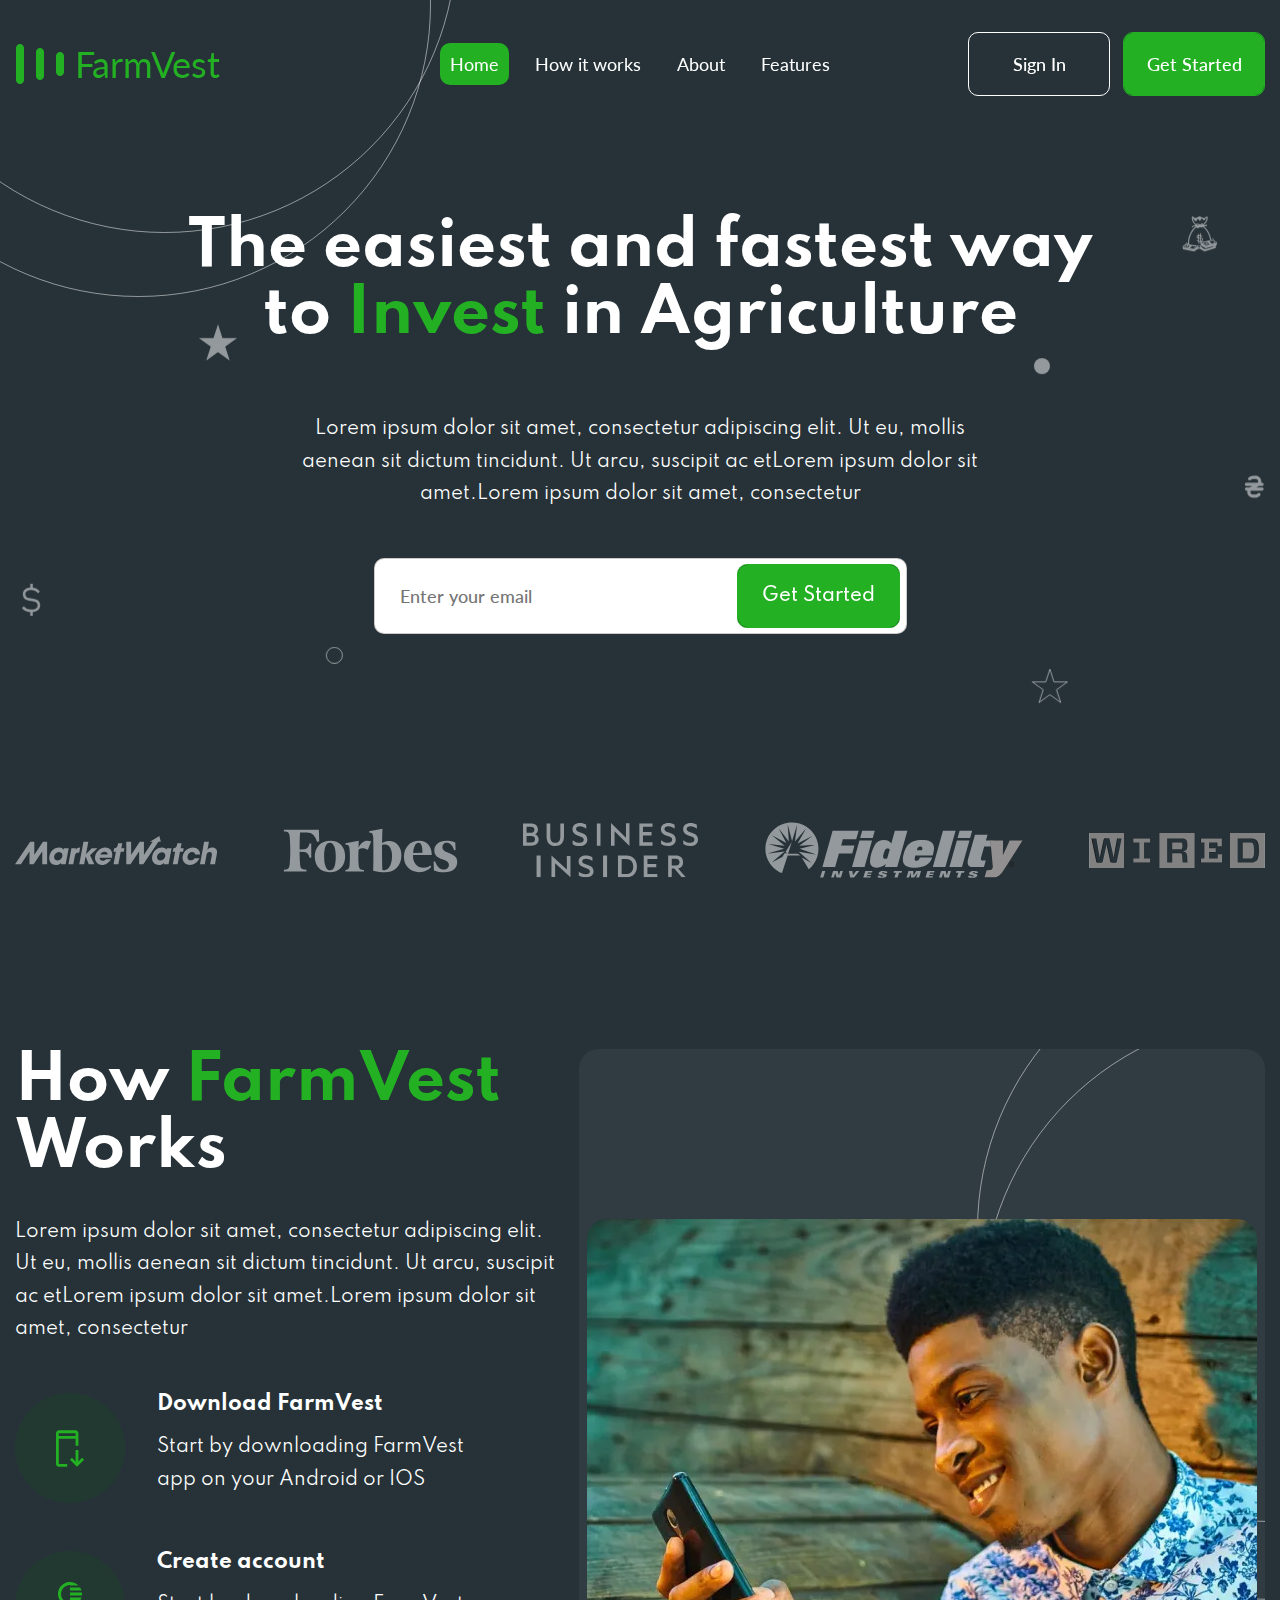
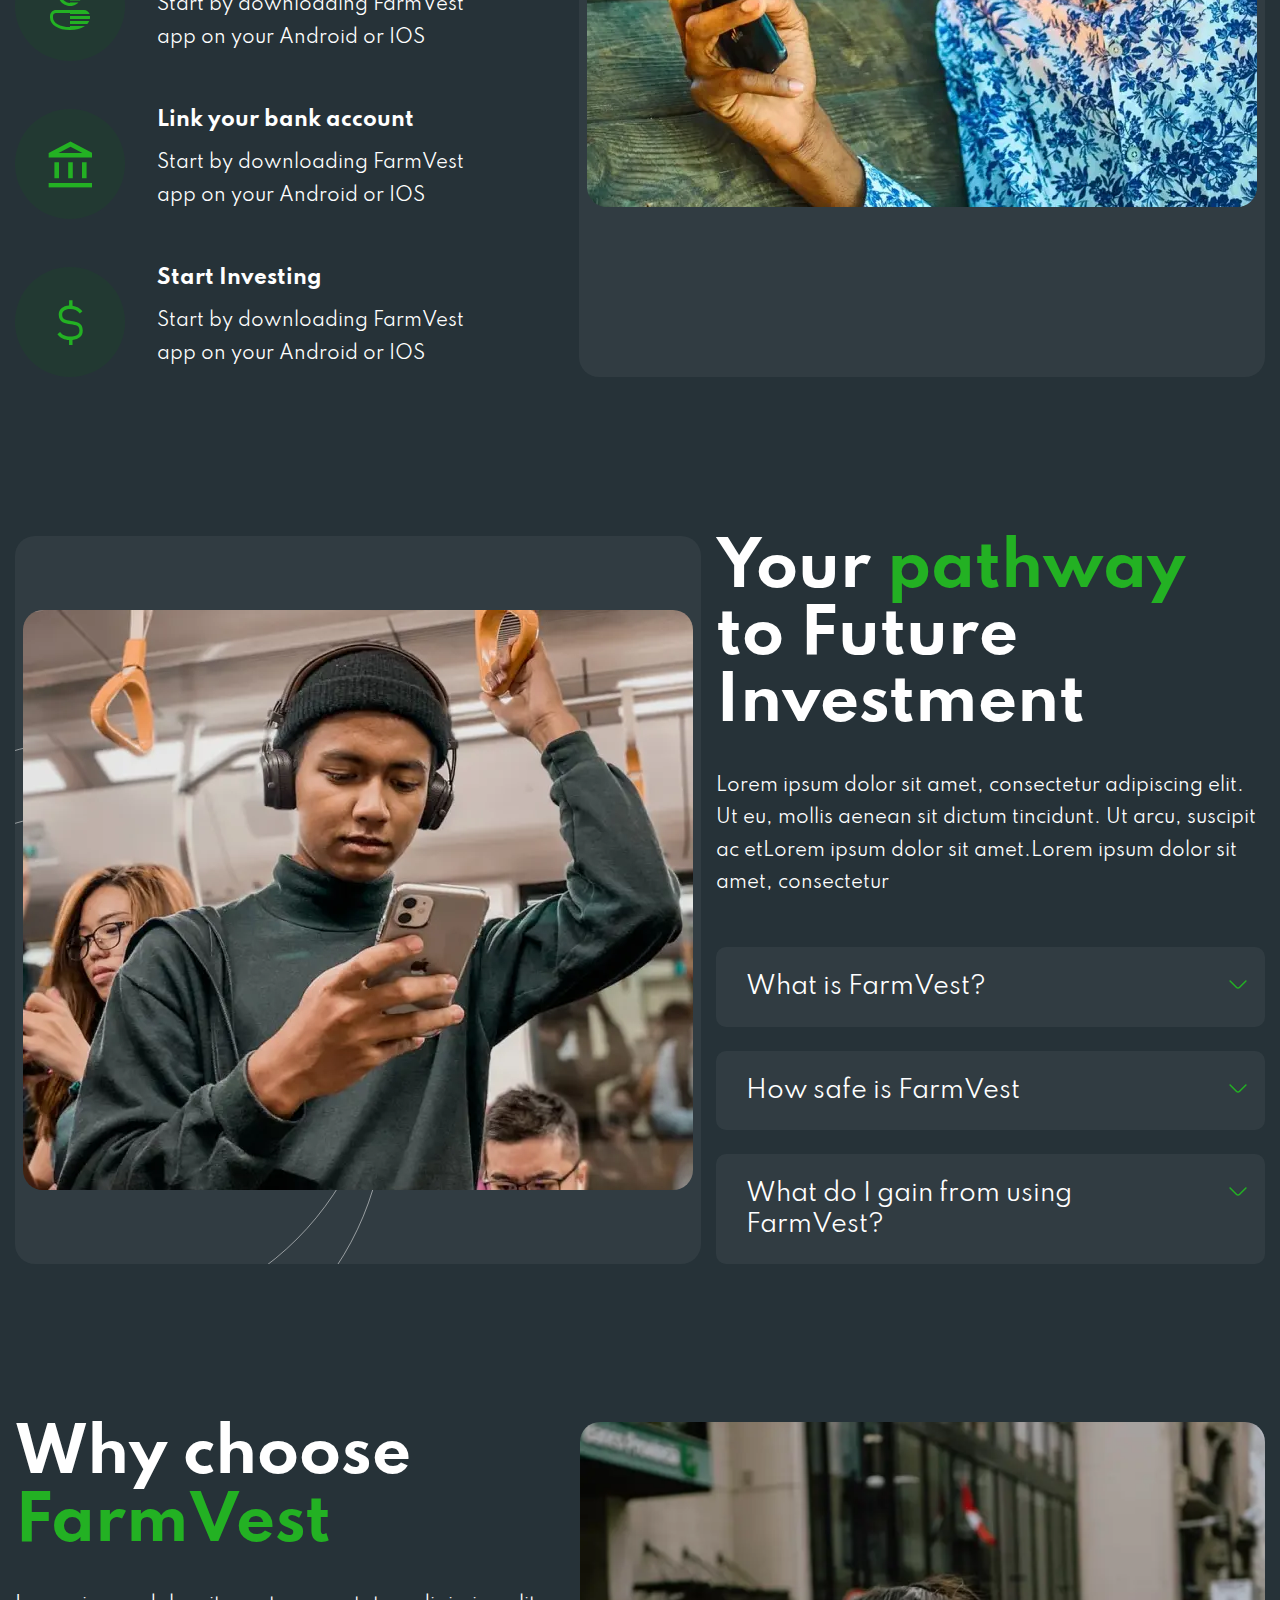
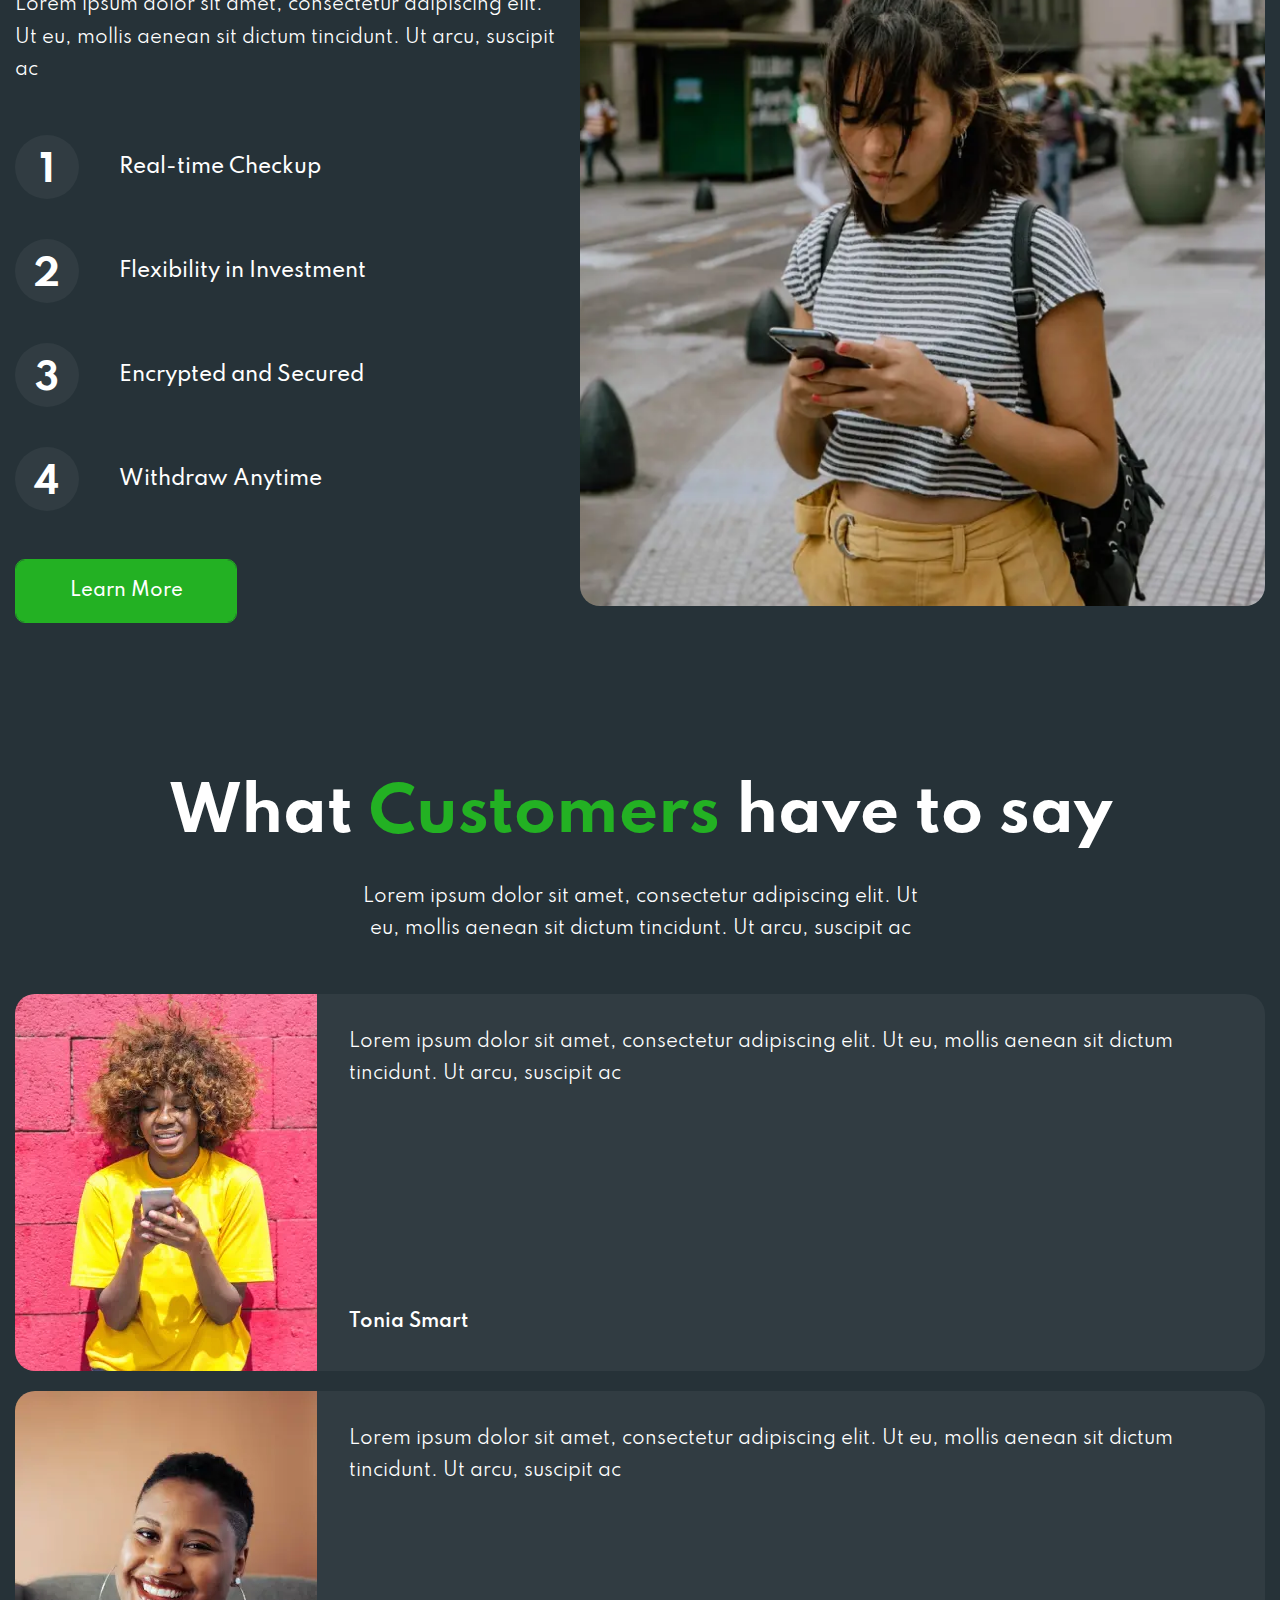
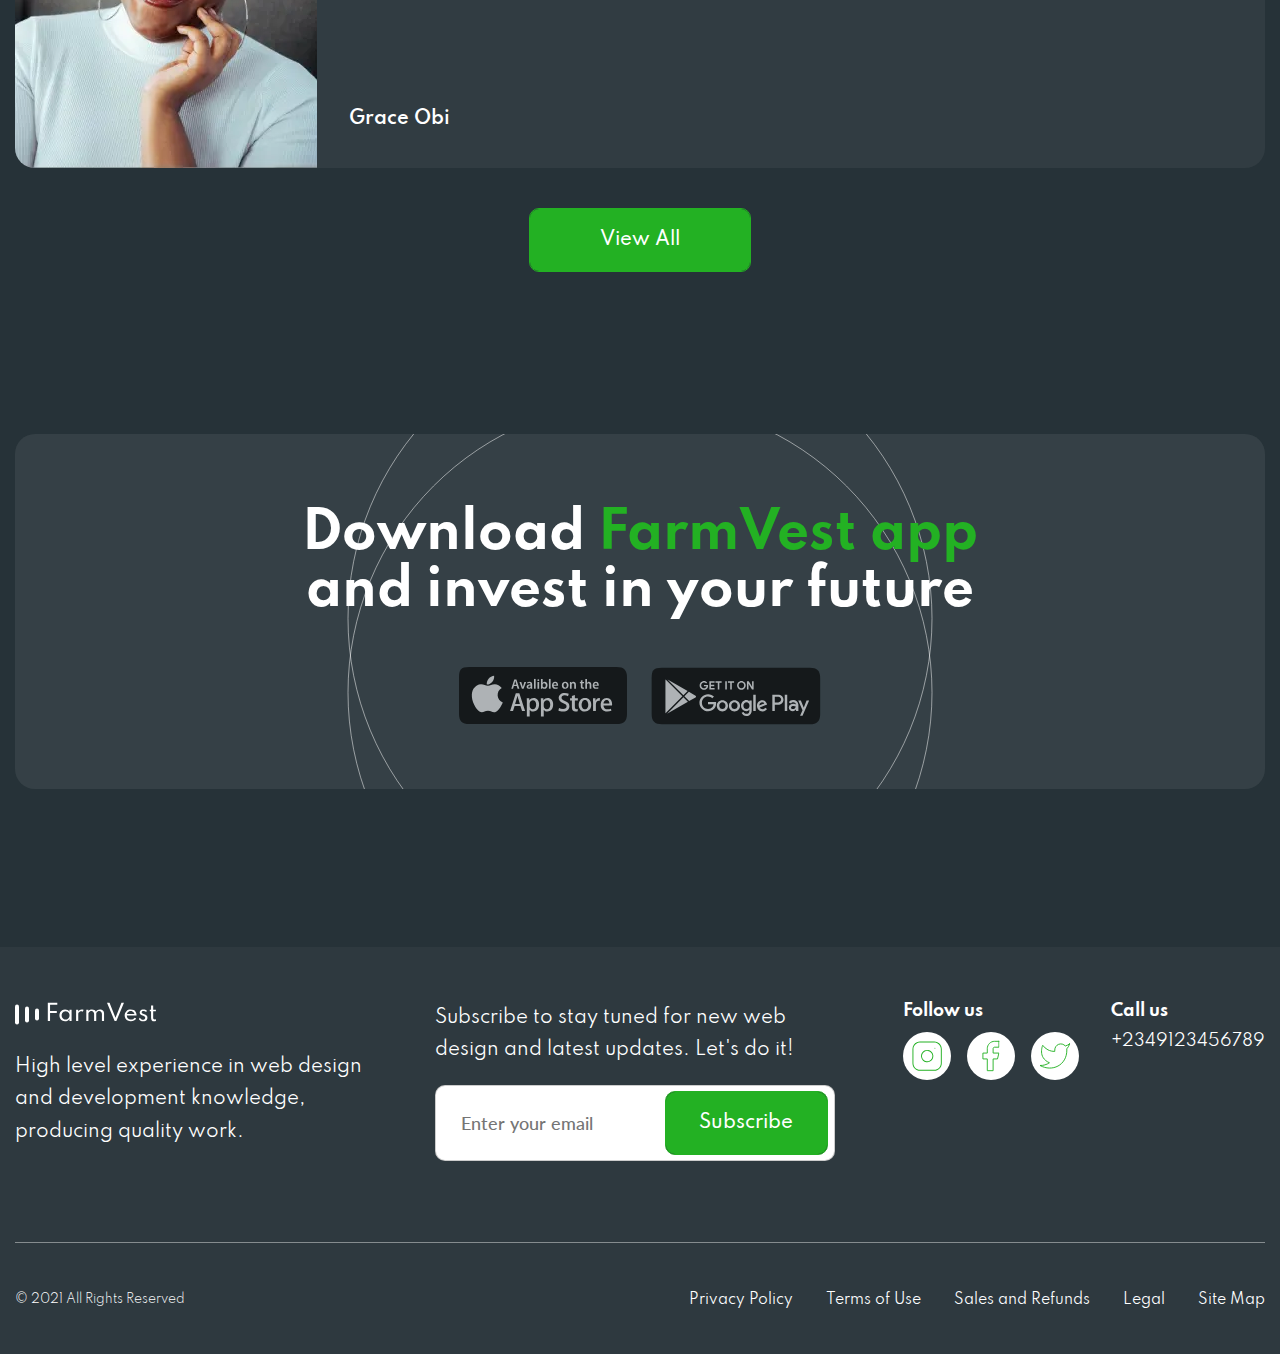
<file: farmvest/index.html>
<!DOCTYPE html>
<html lang="en">

<head>
	<title>FarmVest</title>
	<meta charset="UTF-8">
	<meta name="format-detection" content="telephone=no">
	<!-- <style>body{opacity: 0;}</style> -->
	<link rel="stylesheet" href="css/style.min.css?_v=20230412172122">
	<link rel="shortcut icon" href="favicon.ico">
	<!-- <meta name="robots" content="noindex, nofollow"> -->
	<meta name="viewport" content="width=device-width, initial-scale=1.0">
</head>

<body>
	<div class="wrapper">
		<header class="header">
			<div class="header__container">
				<a href="#" class="header__logo">
					<svg class="header__logo-icon">
						<use xlink:href="img/icons/icons.svg#logo-schema"></use>
					</svg>
					<span class="header__logo-text">FarmVest</span>
				</a>
				<div class="header__menu menu">
					<nav class="menu__body">
						<ul class="menu__list">
							<li class="menu__item"><a href="#" data-goto=".page__top" data-goto-header class="menu__link active">Home</a></li>
							<li class="menu__item"><a href="#" data-goto=".page__how-works" data-goto-header class="menu__link">How
									it works</a></li>
							<li class="menu__item"><a href="#" data-goto=".page__pathway" data-goto-header class="menu__link">About</a></li>
							<li class="menu__item"><a href="#" data-goto=".page__why-choose" data-goto-header class="menu__link">Features</a></li>
						</ul>
					</nav>
				</div>
				<div class="header__buttons">
					<button type="button" class="header__button button button--transparent"><span>Sign In</span></button>
					<button type="button" class="header__button button button--solid"><span>Get Started</span></button>
					<button type="button" class="header__button-icon">
						<svg class="header__icon">
							<use xlink:href="img/icons/icons.svg#login"></use>
						</svg>
					</button>
					<button type="button" class="header__button-icon">
						<svg class="header__icon">
							<use xlink:href="img/icons/icons.svg#user"></use>
						</svg>
					</button>
					<button type="button" class="menu__icon icon-menu"><span></span></button>
				</div>
			</div>
		</header>
		<main class="page">
			<div class="page__container">
				<div class="page__inner">
					<section class="page__top top" data-watch="navigator" data-watch-threshold="0.5">
						<h1 class="top__title title">The easiest and fastest way to <span>Invest</span> in Agriculture</h1>
						<p class="top__text text">Lorem ipsum dolor sit amet, consectetur adipiscing elit. Ut eu, mollis
							aenean
							sit
							dictum tincidunt. Ut arcu, suscipit ac etLorem ipsum dolor sit amet.Lorem ipsum dolor sit amet,
							consectetur</p>
						<form action="#" class="top__form">
							<input autocomplete="off" type="email" name="form[]" data-error="Error" placeholder="Enter your email" class="top__input input">
							<button type="submit" class="top__button button button--solid button--form"><span>Get
									Started</span></button>
						</form>
						<div class="top__decor" data-prlx-mouse>
							<div class="top__decor--big-circles"></div>
							<svg class="top__decor--dollar">
								<use xlink:href="img/icons/icons.svg#dollar"></use>
							</svg>
							<svg class="top__decor--star">
								<use xlink:href="img/icons/icons.svg#star"></use>
							</svg>
							<svg class="top__decor--circle-transparent">
								<use xlink:href="img/icons/icons.svg#circle-transparent"></use>
							</svg>
							<svg class="top__decor--circle">
								<use xlink:href="img/icons/icons.svg#circle"></use>
							</svg>
							<svg class="top__decor--star-transparent">
								<use xlink:href="img/icons/icons.svg#star-transparent"></use>
							</svg>
							<svg class="top__decor--money-bag">
								<use xlink:href="img/icons/icons.svg#money-bag"></use>
							</svg>
							<svg class="top__decor--hryvnia">
								<use xlink:href="img/icons/icons.svg#hryvnia"></use>
							</svg>
						</div>
					</section>
					<section class="page__partners partners">
						<h2 hidden class="partners__title">Partners</h2>
						<div class="partners__items">
							<div class="partners__item">
								<img src="img/partner-1-marketwatch.svg" alt="Marketwatch">
							</div>
							<div class="partners__item">
								<img src="img/partner-2-forbes.svg" alt="Forbes">
							</div>
							<div class="partners__item">
								<img src="img/partner-3-business-insider.svg" alt="Business Insider">
							</div>
							<div class="partners__item">
								<img src="img/partner-4-fidelity-management.svg" alt="Fidelity Management">
							</div>
							<div class="partners__item">
								<img src="img/partner-5-wired.svg" alt="Wired">
							</div>
						</div>
					</section>
					<section class="page__how-works how-works" data-watch="navigator" data-watch-threshold="0.5">
						<div class="how-works__content">
							<h2 class="how-works__title title">How <span>FarmVest</span> Works</h2>
							<p class="how-works__text text">Lorem ipsum dolor sit amet, consectetur adipiscing elit. Ut eu,
								mollis
								aenean
								sit dictum tincidunt. Ut arcu, suscipit ac etLorem ipsum dolor sit amet.Lorem ipsum dolor sit
								amet,
								consectetur </p>
							<div class="how-works__items">
								<div class="how-works__icon-bg">
									<svg class="how-works__icon how-works__icon-download">
										<use xlink:href="img/icons/icons.svg#download"></use>
									</svg>
								</div>
								<div class="how-works__item">
									<h3 class="how-works__subtitle">Download FarmVest</h3>
									<p class="how-works__description text">Start by downloading FarmVest app
										on your Android or IOS</p>
								</div>
								<div class="how-works__icon-bg">
									<svg class="how-works__icon  how-works__icon-user">
										<use xlink:href="img/icons/icons.svg#user"></use>
									</svg>
								</div>
								<div class="how-works__item">
									<h3 class="how-works__subtitle">Create account</h3>
									<p class="how-works__description text">Start by downloading FarmVest app
										on your Android or IOS</p>
								</div>
								<div class="how-works__icon-bg">
									<svg class="how-works__icon  how-works__icon-bank">
										<use xlink:href="img/icons/icons.svg#bank"></use>
									</svg>
								</div>
								<div class="how-works__item">
									<h3 class="how-works__subtitle">Link your bank account</h3>
									<p class="how-works__description text">Start by downloading FarmVest app
										on your Android or IOS</p>
								</div>
								<div class="how-works__icon-bg">
									<svg class="how-works__icon  how-works__icon-dollar">
										<use xlink:href="img/icons/icons.svg#dollar"></use>
									</svg>
								</div>
								<div class="how-works__item">
									<h3 class="how-works__subtitle">Start Investing</h3>
									<p class="how-works__description text">Start by downloading FarmVest app
										on your Android or IOS</p>
								</div>
							</div>
						</div>
						<div class="how-works__image section-image" data-prlx-parent>
							<picture><source srcset="img/person-1.webp" type="image/webp"><img src="img/person-1.jpg" alt="Person" data-prlx></picture>
						</div>
					</section>
					<section class="page__pathway pathway" data-watch="navigator" data-watch-threshold="0.5">
						<div class="pathway__content">
							<h2 class="pathway__title title">Your <span>pathway</span> to Future Investment</h2>
							<p class="pathway__text text">Lorem ipsum dolor sit amet, consectetur adipiscing elit. Ut eu,
								mollis aenean sit dictum tincidunt. Ut arcu, suscipit ac etLorem ipsum dolor sit amet.Lorem
								ipsum dolor sit
								amet, consectetur
							</p>
							<div data-spollers class="pathway__spollers spollers">
								<div class="spollers__item">
									<button type="button" data-spoller class="spollers__title">What is FarmVest?
									</button>
									<p class="spollers__body text">Lorem ipsum dolor sit amet consectetur adipisicing elit.
										Itaque
										necessitatibus repellat sapiente magni, porro illo autem animi a nulla nihil eos suscipit
										id, assumenda ad officia sunt! Perferendis, tempore doloremque.
									</p>
									<svg class="spollers__icon">
										<use xlink:href="img/icons/icons.svg#arrow-down"></use>
									</svg>
								</div>
								<div class="spollers__item">
									<button type="button" data-spoller class="spollers__title">How safe is FarmVest
									</button>
									<p class="spollers__body text">Lorem ipsum dolor sit amet consectetur adipisicing elit.
										Itaque
										necessitatibus repellat sapiente magni, porro illo autem animi a nulla nihil eos suscipit
										id, assumenda ad officia sunt! Perferendis, tempore doloremque.
									</p>
									<svg class="spollers__icon">
										<use xlink:href="img/icons/icons.svg#arrow-down"></use>
									</svg>
								</div>
								<div class="spollers__item">
									<button type="button" data-spoller class="spollers__title">What do I gain from using
										FarmVest?
									</button>
									<p class="spollers__body text">Lorem ipsum dolor sit amet consectetur adipisicing elit.
										Itaque
										necessitatibus repellat sapiente magni, porro illo autem animi a nulla nihil eos suscipit
										id, assumenda ad officia sunt! Perferendis, tempore doloremque.
									</p>
									<svg class="spollers__icon">
										<use xlink:href="img/icons/icons.svg#arrow-down"></use>
									</svg>
								</div>
							</div>
						</div>
						<div class="pathway__image section-image" data-prlx-parent>
							<picture><source srcset="img/person-2.webp" type="image/webp"><img src="img/person-2.jpg" alt="Person" data-prlx></picture>
						</div>
					</section>
					<section class="page__why-choose why-choose" data-watch="navigator" data-watch-threshold="0.5">
						<div class="why-choose__content">
							<h2 class="why-choose__title title">Why choose <span>FarmVest</span></h2>
							<p class="why-choose__text text">Lorem ipsum dolor sit amet, consectetur adipiscing elit. Ut eu,
								mollis aenean sit dictum tincidunt. Ut arcu, suscipit ac</p>
							<ol class="why-choose__list">
								<li class="why-choose__item">Real-time Checkup</li>
								<li class="why-choose__item">Flexibility in Investment</li>
								<li class="why-choose__item">Encrypted and Secured</li>
								<li class="why-choose__item">Withdraw Anytime</li>
							</ol>
							<button type="button" class="why-choose__button button button--solid"><span>Learn
									More</span></button>
						</div>
						<div class="why-choose__image">
							<picture><source srcset="img/person-3.webp" type="image/webp"><img src="img/person-3.jpg" alt="Person"></picture>
						</div>
					</section>
					<section class="page__reviews reviews">
						<h2 class="reviews__title title">What <span>Customers</span> have to say</h2>
						<p class="reviews__text text">
							Lorem ipsum dolor sit amet, consectetur adipiscing elit. Ut eu, mollis aenean sit dictum tincidunt.
							Ut arcu, suscipit ac
						</p>
						<div class="reviews__cards">
							<div class="reviews__card">
								<div class="reviews__image">
									<picture><source srcset="img/person-4.webp" type="image/webp"><img src="img/person-4.jpg" alt="Person"></picture>
								</div>
								<div class="reviews__content">
									<p class="reviews__testimonial text">
										Lorem ipsum dolor sit amet, consectetur adipiscing elit. Ut eu, mollis aenean sit dictum
										tincidunt. Ut arcu, suscipit ac
									</p>
									<span class="reviews__user-name">Tonia Smart</span>
								</div>
							</div>
							<div class="reviews__card">
								<div class="reviews__image">
									<picture><source srcset="img/person-5.webp" type="image/webp"><img src="img/person-5.jpg" alt="Person"></picture>
								</div>
								<div class="reviews__content">
									<p class="reviews__testimonial text">
										Lorem ipsum dolor sit amet, consectetur adipiscing elit. Ut eu, mollis aenean sit dictum
										tincidunt. Ut arcu, suscipit ac
									</p>
									<span class="reviews__user-name">Grace Obi</span>
								</div>
							</div>
						</div>
						<a href="#" class="reviews__button button button--solid"><span>View All</span></a>
					</section>
					<section class="page__download download">
						<h2 class="download__title title">Download <span>FarmVest app</span> and invest in your future</h2>
						<div class="download__apps">
							<a href="" class="download__app">
								<img src="img/app-store.svg" alt="App Store">
							</a>
							<a href="" class="download__app">
								<img src="img/google-play.svg" alt="Google Play">
							</a>
						</div>
					</section>
				</div>
			</div>
		</main>
		<footer class="footer">
			<div class="footer__container">
				<div class="footer__content">
					<a href="#" class="footer__logo">
						<img src="img/sitelogo.svg" alt="Logo">
					</a>
					<p class="footer__text text">High level experience in web design and development knowledge, producing quality
						work.</p>
					<p class="footer__cta text"><span>Subscribe to stay tuned for new web design and latest updates. Let's do
							it!</span></p>
					<form action="#" class="footer__form top__form">
						<input autocomplete="off" type="email" name="form[]" data-error="Error" placeholder="Enter your email" class="top__input input">
						<button type="submit" class="top__button button button--solid button--form"><span>Subscribe</span></button>
					</form>
					<span class="footer__contacts-label footer__contacts-label-soc">Follow us</span>
					<div class="footer__socials">
						<a href="#" class="footer__social-bg">
							<svg class="footer__social footer__social-instagram">
								<use xlink:href="img/icons/icons.svg#instagram"></use>
							</svg>
						</a>
						<a href="#" class="footer__social-bg">
							<svg class="footer__social footer__social-facebook">
								<use xlink:href="img/icons/icons.svg#facebook"></use>
							</svg>
						</a>
						<a href="#" class="footer__social-bg">
							<svg class="footer__social footer__social-twitter">
								<use xlink:href="img/icons/icons.svg#twitter"></use>
							</svg>
						</a>
					</div>
					<span class="footer__contacts-label footer__contacts-label-tel">Call us</span>
					<a class="footer__contacts-tel" href="tel:+2349123456789">+2349123456789</a>
				</div>
				<div class="footer__bottom">
					<span class="footer__copyright">© 2021 All Rights Reserved</span>
					<ul class="footer__menu">
						<li class="footer__menu-item"><a href="#" class="footer__menu-link">Privacy Policy</a></li>
						<li class="footer__menu-item"><a href="#" class="footer__menu-link">Terms of Use</a></li>
						<li class="footer__menu-item"><a href="#" class="footer__menu-link">Sales and Refunds</a></li>
						<li class="footer__menu-item"><a href="#" class="footer__menu-link">Legal</a></li>
						<li class="footer__menu-item"><a href="#" class="footer__menu-link">Site Map</a></li>
					</ul>
				</div>
			</div>
		</footer>
	</div>
	<script src="js/app.min.js?_v=20230412172122"></script>
</body>

</html>
</file>
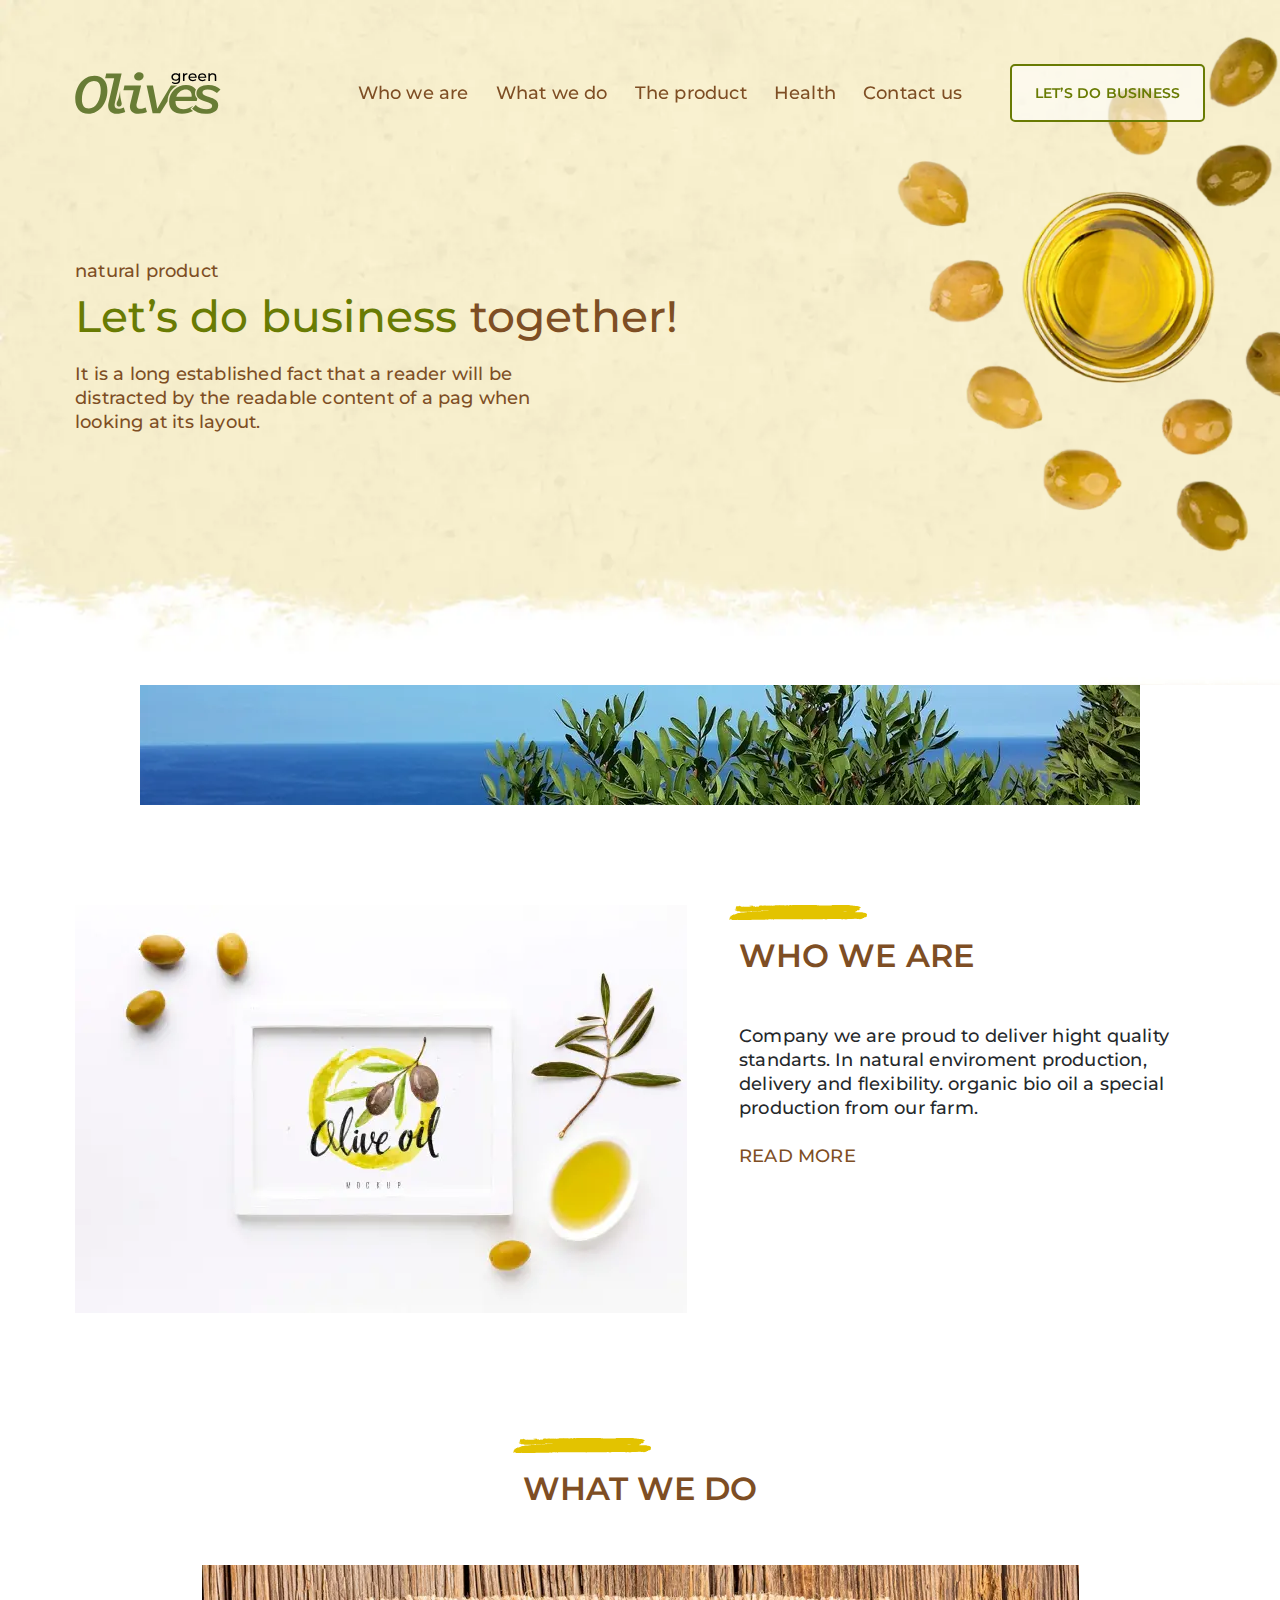
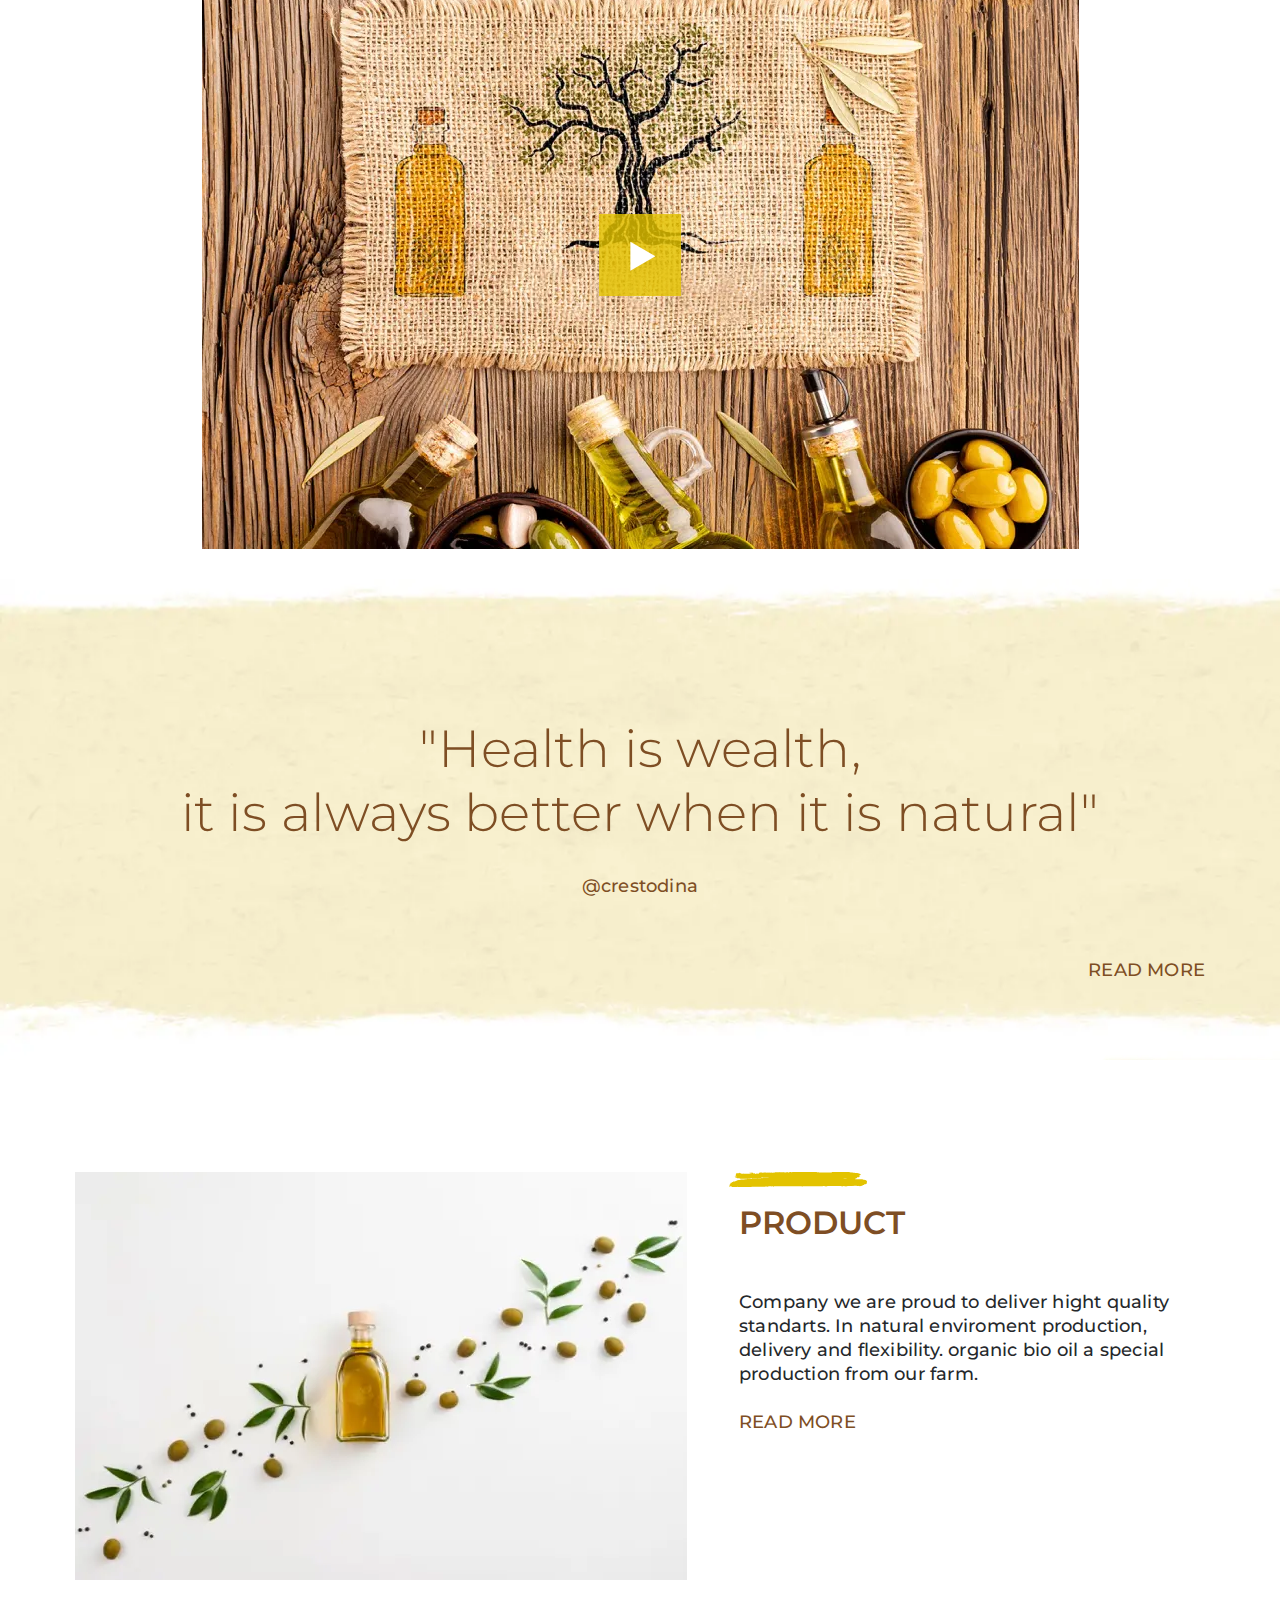
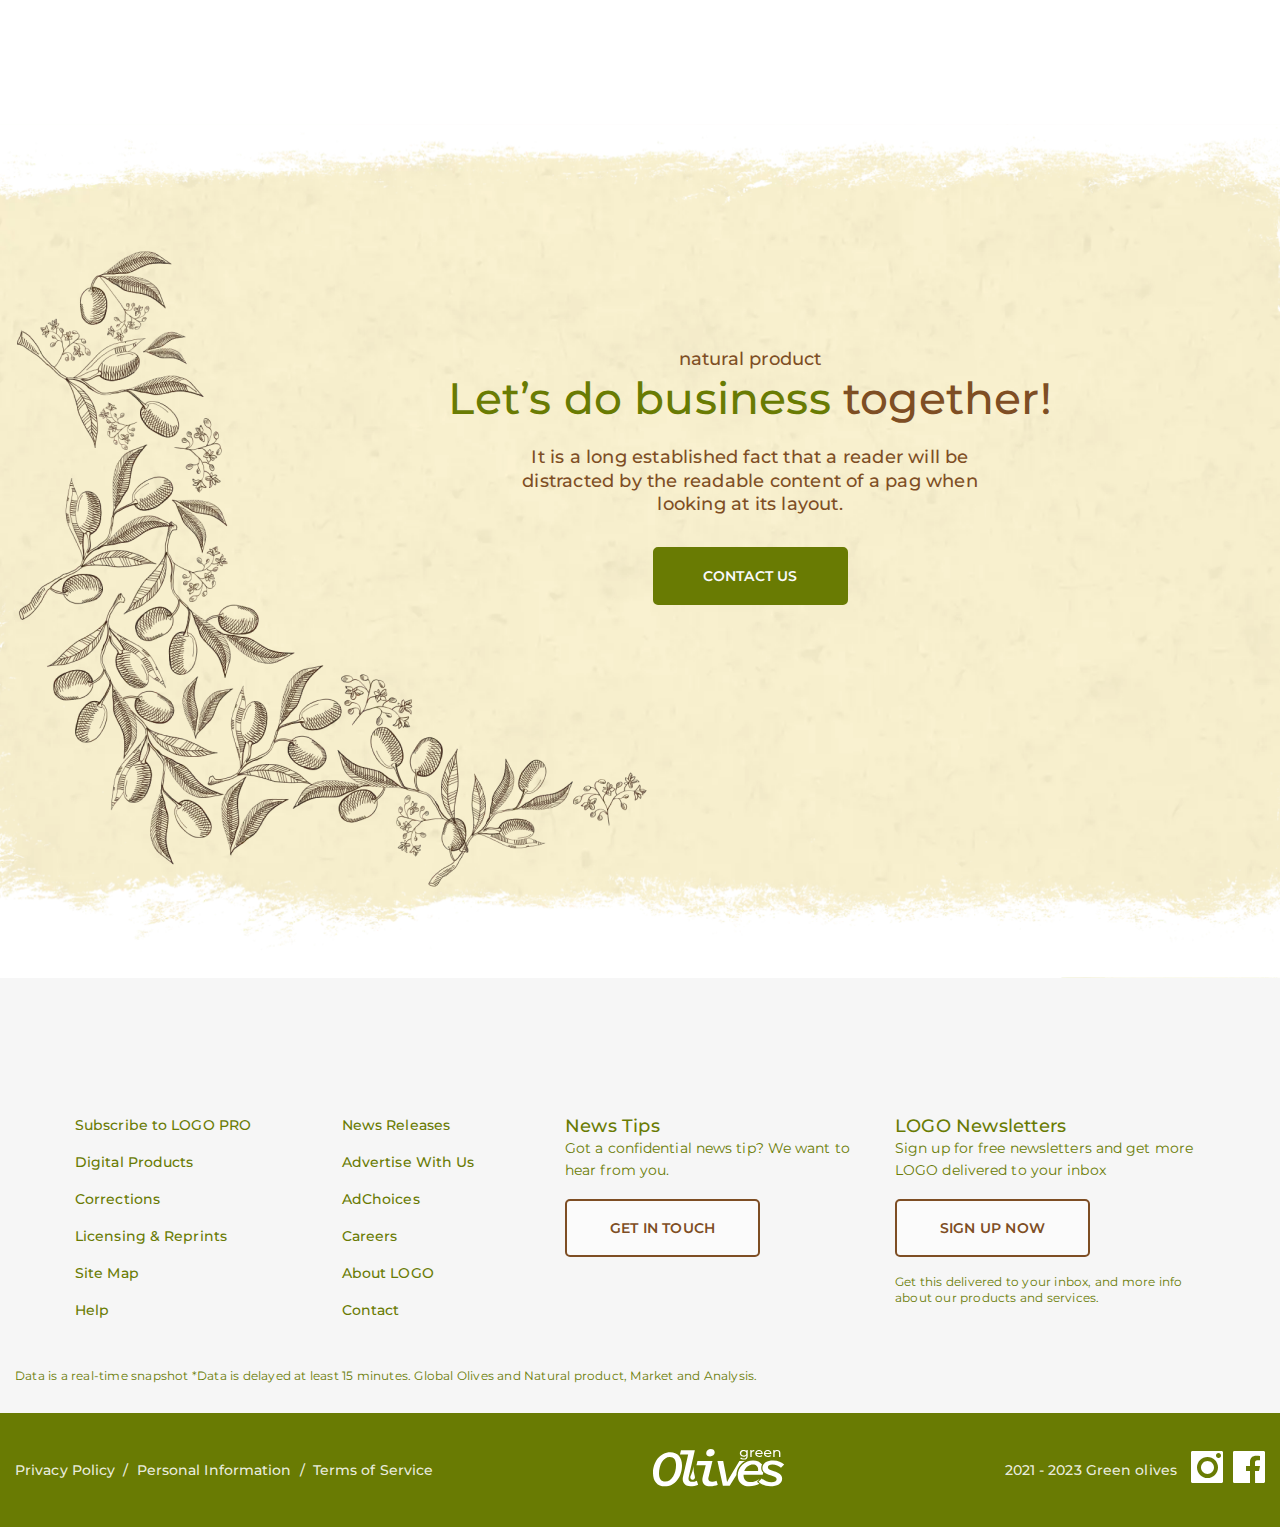
<file: greenolives/index.html>
<!DOCTYPE html>
<html lang="en">

<head>
	<title>HomePage</title>
	<meta charset="UTF-8">
	<meta name="format-detection" content="telephone=no">
	<!-- <style>body{opacity: 0;}</style> -->
	<link rel="stylesheet" href="css/style.min.css?_v=20230609113236">
	<link rel="shortcut icon" href="favicon.ico">
	<!-- <meta name="robots" content="noindex, nofollow"> -->
	<meta name="viewport" content="width=device-width, initial-scale=1.0">
</head>

<body>
	<div class="wrapper">
		<header class="header" data-scroll data-scroll-show="500">
			<div class="header__container">
				<a href="#" class="header__logo">
					<img src="img/logo.svg" alt="Logo">
				</a>
				<div class="header__menu menu">
					<nav class="menu__body">
						<ul class="menu__list">
							<li class="menu__item"><a href="#" class="menu__link">Who we are</a></li>
							<li class="menu__item"><a href="#" class="menu__link">What we do</a></li>
							<li class="menu__item"><a href="#" class="menu__link">The product</a></li>
							<li class="menu__item"><a href="#" class="menu__link">Health</a></li>
							<li class="menu__item"><a href="#" class="menu__link">Contact us</a></li>
						</ul>
					</nav>
				</div>
				<button type="button" class="menu__icon icon-user">
					<img src="img/user.svg" alt="Image">
				</button>
				<button type="button" class="menu__icon icon-menu"><span></span></button>
				<button type="button" class="header__button button button--framed-olive">LET’S DO BUSINESS</button>
			</div>
		</header>
		<main class="page">
			<section class="page__hero hero">
				<div class="hero__container">
					<h2 class="hero__descript descript">natural product</h2>
					<h1 class="hero__title title">Let’s do business <span>together!</span></h1>
					<p class="hero__text text">It is a long established fact that a reader will be distracted by the readable
						content of a pag when looking at its layout.</p>
					<div class="hero__decor">
						<picture><source srcset="img/olives-top.webp" type="image/webp"><img src="img/olives-top.png" alt="Image"></picture>
					</div>
				</div>
			</section>
			<div class="page__insertion">
				<picture><source srcset="img/sea.webp" type="image/webp"><img src="img/sea.jpg" alt="Image"></picture>
			</div>
			<section class="page__whoweare typical-block">
				<div class="typical-block__container">
					<div class="typical-block__image">
						<picture><source srcset="img/whoweare.webp" type="image/webp"><img src="img/whoweare.jpg" alt="Image"></picture>
					</div>
					<div class="typical-block__content">
						<h2 class="typical-block__title section-title">Who We Are</h2>
						<p class="typical-block__text section-text">Company we are proud to deliver hight quality standarts.
							In
							natural enviroment
							production, delivery and flexibility. organic bio oil a special production from our farm.
						</p>
						<a href="#" class="typical-block__button read-more">READ MORE</a>
					</div>
				</div>
			</section>
			<section class="page__whatwedo whatwedo">
				<div class="whatwedo__container">
					<h2 class="whatwedo__title section-title">What We Do</h2>
					<div src="#" class="whatwedo__image">
						<picture><source srcset="img/whatwedo.webp" type="image/webp"><img src="img/whatwedo.jpg" alt="Image"></picture>
						<a href="https://youtu.be/WdZ2ZsdChmk" target="_blank" class="whatwedo__link">
							<svg width="82" height="82" viewBox="0 0 82 82" fill="none" xmlns="http://www.w3.org/2000/svg">
								<rect opacity="0.81" width="82" height="82" fill="#E3C300" />
								<path d="M56.375 42.2812L31.3906 56.706L31.3906 27.8565L56.375 42.2812Z" fill="white" />
							</svg>
						</a>
					</div>
				</div>
			</section>
			<section class="page__instagram instagram">
				<div class="instagram__container">
					<h2 hidden class="instagram__title">Instagram</h2>
					<blockquote class="instagram__quote">"Health is wealth,<br>
						it is always better when it is natural"</blockquote>
					<div class="instagram__signing">@crestodina</div>
					<a href="#" class="instagram__button read-more">READ MORE</a>
				</div>
			</section>
			<section class="page__product typical-block">
				<div class="typical-block__container">
					<div class="typical-block__image">
						<picture><source srcset="img/product.webp" type="image/webp"><img src="img/product.jpg" alt="Image"></picture>
					</div>
					<div class="typical-block__content">
						<h2 class="typical-block__title section-title">Product</h2>
						<p class="typical-block__text section-text">Company we are proud to deliver hight quality standarts.
							In
							natural enviroment production, delivery and flexibility. organic bio oil a special production from
							our farm.
						</p>
						<a href="#" class="typical-block__button read-more">READ MORE</a>
					</div>
				</div>
			</section>
			<section class="page__cta cta">
				<div class="cta__container-large">
					<div class="cta__decor">
						<picture><source srcset="img/olives.webp" type="image/webp"><img src="img/olives.png" alt="Image"></picture>
					</div>
					<div class="cta__content">
						<h2 class="cta__descript descript">natural product</h2>
						<h3 class="cta__title title">Let’s do business <span>together!</span></h3>
						<p class="cta__text text">It is a long established fact that a reader will be distracted by the
							readable
							content of a pag when looking at its layout.</p>
						<a href="#" class="cta__button button button--filled">CONTACT US</a>
					</div>
				</div>
			</section>
		</main>
		<footer class="footer">
			<nav class="footer-navigation">
				<div class="footer-navigation__container">
					<ul class="footer-navigation__column">
						<li class="footer-navigation__item"><a href="#" class="footer-navigation__link">Subscribe to LOGO PRO</a>
						</li>
						<li class="footer-navigation__item"><a href="#" class="footer-navigation__link">Digital Products</a></li>
						<li class="footer-navigation__item"><a href="#" class="footer-navigation__link">Corrections</a></li>
						<li class="footer-navigation__item"><a href="#" class="footer-navigation__link">Licensing & Reprints</a>
						</li>
						<li class="footer-navigation__item"><a href="#" class="footer-navigation__link">Site Map</a></li>
						<li class="footer-navigation__item"><a href="#" class="footer-navigation__link">Help</a></li>
					</ul>
					<ul class="footer-navigation__column">
						<li class="footer-navigation__item"><a href="#" class="footer-navigation__link">News Releases</a></li>
						<li class="footer-navigation__item"><a href="#" class="footer-navigation__link">Advertise With Us</a></li>
						<li class="footer-navigation__item"><a href="#" class="footer-navigation__link">AdChoices</a></li>
						<li class="footer-navigation__item"><a href="#" class="footer-navigation__link">Careers</a></li>
						<li class="footer-navigation__item"><a href="#" class="footer-navigation__link">About LOGO</a></li>
						<li class="footer-navigation__item"><a href="#" class="footer-navigation__link">Contact</a></li>
					</ul>
					<div class="footer-navigation__column">
						<h3 class="footer-navigation__title">News Tips</h3>
						<p class="footer-navigation__text">Got a confidential news tip? We want to hear from you.</p>
						<a href="#" class="footer-navigation__button button button--framed-brown">GET IN TOUCH</a>
					</div>
					<div class="footer-navigation__column">
						<h3 class="footer-navigation__title">LOGO Newsletters
						</h3>
						<p class="footer-navigation__text">Sign up for free newsletters and get more LOGO delivered to your inbox
						</p>
						<a href="#" class="footer-navigation__button button button--framed-brown">SIGN UP NOW</a>
						<p class="footer-navigation__small-text">Get this delivered to your inbox, and more info about our products
							and services.</p>
					</div>
				</div>
			</nav>
			<p class="footer-remark">
				Data is a real-time snapshot *Data is delayed at least 15 minutes. Global Olives and Natural product, Market and
				Analysis.
			</p>
			<div class="footer-bottom">
				<div class="footer-bottom__container-big">
					<nav class="footer-bottom__menu menu-bottom">
						<ul class="menu-bottom__list">
							<li class="menu-bottom__item"><a href="#" class="menu-bottom__link">Privacy Policy</a></li>
							<li class="menu-bottom__item"><a href="#" class="menu-bottom__link">Personal Information</a></li>
							<li class="menu-bottom__item"><a href="#" class="menu-bottom__link">Terms of Service</a></li>
						</ul>
					</nav>
					<a href="#" class="footer-bottom__logo">
						<svg width="132" height="38" viewBox="0 0 132 38" fill="none" xmlns="http://www.w3.org/2000/svg">
							<path d="M94.7101 0.990391V7.01039C94.7101 8.23039 94.3901 9.13039 93.7301 9.71039C93.0801 10.2904 92.1101 10.5804 90.8101 10.5804C90.1001 10.5804 89.4301 10.4904 88.7901 10.3104C88.1501 10.1304 87.6301 9.87039 87.2301 9.54039L87.8801 8.57039C88.2301 8.85039 88.6601 9.07039 89.1801 9.23039C89.6901 9.39039 90.2301 9.47039 90.7701 9.47039C91.6501 9.47039 92.3001 9.28039 92.7201 8.89039C93.1401 8.50039 93.3501 7.92039 93.3501 7.13039V6.58039C93.0301 6.94039 92.6401 7.21039 92.1701 7.39039C91.7001 7.57039 91.2001 7.66039 90.6501 7.66039C89.9301 7.66039 89.2801 7.52039 88.7001 7.23039C88.1201 6.94039 87.6601 6.55039 87.3301 6.03039C87.0001 5.52039 86.8301 4.93039 86.8301 4.27039C86.8301 3.61039 87.0001 3.03039 87.3301 2.51039C87.6601 2.00039 88.1201 1.60039 88.7001 1.32039C89.2801 1.04039 89.9301 0.900391 90.6501 0.900391C91.2201 0.900391 91.7401 1.00039 92.2301 1.19039C92.7201 1.38039 93.1101 1.67039 93.4301 2.04039V0.960392H94.7101V0.990391ZM92.1201 6.27039C92.5101 6.08039 92.8201 5.81039 93.0401 5.46039C93.2601 5.11039 93.3701 4.72039 93.3701 4.28039C93.3701 3.60039 93.1301 3.06039 92.6501 2.64039C92.1701 2.22039 91.5501 2.02039 90.8001 2.02039C90.0401 2.02039 89.4101 2.23039 88.9301 2.64039C88.4501 3.06039 88.2101 3.60039 88.2101 4.28039C88.2101 4.72039 88.3201 5.11039 88.5401 5.46039C88.7601 5.81039 89.0701 6.08039 89.4601 6.27039C89.8501 6.46039 90.3001 6.56039 90.8001 6.56039C91.2901 6.56039 91.7301 6.47039 92.1201 6.27039Z" fill="white" />
							<path d="M99.6498 1.23992C100.11 1.02992 100.67 0.919922 101.33 0.919922V2.13992C101.26 2.12992 101.15 2.12992 101.02 2.12992C100.28 2.12992 99.7098 2.32992 99.2898 2.73992C98.8698 3.14992 98.6598 3.72992 98.6598 4.47992V7.94992H97.2998V0.979923H98.5998V2.14992C98.8398 1.74992 99.1798 1.44992 99.6498 1.23992Z" fill="white" />
							<path d="M109.68 4.88969H103.59C103.67 5.49969 103.96 5.99969 104.46 6.36969C104.95 6.73969 105.57 6.92969 106.31 6.92969C107.21 6.92969 107.93 6.64969 108.48 6.08969L109.23 6.90969C108.89 7.27969 108.47 7.55969 107.96 7.74969C107.45 7.93969 106.89 8.03969 106.27 8.03969C105.48 8.03969 104.77 7.88969 104.16 7.58969C103.55 7.28969 103.07 6.85969 102.74 6.31969C102.41 5.77969 102.24 5.15969 102.24 4.47969C102.24 3.80969 102.4 3.19968 102.73 2.64968C103.06 2.10968 103.5 1.67968 104.08 1.37968C104.65 1.07968 105.3 0.929688 106.01 0.929688C106.73 0.929688 107.37 1.07968 107.93 1.37968C108.49 1.67968 108.93 2.10968 109.25 2.64968C109.57 3.18968 109.72 3.81969 109.72 4.51969C109.71 4.60969 109.7 4.72969 109.68 4.88969ZM104.37 2.53969C103.93 2.90969 103.67 3.38969 103.6 3.98969H108.41C108.34 3.39969 108.08 2.91969 107.64 2.54969C107.2 2.17969 106.66 1.98969 106.01 1.98969C105.36 1.98969 104.81 2.16969 104.37 2.53969Z" fill="white" />
							<path d="M118.35 4.88969H112.26C112.34 5.49969 112.63 5.99969 113.13 6.36969C113.62 6.73969 114.24 6.92969 114.98 6.92969C115.88 6.92969 116.6 6.64969 117.15 6.08969L117.9 6.90969C117.56 7.27969 117.14 7.55969 116.63 7.74969C116.12 7.93969 115.56 8.03969 114.94 8.03969C114.15 8.03969 113.44 7.88969 112.83 7.58969C112.22 7.28969 111.74 6.85969 111.41 6.31969C111.08 5.77969 110.91 5.15969 110.91 4.47969C110.91 3.80969 111.07 3.19968 111.4 2.64968C111.73 2.10968 112.17 1.67968 112.75 1.37968C113.32 1.07968 113.97 0.929688 114.68 0.929688C115.4 0.929688 116.04 1.07968 116.6 1.37968C117.16 1.67968 117.6 2.10968 117.92 2.64968C118.24 3.18968 118.39 3.81969 118.39 4.51969C118.38 4.60969 118.37 4.72969 118.35 4.88969ZM113.03 2.53969C112.59 2.90969 112.33 3.38969 112.26 3.98969H117.07C117 3.39969 116.74 2.91969 116.3 2.54969C115.86 2.17969 115.32 1.98969 114.67 1.98969C114.02 1.98969 113.47 2.16969 113.03 2.53969Z" fill="white" />
							<path d="M126.54 1.68992C127.1 2.19992 127.38 2.94992 127.38 3.94992V7.95992H126.02V4.08992C126.02 3.41992 125.85 2.90992 125.5 2.55992C125.15 2.21992 124.65 2.04992 124 2.04992C123.26 2.04992 122.68 2.24992 122.26 2.64992C121.84 3.04992 121.62 3.61992 121.62 4.36992V7.95992H120.26V0.989922H121.56V2.03992C121.83 1.67992 122.2 1.39992 122.67 1.20992C123.14 1.01992 123.67 0.919922 124.26 0.919922C125.22 0.919922 125.98 1.17992 126.54 1.68992Z" fill="white" />
							<path d="M0 24.13C0 13.24 6.87 3.25 17.35 3.25C24.62 3.25 29.02 8.37 29.02 16.44C29.02 27.33 22.2 37.32 11.75 37.32C4.46 37.32 0 32.16 0 24.13ZM23.03 16.01C23.03 10.88 21.03 7.96 16.8 7.96C10.23 7.96 6.01 16.09 6.01 24.53C6.01 29.67 8.03 32.61 12.31 32.61C18.88 32.61 23.03 24.47 23.03 16.01Z" fill="white" />
							<path d="M29.7105 30.1205C29.7105 29.2405 29.8205 28.3005 30.1105 27.2205L35.1605 5.49047H26.9805L27.9405 1.23047H41.8605L35.7705 27.7105C35.6305 28.3005 35.5205 28.9605 35.5205 29.7405C35.5205 31.9205 36.9905 32.8505 39.0505 32.8505C40.7205 32.8505 42.0205 32.4805 43.8505 31.6505L45.1405 35.7105C42.5905 36.8205 40.1305 37.3205 37.3405 37.3205C32.9005 37.3205 29.7105 34.7705 29.7105 30.1205Z" fill="white" />
							<path d="M49.3602 30.67C49.3602 29.76 49.5402 28.85 49.8002 27.81L52.7302 16.29H43.4902L44.4502 12.03H59.4602L55.5202 28.17C55.3802 28.67 55.3002 29.17 55.3002 29.6C55.3002 31.91 56.7602 32.85 58.9102 32.85C60.3702 32.85 61.7302 32.42 63.5202 31.72L64.7702 35.78C62.4902 36.72 60.2402 37.31 57.1602 37.31C52.4902 37.32 49.3602 34.91 49.3602 30.67ZM53.1902 4.13C53.1902 1.92 55.2602 0 57.7802 0C60.1102 0 61.7302 1.19 61.7302 3.32C61.7302 5.67 59.6402 7.45 57.0902 7.45C55.0002 7.46 53.1902 6.34 53.1902 4.13Z" fill="white" />
							<path d="M92.1202 12.0293H86.3902L78.4502 25.2093C76.9302 27.7193 75.4502 30.2593 74.2302 32.6293H74.0102C73.6202 30.1893 73.2502 27.6893 72.7902 25.2393L70.1902 12.0293H64.4502L69.8802 36.7093H76.6902L83.4002 26.0593C83.5502 19.9093 87.0002 14.6993 92.1202 12.0293Z" fill="white" />
							<path d="M41.9696 28.1406C41.9496 27.0706 41.5396 26.6306 40.9296 23.2106C40.7596 22.2706 40.4496 19.3706 40.5096 16.8906C40.1996 19.3406 39.4596 22.1806 39.1496 23.0906C38.0396 26.3906 37.5596 26.7806 37.3796 27.8306C37.3596 27.9806 37.3396 28.1406 37.3196 28.3206C37.2196 29.5906 37.9596 30.4406 38.9196 30.7306C39.0896 30.7806 39.2696 30.8206 39.4596 30.8306C39.6396 30.8406 39.8296 30.8306 40.0096 30.8006C40.9996 30.6506 41.8596 29.8906 41.9496 28.6206C41.9696 28.4506 41.9696 28.2906 41.9696 28.1406Z" fill="white" />
							<path d="M104.48 33.2299L104.05 32.7899L106.27 30.4799L106.13 30.2299C103.67 31.8899 100.89 33.1199 97.6195 33.1199C93.5295 33.1199 90.5495 30.9599 90.5495 26.2599C90.5495 26.1099 90.5695 25.9699 90.5695 25.8199H109.72C109.88 25.4099 110.1 24.5899 110.27 23.6199C108.88 22.3099 108.22 20.7599 108.22 18.9099C108.22 17.6999 108.5 16.5899 109.03 15.5999C107.35 13.0099 104.29 11.4199 100.06 11.4199C91.9695 11.4199 84.7695 17.6099 84.7695 26.4999C84.7695 33.6999 89.4895 37.3099 96.3495 37.3099C100.21 37.3099 103.72 36.3199 106.46 34.8499C105.74 34.3599 105.07 33.8299 104.48 33.2299ZM99.8395 15.6099C103.1 15.6099 105.16 17.5499 105.16 20.8699C105.16 21.2599 105.11 21.6699 105.04 22.0599H91.2895C92.8395 17.9399 96.5695 15.6099 99.8395 15.6099Z" fill="white" />
							<path d="M105.5 32.7897L108.77 29.3897C111.43 32.0397 114.92 33.2397 118.47 33.2397C121.55 33.2397 123.66 32.2897 123.66 30.2697C123.66 28.3697 121.73 27.6097 117.57 26.3497C112.12 24.6797 109.43 22.5197 109.43 18.9197C109.43 13.9297 114.34 11.4297 120.03 11.4297C125.16 11.4297 128.84 13.2797 131.19 15.4597L127.99 18.6997C125.83 16.9997 122.86 15.5197 119.4 15.5197C116.63 15.5197 114.91 16.5097 114.91 18.2697C114.91 20.0697 116.78 20.8897 120.97 22.2297C125.83 23.7397 129.14 25.5297 129.14 29.5497C129.14 35.0097 124 37.3297 117.47 37.3297C112.69 37.3197 108.22 35.5397 105.5 32.7897Z" fill="white" />
						</svg>
					</a>
					<div class="footer-bottom__actives">
						<p class="footer-bottom__copy">2021 - 2023 Green olives</p>
						<div class="footer-bottom__socials">
							<a href="#" class="footer-bottom__social">
								<svg width="32" height="33" viewBox="0 0 32 33" fill="none" xmlns="http://www.w3.org/2000/svg">
									<path d="M16.163 32.043H16.142C15.857 32.043 13.949 32.026 1.33398 32.002C0.980094 32.0017 0.64077 31.861 0.390625 31.6106C0.14048 31.3603 -9.92834e-08 31.0209 0 30.667V1.333C0.000529556 0.979456 0.14127 0.640558 0.391357 0.390658C0.641445 0.140758 0.98044 0.000264431 1.33398 0L30.667 0C31.0204 0.000264858 31.3593 0.140791 31.6093 0.390719C31.8592 0.640648 31.9997 0.979548 32 1.333V30.667C31.9995 31.0204 31.8589 31.3591 31.609 31.609C31.3591 31.8589 31.0204 31.9995 30.667 32C18.24 32.024 16.439 32.038 16.183 32.041L16.163 32.043ZM16.5 6C13.7162 6.00318 11.0473 7.11044 9.07886 9.07889C7.11041 11.0473 6.00318 13.7162 6 16.5C6.00318 19.2838 7.11041 21.9527 9.07886 23.9211C11.0473 25.8896 13.7162 26.9968 16.5 27C19.2838 26.9968 21.9527 25.8896 23.9211 23.9211C25.8896 21.9527 26.9968 19.2838 27 16.5C26.9968 13.7162 25.8896 11.0473 23.9211 9.07889C21.9527 7.11044 19.2838 6.00318 16.5 6ZM27.5 2C26.837 2 26.201 2.26339 25.7322 2.73223C25.2633 3.20107 25 3.83696 25 4.5C25 5.16304 25.2633 5.79893 25.7322 6.26777C26.201 6.73661 26.837 7 27.5 7C27.8283 7 28.1534 6.93534 28.4567 6.8097C28.76 6.68406 29.0357 6.49991 29.2678 6.26777C29.5 6.03562 29.6841 5.76002 29.8097 5.45671C29.9353 5.15339 30 4.8283 30 4.5C30 3.83696 29.7367 3.20107 29.2678 2.73223C28.799 2.26339 28.163 2 27.5 2ZM16.5 23C14.7767 22.9979 13.1247 22.3124 11.9061 21.0939C10.6876 19.8753 10.0021 18.2233 10 16.5C10.0019 14.7767 10.6873 13.1244 11.9059 11.9059C13.1245 10.6873 14.7767 10.0019 16.5 10C18.2233 10.0019 19.8755 10.6873 21.0941 11.9059C22.3127 13.1244 22.9981 14.7767 23 16.5C22.9979 18.2233 22.3124 19.8753 21.0939 21.0939C19.8753 22.3124 18.2233 22.9979 16.5 23Z" fill="white" />
								</svg>
							</a>
							<a href="#" class="footer-bottom__social">
								<svg width="32" height="32" viewBox="0 0 32 32" fill="none" xmlns="http://www.w3.org/2000/svg">
									<path fill-rule="evenodd" clip-rule="evenodd" d="M30.667 3.75128e-07H1.334C1.15886 -0.00013101 0.985418 0.0342511 0.823576 0.101182C0.661733 0.168112 0.514667 0.26628 0.39078 0.390073C0.266894 0.513867 0.168616 0.66086 0.101564 0.822652C0.0345121 0.984444 -4.92817e-08 1.15786 0 1.333L0 30.667C-4.92817e-08 30.8421 0.0345121 31.0156 0.101564 31.1773C0.168616 31.3391 0.266894 31.4861 0.39078 31.6099C0.514667 31.7337 0.661733 31.8319 0.823576 31.8988C0.985418 31.9657 1.15886 32.0001 1.334 32H17V20H13V15H17V11C17 6.867 19.617 4.833 23.3 4.833C24.5445 4.82896 25.7883 4.89239 27.026 5.023V9.343H24.473C22.468 9.344 22 10.3 22 11.695V15H27L26 20H22L22.08 32H30.667C31.0205 32 31.3596 31.8596 31.6096 31.6096C31.8596 31.3596 32 31.0205 32 30.667V1.333C32 0.979467 31.8596 0.640413 31.6096 0.390427C31.3596 0.140441 31.0205 3.75128e-07 30.667 3.75128e-07Z" fill="white" />
								</svg>
							</a>
						</div>
					</div>
				</div>
			</div>
		</footer>
	</div>
	<script src="js/app.min.js?_v=20230609113236"></script>
</body>

</html>
</file>
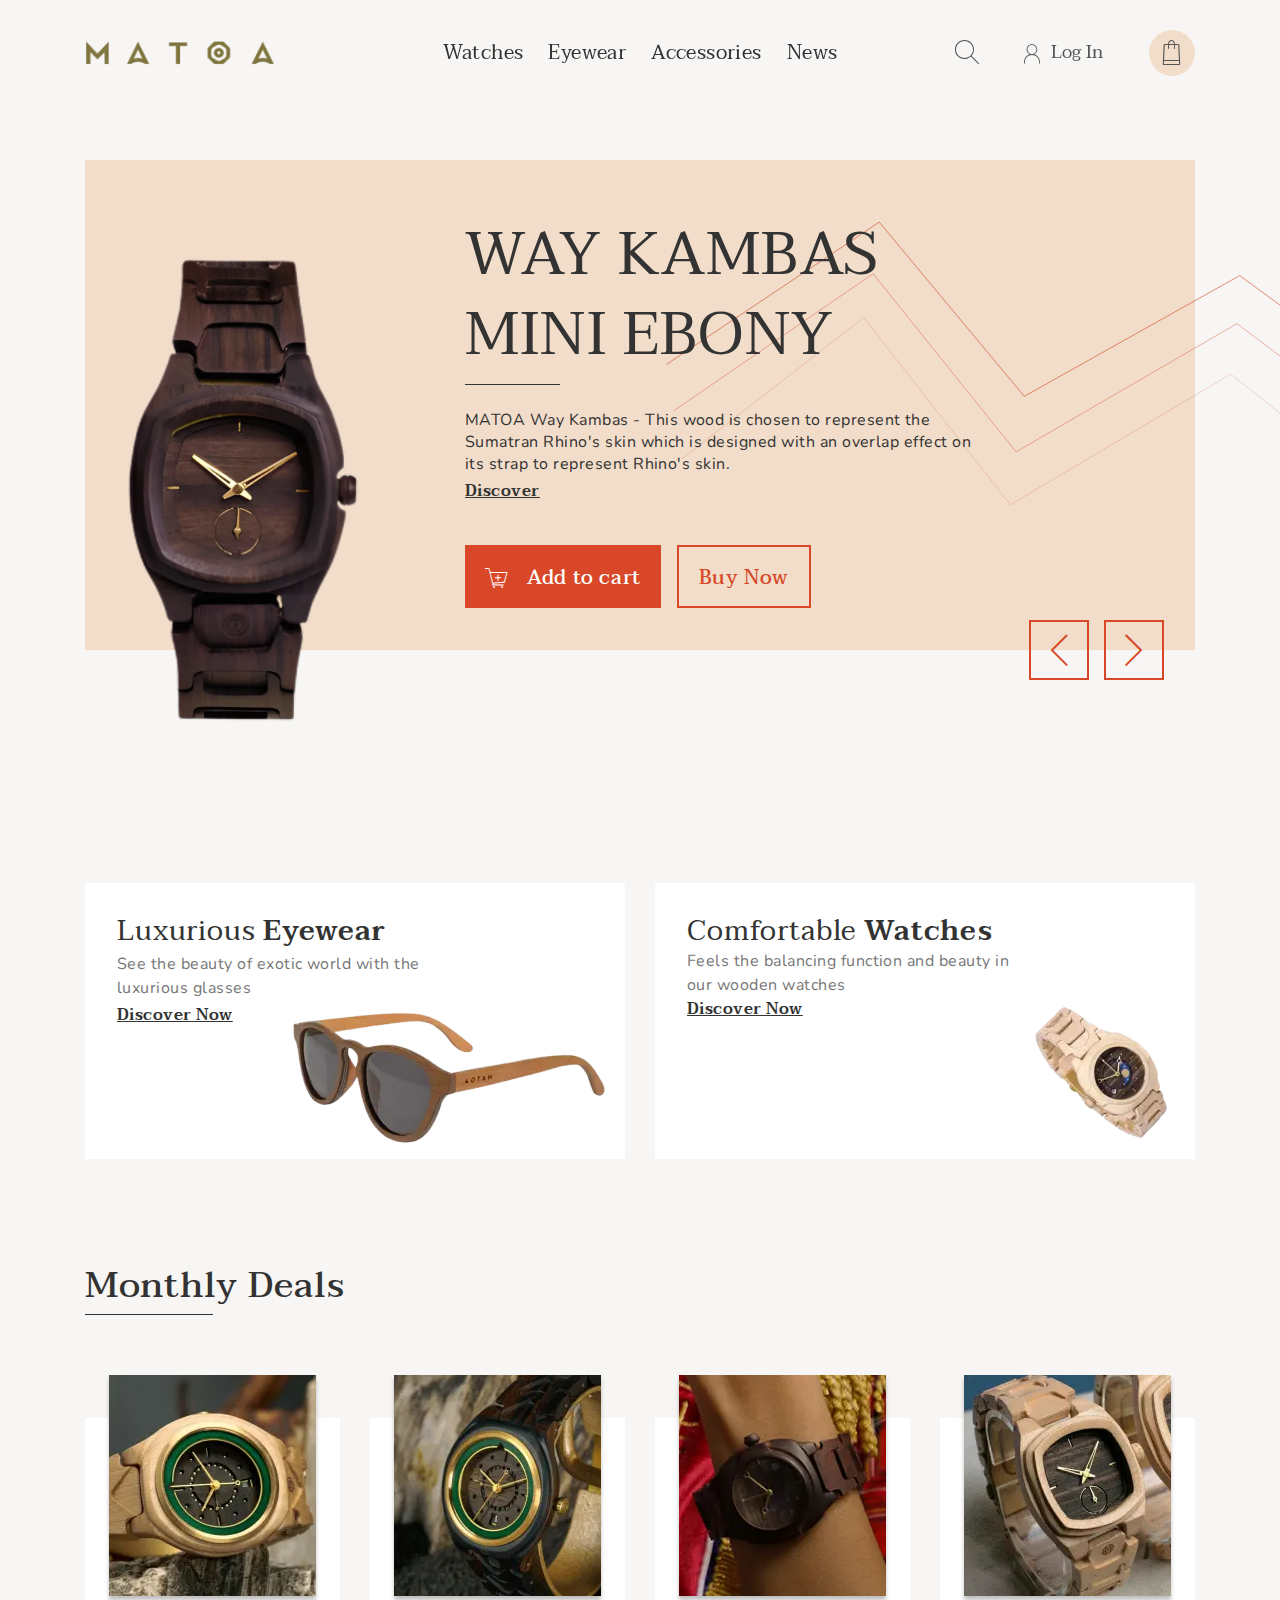
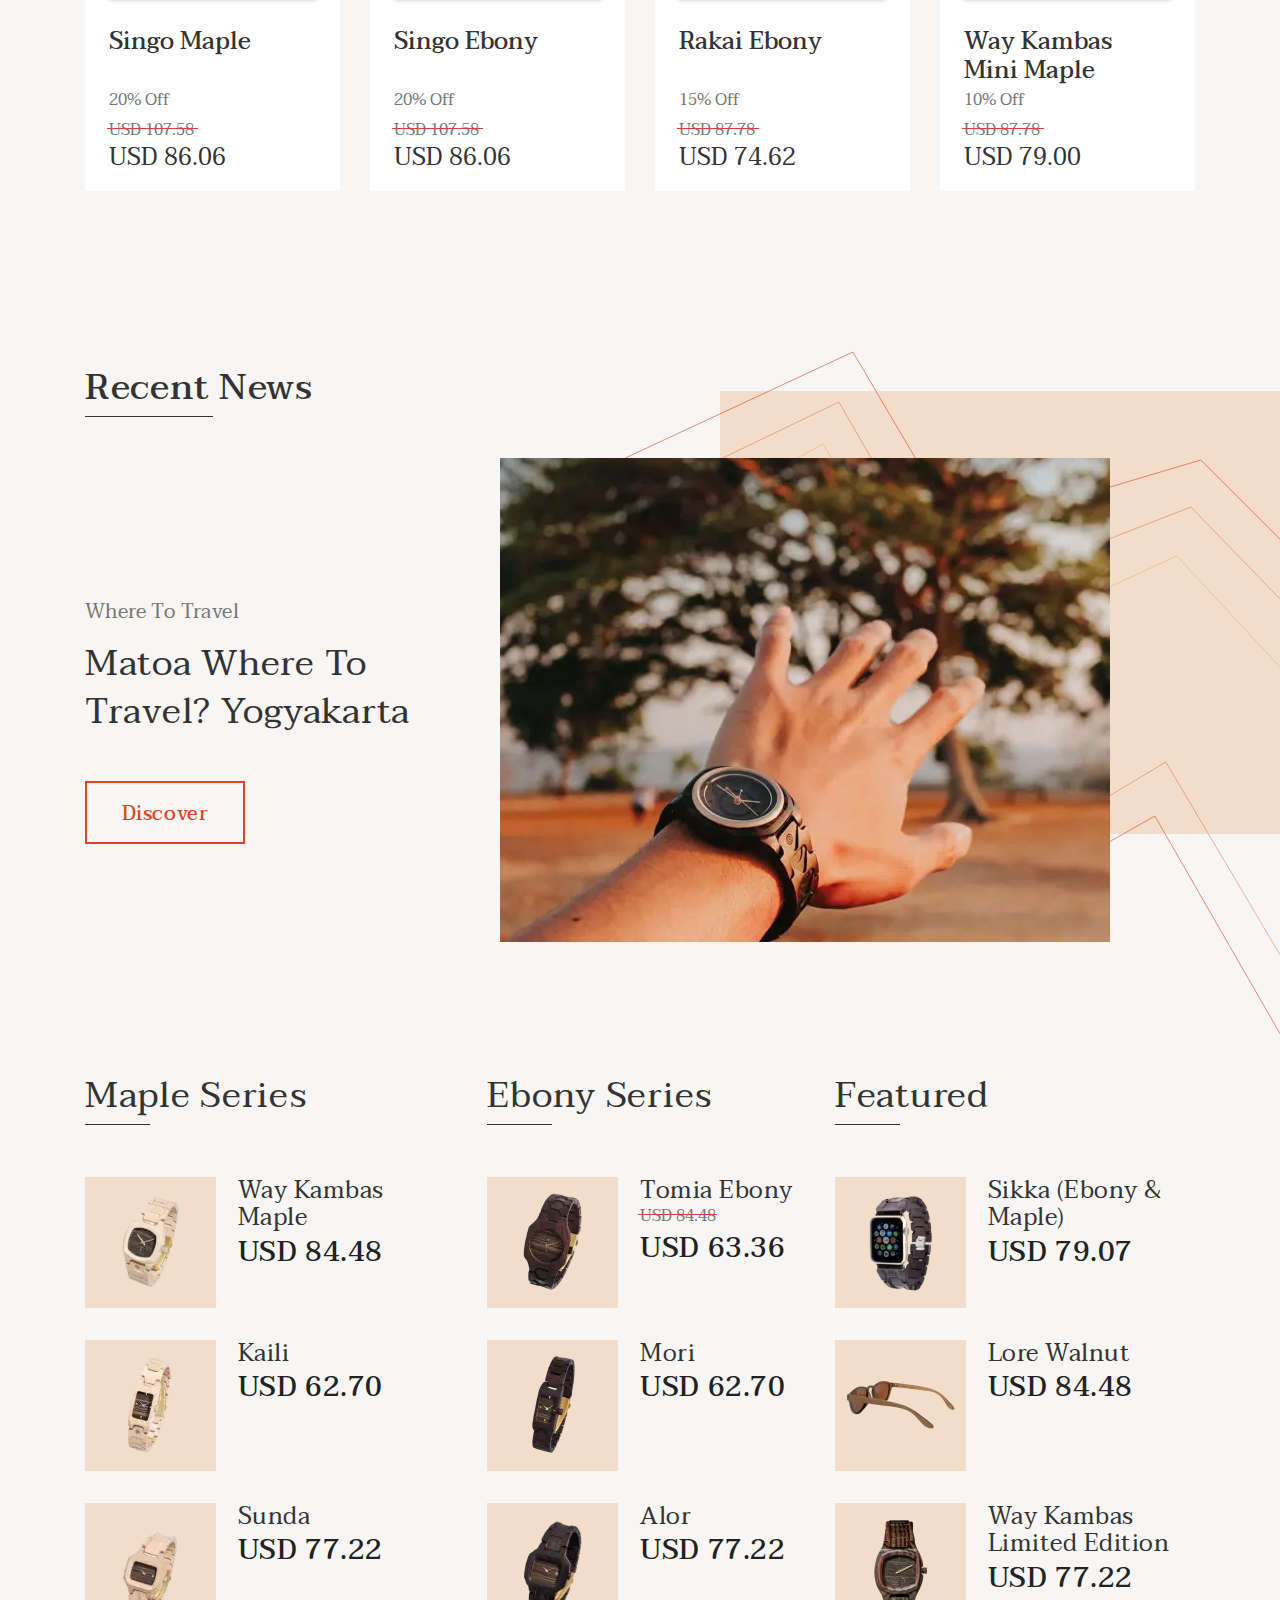
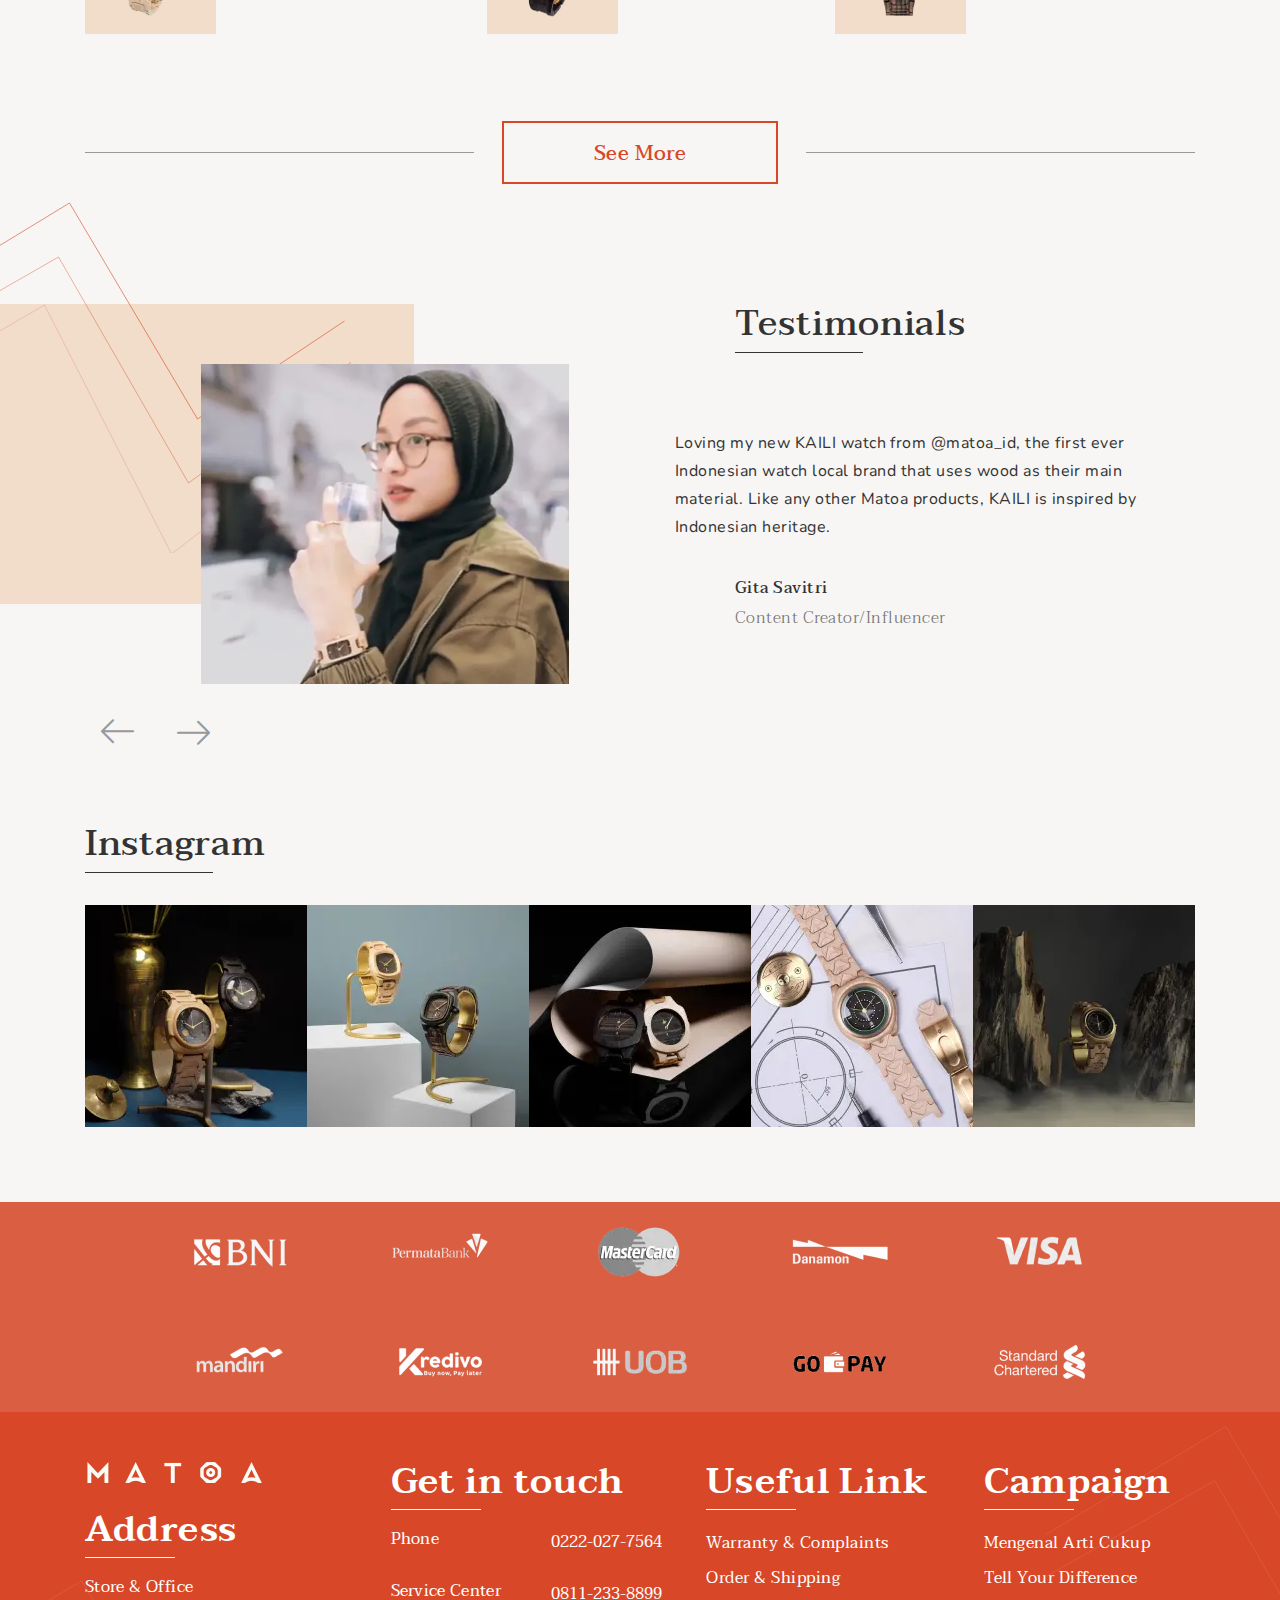
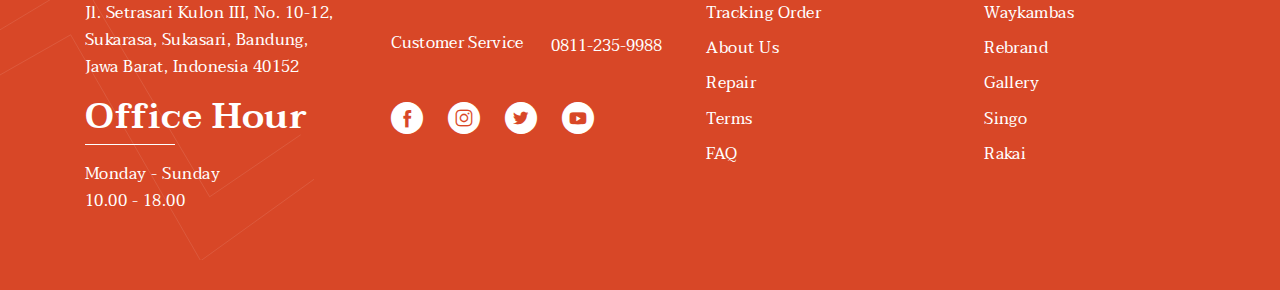
<file: matoa/index.html>
<!DOCTYPE html>
<html lang="en">

<head>
	<title>HomePage</title>
	<meta charset="UTF-8">
	<meta name="format-detection" content="telephone=no">
	<!-- <style>body{opacity: 0;}</style> -->
	<link rel="stylesheet" href="css/style.min.css?_v=20230502113321">
	<link rel="shortcut icon" href="favicon.ico">
	<!-- <meta name="robots" content="noindex, nofollow"> -->
	<meta name="viewport" content="width=device-width, initial-scale=1.0">
</head>

<body>
	<div class="wrapper">
		<header class="header" data-lp>
			<div class="header__container">
				<a href="index.html" class="header__logo">
					<picture><source srcset="img/matoa-400x50.webp" type="image/webp"><img class="header__big-logo" src="img/matoa-400x50.png" alt="logo"></picture>
					<picture><source srcset="img/matoa-100x100.webp" type="image/webp"><img class="header__small-logo" src="img/matoa-100x100.png" alt="logo"></picture>
				</a>
				<div class="header__menu menu">
					<button type="button" class="menu__icon icon-menu"><span></span></button>
					<nav class="menu__body">
						<ul class="menu__list">
							<li class="menu__item"><a href="product.html" class="menu__link">Watches</a></li>
							<li class="menu__item"><a href="#" class="menu__link">Eyewear</a></li>
							<li class="menu__item"><a href="#" class="menu__link">Accessories</a></li>
							<li class="menu__item"><a href="#" class="menu__link">News</a></li>
						</ul>
					</nav>
				</div>
				<div class="header__actions actions">
					<a data-popup="#search" href="#" class="actions__search _icon-search"></a>
					<a href="#" class="actions__login _icon-user">Log In</a>
					<a data-popup="#cart" href="#" class="actions__cart _icon-cart"></a>
				</div>
			</div>
		</header>
		<main class="page">

			<!-- Слайдер головної сторінки -->
			<section class="page__slider home-slider">
				<div class="home-slider__container">
					<div class="home-slider__bg"></div>
					<img src="img/decor/home-slider.svg" alt="decor" class="home-slider__decor">
					<!-- Оболонка слайдера -->
					<div class="home-slider__slider swiper">
						<!-- Частина слайдера, що рухається -->
						<div class="home-slider__wrapper swiper-wrapper">
							<!-- Слайд -->
							<div class="home-slider__slide swiper-slide">
								<h2 class="home-slider__title">WAY KAMBAS
									MINI EBONY</h2>
								<div class="home-slider__image-ibg_contain">
									<picture><source srcset="img/home-slider/slide1.webp" type="image/webp"><img src="img/home-slider/slide1.png" alt="Way Kambas Mini Ebony"></picture>
								</div>
								<p class="home-slider__text">MATOA Way Kambas - This wood is chosen to represent the Sumatran
									Rhino's skin which is designed with an overlap effect on its strap to represent Rhino's
									skin.
								</p>
								<a href="product.html" class="home-slider__more">Discover</a>
								<div class="home-slider__buttons">
									<!-- <a href="" class="button button--cart">Add to cart</a> -->
									<a href="" class="button button--cart"><span class="_icon-add-cart">Add to cart</span></a>
									<a href="" class="button button--transparent">Buy Now</a>
								</div>
							</div>
							<div class="home-slider__slide swiper-slide">
								<h2 class="home-slider__title">Tomia Maple</h2>
								<div class="home-slider__image-ibg_contain">
									<picture><source srcset="img/home-slider/slide2.webp" type="image/webp"><img src="img/home-slider/slide2.png" alt="Tomia Maple"></picture>
								</div>
								<p class="home-slider__text">Tomia Maple - This wood is chosen to represent the Sumatran
									Rhino's skin which is designed with an overlap effect on its strap to represent Rhino's
									skin.
								</p>
								<a href="" class="home-slider__more">Discover</a>
								<div class="home-slider__buttons">
									<!-- <a href="" class="button button--cart">Add to cart</a> -->
									<a href="" class="button button--cart"><span class="_icon-add-cart">Add to cart</span></a>
									<a href="" class="button button--transparent">Buy Now</a>
								</div>
							</div>
							<div class="home-slider__slide swiper-slide">
								<h2 class="home-slider__title">Singo Mantra</h2>
								<div class="home-slider__image-ibg_contain">
									<picture><source srcset="img/home-slider/slide3.webp" type="image/webp"><img src="img/home-slider/slide3.png" alt="Tomia Maple"></picture>
								</div>
								<p class="home-slider__text">Singo Mantra - This wood is chosen to represent the Sumatran
									Rhino's skin which is designed with an overlap effect on its strap to represent Rhino's
									skin.
								</p>
								<a href="" class="home-slider__more">Discover</a>
								<div class="home-slider__buttons">
									<!-- <a href="" class="button button--cart">Add to cart</a> -->
									<a href="" class="button button--cart"><span class="_icon-add-cart">Add to cart</span></a>
									<a href="" class="button button--transparent">Buy Now</a>
								</div>
							</div>
						</div>
						<!-- Якщо потрібна навігація (ліворуч/праворуч) -->
						<button type="button" class="swiper-button-prev home-slider__arrow home-slider__arrow--left _icon-slider-arrow-left"></button>
						<button type="button" class="swiper-button-next home-slider__arrow home-slider__arrow--right _icon-slider-arrow-right"></button>
					</div>
				</div>
			</section>

			<!-- Discover Now -->
			<section class="page__discover-now discover-now">
				<div class="discover-now__container">
					<h2 hidden>Discover Now</h2>
					<article class="discover-now__article">
						<h3 class="discover-now__title">Luxurious <span>Eyewear</span></h3>
						<p class="discover-now__text">
							See the beauty of exotic world with the luxurious glasses</p>
						<a href="#" class="discover-now__link">Discover Now</a>
						<div class="discover-now__image">
							<picture><source srcset="img/discover-now/eyewear.webp" type="image/webp"><img src="img/discover-now/eyewear.png" alt="eyewear"></picture>
						</div>
					</article>
					<article class="discover-now__article">
						<h3 class="discover-now__title">Comfortable <span>Watches</span></h3>
						<p class="discover-now__text">
							Feels the balancing function and beauty in our wooden watches</p>
						<a href="#" class="discover-now__link">Discover Now</a>
						<div class="discover-now__image">
							<picture><source srcset="img/discover-now/watches.webp" type="image/webp"><img src="img/discover-now/watches.png" alt="watches"></picture>
						</div>
					</article>


				</div>
			</section>

			<!-- Monthly Deals -->
			<section class="page__monthly-deals monthly-deals">
				<div class="monthly-deals__container">
					<h2 class="monthly-deals__title title-section">Monthly Deals</h2>
					<div class="monthly-deals__cards">
						<article class="monthly-deals__card card">
							<div class="card__bg"></div>
							<div class="card__image-ibg">
								<picture><source srcset="img/monthly-deals/singo-maple.webp" type="image/webp"><img src="img/monthly-deals/singo-maple.jpg" alt="singo maple"></picture>
							</div>
							<h3 class="card__title">Singo Maple</h3>
							<div class="card__discount">20% Off</div>
							<div class="card__old-price">USD 107.58</div>
							<div class="card__price">USD 86.06</div>
							<div class="card__actions">
								<button class="card__favorite _icon-favorite" type="button"></button>
								<button class="card__add-to-cart button button--small" type="button">Add to cart</button>
							</div>
						</article>
						<article class="monthly-deals__card card">
							<div class="card__bg"></div>
							<div class="card__image-ibg">
								<picture><source srcset="img/monthly-deals/singo-ebony.webp" type="image/webp"><img src="img/monthly-deals/singo-ebony.jpg" alt="singo ebony"></picture>
							</div>
							<h3 class="card__title">Singo Ebony</h3>
							<div class="card__discount">20% Off</div>
							<div class="card__old-price">USD 107.58</div>
							<div class="card__price">USD 86.06</div>
							<div class="card__actions">
								<button class="card__favorite _icon-favorite" type="button"></button>
								<button class="card__add-to-cart button button--small" type="button">Add to cart</button>
							</div>
						</article>
						<article class="monthly-deals__card card">
							<div class="card__bg"></div>
							<div class="card__image-ibg">
								<picture><source srcset="img/monthly-deals/rakai-ebony.webp" type="image/webp"><img src="img/monthly-deals/rakai-ebony.jpg" alt="rakai ebony"></picture>
							</div>
							<h3 class="card__title">Rakai Ebony</h3>
							<div class="card__discount">15% Off</div>
							<div class="card__old-price">USD 87.78</div>
							<div class="card__price">USD 74.62</div>
							<div class="card__actions">
								<button class="card__favorite _icon-favorite" type="button"></button>
								<button class="card__add-to-cart button button--small" type="button">Add to cart</button>
							</div>
						</article>
						<article class="monthly-deals__card card">
							<div class="card__bg"></div>
							<div class="card__image-ibg">
								<picture><source srcset="img/monthly-deals/way-kambas-ebony.webp" type="image/webp"><img src="img/monthly-deals/way-kambas-ebony.jpg" alt="way kambas ebony"></picture>
							</div>
							<h3 class="card__title">Way Kambas Mini Maple</h3>
							<div class="card__discount">10% Off</div>
							<div class="card__old-price">USD 87.78</div>
							<div class="card__price">USD 79.00</div>
							<div class="card__actions">
								<button class="card__favorite _icon-favorite" type="button"></button>
								<button class="card__add-to-cart button button--small" type="button">Add to cart</button>
							</div>
						</article>
					</div>


				</div>
			</section>

			<!-- Recent News -->
			<section class="page__recent-news recent-news">
				<div class="recent-news__container">
					<div class="recent-news__content">
						<h2 class="recent-news__title title-section">Recent News</h2>
						<div class="recent-news__label">Where To Travel</div>
						<h3 class="recent-news__subtitle">Matoa Where To Travel? Yogyakarta</h3>
						<a href="#" class="recent-news__button button button--transparent">Discover</a>
					</div>

					<div class="recent-news__image">
						<picture><source srcset="img/recent-news/recent-news.webp" type="image/webp"><img src="img/recent-news/recent-news.png" alt="The clock is on the hand"></picture>
					</div>
				</div>

			</section>

			<!-- Categories -->
			<section class="page__categories categories">
				<div class="categories__container">
					<h2 hidden>Categories</h2>
					<div class="categories__items">
						<div class="categories__item">
							<h3 class="categories__title title-section title-section--small">Maple Series</h3>
							<a href="#" class="categories__card">
								<div class="categories__image">
									<picture><source srcset="img/categories/maple/maple-1.webp" type="image/webp"><img src="img/categories/maple/maple-1.png" alt="Maple"></picture>
								</div>
								<div class="categories__body">
									<h4 class="categories__name">Way Kambas Maple</h4>
									<!-- <div class="categories__old-price"></div> -->
									<div class="categories__price">USD 84.48</div>
								</div>
							</a>
							<a href="#" class="categories__card">
								<div class="categories__image">
									<picture><source srcset="img/categories/maple/maple-2.webp" type="image/webp"><img src="img/categories/maple/maple-2.png" alt="Maple"></picture>
								</div>
								<div class="categories__body">
									<h4 class="categories__name">Kaili</h4>
									<!-- <div class="categories__old-price"></div> -->
									<div class="categories__price">USD 62.70</div>
								</div>
							</a>
							<a href="#" class="categories__card">
								<div class="categories__image">
									<picture><source srcset="img/categories/maple/maple-3.webp" type="image/webp"><img src="img/categories/maple/maple-3.png" alt="Maple"></picture>
								</div>
								<div class="categories__body">
									<h4 class="categories__name">Sunda</h4>
									<!-- <div class="categories__old-price"></div> -->
									<div class="categories__price">USD 77.22</div>
								</div>
							</a>
						</div>
						<div class="categories__item">
							<h3 class="categories__title title-section title-section--small">Ebony Series</h3>
							<a href="#" class="categories__card">
								<div class="categories__image">
									<picture><source srcset="img/categories/ebony/ebony-1.webp" type="image/webp"><img src="img/categories/ebony/ebony-1.png" alt="Ebony"></picture>
								</div>
								<div class="categories__body">
									<h4 class="categories__name">Tomia Ebony</h4>
									<div class="categories__old-price">USD 84.48</div>
									<div class="categories__price">USD 63.36</div>
								</div>
							</a>
							<a href="#" class="categories__card">
								<div class="categories__image">
									<picture><source srcset="img/categories/ebony/ebony-2.webp" type="image/webp"><img src="img/categories/ebony/ebony-2.png" alt="Ebony"></picture>
								</div>
								<div class="categories__body">
									<h4 class="categories__name">Mori</h4>
									<!-- <div class="categories__old-price"></div> -->
									<div class="categories__price">USD 62.70</div>
								</div>
							</a>
							<a href="#" class="categories__card">
								<div class="categories__image">
									<picture><source srcset="img/categories/ebony/ebony-3.webp" type="image/webp"><img src="img/categories/ebony/ebony-3.png" alt="Ebony"></picture>
								</div>
								<div class="categories__body">
									<h4 class="categories__name">Alor</h4>
									<!-- <div class="categories__old-price"></div> -->
									<div class="categories__price">USD 77.22</div>
								</div>
							</a>
						</div>
						<div class="categories__item">
							<h3 class="categories__title title-section title-section--small">Featured</h3>
							<a href="#" class="categories__card">
								<div class="categories__image">
									<picture><source srcset="img/categories/featured/featured-1.webp" type="image/webp"><img src="img/categories/featured/featured-1.png" alt="Featured"></picture>
								</div>
								<div class="categories__body">
									<h4 class="categories__name">Sikka (Ebony & Maple)</h4>
									<!-- <div class="categories__old-price"></div> -->
									<div class="categories__price">USD 79.07</div>
								</div>
							</a>
							<a href="#" class="categories__card">
								<div class="categories__image">
									<picture><source srcset="img/categories/featured/featured-2.webp" type="image/webp"><img src="img/categories/featured/featured-2.png" alt="Featured"></picture>
								</div>
								<div class="categories__body">
									<h4 class="categories__name">Lore Walnut</h4>
									<!-- <div class="categories__old-price"></div> -->
									<div class="categories__price">USD 84.48</div>
								</div>
							</a>
							<a href="#" class="categories__card">
								<div class="categories__image">
									<picture><source srcset="img/categories/featured/featured-3.webp" type="image/webp"><img src="img/categories/featured/featured-3.png" alt="Featured"></picture>
								</div>
								<div class="categories__body">
									<h4 class="categories__name">Way Kambas Limited Edition</h4>
									<!-- <div class="categories__old-price">100</div> -->
									<div class="categories__price">USD 77.22</div>
								</div>
							</a>
						</div>
					</div>
					<div class="categories__more">
						<div class="categories__button-body">
							<button type="button" class="button button--transparent">See More</button>
						</div>
					</div>
				</div>
			</section>

			<!-- Testimonials -->
			<section class="page__testimonials testimonials">
				<div class="testimonials__container">
					<!-- Оболонка слайдера -->
					<div class="testimonials__slider swiper">
						<h2 class="testimonials__title title-section">Testimonials</h2>
						<!-- Частина слайдера, що рухається -->
						<div class="testimonials__wrapper swiper-wrapper">
							<!-- Слайд -->
							<div class="testimonials__slide swiper-slide">
								<div class="testimonials__body">
									<div class="testimonials__image">
										<picture><source srcset="img/testimonials/testimonial-1.webp" type="image/webp"><img src="img/testimonials/testimonial-1.jpg" alt="testimonial"></picture>
									</div>
									<div class="testimonials__content">
										<p class="testimonials__text">Loving my new KAILI watch from @matoa_id, the first ever
											Indonesian watch local brand that uses wood as their main material. Like any other
											Matoa
											products, KAILI is inspired by Indonesian heritage.</p>
										<div class="testimonials__user-name">Gita Savitri</div>
										<div class="testimonials__user-describe">Content Creator/Influencer</div>
									</div>
								</div>
							</div>
							<div class="testimonials__slide swiper-slide">
								<div class="testimonials__body">
									<div class="testimonials__image">
										<picture><source srcset="img/testimonials/testimonial-2.webp" type="image/webp"><img src="img/testimonials/testimonial-2.jpg" alt="testimonial"></picture>
									</div>
									<div class="testimonials__content">
										<p class="testimonials__text">Loving my new KAILI watch from @matoa_id, the first ever
											Indonesian watch local brand that uses wood as their main material. Like any other
											Matoa
											products, KAILI is inspired by Indonesian heritage.</p>
										<div class="testimonials__user-name">Gita Savitri</div>
										<div class="testimonials__user-describe">Content Creator/Influencer</div>
									</div>
								</div>
							</div>
							<div class="testimonials__slide swiper-slide">
								<div class="testimonials__body">
									<div class="testimonials__image">
										<picture><source srcset="img/testimonials/testimonial-3.webp" type="image/webp"><img src="img/testimonials/testimonial-3.jpg" alt="testimonial"></picture>
									</div>
									<div class="testimonials__content">
										<p class="testimonials__text">Loving my new KAILI watch from @matoa_id, the first ever
											Indonesian watch local brand that uses wood as their main material. Like any other
											Matoa
											products, KAILI is inspired by Indonesian heritage.</p>
										<div class="testimonials__user-name">Gita Savitri</div>
										<div class="testimonials__user-describe">Content Creator/Influencer</div>
									</div>
								</div>
							</div>
						</div>
						<!-- Якщо потрібна навігація (ліворуч/праворуч) -->
						<button type="button" class="swiper-button-prev testimonials__arrow testimonials__arrow--left _icon-small-arrow-left"></button>
						<button type="button" class="swiper-button-next testimonials__arrow testimonials__arrow--right _icon-small-arrow-left"></button>
					</div>
				</div>
			</section>

			<!-- Instagram -->
			<section class="page__instagram instagram">
				<div class="instagram__container">
					<h2 class="instagram__title title-section">Instagram</h2>
					<div data-gallery class="instagram__gallery">
						<a href="img/instagram/insta-big-1.jpg" class="instagram__image">
							<picture><source srcset="img/instagram/insta-1.webp" type="image/webp"><img class="instagram__preview" src="img/instagram/insta-1.jpg" alt="Instagram-1"></picture>
						</a>
						<a href="img/instagram/insta-big-2.jpg" class="instagram__image">
							<picture><source srcset="img/instagram/insta-2.webp" type="image/webp"><img class="instagram__preview" src="img/instagram/insta-2.jpg" alt="Instagram-2"></picture>
						</a>
						<a href="img/instagram/insta-big-3.jpg" class="instagram__image">
							<picture><source srcset="img/instagram/insta-3.webp" type="image/webp"><img class="instagram__preview" src="img/instagram/insta-3.jpg" alt="Instagram-3"></picture>
						</a>
						<a href="img/instagram/insta-big-4.jpg" class="instagram__image">
							<picture><source srcset="img/instagram/insta-4.webp" type="image/webp"><img class="instagram__preview" src="img/instagram/insta-4.jpg" alt="Instagram-4"></picture>
						</a>
						<a href="img/instagram/insta-big-5.jpg" class="instagram__image">
							<picture><source srcset="img/instagram/insta-5.webp" type="image/webp"><img class="instagram__preview" src="img/instagram/insta-5.jpg" alt="Instagram-5"></picture>
						</a>
					</div>
				</div>
			</section>

			<!-- Payment Methods -->
			<div class="page__payments payments">
				<div class="payments__container">
					<picture><source srcset="img/payment-methods/payments-1.webp" type="image/webp"><img class="payments__image" src="img/payment-methods/payments-1.png" alt="BNI"></picture>
					<picture><source srcset="img/payment-methods/payments-2.webp" type="image/webp"><img class="payments__image" src="img/payment-methods/payments-2.png" alt="Permata Bank"></picture>
					<picture><source srcset="img/payment-methods/payments-3.webp" type="image/webp"><img class="payments__image" src="img/payment-methods/payments-3.png" alt="Master Card"></picture>
					<picture><source srcset="img/payment-methods/payments-4.webp" type="image/webp"><img class="payments__image" src="img/payment-methods/payments-4.png" alt="Danamon"></picture>
					<picture><source srcset="img/payment-methods/payments-5.webp" type="image/webp"><img class="payments__image" src="img/payment-methods/payments-5.png" alt="Visa"></picture>
					<picture><source srcset="img/payment-methods/payments-6.webp" type="image/webp"><img class="payments__image" src="img/payment-methods/payments-6.png" alt="Mandiri"></picture>
					<picture><source srcset="img/payment-methods/payments-7.webp" type="image/webp"><img class="payments__image" src="img/payment-methods/payments-7.png" alt="Kredivo"></picture>
					<picture><source srcset="img/payment-methods/payments-8.webp" type="image/webp"><img class="payments__image" src="img/payment-methods/payments-8.png" alt="UOB"></picture>
					<picture><source srcset="img/payment-methods/payments-9.webp" type="image/webp"><img class="payments__image" src="img/payment-methods/payments-9.png" alt="Go Pay"></picture>
					<picture><source srcset="img/payment-methods/payments-10.webp" type="image/webp"><img class="payments__image" src="img/payment-methods/payments-10.png" alt="Standard Chartered"></picture>
				</div>
			</div>

		</main>
		<footer data-spollers="768,max" class="footer">

			<div class="footer__container">

				<!-- Logo, Address, Hour -->
				<div class="footer__column">
					<a href="#" class="footer__logo">
						<picture><source srcset="img/matoa-white.webp" type="image/webp"><img src="img/matoa-white.png" alt="logo"></picture>
					</a>
					<div class="footer__address">
						<button type="button" data-spoller class="footer__title title-section title-section--big _icon-arrow-down">Address</button>
						<div>
							<p class="footer__line">Store & Office</p>
							<p class="footer__line">Jl. Setrasari Kulon III, No. 10-12,</p>
							<p class="footer__line">Sukarasa, Sukasari, Bandung,</p>
							<p class="footer__line">Jawa Barat, Indonesia 40152</p>
						</div>
					</div>
					<div class="footer__hour">
						<button type="button" data-spoller class="footer__title title-section title-section--big _icon-arrow-down">Office
							Hour</button>
						<div class="hours">
							<p class="footer__line">Monday - Sunday</p>
							<p class="footer__line">10.00 - 18.00</p>
						</div>
					</div>
				</div>

				<!-- Phone numbers -->
				<div class="footer__column">
					<button type="button" data-spoller class="footer__title title-section title-section--big _icon-arrow-down">Get in touch</button>
					<div class="footer__contacts">
						<div class="footer__phone-numbers">
							<h3 class="footer__label">Phone</h3>
							<a href="tel:02220277564" class="footer__tel">0222-027-7564</a>
							<h3 class="footer__label">Service Center</h3>
							<a href="tel:08112338899" class="footer__tel">0811-233-8899</a>
							<h3 class="footer__label">Customer Service</h3>
							<a href="tel:08112359988" class="footer__tel">0811-235-9988</a>
						</div>

						<div class="footer__socials">
							<a href="#" class="footer__social _icon-facebook"></a>
							<a href="#" class="footer__social _icon-instagram"></a>
							<a href="#" class="footer__social _icon-twitter"></a>
							<a href="#" class="footer__social _icon-youtube"></a>
						</div>
					</div>
				</div>

				<!-- Links -->
				<nav class="footer__column">
					<button type="button" data-spoller class="footer__title title-section title-section--big _icon-arrow-down">Useful Link</button>
					<ul class="footer__list">
						<li class="footer__item"><a href="#" class="footer__link">Warranty & Complaints</a></li>
						<li class="footer__item"><a href="#" class="footer__link">Order & Shipping</a></li>
						<li class="footer__item"><a href="#" class="footer__link">Tracking Order</a></li>
						<li class="footer__item"><a href="#" class="footer__link">About Us</a></li>
						<li class="footer__item"><a href="#" class="footer__link">Repair</a></li>
						<li class="footer__item"><a href="#" class="footer__link">Terms</a></li>
						<li class="footer__item"><a href="#" class="footer__link">FAQ</a></li>
					</ul>
				</nav>

				<!-- Campaign -->
				<nav class="footer__column">
					<button type="button" data-spoller class="footer__title title-section title-section--big _icon-arrow-down">Campaign</button>
					<ul class="footer__list">
						<li class="footer__item"><a href="#" class="footer__link">Mengenal Arti Cukup</a></li>
						<li class="footer__item"><a href="#" class="footer__link">Tell Your Difference</a></li>
						<li class="footer__item"><a href="#" class="footer__link">Waykambas</a></li>
						<li class="footer__item"><a href="#" class="footer__link">Rebrand</a></li>
						<li class="footer__item"><a href="#" class="footer__link">Gallery</a></li>
						<li class="footer__item"><a href="#" class="footer__link">Singo</a></li>
						<li class="footer__item"><a href="#" class="footer__link">Rakai</a></li>
					</ul>
				</nav>

				<!-- Footer Decor -->
				<div class="footer__decor footer__decor--left"></div>
				<div class="footer__decor footer__decor--right"></div>

			</div>
		</footer>

	</div>
	<!-- Popup for Search Button -->
	<div id="search" aria-hidden="true" class="popup popup__search">
		<div class="popup__wrapper">
			<div class="popup__content">
				<button data-close type="button" class="popup__close _icon-close"></button>
				<div class="popup__text">
					<form action="#" class="search-form form">
						<input data-required autocomplete="off" type="text" name="form[]" data-error="Error, write something" placeholder="Enter a search query" class="form__input input">
						<button type="submit" class="form__button button button--cart"><span class="_icon-search">Search</span></button>
					</form>
				</div>
			</div>
		</div>
	</div>

	<!-- Popup for Cart Button -->
	<div id="cart" aria-hidden="true" class="popup popup__cart">
		<div class="popup__wrapper">
			<div class="popup__content">
				<button data-close type="button" class="popup__close _icon-close"></button>
				<form action="#" class="cart">
					<div class="cart__items">
						<div class="cart__item">
							<div class="cart__item-image">
								<picture><source srcset="img/product/cart-product-1.webp" type="image/webp"><img src="img/product/cart-product-1.png" alt="Image"></picture>
							</div>
							<div class="cart__column-1">
								<h2 class="cart__product-title">Way Kambas Mini Ebony</h2>
								<div class="cart__old-price"><span>USD 90.00</span></div>
								<div class="cart__price">USD 88.24</div>
								<div class="cart__engrave-label">Custom Engrave</div>
								<div class="cart__engrave-options">“Happy | Birthday | From”</div>
							</div>

							<div class="cart__item-column-2">

								<div class="cart__product-packaging">
									<div class="cart__packaging-label">Select Packaging</div>
									<select name="form[]" data-class-modif="form">
										<option value="1" selected>Wooden Packaging (USD 3.50)</option>
										<option value="2">Metallic Packaging (USD 3.00)</option>
										<option value="3">Fabric Packaging (USD 2.50)</option>
										<option value="4">Synthetic Packaging (USD 2.00)</option>
									</select>
								</div>
								<div class="cart__product-actions">
									<div data-quantity class="cart__product-quantity quantity">
										<button data-quantity-minus type="button" class="quantity__button quantity__button_minus">
										</button>
										<div class="quantity__input">
											<input data-quantity-value autocomplete="off" type="text" name="form[]" value="1">
										</div>
										<button data-quantity-plus type="button" class="quantity__button quantity__button_plus">
										</button>
									</div>

									<div class="cart__product-sum">USD 88.24</div>
									<div class="cart__product-delete _icon-delete"></div>

								</div>

							</div>
						</div>
						<div class="cart__item">
							<div class="cart__item-image">
								<picture><source srcset="img/product/cart-product-2.webp" type="image/webp"><img src="img/product/cart-product-2.png" alt="Image"></picture>
							</div>
							<div class="cart__column-1">
								<h2 class="cart__product-title">Sikka (Ebony & Maple)</h2>
								<!-- <div class="cart__old-price"><span>USD 90.00</span></div> -->
								<div class="cart__price">USD 83.42</div>
								<!-- <div class="cart__engrave-label">Custom Engrave</div>
							<div class="cart__engrave-options">“Happy | Birthday | From”</div> -->
							</div>
							<div class="cart__item-column-2">
								<div class="cart__product-packaging">
									<div class="cart__packaging-label">Select Packaging</div>
									<select name="form[]" data-class-modif="form">
										<option value="1" selected>Default Packaging (Free)</option>
										<!-- <option value="2">Metallic Packaging (USD 3.00)</option>
									<option value="3">Fabric Packaging (USD 2.50)</option>
									<option value="4">Synthetic Packaging (USD 2.00)</option> -->
									</select>
								</div>
								<div class="cart__product-actions">
									<div data-quantity class="cart__product-quantity quantity">
										<button data-quantity-minus type="button" class="quantity__button quantity__button_minus">
										</button>
										<div class="quantity__input">
											<input data-quantity-value autocomplete="off" type="text" name="form[]" value="1">
										</div>
										<button data-quantity-plus type="button" class="quantity__button quantity__button_plus">
										</button>
									</div>

									<div class="cart__product-sum">USD 83.42</div>
									<div class="cart__product-delete _icon-delete"></div>

								</div>

							</div>
						</div>
					</div>

					<div class="cart__footer">
						<div class="cart__promo-line">
							<label class="cart__promo-label">Code Promo</label>
							<input autocomplete="off" type="text" name="promo" data-error="Error" placeholder="Promo Code" class="cart__promo-input">
							<div class="cart__promo-value">35% OFF</div>
						</div>
						<div class="cart__total">
							<div class="cart__total-label">Total</div>
							<div class="cart__total-box">
								<div class="cart__total-old-price"><span>USD 218.59</span></div>
								<div class="cart__total-price">USD 142.03</div>
							</div>
						</div>
						<button type="submit" class="cart__button button">Checkout</button>
					</div>

				</form>





				<!-- <div class="popup__text">
				попап корзини
				<form action="#" class="search-form form">
					<input data-required autocomplete="off" type="text" name="form[]" data-error="Error, write something"
						placeholder="Enter a search query" class="form__input input">
					<button type="submit" class="form__button button button--cart"><span class="_icon-search">Search</span></button>
				</form>
			</div> -->
			</div>
		</div>
	</div>
	<script src="js/app.min.js?_v=20230502113321"></script>
</body>

</html>
</file>
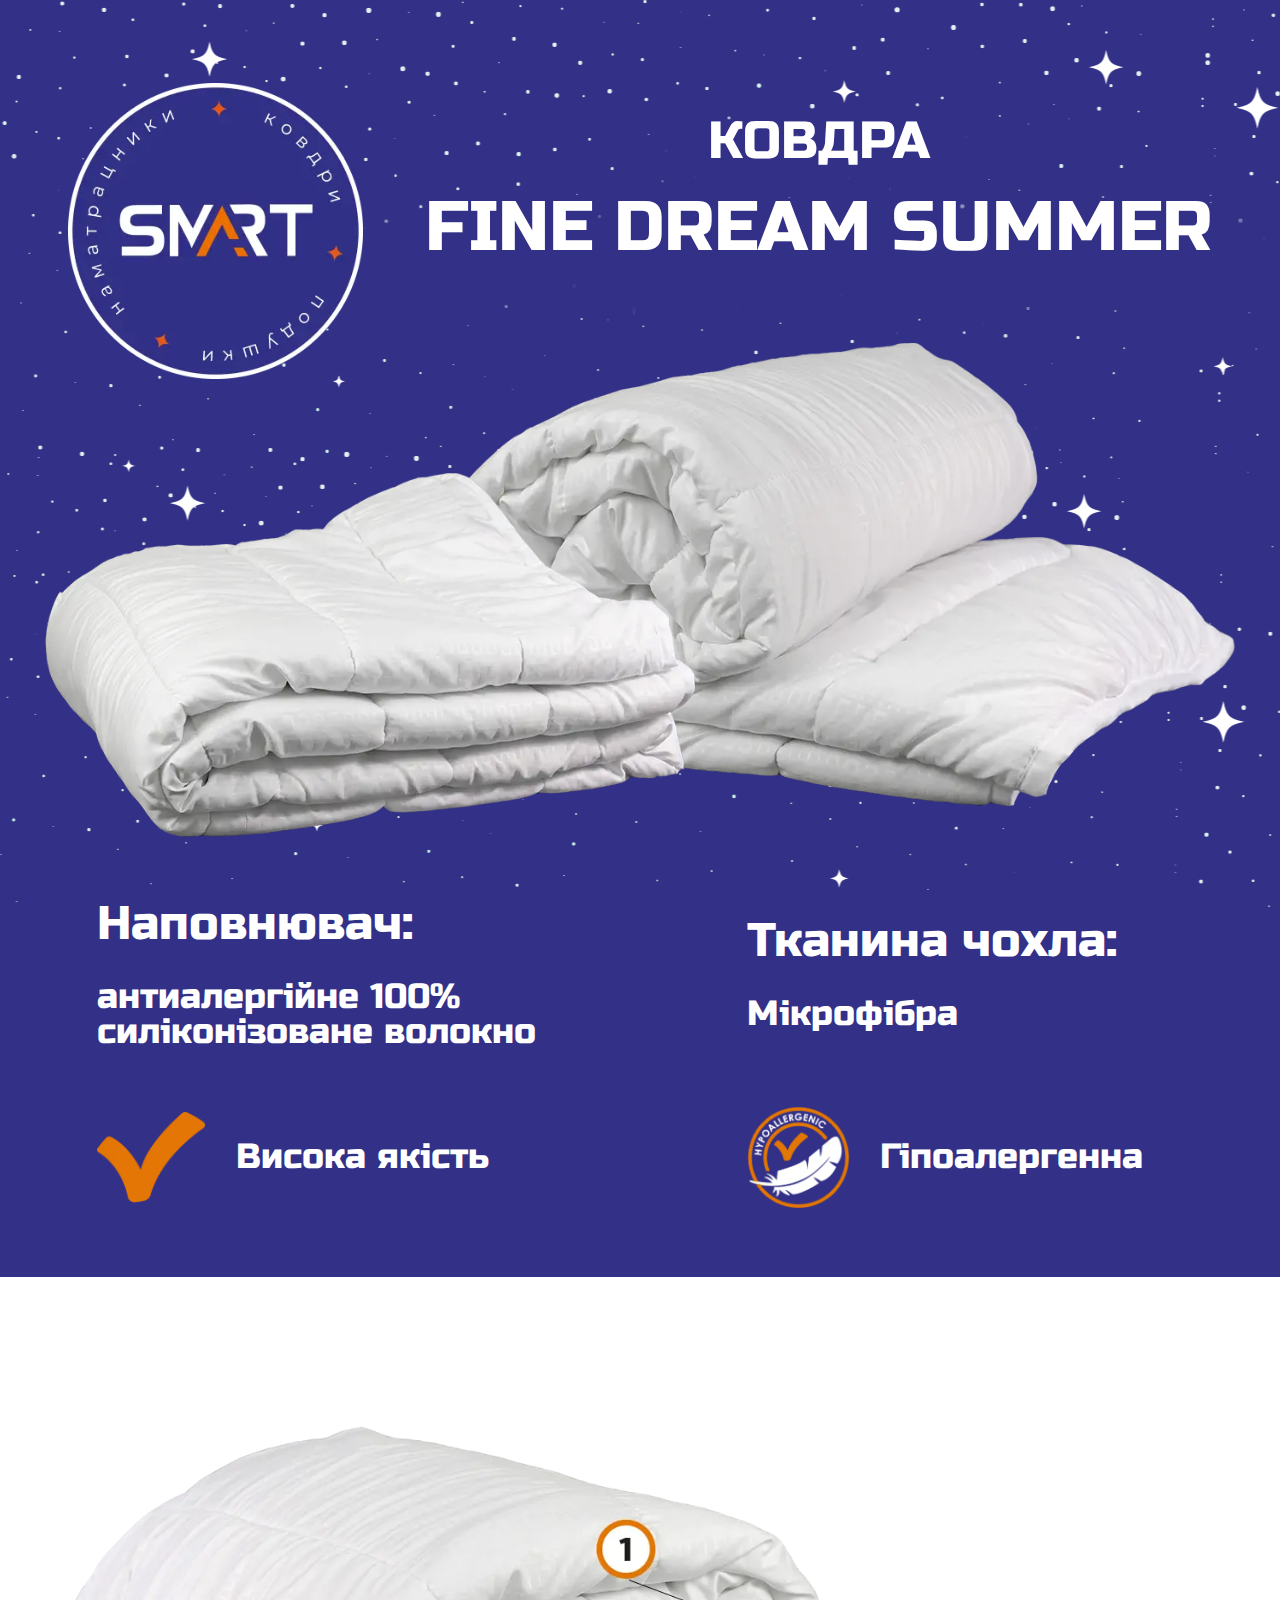
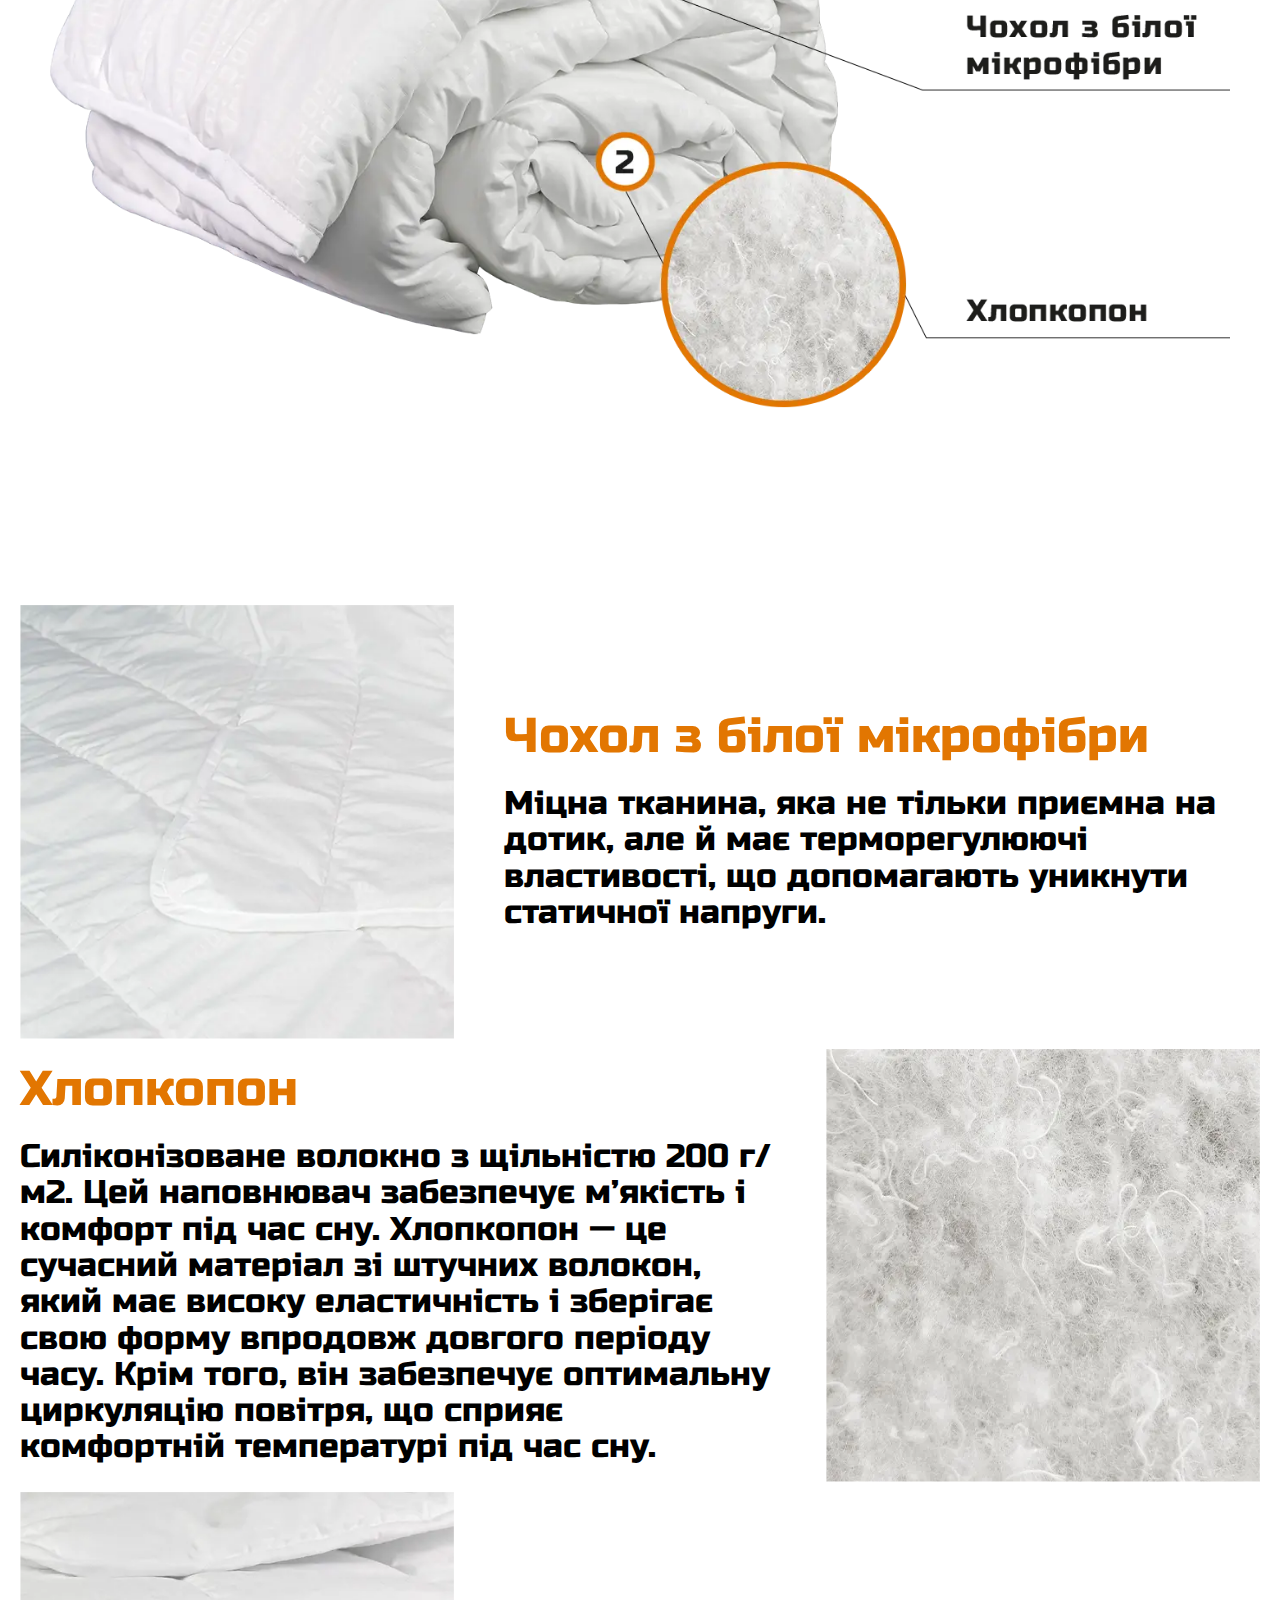
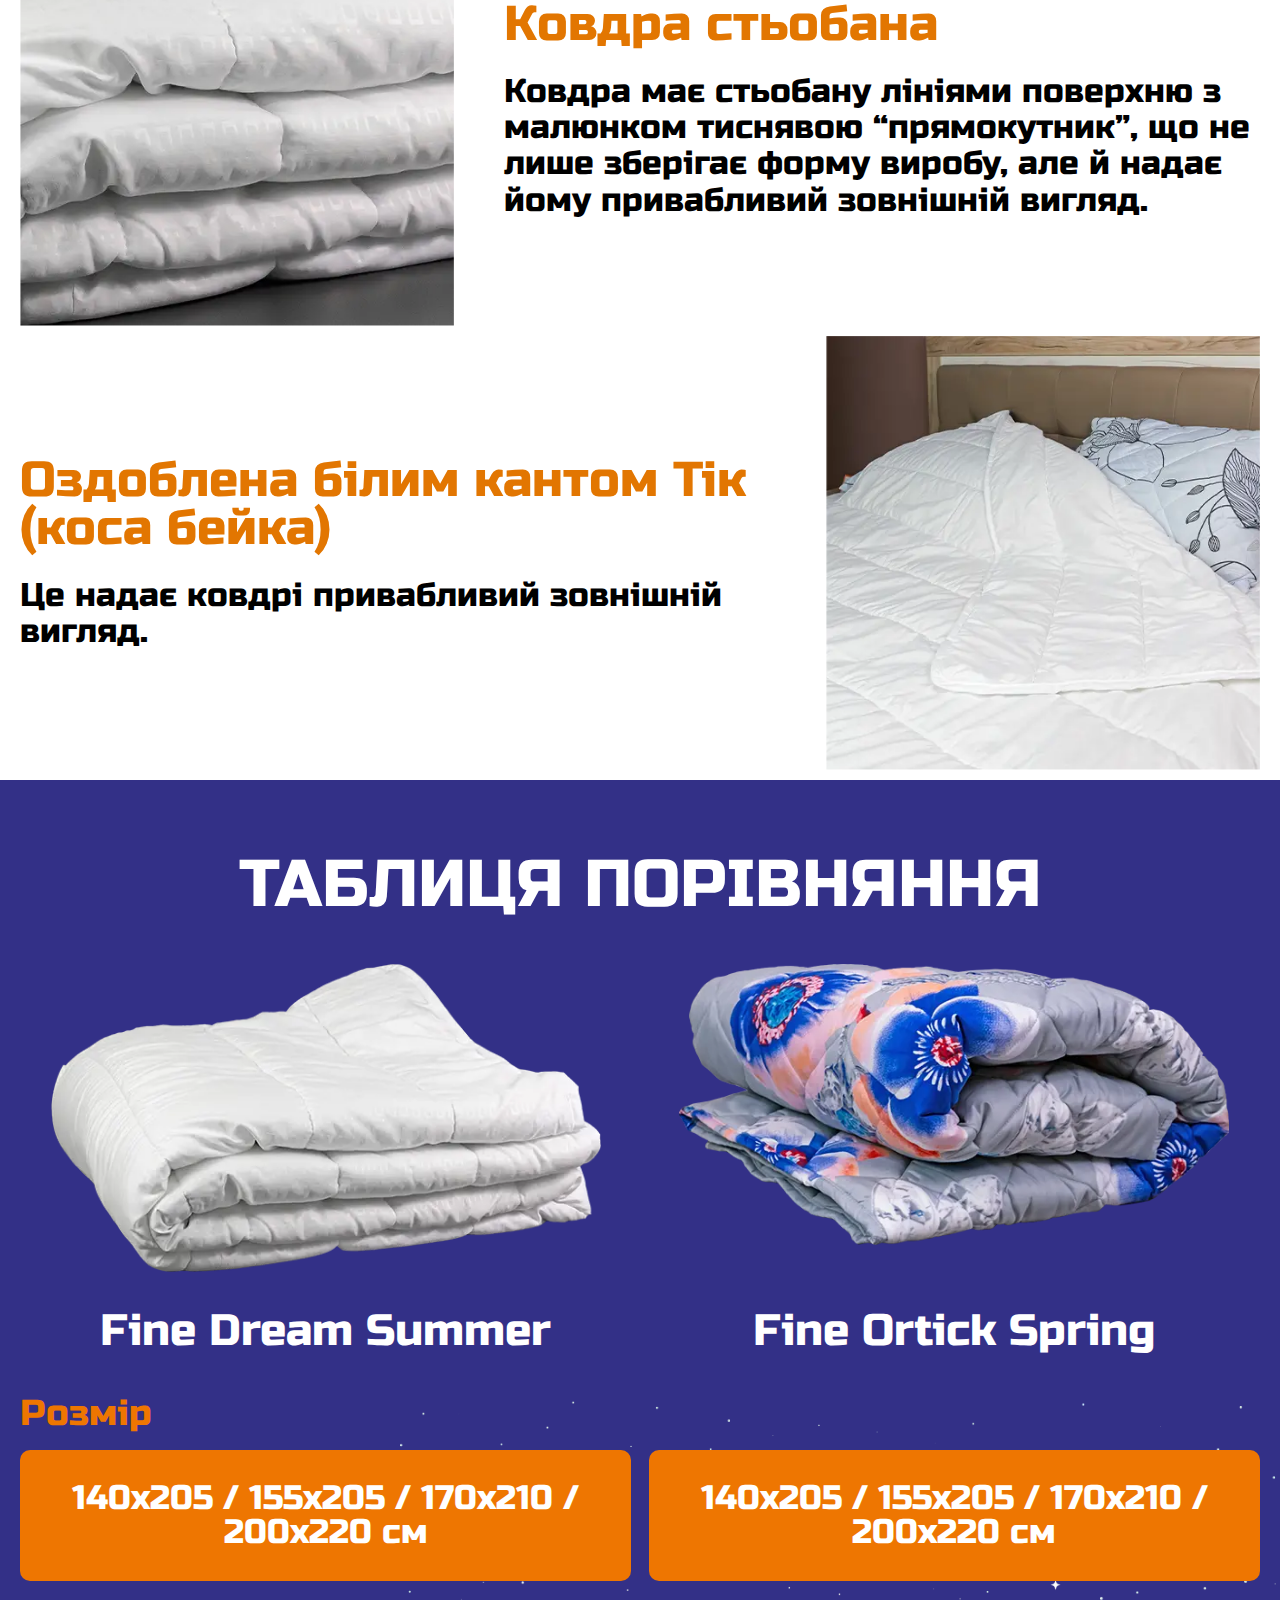
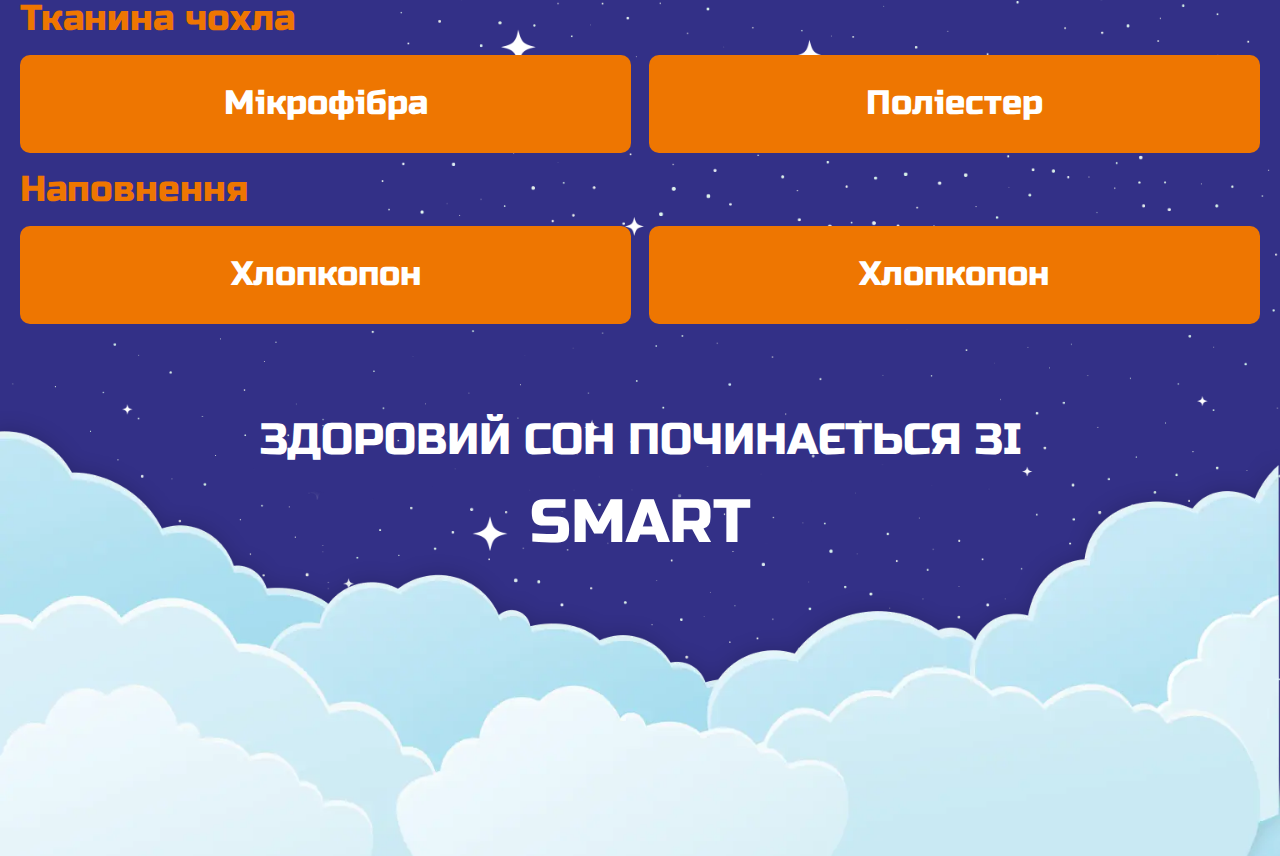
<file: rozetka-test/index.html>
<!DOCTYPE html>
<html lang="uk">

<head>
	<title>HomePage</title>
	<meta charset="UTF-8">
	<meta name="format-detection" content="telephone=no">
	<!-- <style>body{opacity: 0;}</style> -->
	<link rel="stylesheet" href="css/style.min.css?_v=20231107175508">
	<link rel="shortcut icon" href="favicon.ico">
	<!-- <meta name="robots" content="noindex, nofollow"> -->
	<meta name="viewport" content="width=device-width, initial-scale=1.0">
</head>

<body>
	<div class="wrapper">
		<header class="header">
			<div class="header__container">
			</div>
		</header>
		<main class="page">
			<section class="hero">
				<div class="hero__container">

					<!-- Головний екран -->
					<div class="hero__header">
						<div class="hero__logo">
							<picture><source srcset="img/header-logo.webp" type="image/webp"><img src="img/header-logo.png" alt="Логотип"></picture>
						</div>
						<h1 class="hero__title">Ковдра<span>Fine Dream Summer</span></h1>
					</div>
					<div class="hero__image-1">
						<picture><source srcset="img/hero-image-1.webp" type="image/webp"><img src="img/hero-image-1.png" alt="Ковдра"></picture>
					</div>
					<div class="hero__image-2">
						<picture><source srcset="img/hero-image-2.webp" type="image/webp"><img src="img/hero-image-2.png" alt="Ковдра"></picture>
					</div>
					<div class="hero__inner">
						<div class="hero__description">
							<h2 class="hero__subtitle">Наповнювач:</h2>
							<p class="hero__text">антиалергійне 100% силіконізоване волокно</p>
						</div>
						<div class="hero__description">
							<h2 class="hero__subtitle">Тканина чохла:</h2>
							<p class="hero__text">Мікрофібра</p>
						</div>
						<div class="hero__property">
							<div class="hero__icon-1">
								<picture><source srcset="img/hero-icon-1.webp" type="image/webp"><img src="img/hero-icon-1.png" alt="Прапорець"></picture>
							</div>
							<p class="hero__text">Висока якість</p>
						</div>
						<div class="hero__property">
							<div class="hero__icon-2">
								<picture><source srcset="img/hero-icon-2.webp" type="image/webp"><img src="img/hero-icon-2.png" alt="Прапорець"></picture>
							</div>
							<p class="hero__text">Гіпоалергенна</p>
						</div>
					</div>
				</div>
			</section>

			<!-- Секція Склад ковдри  -->
			<div class="composition">
				<div class="composition__container">
					<div class="composition__inner"></div>
				</div>
			</div>

			<section class="characteristics">
				<div class="characteristics__container">
					<div class="characteristics__item">
						<div class="characteristics__img">
							<picture><source srcset="img/characteristics-1.webp" type="image/webp"><img src="img/characteristics-1.png" alt="Чохол з білої мікрофібри"></picture>
						</div>
						<div class="characteristics__content">
							<h3 class="characteristics__title">Чохол з білої мікрофібри</h3>
							<p class="characteristics__text">
								Міцна тканина, яка не тільки приємна на дотик, але й має терморегулюючі властивості, що допомагають
								уникнути статичної напруги.
							</p>
						</div>
					</div>
					<div class="characteristics__item">
						<div class="characteristics__img">
							<picture><source srcset="img/characteristics-2.webp" type="image/webp"><img src="img/characteristics-2.png" alt="Чохол з білої мікрофібри"></picture>
						</div>
						<div class="characteristics__content">
							<h3 class="characteristics__title">Хлопкопон</h3>
							<p class="characteristics__text">
								Силіконізоване волокно з щільністю 200 г/м2. Цей наповнювач забезпечує м’якість і комфорт під час сну.
								Хлопкопон — це сучасний матеріал зі штучних волокон, який має високу еластичність і зберігає свою форму
								впродовж довгого періоду часу. Крім того, він забезпечує оптимальну циркуляцію повітря, що сприяє
								комфортній температурі під час сну.
							</p>
						</div>
					</div>
					<div class="characteristics__item">
						<div class="characteristics__img">
							<picture><source srcset="img/characteristics-3.webp" type="image/webp"><img src="img/characteristics-3.png" alt="Чохол з білої мікрофібри"></picture>
						</div>
						<div class="characteristics__content">
							<h3 class="characteristics__title">Ковдра стьобана</h3>
							<p class="characteristics__text">
								Ковдра має стьобану лініями поверхню з малюнком тиснявою “прямокутник”, що не лише зберігає форму
								виробу, але й надає йому привабливий зовнішній вигляд.
							</p>
						</div>
					</div>
					<div class="characteristics__item">
						<div class="characteristics__img">
							<picture><source srcset="img/characteristics-4.webp" type="image/webp"><img src="img/characteristics-4.png" alt="Чохол з білої мікрофібри"></picture>
						</div>
						<div class="characteristics__content">
							<h3 class="characteristics__title">Оздоблена білим кантом Тік (коса бейка)</h3>
							<p class="characteristics__text">
								Це надає ковдрі привабливий зовнішній вигляд.
							</p>
						</div>
					</div>
				</div>
			</section>

			<section class="comparison">
				<div class="comparison__container">
					<h2 class="comparison__title">Таблиця порівняння</h2>
					<div class="comparison__table">
						<div class="comparison__image">
							<picture><source srcset="img/comparison-1.webp" type="image/webp"><img src="img/comparison-1.png" alt="Ковдра"></picture>
						</div>
						<div class="comparison__image">
							<picture><source srcset="img/comparison-2.webp" type="image/webp"><img src="img/comparison-2.png" alt="Ковдра"></picture>
						</div>
						<p class="comparison__model">Fine Dream Summer</p>
						<p class="comparison__model">Fine Ortick Spring</p>
						<h3 class="comparison__subtitle">Розмір</h3>
						<div class="comparison__item">140х205 / 155х205 / 170х210 / 200х220 см</div>
						<div class="comparison__item">140х205 / 155х205 / 170х210 / 200х220 см</div>
						<h3 class="comparison__subtitle">Тканина чохла</h3>
						<div class="comparison__item">Мікрофібра</div>
						<div class="comparison__item">Поліестер</div>
						<h3 class="comparison__subtitle">Наповнення</h3>
						<div class="comparison__item">Хлопкопон</div>
						<div class="comparison__item">Хлопкопон</div>
					</div>
					<p class="comparison__slogan">Здоровий сон починається зі <span>Smart</span></p>
				</div>
			</section>

		</main>
		<footer class="footer">
			<div class="footer__container">
			</div>
		</footer>
	</div>
	<script src="js/app.min.js?_v=20231107175508"></script>
</body>

</html>
</file>
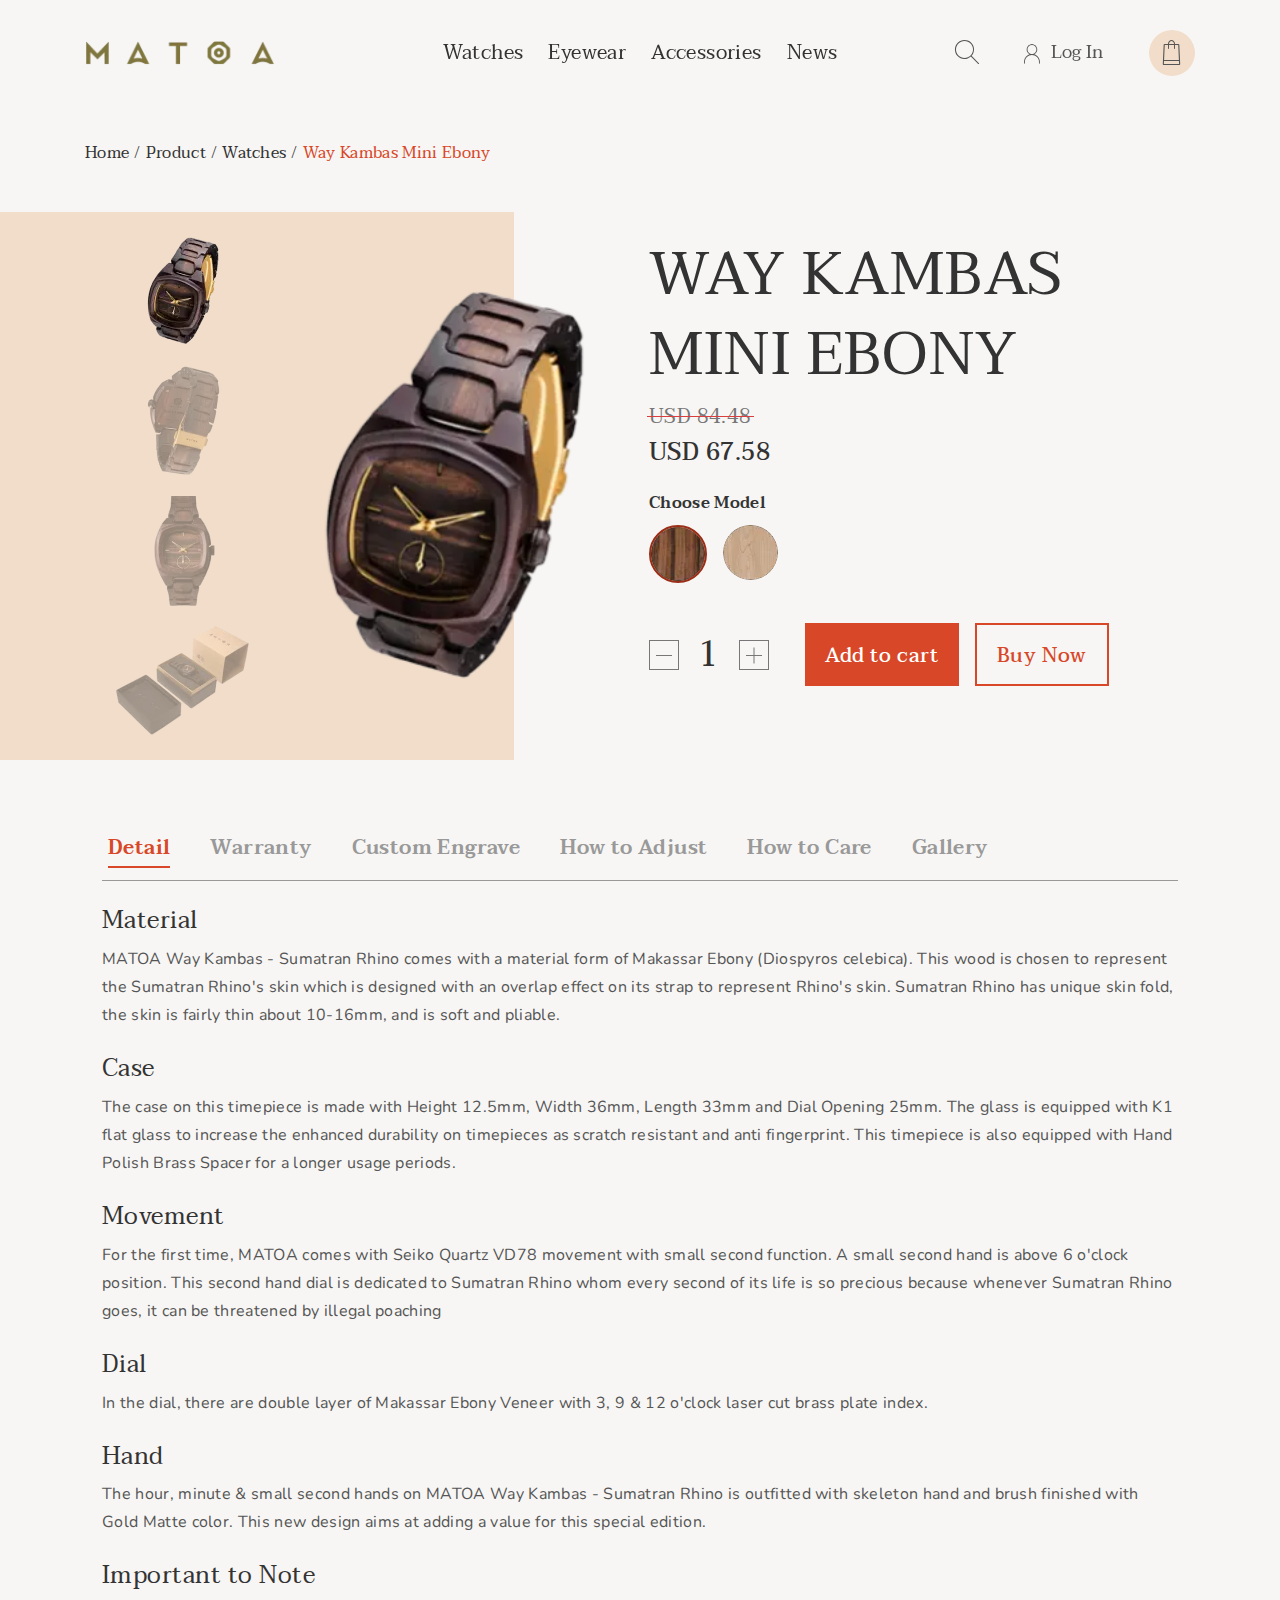
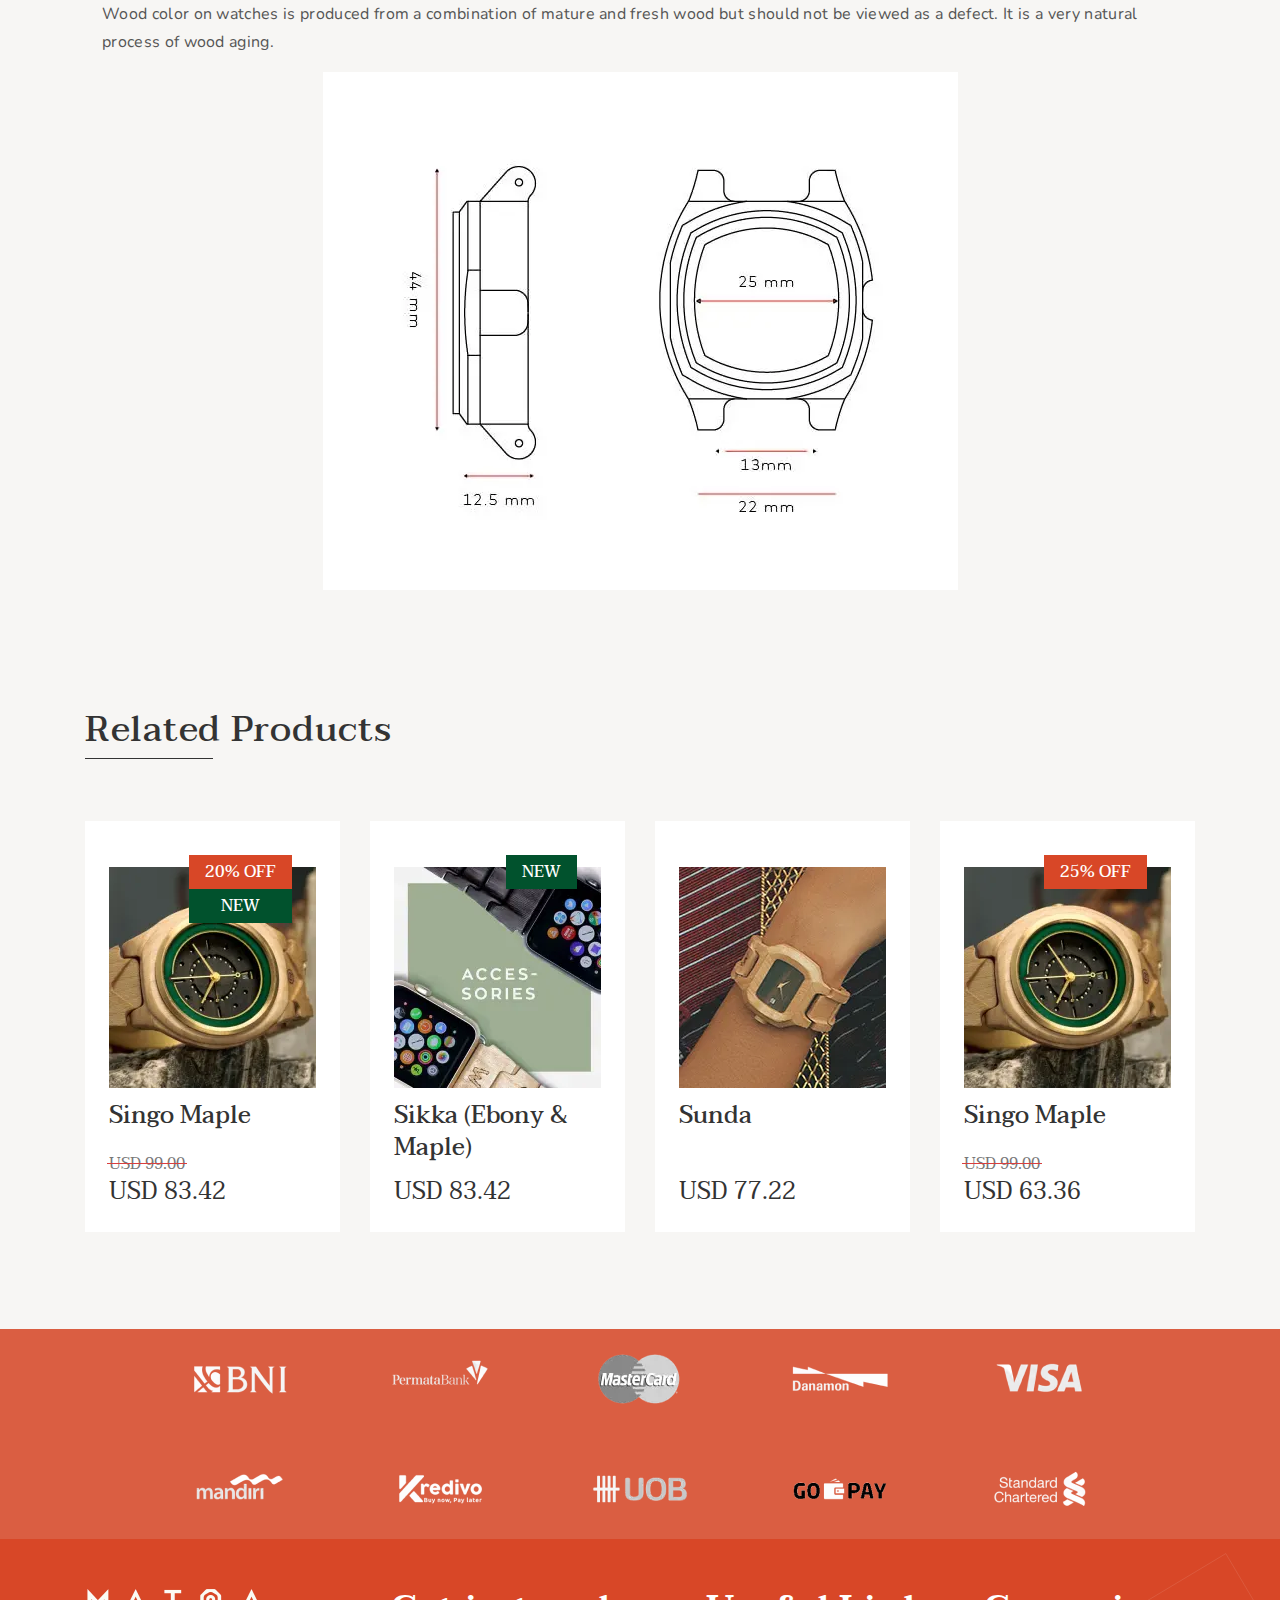
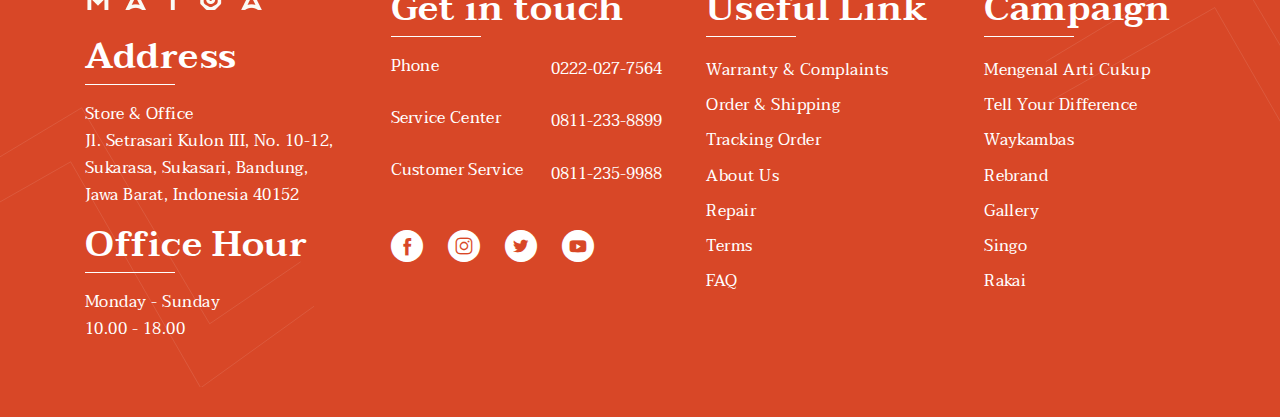
<file: matoa/product.html>
<!DOCTYPE html>
<html lang="en">

<head>
	<title>Product</title>
	<meta charset="UTF-8">
	<meta name="format-detection" content="telephone=no">
	<!-- <style>body{opacity: 0;}</style> -->
	<link rel="stylesheet" href="css/style.min.css?_v=20230502113321">
	<link rel="shortcut icon" href="favicon.ico">
	<!-- <meta name="robots" content="noindex, nofollow"> -->
	<meta name="viewport" content="width=device-width, initial-scale=1.0">
</head>

<body>
	<div class="wrapper">
		<header class="header" data-lp>
			<div class="header__container">
				<a href="index.html" class="header__logo">
					<picture><source srcset="img/matoa-400x50.webp" type="image/webp"><img class="header__big-logo" src="img/matoa-400x50.png" alt="logo"></picture>
					<picture><source srcset="img/matoa-100x100.webp" type="image/webp"><img class="header__small-logo" src="img/matoa-100x100.png" alt="logo"></picture>
				</a>
				<div class="header__menu menu">
					<button type="button" class="menu__icon icon-menu"><span></span></button>
					<nav class="menu__body">
						<ul class="menu__list">
							<li class="menu__item"><a href="#" class="menu__link">Watches</a></li>
							<li class="menu__item"><a href="#" class="menu__link">Eyewear</a></li>
							<li class="menu__item"><a href="#" class="menu__link">Accessories</a></li>
							<li class="menu__item"><a href="#" class="menu__link">News</a></li>
						</ul>
					</nav>
				</div>
				<div class="header__actions actions">
					<a data-popup="#search" href="#" class="actions__search _icon-search"></a>
					<a href="#" class="actions__login _icon-user">Log In</a>
					<a data-popup="#cart" href="#" class="actions__cart _icon-cart"></a>
				</div>
			</div>
		</header>
		<main class="product">

			<!-- Breadcrumbs -->
			<nav class="product__breadcrumbs breadcrumbs">
				<div class="breadcrumbs__container">
					<ul class="breadcrumbs__list">
						<li class="breadcrumbs__item">
							<a href="index.html" class="breadcrumbs__link">Home</a>
						</li>
						<li class="breadcrumbs__item">
							<a href="" class="breadcrumbs__link">Product</a>
						</li>
						<li class="breadcrumbs__item">
							<a href="" class="breadcrumbs__link">Watches</a>
						</li>
						<li class="breadcrumbs__item breadcrumbs__item--active">Way Kambas Mini Ebony</li>
					</ul>
				</div>
			</nav>

			<!-- Product Card -->
			<section class="product__card card-product">
				<div class="card-product__container">
					<!-- Sliders-->
					<div class="card-product__sliders">
						<div class="card-product__preview-slider slider-preview swiper">
							<div class="slider-preview__wrapper swiper-wrapper">
								<div class="slider-preview__slide swiper-slide">
									<picture><source srcset="img/product/product-preview-1.webp" type="image/webp"><img src="img/product/product-preview-1.png" alt="Product-preview-1"></picture>
								</div>
								<div class="slider-preview__slide swiper-slide">
									<picture><source srcset="img/product/product-preview-2.webp" type="image/webp"><img src="img/product/product-preview-2.png" alt="Product-preview-2"></picture>
								</div>
								<div class="slider-preview__slide swiper-slide">
									<picture><source srcset="img/product/product-preview-3.webp" type="image/webp"><img src="img/product/product-preview-3.png" alt="Product-preview-3"></picture>
								</div>
								<div class="slider-preview__slide swiper-slide">
									<picture><source srcset="img/product/product-preview-4.webp" type="image/webp"><img src="img/product/product-preview-4.png" alt="Product-preview-4"></picture>
								</div>
							</div>
						</div>
						<div class="card-product__slider slider-product swiper">
							<div class="slider-product__wrapper swiper-wrapper">
								<div class="slider-product__slide swiper-slide">
									<picture><source srcset="img/product/product-1.webp" type="image/webp"><img src="img/product/product-1.png" alt="Product-1"></picture>
								</div>
								<div class="slider-product__slide swiper-slide">
									<picture><source srcset="img/product/product-2.webp" type="image/webp"><img src="img/product/product-2.png" alt="Product-2"></picture>
								</div>
								<div class="slider-product__slide swiper-slide">
									<picture><source srcset="img/product/product-3.webp" type="image/webp"><img src="img/product/product-3.png" alt="Product-3"></picture>
								</div>
								<div class="slider-product__slide swiper-slide">
									<picture><source srcset="img/product/product-4.webp" type="image/webp"><img src="img/product/product-4.png" alt="Product-4"></picture>
								</div>
							</div>
						</div>
					</div>
					<form action="#" class="card-product__content">
						<h1 data-da=".card-product__container,768,0" class="card-product__title">Way Kambas Mini Ebony</h1>
						<div class="card-product__old-price"><span>USD 84.48</span></div>
						<div class="card-product__price">USD 67.58</div>
						<!-- Choose Model -->
						<div class="card-product__choose-model-line line">
							<h3 class="line__title">Choose Model</h3>
							<div class="line__radio-items">
								<div class="line__radio-item">
									<input class="line__input" checked id="choose-1" type="radio" name="choose-model" value="choose-1">
									<label class="line__label line__label--choose-1" for="choose-1">
										<!-- <picture><source srcset="img/product/choose-1.webp" type="image/webp"><img src="img/product/choose-1.png" alt="choose-1"></picture> -->
									</label>
								</div>
								<div class="line__radio-item">
									<input class="line__input" id="choose-2" type="radio" name="choose-model" value="choose-2">
									<label class="line__label line__label--choose-2" for="choose-2">
										<!-- <picture><source srcset="img/product/choose-2.webp" type="image/webp"><img src="img/product/choose-2.png" alt="choose-2"></picture> -->
									</label>
								</div>
							</div>
						</div>
						<div class="card-product__actions">
							<!-- Quantity -->
							<div data-quantity class="card-product__quantity quantity">
								<button data-quantity-minus type="button" class="quantity__button quantity__button_minus _icon-minus"></button>
								<div class="quantity__input">
									<input data-quantity-value autocomplete="off" type="text" name="quantity" value="1">
								</div>
								<button data-quantity-plus type="button" class="quantity__button quantity__button_plus _icon-plus"></button>
							</div>
							<!-- Buttons -->
							<div class="card-product__buttons">
								<button type="button" class="card-product__button button button--cart"><span>Add to
										cart</span></button>
								<button type="button" class="card-product__button button button--transparent">Buy Now</button>
							</div>
						</div>
					</form>
				</div>
			</section>

			<!-- Product Details -->
			<section class="product__details details">
				<div class="details__container">
					<div data-tabs class="details__tabs tabs">
						<nav data-tabs-titles class="tabs__navigation">
							<button type="button" class="tabs__title _tab-active">Detail</button>
							<button type="button" class="tabs__title">Warranty</button>
							<button type="button" class="tabs__title">Custom Engrave</button>
							<button type="button" class="tabs__title">How to Adjust</button>
							<button type="button" class="tabs__title">How to Care</button>
							<button type="button" class="tabs__title">Gallery</button>
						</nav>
						<div data-tabs-body class="tabs__content">
							<div class="tabs__body">
								<div class="tabs__content">
									<h4 class="tabs__subtitle">Material</h4>
									<p class="tabs__text">MATOA Way Kambas - Sumatran Rhino comes with a material form of
										Makassar
										Ebony (Diospyros celebica). This wood is chosen to represent the Sumatran Rhino's skin
										which
										is designed with an overlap effect on its strap to represent Rhino's skin. Sumatran Rhino
										has
										unique skin fold, the skin is fairly thin about 10-16mm, and is soft and pliable.</p>
									<h4 class="tabs__subtitle">Case</h4>
									<p class="tabs__text">The case on this timepiece is made with Height 12.5mm, Width 36mm,
										Length
										33mm and Dial Opening 25mm. The glass is equipped with K1 flat glass to increase the
										enhanced
										durability on timepieces as scratch resistant and anti fingerprint. This timepiece is also
										equipped with Hand Polish Brass Spacer for a longer usage periods.</p>
									<h4 class="tabs__subtitle">Movement</h4>
									<p class="tabs__text">For the first time, MATOA comes with Seiko Quartz VD78 movement with
										small
										second function. A small second hand is above 6 o'clock position. This second hand dial is
										dedicated to Sumatran Rhino whom every second of its life is so precious because whenever
										Sumatran Rhino goes, it can be threatened by illegal poaching</p>
									<h4 class="tabs__subtitle">Dial</h4>
									<p class="tabs__text">In the dial, there are double layer of Makassar Ebony Veneer with 3, 9
										&
										12 o'clock laser cut brass plate index.</p>
									<h4 class="tabs__subtitle">Hand</h4>
									<p class="tabs__text">The hour, minute & small second hands on MATOA Way Kambas - Sumatran
										Rhino
										is outfitted with skeleton hand and brush finished with Gold Matte color. This new design
										aims at adding a value for this special edition.</p>
									<h4 class="tabs__subtitle">Important to Note</h4>
									<p class="tabs__text">Wood color on watches is produced from a combination of mature and
										fresh
										wood but should not be viewed as a defect. It is a very natural process of wood aging.</p>
								</div>
								<div class="tabs__image tabs__image--first-tab-image">
									<picture><source srcset="img/product/tabs-img-1.webp" type="image/webp"><img src="img/product/tabs-img-1.jpg" alt="Image"></picture>
								</div>
							</div>
							<div class="tabs__body">
								<div class="tabs__content">
									<h4 class="tabs__subtitle">Material</h4>
									<p class="tabs__text">MATOA Way Kambas - Sumatran Rhino comes with a material form of
										Makassar
										Ebony (Diospyros celebica). This wood is chosen to represent the Sumatran Rhino's skin
										which
										is designed with an overlap effect on its strap to represent Rhino's skin. Sumatran Rhino
										has
										unique skin fold, the skin is fairly thin about 10-16mm, and is soft and pliable.</p>
									<h4 class="tabs__subtitle">Case</h4>
									<p class="tabs__text">The case on this timepiece is made with Height 12.5mm, Width 36mm,
										Length
										33mm and Dial Opening 25mm. The glass is equipped with K1 flat glass to increase the
										enhanced
										durability on timepieces as scratch resistant and anti fingerprint. This timepiece is also
										equipped with Hand Polish Brass Spacer for a longer usage periods.</p>
									<h4 class="tabs__subtitle">Movement</h4>
									<p class="tabs__text">For the first time, MATOA comes with Seiko Quartz VD78 movement with
										small
										second function. A small second hand is above 6 o'clock position. This second hand dial is
										dedicated to Sumatran Rhino whom every second of its life is so precious because whenever
										Sumatran Rhino goes, it can be threatened by illegal poaching</p>
									<h4 class="tabs__subtitle">Dial</h4>
									<p class="tabs__text">In the dial, there are double layer of Makassar Ebony Veneer with 3, 9
										&
										12 o'clock laser cut brass plate index.</p>
									<h4 class="tabs__subtitle">Hand</h4>
									<p class="tabs__text">The hour, minute & small second hands on MATOA Way Kambas - Sumatran
										Rhino
										is outfitted with skeleton hand and brush finished with Gold Matte color. This new design
										aims at adding a value for this special edition.</p>
									<h4 class="tabs__subtitle">Important to Note</h4>
									<p class="tabs__text">Wood color on watches is produced from a combination of mature and
										fresh
										wood but should not be viewed as a defect. It is a very natural process of wood aging.</p>
								</div>
								<div class="tabs__image tabs__image--first-tab-image">
									<picture><source srcset="img/product/tabs-img-1.webp" type="image/webp"><img src="img/product/tabs-img-1.jpg" alt="Image"></picture>
								</div>
							</div>
							<div class="tabs__body">
								<div class="tabs__content">
									<h4 class="tabs__subtitle">Material</h4>
									<p class="tabs__text">MATOA Way Kambas - Sumatran Rhino comes with a material form of
										Makassar
										Ebony (Diospyros celebica). This wood is chosen to represent the Sumatran Rhino's skin
										which
										is designed with an overlap effect on its strap to represent Rhino's skin. Sumatran Rhino
										has
										unique skin fold, the skin is fairly thin about 10-16mm, and is soft and pliable.</p>
									<h4 class="tabs__subtitle">Case</h4>
									<p class="tabs__text">The case on this timepiece is made with Height 12.5mm, Width 36mm,
										Length
										33mm and Dial Opening 25mm. The glass is equipped with K1 flat glass to increase the
										enhanced
										durability on timepieces as scratch resistant and anti fingerprint. This timepiece is also
										equipped with Hand Polish Brass Spacer for a longer usage periods.</p>
									<h4 class="tabs__subtitle">Movement</h4>
									<p class="tabs__text">For the first time, MATOA comes with Seiko Quartz VD78 movement with
										small
										second function. A small second hand is above 6 o'clock position. This second hand dial is
										dedicated to Sumatran Rhino whom every second of its life is so precious because whenever
										Sumatran Rhino goes, it can be threatened by illegal poaching</p>
									<h4 class="tabs__subtitle">Dial</h4>
									<p class="tabs__text">In the dial, there are double layer of Makassar Ebony Veneer with 3, 9
										&
										12 o'clock laser cut brass plate index.</p>
									<h4 class="tabs__subtitle">Hand</h4>
									<p class="tabs__text">The hour, minute & small second hands on MATOA Way Kambas - Sumatran
										Rhino
										is outfitted with skeleton hand and brush finished with Gold Matte color. This new design
										aims at adding a value for this special edition.</p>
									<h4 class="tabs__subtitle">Important to Note</h4>
									<p class="tabs__text">Wood color on watches is produced from a combination of mature and
										fresh
										wood but should not be viewed as a defect. It is a very natural process of wood aging.</p>
								</div>
								<div class="tabs__image tabs__image--first-tab-image">
									<picture><source srcset="img/product/tabs-img-1.webp" type="image/webp"><img src="img/product/tabs-img-1.jpg" alt="Image"></picture>
								</div>
							</div>
							<div class="tabs__body">
								<div class="tabs__content">
									<h4 class="tabs__subtitle">Material</h4>
									<p class="tabs__text">MATOA Way Kambas - Sumatran Rhino comes with a material form of
										Makassar
										Ebony (Diospyros celebica). This wood is chosen to represent the Sumatran Rhino's skin
										which
										is designed with an overlap effect on its strap to represent Rhino's skin. Sumatran Rhino
										has
										unique skin fold, the skin is fairly thin about 10-16mm, and is soft and pliable.</p>
									<h4 class="tabs__subtitle">Case</h4>
									<p class="tabs__text">The case on this timepiece is made with Height 12.5mm, Width 36mm,
										Length
										33mm and Dial Opening 25mm. The glass is equipped with K1 flat glass to increase the
										enhanced
										durability on timepieces as scratch resistant and anti fingerprint. This timepiece is also
										equipped with Hand Polish Brass Spacer for a longer usage periods.</p>
									<h4 class="tabs__subtitle">Movement</h4>
									<p class="tabs__text">For the first time, MATOA comes with Seiko Quartz VD78 movement with
										small
										second function. A small second hand is above 6 o'clock position. This second hand dial is
										dedicated to Sumatran Rhino whom every second of its life is so precious because whenever
										Sumatran Rhino goes, it can be threatened by illegal poaching</p>
									<h4 class="tabs__subtitle">Dial</h4>
									<p class="tabs__text">In the dial, there are double layer of Makassar Ebony Veneer with 3, 9
										&
										12 o'clock laser cut brass plate index.</p>
									<h4 class="tabs__subtitle">Hand</h4>
									<p class="tabs__text">The hour, minute & small second hands on MATOA Way Kambas - Sumatran
										Rhino
										is outfitted with skeleton hand and brush finished with Gold Matte color. This new design
										aims at adding a value for this special edition.</p>
									<h4 class="tabs__subtitle">Important to Note</h4>
									<p class="tabs__text">Wood color on watches is produced from a combination of mature and
										fresh
										wood but should not be viewed as a defect. It is a very natural process of wood aging.</p>
								</div>
								<div class="tabs__image tabs__image--first-tab-image">
									<picture><source srcset="img/product/tabs-img-1.webp" type="image/webp"><img src="img/product/tabs-img-1.jpg" alt="Image"></picture>
								</div>
							</div>
							<div class="tabs__body">
								<div class="tabs__content">
									<h4 class="tabs__subtitle">Material</h4>
									<p class="tabs__text">MATOA Way Kambas - Sumatran Rhino comes with a material form of
										Makassar
										Ebony (Diospyros celebica). This wood is chosen to represent the Sumatran Rhino's skin
										which
										is designed with an overlap effect on its strap to represent Rhino's skin. Sumatran Rhino
										has
										unique skin fold, the skin is fairly thin about 10-16mm, and is soft and pliable.</p>
									<h4 class="tabs__subtitle">Case</h4>
									<p class="tabs__text">The case on this timepiece is made with Height 12.5mm, Width 36mm,
										Length
										33mm and Dial Opening 25mm. The glass is equipped with K1 flat glass to increase the
										enhanced
										durability on timepieces as scratch resistant and anti fingerprint. This timepiece is also
										equipped with Hand Polish Brass Spacer for a longer usage periods.</p>
									<h4 class="tabs__subtitle">Movement</h4>
									<p class="tabs__text">For the first time, MATOA comes with Seiko Quartz VD78 movement with
										small
										second function. A small second hand is above 6 o'clock position. This second hand dial is
										dedicated to Sumatran Rhino whom every second of its life is so precious because whenever
										Sumatran Rhino goes, it can be threatened by illegal poaching</p>
									<h4 class="tabs__subtitle">Dial</h4>
									<p class="tabs__text">In the dial, there are double layer of Makassar Ebony Veneer with 3, 9
										&
										12 o'clock laser cut brass plate index.</p>
									<h4 class="tabs__subtitle">Hand</h4>
									<p class="tabs__text">The hour, minute & small second hands on MATOA Way Kambas - Sumatran
										Rhino
										is outfitted with skeleton hand and brush finished with Gold Matte color. This new design
										aims at adding a value for this special edition.</p>
									<h4 class="tabs__subtitle">Important to Note</h4>
									<p class="tabs__text">Wood color on watches is produced from a combination of mature and
										fresh
										wood but should not be viewed as a defect. It is a very natural process of wood aging.</p>
								</div>
								<div class="tabs__image tabs__image--first-tab-image">
									<picture><source srcset="img/product/tabs-img-1.webp" type="image/webp"><img src="img/product/tabs-img-1.jpg" alt="Image"></picture>
								</div>
							</div>
							<div class="tabs__body">
								<div class="tabs__content">
									<h4 class="tabs__subtitle">Material</h4>
									<p class="tabs__text">MATOA Way Kambas - Sumatran Rhino comes with a material form of
										Makassar
										Ebony (Diospyros celebica). This wood is chosen to represent the Sumatran Rhino's skin
										which
										is designed with an overlap effect on its strap to represent Rhino's skin. Sumatran Rhino
										has
										unique skin fold, the skin is fairly thin about 10-16mm, and is soft and pliable.</p>
									<h4 class="tabs__subtitle">Case</h4>
									<p class="tabs__text">The case on this timepiece is made with Height 12.5mm, Width 36mm,
										Length
										33mm and Dial Opening 25mm. The glass is equipped with K1 flat glass to increase the
										enhanced
										durability on timepieces as scratch resistant and anti fingerprint. This timepiece is also
										equipped with Hand Polish Brass Spacer for a longer usage periods.</p>
									<h4 class="tabs__subtitle">Movement</h4>
									<p class="tabs__text">For the first time, MATOA comes with Seiko Quartz VD78 movement with
										small
										second function. A small second hand is above 6 o'clock position. This second hand dial is
										dedicated to Sumatran Rhino whom every second of its life is so precious because whenever
										Sumatran Rhino goes, it can be threatened by illegal poaching</p>
									<h4 class="tabs__subtitle">Dial</h4>
									<p class="tabs__text">In the dial, there are double layer of Makassar Ebony Veneer with 3, 9
										&
										12 o'clock laser cut brass plate index.</p>
									<h4 class="tabs__subtitle">Hand</h4>
									<p class="tabs__text">The hour, minute & small second hands on MATOA Way Kambas - Sumatran
										Rhino
										is outfitted with skeleton hand and brush finished with Gold Matte color. This new design
										aims at adding a value for this special edition.</p>
									<h4 class="tabs__subtitle">Important to Note</h4>
									<p class="tabs__text">Wood color on watches is produced from a combination of mature and
										fresh
										wood but should not be viewed as a defect. It is a very natural process of wood aging.</p>
								</div>
								<div class="tabs__image tabs__image--first-tab-image">
									<picture><source srcset="img/product/tabs-img-1.webp" type="image/webp"><img src="img/product/tabs-img-1.jpg" alt="Image"></picture>
								</div>
							</div>
						</div>
					</div>


				</div>
			</section>

			<!-- Related Products -->
			<section class="product__related-products related-products">
				<div class="related-products__container">
					<h2 class="related-products__title title-section">Related Products</h2>
					<ul class="related-products__list">
						<li class="related-products__item">
							<a href="#" class="related-products__link">
								<div class="related-products__card card-related-products">
									<div class="card-related-products__image">
										<picture><source srcset="img/product/product-related-1.webp" type="image/webp"><img src="img/product/product-related-1.jpg" alt="Image"></picture>
									</div>
									<h3 class="card-related-products__title">Singo Maple</h3>
									<div class="card-related-products__old-price"><span>USD 99.00</span></div>
									<div class="card-related-products__price">USD 83.42</div>
									<div class="card-related-products__labels">
										<div class="card-related-products__label card-related-products__label--off">20% OFF</div>
										<div class="card-related-products__label card-related-products__label--new">NEW</div>
									</div>
								</div>
							</a>
						</li>
						<li class="related-products__item">
							<a href="#" class="related-products__link">
								<div class="related-products__card card-related-products">
									<div class="card-related-products__image">
										<picture><source srcset="img/product/product-related-2.webp" type="image/webp"><img src="img/product/product-related-2.jpg" alt="Image"></picture>
									</div>
									<h3 class="card-related-products__title">Sikka (Ebony & Maple)</h3>
									<!-- <div class="card-related-products__old-price"><span>USD 99.00</span></div> -->
									<div class="card-related-products__price">USD 83.42</div>
									<div class="card-related-products__labels">
										<!-- <div class="card-related-products__label card-related-products__label--off">20% OFF</div> -->
										<div class="card-related-products__label card-related-products__label--new">NEW</div>
									</div>
								</div>
							</a>
						</li>
						<li class="related-products__item">
							<a href="#" class="related-products__link">
								<div class="related-products__card card-related-products">
									<div class="card-related-products__image">
										<picture><source srcset="img/product/product-related-3.webp" type="image/webp"><img src="img/product/product-related-3.jpg" alt="Image"></picture>
									</div>
									<h3 class="card-related-products__title">Sunda</h3>
									<!-- <div class="card-related-products__old-price"><span>USD 99.00</span></div> -->
									<div class="card-related-products__price">USD 77.22</div>
									<div class="card-related-products__labels">
										<!-- <div class="card-related-products__label card-related-products__label--off">20% OFF</div> -->
										<!-- <div class="card-related-products__label card-related-products__label--new">NEW</div> -->
									</div>
								</div>
							</a>
						</li>
						<li class="related-products__item">
							<a href="#" class="related-products__link">
								<div class="related-products__card card-related-products">
									<div class="card-related-products__image">
										<picture><source srcset="img/product/product-related-4.webp" type="image/webp"><img src="img/product/product-related-4.jpg" alt="Image"></picture>
									</div>
									<h3 class="card-related-products__title">Singo Maple</h3>
									<div class="card-related-products__old-price"><span>USD 99.00</span></div>
									<div class="card-related-products__price">USD 63.36</div>
									<div class="card-related-products__labels">
										<div class="card-related-products__label card-related-products__label--off">25% OFF</div>
										<!-- <div class="card-related-products__label card-related-products__label--new">NEW</div> -->
									</div>
								</div>
							</a>
						</li>
					</ul>
				</div>
			</section>

			<!-- Payment Methods -->
			<div class="product__payments payments">
				<div class="payments__container">
					<picture><source srcset="img/payment-methods/payments-1.webp" type="image/webp"><img class="payments__image" src="img/payment-methods/payments-1.png" alt="BNI"></picture>
					<picture><source srcset="img/payment-methods/payments-2.webp" type="image/webp"><img class="payments__image" src="img/payment-methods/payments-2.png" alt="Permata Bank"></picture>
					<picture><source srcset="img/payment-methods/payments-3.webp" type="image/webp"><img class="payments__image" src="img/payment-methods/payments-3.png" alt="Master Card"></picture>
					<picture><source srcset="img/payment-methods/payments-4.webp" type="image/webp"><img class="payments__image" src="img/payment-methods/payments-4.png" alt="Danamon"></picture>
					<picture><source srcset="img/payment-methods/payments-5.webp" type="image/webp"><img class="payments__image" src="img/payment-methods/payments-5.png" alt="Visa"></picture>
					<picture><source srcset="img/payment-methods/payments-6.webp" type="image/webp"><img class="payments__image" src="img/payment-methods/payments-6.png" alt="Mandiri"></picture>
					<picture><source srcset="img/payment-methods/payments-7.webp" type="image/webp"><img class="payments__image" src="img/payment-methods/payments-7.png" alt="Kredivo"></picture>
					<picture><source srcset="img/payment-methods/payments-8.webp" type="image/webp"><img class="payments__image" src="img/payment-methods/payments-8.png" alt="UOB"></picture>
					<picture><source srcset="img/payment-methods/payments-9.webp" type="image/webp"><img class="payments__image" src="img/payment-methods/payments-9.png" alt="Go Pay"></picture>
					<picture><source srcset="img/payment-methods/payments-10.webp" type="image/webp"><img class="payments__image" src="img/payment-methods/payments-10.png" alt="Standard Chartered"></picture>
				</div>
			</div>

		</main>
		<footer data-spollers="768,max" class="footer">

			<div class="footer__container">

				<!-- Logo, Address, Hour -->
				<div class="footer__column">
					<a href="#" class="footer__logo">
						<picture><source srcset="img/matoa-white.webp" type="image/webp"><img src="img/matoa-white.png" alt="logo"></picture>
					</a>
					<div class="footer__address">
						<button type="button" data-spoller class="footer__title title-section title-section--big _icon-arrow-down">Address</button>
						<div>
							<p class="footer__line">Store & Office</p>
							<p class="footer__line">Jl. Setrasari Kulon III, No. 10-12,</p>
							<p class="footer__line">Sukarasa, Sukasari, Bandung,</p>
							<p class="footer__line">Jawa Barat, Indonesia 40152</p>
						</div>
					</div>
					<div class="footer__hour">
						<button type="button" data-spoller class="footer__title title-section title-section--big _icon-arrow-down">Office
							Hour</button>
						<div class="hours">
							<p class="footer__line">Monday - Sunday</p>
							<p class="footer__line">10.00 - 18.00</p>
						</div>
					</div>
				</div>

				<!-- Phone numbers -->
				<div class="footer__column">
					<button type="button" data-spoller class="footer__title title-section title-section--big _icon-arrow-down">Get in touch</button>
					<div class="footer__contacts">
						<div class="footer__phone-numbers">
							<h3 class="footer__label">Phone</h3>
							<a href="tel:02220277564" class="footer__tel">0222-027-7564</a>
							<h3 class="footer__label">Service Center</h3>
							<a href="tel:08112338899" class="footer__tel">0811-233-8899</a>
							<h3 class="footer__label">Customer Service</h3>
							<a href="tel:08112359988" class="footer__tel">0811-235-9988</a>
						</div>

						<div class="footer__socials">
							<a href="#" class="footer__social _icon-facebook"></a>
							<a href="#" class="footer__social _icon-instagram"></a>
							<a href="#" class="footer__social _icon-twitter"></a>
							<a href="#" class="footer__social _icon-youtube"></a>
						</div>
					</div>
				</div>

				<!-- Links -->
				<nav class="footer__column">
					<button type="button" data-spoller class="footer__title title-section title-section--big _icon-arrow-down">Useful Link</button>
					<ul class="footer__list">
						<li class="footer__item"><a href="#" class="footer__link">Warranty & Complaints</a></li>
						<li class="footer__item"><a href="#" class="footer__link">Order & Shipping</a></li>
						<li class="footer__item"><a href="#" class="footer__link">Tracking Order</a></li>
						<li class="footer__item"><a href="#" class="footer__link">About Us</a></li>
						<li class="footer__item"><a href="#" class="footer__link">Repair</a></li>
						<li class="footer__item"><a href="#" class="footer__link">Terms</a></li>
						<li class="footer__item"><a href="#" class="footer__link">FAQ</a></li>
					</ul>
				</nav>

				<!-- Campaign -->
				<nav class="footer__column">
					<button type="button" data-spoller class="footer__title title-section title-section--big _icon-arrow-down">Campaign</button>
					<ul class="footer__list">
						<li class="footer__item"><a href="#" class="footer__link">Mengenal Arti Cukup</a></li>
						<li class="footer__item"><a href="#" class="footer__link">Tell Your Difference</a></li>
						<li class="footer__item"><a href="#" class="footer__link">Waykambas</a></li>
						<li class="footer__item"><a href="#" class="footer__link">Rebrand</a></li>
						<li class="footer__item"><a href="#" class="footer__link">Gallery</a></li>
						<li class="footer__item"><a href="#" class="footer__link">Singo</a></li>
						<li class="footer__item"><a href="#" class="footer__link">Rakai</a></li>
					</ul>
				</nav>

				<!-- Footer Decor -->
				<div class="footer__decor footer__decor--left"></div>
				<div class="footer__decor footer__decor--right"></div>

			</div>
		</footer>

	</div>
	<!-- Popup for Search Button -->
	<div id="search" aria-hidden="true" class="popup popup__search">
		<div class="popup__wrapper">
			<div class="popup__content">
				<button data-close type="button" class="popup__close _icon-close"></button>
				<div class="popup__text">
					<form action="#" class="search-form form">
						<input data-required autocomplete="off" type="text" name="form[]" data-error="Error, write something" placeholder="Enter a search query" class="form__input input">
						<button type="submit" class="form__button button button--cart"><span class="_icon-search">Search</span></button>
					</form>
				</div>
			</div>
		</div>
	</div>

	<!-- Popup for Cart Button -->
	<div id="cart" aria-hidden="true" class="popup popup__cart">
		<div class="popup__wrapper">
			<div class="popup__content">
				<button data-close type="button" class="popup__close _icon-close"></button>
				<form action="#" class="cart">
					<div class="cart__items">
						<div class="cart__item">
							<div class="cart__item-image">
								<picture><source srcset="img/product/cart-product-1.webp" type="image/webp"><img src="img/product/cart-product-1.png" alt="Image"></picture>
							</div>
							<div class="cart__column-1">
								<h2 class="cart__product-title">Way Kambas Mini Ebony</h2>
								<div class="cart__old-price"><span>USD 90.00</span></div>
								<div class="cart__price">USD 88.24</div>
								<div class="cart__engrave-label">Custom Engrave</div>
								<div class="cart__engrave-options">“Happy | Birthday | From”</div>
							</div>

							<div class="cart__item-column-2">

								<div class="cart__product-packaging">
									<div class="cart__packaging-label">Select Packaging</div>
									<select name="form[]" data-class-modif="form">
										<option value="1" selected>Wooden Packaging (USD 3.50)</option>
										<option value="2">Metallic Packaging (USD 3.00)</option>
										<option value="3">Fabric Packaging (USD 2.50)</option>
										<option value="4">Synthetic Packaging (USD 2.00)</option>
									</select>
								</div>
								<div class="cart__product-actions">
									<div data-quantity class="cart__product-quantity quantity">
										<button data-quantity-minus type="button" class="quantity__button quantity__button_minus">
										</button>
										<div class="quantity__input">
											<input data-quantity-value autocomplete="off" type="text" name="form[]" value="1">
										</div>
										<button data-quantity-plus type="button" class="quantity__button quantity__button_plus">
										</button>
									</div>

									<div class="cart__product-sum">USD 88.24</div>
									<div class="cart__product-delete _icon-delete"></div>

								</div>

							</div>
						</div>
						<div class="cart__item">
							<div class="cart__item-image">
								<picture><source srcset="img/product/cart-product-2.webp" type="image/webp"><img src="img/product/cart-product-2.png" alt="Image"></picture>
							</div>
							<div class="cart__column-1">
								<h2 class="cart__product-title">Sikka (Ebony & Maple)</h2>
								<!-- <div class="cart__old-price"><span>USD 90.00</span></div> -->
								<div class="cart__price">USD 83.42</div>
								<!-- <div class="cart__engrave-label">Custom Engrave</div>
							<div class="cart__engrave-options">“Happy | Birthday | From”</div> -->
							</div>
							<div class="cart__item-column-2">
								<div class="cart__product-packaging">
									<div class="cart__packaging-label">Select Packaging</div>
									<select name="form[]" data-class-modif="form">
										<option value="1" selected>Default Packaging (Free)</option>
										<!-- <option value="2">Metallic Packaging (USD 3.00)</option>
									<option value="3">Fabric Packaging (USD 2.50)</option>
									<option value="4">Synthetic Packaging (USD 2.00)</option> -->
									</select>
								</div>
								<div class="cart__product-actions">
									<div data-quantity class="cart__product-quantity quantity">
										<button data-quantity-minus type="button" class="quantity__button quantity__button_minus">
										</button>
										<div class="quantity__input">
											<input data-quantity-value autocomplete="off" type="text" name="form[]" value="1">
										</div>
										<button data-quantity-plus type="button" class="quantity__button quantity__button_plus">
										</button>
									</div>

									<div class="cart__product-sum">USD 83.42</div>
									<div class="cart__product-delete _icon-delete"></div>

								</div>

							</div>
						</div>
					</div>

					<div class="cart__footer">
						<div class="cart__promo-line">
							<label class="cart__promo-label">Code Promo</label>
							<input autocomplete="off" type="text" name="promo" data-error="Error" placeholder="Promo Code" class="cart__promo-input">
							<div class="cart__promo-value">35% OFF</div>
						</div>
						<div class="cart__total">
							<div class="cart__total-label">Total</div>
							<div class="cart__total-box">
								<div class="cart__total-old-price"><span>USD 218.59</span></div>
								<div class="cart__total-price">USD 142.03</div>
							</div>
						</div>
						<button type="submit" class="cart__button button">Checkout</button>
					</div>

				</form>





				<!-- <div class="popup__text">
				попап корзини
				<form action="#" class="search-form form">
					<input data-required autocomplete="off" type="text" name="form[]" data-error="Error, write something"
						placeholder="Enter a search query" class="form__input input">
					<button type="submit" class="form__button button button--cart"><span class="_icon-search">Search</span></button>
				</form>
			</div> -->
			</div>
		</div>
	</div>
	<script src="js/app.min.js?_v=20230502113321"></script>
</body>

</html>
</file>
<file: farmvest/css/style.min.css>
@charset "UTF-8";@import url(https://fonts.googleapis.com/css?family=Lato:regular,600&display=swap);@font-face{font-family:Spartan;font-display:swap;src:url(../fonts/Spartan-Bold.woff2) format("woff2"),url(../fonts/Spartan-Bold.woff) format("woff");font-weight:700;font-style:normal}@font-face{font-family:Spartan;font-display:swap;src:url(../fonts/Spartan-Medium.woff2) format("woff2"),url(../fonts/Spartan-Medium.woff) format("woff");font-weight:500;font-style:normal}@font-face{font-family:Spartan;font-display:swap;src:url(../fonts/Spartan-Light.woff2) format("woff2"),url(../fonts/Spartan-Light.woff) format("woff");font-weight:300;font-style:normal}@font-face{font-family:Spartan;font-display:swap;src:url(../fonts/Spartan-SemiBold.woff2) format("woff2"),url(../fonts/Spartan-SemiBold.woff) format("woff");font-weight:600;font-style:normal}@font-face{font-family:Spartan;font-display:swap;src:url(../fonts/Spartan-Regular.woff2) format("woff2"),url(../fonts/Spartan-Regular.woff) format("woff");font-weight:400;font-style:normal}*{padding:0;margin:0;border:0}*,:after,:before{-webkit-box-sizing:border-box;box-sizing:border-box}body,html{height:100%;min-width:320px}body{color:#fff;line-height:1;font-family:Spartan;font-size:1.125rem;-ms-text-size-adjust:100%;-moz-text-size-adjust:100%;-webkit-text-size-adjust:100%;-webkit-font-smoothing:antialiased;-moz-osx-font-smoothing:grayscale}button,input,textarea{font-family:Spartan;font-size:inherit}button{cursor:pointer;color:inherit;background-color:transparent}a{color:inherit;text-decoration:none}ul li{list-style:none}img{vertical-align:top}h1,h2,h3,h4,h5,h6{font-weight:inherit;font-size:inherit}.lock body{overflow:hidden;-ms-touch-action:none;touch-action:none;-ms-scroll-chaining:none;overscroll-behavior:none}.wrapper{min-height:100%;display:-webkit-box;display:-ms-flexbox;display:flex;-webkit-box-orient:vertical;-webkit-box-direction:normal;-ms-flex-direction:column;flex-direction:column;overflow:hidden}@supports (overflow:clip){.wrapper{overflow:clip}}.wrapper>main{-webkit-box-flex:1;-ms-flex:1 1 auto;flex:1 1 auto}.wrapper>*{min-width:0}[class*=__container]{max-width:103.125rem;margin:0 auto;padding:0 .9375rem}input[type=email],input[type=tel],input[type=text],textarea{-webkit-appearance:none;-moz-appearance:none;appearance:none}.input{border-radius:10px;width:100%;display:block;padding:0 19px}.input[placeholder]:not([data-placeholder-nohiden])::-webkit-input-placeholder{-webkit-transition:opacity .3s;transition:opacity .3s}.input[placeholder]:not([data-placeholder-nohiden])::-moz-placeholder{-moz-transition:opacity .3s;transition:opacity .3s}.input[placeholder]:not([data-placeholder-nohiden]):-ms-input-placeholder{-ms-transition:opacity .3s;transition:opacity .3s}.input[placeholder]:not([data-placeholder-nohiden])::-ms-input-placeholder{-ms-transition:opacity .3s;transition:opacity .3s}.input[placeholder]:not([data-placeholder-nohiden])::placeholder{-webkit-transition:opacity .3s;-o-transition:opacity .3s;transition:opacity .3s}.input[placeholder]:not([data-placeholder-nohiden]):focus::-webkit-input-placeholder{opacity:0}.input[placeholder]:not([data-placeholder-nohiden]):focus::-moz-placeholder{opacity:0}.input[placeholder]:not([data-placeholder-nohiden]):focus:-ms-input-placeholder{opacity:0}.input[placeholder]:not([data-placeholder-nohiden]):focus::-ms-input-placeholder{opacity:0}.input[placeholder]:not([data-placeholder-nohiden]):focus::placeholder{opacity:0}textarea.input{resize:none;padding:0 0}.spollers{display:-ms-grid;display:grid;gap:1.5rem}.spollers__item{border-radius:.625rem;position:relative;max-width:37.5rem;background:rgba(255,255,255,.0509803922)}.spollers__title{cursor:pointer;font-size:1.5rem;line-height:1.3;width:100%;padding:1.5rem 3.125rem 1.5rem 1.875rem;text-align:left;display:-webkit-box;display:-ms-flexbox;display:flex;gap:.625rem;-webkit-transition:all 0s ease .5s;-o-transition:all 0s ease .5s;transition:all 0s ease .5s}.spollers__title._spoller-active~.spollers__icon{-webkit-transform:rotate(-180deg);-ms-transform:rotate(-180deg);transform:rotate(-180deg)}.spollers__icon{pointer-events:none;position:absolute;top:1.5625rem;right:.9375rem;width:1.5rem;height:1.5rem;fill:#23b123;-webkit-transition:-webkit-transform .3s ease;transition:-webkit-transform .3s ease;-o-transition:transform .3s ease;transition:transform .3s ease;transition:transform .3s ease,-webkit-transform .3s ease}.spollers__body{padding:1.5rem}[class*=-ibg]{position:relative}[class*=-ibg] img{position:absolute;width:100%;height:100%;top:0;left:0;-o-object-fit:cover;object-fit:cover}[class*=-ibg_contain] img{-o-object-fit:contain;object-fit:contain}.button{position:relative;display:inline-block;padding:1.25rem .625rem;text-align:center;font-weight:500;line-height:1.2222222222;color:#fff;border-radius:.625rem;overflow:hidden;-webkit-transition:.3s ease;-o-transition:.3s ease;transition:.3s ease}.button span{position:relative;z-index:2}.button::before{content:"";position:absolute;z-index:1;top:0;left:0;width:100%;height:100%}.button--solid{border:1px solid #23b123}.button--solid::before{background-color:#23b123;-webkit-transform:scale(1);-ms-transform:scale(1);transform:scale(1);opacity:1;-webkit-transition:.5s ease;-o-transition:.5s ease;transition:.5s ease}.button--transparent{background:0 0;border:1px solid #fff}.button--transparent::before{background-color:#23b123;-webkit-transform:scale(0);-ms-transform:scale(0);transform:scale(0);opacity:0;-webkit-transition:.3s ease;-o-transition:.3s ease;transition:.3s ease}.button--form{background-color:#263238}.title{font-weight:700;font-size:4.375rem;line-height:1.114}.title span{color:#23b123}.text{line-height:1.8}.section-image{position:relative;-webkit-box-flex:0;-ms-flex:0 1 46.875rem;flex:0 1 46.875rem;display:-webkit-box;display:-ms-flexbox;display:flex;-webkit-box-align:center;-ms-flex-align:center;align-items:center;-webkit-box-pack:center;-ms-flex-pack:center;justify-content:center;background-color:rgba(255,255,255,.0509803922);border-radius:1.25rem;overflow:hidden}.section-image img{position:relative;width:100%;max-width:41.875rem;-o-object-fit:contain;object-fit:contain;border-radius:1.25rem;z-index:5}.section-image::after,.section-image::before{content:"";width:36.5625rem;height:36.5625rem;border:1px solid rgba(255,255,255,.5019607843);border-radius:50%;position:absolute;z-index:1}.header{position:fixed;z-index:100;top:0;left:0;width:100%;background-color:#263238;font-family:Lato;-webkit-transition:all .3s ease 0s;-o-transition:all .3s ease 0s;transition:all .3s ease 0s}.header__container{position:relative;display:-ms-grid;display:grid;-webkit-column-gap:.5rem;-moz-column-gap:.5rem;column-gap:.5rem;-webkit-box-align:center;-ms-flex-align:center;align-items:center;-ms-grid-columns:18.125rem 1fr 18.125rem;grid-template-columns:18.125rem 1fr 18.125rem}.header__container::before{content:"";position:absolute;top:0;left:0;height:100%;width:100%;background-color:#263238;z-index:10}.header__logo{display:-webkit-box;display:-ms-flexbox;display:flex;-webkit-box-align:center;-ms-flex-align:center;align-items:center;gap:.625rem;font-size:1.5rem;line-height:1;z-index:20}.header__logo::after,.header__logo::before{content:"";position:absolute;width:36.5625rem;height:36.5625rem;border:1px solid rgba(255,255,255,.5019607843);border-radius:50%;-webkit-transition:all .5s ease 0s;-o-transition:all .5s ease 0s;transition:all .5s ease 0s;position:absolute;z-index:1}.header__logo::before{top:-600%;left:-10%}._header-scroll .header__logo::before{top:-1500%}.header__logo::after{top:-500%;left:-12%}._header-scroll .header__logo::after{top:-1500%}.header__logo:hover .header__logo-icon{fill:#23b123}.header__logo:hover .header__logo-text{color:#23b123}.header__logo-icon{fill:#fff;height:2.5rem;width:3.125rem;-webkit-transition:all .3s ease;-o-transition:all .3s ease;transition:all .3s ease}.header__logo-text{-webkit-transition:all .3s ease;-o-transition:all .3s ease;transition:all .3s ease}.header__menu{-ms-grid-column-align:center;justify-self:center;z-index:20}.header__buttons{-ms-grid-column-align:end;justify-self:end;-webkit-box-align:center;-ms-flex-align:center;align-items:center;display:-webkit-box;display:-ms-flexbox;display:flex;gap:1rem;z-index:20}.header__button{font-family:Lato;min-width:8.875rem}.header__button-icon{display:none}.header__icon{width:100%;height:100%;fill:#fff}.header._header-scroll{padding-top:.625rem;padding-bottom:.625rem}.menu__list{display:-webkit-box;display:-ms-flexbox;display:flex;-ms-flex-wrap:wrap;flex-wrap:wrap;-webkit-box-pack:center;-ms-flex-pack:center;justify-content:center;-webkit-box-align:center;-ms-flex-align:center;align-items:center;row-gap:.625rem;-webkit-column-gap:.3125rem;-moz-column-gap:.3125rem;column-gap:.3125rem}.menu__link{position:relative;padding:.625rem .625rem}.menu__link::before{content:"";position:absolute;z-index:-1;top:0;left:0;width:100%;height:100%;background-color:#23b123;border-radius:.625rem;-webkit-transform:scale(0);-ms-transform:scale(0);transform:scale(0);opacity:0;-webkit-transition:.3s ease;-o-transition:.3s ease;transition:.3s ease}._navigator-active.menu__link::before{-webkit-transform:scale(1);-ms-transform:scale(1);transform:scale(1);opacity:1}.icon-menu{display:none}.footer{background-color:rgba(53,64,70,.5019607843)}.footer__container{display:-ms-grid;display:grid}.footer__content{border-bottom:1px solid rgba(255,255,255,.4196078431);display:-ms-grid;display:grid;-ms-grid-columns:auto 1fr auto auto;grid-template-columns:auto 1fr auto auto}.footer__logo img{fill:#23b123}.footer__text{max-width:22rem;-ms-grid-column:1;grid-column:1;-ms-grid-row:2;-ms-grid-row-span:2;grid-row:2/span 2}.footer__cta{-ms-grid-row-span:2;grid-row:span 2;-ms-grid-column-align:center;justify-self:center}.footer__cta span{max-width:27.375rem}.footer__form{height:4.75rem;background-color:#fff;border:1px solid rgba(0,0,0,.2);border-radius:.625rem;padding:.375rem;-ms-grid-column-align:center;justify-self:center;display:-webkit-box;display:-ms-flexbox;display:flex;-webkit-box-align:center;-ms-flex-align:center;align-items:center;-webkit-box-pack:justify;-ms-flex-pack:justify;justify-content:space-between;gap:.375rem;-ms-grid-column:2;grid-column:2;-ms-grid-row:3;grid-row:3}.footer__input{font-family:Lato;font-weight:500;line-height:20px;border-radius:.625rem;color:#263238;outline-color:#23b123;min-height:100%;-webkit-box-flex:1;-ms-flex-positive:1;flex-grow:1}.footer__button{-webkit-box-flex:0;-ms-flex:0 0 8.875rem;flex:0 0 8.875rem}.footer__contacts-label{font-weight:700;font-size:1rem;line-height:1.125}.footer__socials{-ms-grid-column:3;grid-column:3;-ms-grid-row:2;grid-row:2;display:-webkit-box;display:-ms-flexbox;display:flex;gap:1rem}.footer__social-bg{width:48px;height:48px;background-color:#fff;border-radius:50%;display:-webkit-box;display:-ms-flexbox;display:flex;-webkit-box-align:center;-ms-flex-align:center;align-items:center;-webkit-box-pack:center;-ms-flex-pack:center;justify-content:center}.footer__social{fill:#23b123}.footer__social-instagram{width:1.88375rem;height:1.88375rem}.footer__social-facebook{width:1.090625rem;height:2rem;fill:none;stroke:#23b123}.footer__social-twitter{width:1.98625rem;height:1.625rem;fill:none;stroke:#23b123}.footer__contacts-tel{font-size:1rem;line-height:1.125}.footer__bottom{display:-webkit-box;display:-ms-flexbox;display:flex;gap:1.25rem;-ms-flex-wrap:wrap;flex-wrap:wrap;-webkit-box-align:center;-ms-flex-align:center;align-items:center;-webkit-box-pack:justify;-ms-flex-pack:justify;justify-content:space-between}.footer__copyright{font-weight:300;font-size:.75rem;line-height:1.0833333333}.footer__menu{font-size:.875rem;line-height:1.1428571429;display:-webkit-box;display:-ms-flexbox;display:flex;-ms-flex-wrap:wrap;flex-wrap:wrap;row-gap:.3125rem}.wrapper{background-color:#263238}.page__inner{max-width:88.75rem;margin:0 auto}.top{position:relative}.top__title{max-width:57.6875rem;text-align:center;margin-left:auto;margin-right:auto}.top__text{max-width:45.3125rem;text-align:center;margin-left:auto;margin-right:auto}.top__text:not(:last-child){margin-bottom:3rem}.top__form{position:relative;z-index:2;max-width:33.3125rem;height:4.75rem;background-color:#fff;border:1px solid rgba(0,0,0,.2);border-radius:.625rem;padding:.375rem;margin-left:auto;margin-right:auto;display:-webkit-box;display:-ms-flexbox;display:flex;-webkit-box-align:center;-ms-flex-align:center;align-items:center;-webkit-box-pack:justify;-ms-flex-pack:justify;justify-content:space-between;gap:.375rem}.top__input{font-family:Lato;font-weight:500;line-height:20px;border-radius:.625rem;color:#263238;outline-color:#23b123;min-height:100%;-webkit-box-flex:1;-ms-flex-positive:1;flex-grow:1}.top__button{-webkit-box-flex:0;-ms-flex:0 0 10.1875rem;flex:0 0 10.1875rem;min-width:10.1875rem;width:100%}.top__decor{pointer-events:none;width:100%;height:100%;position:absolute;z-index:1;top:0;left:0;fill:rgba(255,255,255,.5019607843)}.top__decor--dollar{width:32px;height:32px;position:absolute;top:92%;left:0}.top__decor--star{width:40px;height:40px;position:absolute;top:51%;left:14.6%}.top__decor--circle-transparent{fill:none;stroke:rgba(255,255,255,.5019607843);width:17px;height:17px;position:absolute;top:102%;left:24.88%}.top__decor--circle{width:16px;height:16px;position:absolute;top:56.5%;right:17.2%}.top__decor--star-transparent{fill:none;stroke:rgba(255,255,255,.5019607843);width:40px;height:40px;position:absolute;top:105%;right:15.6%}.top__decor--money-bag{width:37.5px;height:37.5px;position:absolute;top:33.87%;right:3.7%}.top__decor--hryvnia{width:20.67px;height:25px;position:absolute;top:74.8%;right:0}.partners__items{display:-webkit-box;display:-ms-flexbox;display:flex;-ms-flex-wrap:wrap;flex-wrap:wrap;-webkit-box-align:center;-ms-flex-align:center;align-items:center;-webkit-box-pack:justify;-ms-flex-pack:justify;justify-content:space-between;gap:1.25rem}.how-works{display:-webkit-box;display:-ms-flexbox;display:flex;gap:.9375rem;-webkit-box-pack:justify;-ms-flex-pack:justify;justify-content:space-between}.how-works__content{-webkit-box-flex:0;-ms-flex:0 1 37.5rem;flex:0 1 37.5rem}.how-works__title:not(:last-child){margin-bottom:2rem}.how-works__text:not(:last-child){margin-bottom:3rem}.how-works__items{max-width:30.625rem;display:-ms-grid;display:grid;-ms-grid-columns:6.875rem 1fr;grid-template-columns:6.875rem 1fr;-webkit-column-gap:2rem;-moz-column-gap:2rem;column-gap:2rem;row-gap:3rem}.how-works__icon-bg{width:110px;height:110px;background-color:rgba(0,128,0,.1019607843);border-radius:50%;display:-webkit-box;display:-ms-flexbox;display:flex;-webkit-box-align:center;-ms-flex-align:center;align-items:center;-webkit-box-pack:center;-ms-flex-pack:center;justify-content:center}.how-works__icon{display:block;position:relative;fill:#23b123}.how-works__icon-download{width:1.75rem;height:2.84375rem}.how-works__icon-user{width:2.5rem;height:3rem}.how-works__icon-bank{width:2.770625rem;height:2.916875rem}.how-works__icon-dollar{width:1.61625rem;height:2.84375rem}.how-works__subtitle{font-weight:700;font-size:1.25rem;line-height:1.1;margin-bottom:1rem}.how-works__image::before{top:-12%;left:58%}.how-works__image::after{top:-3.7%;left:58.7%}.pathway{display:-webkit-box;display:-ms-flexbox;display:flex;-webkit-box-orient:horizontal;-webkit-box-direction:reverse;-ms-flex-direction:row-reverse;flex-direction:row-reverse;gap:.9375rem;-webkit-box-pack:justify;-ms-flex-pack:justify;justify-content:space-between}.pathway__content{-webkit-box-flex:0;-ms-flex:0 1 37.5rem;flex:0 1 37.5rem}.pathway__title{max-width:35.625rem}.pathway__title:not(:last-child){margin-bottom:2rem}.pathway__text{max-width:35.3125rem}.pathway__text:not(:last-child){margin-bottom:3rem}.pathway__image{max-height:47.5rem}.pathway__image::before{top:28%;left:-31.6%}.pathway__image::after{top:38%;left:-31.2%}.why-choose{display:-webkit-box;display:-ms-flexbox;display:flex;gap:.9375rem;-webkit-box-pack:justify;-ms-flex-pack:justify;justify-content:space-between}.why-choose__content{-webkit-box-flex:0;-ms-flex:0 1 35.625rem;flex:0 1 35.625rem}.why-choose__title{max-width:30.625rem}.why-choose__title:not(:last-child){margin-bottom:2rem}.why-choose__text{max-width:35.3125rem}.why-choose__text:not(:last-child){margin-bottom:3rem}.why-choose__list{font-weight:500;font-size:1.25rem;line-height:1.1;margin-bottom:3rem;list-style-type:none;counter-reset:section}.why-choose__item{display:-webkit-box;display:-ms-flexbox;display:flex;-webkit-box-align:center;-ms-flex-align:center;align-items:center}.why-choose__item::before{counter-increment:section;content:counter(section);font-weight:700;font-size:2.25rem;line-height:4.5rem;text-align:center;width:4rem;height:4rem;background-color:rgba(255,255,255,.0509803922);border-radius:50%}.why-choose__image{-webkit-box-flex:0;-ms-flex:0 1 44.375rem;flex:0 1 44.375rem}.why-choose__image img{max-width:100%;max-height:100%;border-radius:1.25rem;z-index:5}.why-choose__button{min-width:13.875rem}.reviews{text-align:center}.reviews__title{max-width:68.125rem;margin:0 auto 2rem auto}.reviews__text{max-width:35.3125rem;margin:0 auto 3rem auto}.reviews__cards{display:-webkit-box;display:-ms-flexbox;display:flex;-webkit-column-gap:.9375rem;-moz-column-gap:.9375rem;column-gap:.9375rem;row-gap:1.25rem;-ms-flex-wrap:wrap;flex-wrap:wrap;-webkit-box-pack:justify;-ms-flex-pack:justify;justify-content:space-between}.reviews__card{-webkit-box-flex:1;-ms-flex:1 1 42.875rem;flex:1 1 42.875rem;display:-webkit-box;display:-ms-flexbox;display:flex;background-color:rgba(255,255,255,.0509803922);border-radius:1.25rem;overflow:hidden}.reviews__image{-webkit-box-flex:0;-ms-flex:0 0 18.875rem;flex:0 0 18.875rem;max-height:23.5625rem;max-width:18.875rem}.reviews__image img{width:100%;height:100%;-o-object-fit:cover;object-fit:cover}.reviews__content{padding:2rem;display:-webkit-box;display:-ms-flexbox;display:flex;-webkit-box-orient:vertical;-webkit-box-direction:normal;-ms-flex-direction:column;flex-direction:column;-webkit-box-pack:justify;-ms-flex-pack:justify;justify-content:space-between;text-align:left}.reviews__testimonial{text-align:left;margin-bottom:.9375rem}.reviews__user-name{font-weight:600;line-height:1.77}.reviews__button{min-width:13.875rem}.download{position:relative;padding:4.5rem .9375rem 4rem .9375rem;background-color:rgba(255,255,255,.0705882353);border-radius:1.25rem;text-align:center;overflow:hidden}.download__title{position:relative;z-index:2;line-height:1.12;max-width:47.5rem;margin:0 auto 3rem auto}.download__apps{position:relative;z-index:2;display:-webkit-box;display:-ms-flexbox;display:flex;-webkit-box-pack:center;-ms-flex-pack:center;justify-content:center;gap:1.5rem;-ms-flex-wrap:wrap;flex-wrap:wrap}.download__app img{opacity:.6}.download::after,.download::before{content:"";width:36.5625rem;height:36.5625rem;border:1px solid rgba(255,255,255,.5019607843);border-radius:50%;left:50%;-webkit-transform:translateX(-50%);-ms-transform:translateX(-50%);transform:translateX(-50%);position:absolute;z-index:1}.download::before{top:-9.5%}.download::after{top:-30.5%}@media (min-width:59.375em){.header__logo{font-size:2.25rem}}@media (min-width:101.25em){.menu__list{-webkit-column-gap:1.4375rem;-moz-column-gap:1.4375rem;column-gap:1.4375rem}.footer__content{-webkit-column-gap:3rem;-moz-column-gap:3rem;column-gap:3rem}.footer__cta{width:33.3125rem}.footer__form{width:33.3125rem}}@media (min-width:103.125em){.title{font-size:4.375rem}.header__buttons{gap:1rem}.footer__container{padding-top:4.25rem}.footer__container{padding-bottom:3.5rem}.footer__content{padding-bottom:6.25rem}.footer__text{padding-top:1.5rem}.footer__cta{padding-bottom:1.5rem}.footer__bottom{padding-top:3.5rem}.footer__menu{-webkit-column-gap:2.5rem;-moz-column-gap:2.5rem;column-gap:2.5rem}.page__top{padding-top:15.6875rem}.page__top{margin-bottom:13.0625rem}.page__partners{margin-bottom:12.1875rem}.page__how-works{margin-bottom:12.5rem}.page__pathway{margin-bottom:12.5rem}.page__why-choose{margin-bottom:12.5rem}.page__reviews{margin-bottom:12.5rem}.page__download{margin-bottom:12.5rem}.top__title:not(:last-child){margin-bottom:4.3125rem}.why-choose__item{gap:3.125rem}.why-choose__item:not(:last-child){margin-bottom:3rem}.reviews__cards{margin-bottom:3rem}.download__title{font-size:3.5rem}}@media (min-width:120em){.header{padding-top:3.75rem}.header{padding-bottom:3.75rem}}@media (max-width:64em){.footer__content{-webkit-column-gap:1.25rem;-moz-column-gap:1.25rem;column-gap:1.25rem}}@media (max-width:48em){.header{padding-top:.625rem}.header{padding-bottom:.625rem}.header__container{display:-webkit-box;display:-ms-flexbox;display:flex;-webkit-box-pack:justify;-ms-flex-pack:justify;justify-content:space-between;-webkit-column-gap:0;-moz-column-gap:0;column-gap:0}.menu__body{position:fixed;top:0;right:-100%;height:100%;width:100%;color:#fff;padding-top:9.375rem;padding-right:1.875rem;background-color:#263238;overflow:auto;-webkit-transition:right .3s ease;-o-transition:right .3s ease;transition:right .3s ease}.menu-open .menu__body{right:0}.menu__list{-webkit-column-gap:.3125rem;-moz-column-gap:.3125rem;column-gap:.3125rem}.menu__list{-webkit-box-orient:vertical;-webkit-box-direction:normal;-ms-flex-direction:column;flex-direction:column;row-gap:2.3125rem;-webkit-box-align:end;-ms-flex-align:end;align-items:flex-end;font-size:1.75rem}}@media (max-width:30em){.how-works__items{-ms-grid-columns:1fr;grid-template-columns:1fr;justify-items:center}.how-works__subtitle{text-align:center}.how-works__description{text-align:center}}@media (max-width:25em){.header__logo-text{display:none}.partners__items{-webkit-box-orient:vertical;-webkit-box-direction:normal;-ms-flex-direction:column;flex-direction:column}}@media (max-width:20em){.title{font-size:2.25rem}.header__logo{font-size:1.5rem}.header__buttons{gap:.3125rem}.footer__container{padding-top:1.25rem}.footer__container{padding-bottom:1.25rem}.footer__content{padding-bottom:1.875rem}.footer__text{padding-top:.3125rem}.footer__cta{padding-bottom:.3125rem}.footer__bottom{padding-top:1.875rem}.footer__menu{-webkit-column-gap:.9375rem;-moz-column-gap:.9375rem;column-gap:.9375rem}.page__top{padding-top:7.5rem}.page__top{margin-bottom:8.125rem}.page__partners{margin-bottom:6.25rem}.page__how-works{margin-bottom:3.125rem}.page__pathway{margin-bottom:3.125rem}.page__why-choose{margin-bottom:3.125rem}.page__reviews{margin-bottom:3.125rem}.page__download{margin-bottom:3.125rem}.top__title:not(:last-child){margin-bottom:3.125rem}.why-choose__item{gap:.9375rem}.why-choose__item:not(:last-child){margin-bottom:1.25rem}.reviews__cards{margin-bottom:1.25rem}.download__title{font-size:2.25rem}}@media (max-width:89.0625em){.reviews__card{-ms-flex-preferred-size:auto;flex-basis:auto}}@media (max-width:83.125em){.footer__cta{width:25rem}.footer__form{width:25rem}}@media (max-width:73.75em){.footer__content{-ms-grid-columns:auto 1fr auto;grid-template-columns:auto 1fr auto}.footer__contacts-label-tel{-ms-grid-column:3;grid-column:3;-ms-grid-row:3;grid-row:3;padding-top:1.875rem}.footer__contacts-tel{-ms-grid-column:3;grid-column:3;-ms-grid-row:3;grid-row:3;padding-top:3.875rem}}@media (max-width:65.625em){.section-image{-ms-flex-preferred-size:37.5rem;flex-basis:37.5rem}.header__container{-ms-grid-columns:auto 1fr auto;grid-template-columns:auto 1fr auto}}@media (max-width:63.75em){.header__button{min-width:0;padding:.6875rem .875rem}}@media (max-width:56.25em){.spollers__item{max-width:none}.section-image{-ms-flex-preferred-size:auto;flex-basis:auto}.footer__content{-ms-grid-columns:(1fr)[2];grid-template-columns:repeat(2,1fr)}.footer__cta{width:100%}.footer__form{width:100%}.footer__contacts-label-soc{-ms-grid-column:1;grid-column:1;-ms-grid-row:4;grid-row:4;padding-top:1.875rem}.footer__contacts-label-tel{-ms-grid-column:2;grid-column:2;-ms-grid-row:4;grid-row:4;padding-top:1.875rem}.footer__socials{-ms-grid-column:1;grid-column:1;-ms-grid-row:4;grid-row:4;padding-top:3.875rem}.footer__contacts-tel{-ms-grid-column:2;grid-column:2;-ms-grid-row:4;grid-row:4;padding-top:3.875rem}.how-works{-webkit-box-orient:vertical;-webkit-box-direction:normal;-ms-flex-direction:column;flex-direction:column}.pathway{-webkit-box-orient:vertical;-webkit-box-direction:normal;-ms-flex-direction:column;flex-direction:column}.pathway__content{-ms-flex-preferred-size:auto;flex-basis:auto}.pathway__title{max-width:none}.pathway__text{max-width:none}.why-choose{-webkit-box-orient:vertical;-webkit-box-direction:normal;-ms-flex-direction:column;flex-direction:column}.why-choose__content{-ms-flex-preferred-size:auto;flex-basis:auto;margin-bottom:1.875rem}.why-choose__title{max-width:none}.why-choose__text{max-width:none}.why-choose__image{-ms-flex-preferred-size:auto;flex-basis:auto;text-align:center;margin-left:-15px;margin-right:-15px}.why-choose__button{display:block;margin:0 auto}}@media (max-width:47.99875em){.title{text-align:center}.text{text-align:center}.section-image{margin-left:-15px;margin-right:-15px}.header__logo::after,.header__logo::before{display:none}.header__menu{z-index:5}.header__buttons{gap:1.5625rem}.header__button{display:none}.header__button-icon{display:block;width:2.5rem;height:2.125rem}.icon-menu{display:block;position:relative;width:1.875rem;height:1.125rem;z-index:5}.icon-menu span,.icon-menu::after,.icon-menu::before{content:"";-webkit-transition:all .3s ease 0s;-o-transition:all .3s ease 0s;transition:all .3s ease 0s;right:0;position:absolute;width:100%;height:.125rem;background-color:#fff}.icon-menu::before{top:0}.icon-menu::after{bottom:0}.icon-menu span{top:calc(50% - .0625rem)}.menu-open .icon-menu span{width:0}.menu-open .icon-menu::before{top:calc(50% - .0625rem);-webkit-transform:rotate(-45deg);-ms-transform:rotate(-45deg);transform:rotate(-45deg)}.menu-open .icon-menu::after{bottom:calc(50% - .0625rem);-webkit-transform:rotate(45deg);-ms-transform:rotate(45deg);transform:rotate(45deg)}.footer__content{-ms-grid-columns:1fr;grid-template-columns:1fr;justify-items:center}.footer__content img{display:none}.footer__text{-ms-grid-column:1;grid-column:1;-ms-grid-row:2;grid-row:2;max-width:none;padding-bottom:1.25rem}.footer__cta{-ms-grid-column:1;grid-column:1;-ms-grid-row:3;grid-row:3}.footer__form{-ms-grid-column:1;grid-column:1;-ms-grid-row:4;grid-row:4}.footer__contacts-label-soc{padding-top:6.25rem;-ms-grid-column:1;grid-column:1;-ms-grid-row:5;grid-row:5}.footer__contacts-label-tel{-ms-grid-column:1;grid-column:1;-ms-grid-row:6;grid-row:6}.footer__socials{padding-top:8.125rem;-ms-grid-column:1;grid-column:1;-ms-grid-row:5;grid-row:5}.footer__contacts-tel{-ms-grid-column:1;grid-column:1;-ms-grid-row:6;grid-row:6}.top__form{-webkit-box-orient:vertical;-webkit-box-direction:normal;-ms-flex-direction:column;flex-direction:column;row-gap:.5rem;max-width:none;padding:0}.top__button{-ms-flex-preferred-size:auto;flex-basis:auto}.partners__item img{max-height:2.5rem}.how-works__items{max-width:none}.how-works__description{text-align:left}.why-choose__button{width:100%}.reviews__button{width:100%}}@media (max-width:47.99875em) and (any-hover:none){.header__button-icon{cursor:default}.icon-menu{cursor:default}}@media (max-width:47.1875em){.footer__bottom{-webkit-box-orient:vertical;-webkit-box-direction:normal;-ms-flex-direction:column;flex-direction:column}}@media (max-width:39.6875em){.reviews__card{-webkit-box-orient:vertical;-webkit-box-direction:normal;-ms-flex-direction:column;flex-direction:column;-webkit-box-align:center;-ms-flex-align:center;align-items:center}.reviews__image img{border-radius:1.25rem}}@media (min-width:20em) and (max-width:103.125em){@supports (font-size:clamp(2.25rem ,1.7387218045rem + 2.5563909774vw ,4.375rem)){.title{font-size:clamp(2.25rem ,1.7387218045rem + 2.5563909774vw ,4.375rem)}}@supports not (font-size:clamp(2.25rem ,1.7387218045rem + 2.5563909774vw ,4.375rem)){.title{font-size:calc(2.25rem + 2.125 * (100vw - 20rem)/ 83.125)}}@supports (gap:clamp(0.3125rem ,0.1470864662rem + 0.8270676692vw ,1rem)){.header__buttons{gap:clamp(.3125rem ,.1470864662rem + .8270676692vw ,1rem)}}@supports not (gap:clamp(0.3125rem ,0.1470864662rem + 0.8270676692vw ,1rem)){.header__buttons{gap:calc(.3125rem + .6875 * (100vw - 20rem)/ 83.125)}}@supports (padding-top:clamp(1.25rem ,0.5281954887rem + 3.6090225564vw ,4.25rem)){.footer__container{padding-top:clamp(1.25rem ,.5281954887rem + 3.6090225564vw ,4.25rem)}}@supports not (padding-top:clamp(1.25rem ,0.5281954887rem + 3.6090225564vw ,4.25rem)){.footer__container{padding-top:calc(1.25rem + 3 * (100vw - 20rem)/ 83.125)}}@supports (padding-bottom:clamp(1.25rem ,0.7086466165rem + 2.7067669173vw ,3.5rem)){.footer__container{padding-bottom:clamp(1.25rem ,.7086466165rem + 2.7067669173vw ,3.5rem)}}@supports not (padding-bottom:clamp(1.25rem ,0.7086466165rem + 2.7067669173vw ,3.5rem)){.footer__container{padding-bottom:calc(1.25rem + 2.25 * (100vw - 20rem)/ 83.125)}}@supports (padding-bottom:clamp(1.875rem ,0.8223684211rem + 5.2631578947vw ,6.25rem)){.footer__content{padding-bottom:clamp(1.875rem ,.8223684211rem + 5.2631578947vw ,6.25rem)}}@supports not (padding-bottom:clamp(1.875rem ,0.8223684211rem + 5.2631578947vw ,6.25rem)){.footer__content{padding-bottom:calc(1.875rem + 4.375 * (100vw - 20rem)/ 83.125)}}@supports (padding-top:clamp(0.3125rem ,0.0267857143rem + 1.4285714286vw ,1.5rem)){.footer__text{padding-top:clamp(.3125rem ,.0267857143rem + 1.4285714286vw ,1.5rem)}}@supports not (padding-top:clamp(0.3125rem ,0.0267857143rem + 1.4285714286vw ,1.5rem)){.footer__text{padding-top:calc(.3125rem + 1.1875 * (100vw - 20rem)/ 83.125)}}@supports (padding-bottom:clamp(0.3125rem ,0.0267857143rem + 1.4285714286vw ,1.5rem)){.footer__cta{padding-bottom:clamp(.3125rem ,.0267857143rem + 1.4285714286vw ,1.5rem)}}@supports not (padding-bottom:clamp(0.3125rem ,0.0267857143rem + 1.4285714286vw ,1.5rem)){.footer__cta{padding-bottom:calc(.3125rem + 1.1875 * (100vw - 20rem)/ 83.125)}}@supports (padding-top:clamp(1.875rem ,1.4840225564rem + 1.954887218vw ,3.5rem)){.footer__bottom{padding-top:clamp(1.875rem ,1.4840225564rem + 1.954887218vw ,3.5rem)}}@supports not (padding-top:clamp(1.875rem ,1.4840225564rem + 1.954887218vw ,3.5rem)){.footer__bottom{padding-top:calc(1.875rem + 1.625 * (100vw - 20rem)/ 83.125)}}@supports ((-moz-column-gap:clamp(0.9375rem ,0.5615601504rem + 1.8796992481vw ,2.5rem)) or (column-gap:clamp(0.9375rem ,0.5615601504rem + 1.8796992481vw ,2.5rem))){.footer__menu{-webkit-column-gap:clamp(.9375rem ,.5615601504rem + 1.8796992481vw ,2.5rem);-moz-column-gap:clamp(.9375rem ,.5615601504rem + 1.8796992481vw ,2.5rem);column-gap:clamp(.9375rem ,.5615601504rem + 1.8796992481vw ,2.5rem)}}@supports not ((-moz-column-gap:clamp(0.9375rem ,0.5615601504rem + 1.8796992481vw ,2.5rem)) or (column-gap:clamp(0.9375rem ,0.5615601504rem + 1.8796992481vw ,2.5rem))){.footer__menu{-webkit-column-gap:calc(.9375rem + 1.5625 * (100vw - 20rem)/ 83.125);-moz-column-gap:calc(.9375rem + 1.5625 * (100vw - 20rem)/ 83.125);column-gap:calc(.9375rem + 1.5625 * (100vw - 20rem)/ 83.125)}}@supports (padding-top:clamp(7.5rem ,5.530075188rem + 9.8496240602vw ,15.6875rem)){.page__top{padding-top:clamp(7.5rem ,5.530075188rem + 9.8496240602vw ,15.6875rem)}}@supports not (padding-top:clamp(7.5rem ,5.530075188rem + 9.8496240602vw ,15.6875rem)){.page__top{padding-top:calc(7.5rem + 8.1875 * (100vw - 20rem)/ 83.125)}}@supports (margin-bottom:clamp(8.125rem ,6.9370300752rem + 5.9398496241vw ,13.0625rem)){.page__top{margin-bottom:clamp(8.125rem ,6.9370300752rem + 5.9398496241vw ,13.0625rem)}}@supports not (margin-bottom:clamp(8.125rem ,6.9370300752rem + 5.9398496241vw ,13.0625rem)){.page__top{margin-bottom:calc(8.125rem + 4.9375 * (100vw - 20rem)/ 83.125)}}@supports (margin-bottom:clamp(6.25rem ,4.8214285714rem + 7.1428571429vw ,12.1875rem)){.page__partners{margin-bottom:clamp(6.25rem ,4.8214285714rem + 7.1428571429vw ,12.1875rem)}}@supports not (margin-bottom:clamp(6.25rem ,4.8214285714rem + 7.1428571429vw ,12.1875rem)){.page__partners{margin-bottom:calc(6.25rem + 5.9375 * (100vw - 20rem)/ 83.125)}}@supports (margin-bottom:clamp(3.125rem ,0.8693609023rem + 11.2781954887vw ,12.5rem)){.page__how-works{margin-bottom:clamp(3.125rem ,.8693609023rem + 11.2781954887vw ,12.5rem)}}@supports not (margin-bottom:clamp(3.125rem ,0.8693609023rem + 11.2781954887vw ,12.5rem)){.page__how-works{margin-bottom:calc(3.125rem + 9.375 * (100vw - 20rem)/ 83.125)}}@supports (margin-bottom:clamp(3.125rem ,0.8693609023rem + 11.2781954887vw ,12.5rem)){.page__pathway{margin-bottom:clamp(3.125rem ,.8693609023rem + 11.2781954887vw ,12.5rem)}}@supports not (margin-bottom:clamp(3.125rem ,0.8693609023rem + 11.2781954887vw ,12.5rem)){.page__pathway{margin-bottom:calc(3.125rem + 9.375 * (100vw - 20rem)/ 83.125)}}@supports (margin-bottom:clamp(3.125rem ,0.8693609023rem + 11.2781954887vw ,12.5rem)){.page__why-choose{margin-bottom:clamp(3.125rem ,.8693609023rem + 11.2781954887vw ,12.5rem)}}@supports not (margin-bottom:clamp(3.125rem ,0.8693609023rem + 11.2781954887vw ,12.5rem)){.page__why-choose{margin-bottom:calc(3.125rem + 9.375 * (100vw - 20rem)/ 83.125)}}@supports (margin-bottom:clamp(3.125rem ,0.8693609023rem + 11.2781954887vw ,12.5rem)){.page__reviews{margin-bottom:clamp(3.125rem ,.8693609023rem + 11.2781954887vw ,12.5rem)}}@supports not (margin-bottom:clamp(3.125rem ,0.8693609023rem + 11.2781954887vw ,12.5rem)){.page__reviews{margin-bottom:calc(3.125rem + 9.375 * (100vw - 20rem)/ 83.125)}}@supports (margin-bottom:clamp(3.125rem ,0.8693609023rem + 11.2781954887vw ,12.5rem)){.page__download{margin-bottom:clamp(3.125rem ,.8693609023rem + 11.2781954887vw ,12.5rem)}}@supports not (margin-bottom:clamp(3.125rem ,0.8693609023rem + 11.2781954887vw ,12.5rem)){.page__download{margin-bottom:calc(3.125rem + 9.375 * (100vw - 20rem)/ 83.125)}}@supports (margin-bottom:clamp(3.125rem ,2.8392857143rem + 1.4285714286vw ,4.3125rem)){.top__title:not(:last-child){margin-bottom:clamp(3.125rem ,2.8392857143rem + 1.4285714286vw ,4.3125rem)}}@supports not (margin-bottom:clamp(3.125rem ,2.8392857143rem + 1.4285714286vw ,4.3125rem)){.top__title:not(:last-child){margin-bottom:calc(3.125rem + 1.1875 * (100vw - 20rem)/ 83.125)}}@supports (gap:clamp(0.9375rem ,0.4111842105rem + 2.6315789474vw ,3.125rem)){.why-choose__item{gap:clamp(.9375rem ,.4111842105rem + 2.6315789474vw ,3.125rem)}}@supports not (gap:clamp(0.9375rem ,0.4111842105rem + 2.6315789474vw ,3.125rem)){.why-choose__item{gap:calc(.9375rem + 2.1875 * (100vw - 20rem)/ 83.125)}}@supports (margin-bottom:clamp(1.25rem ,0.8289473684rem + 2.1052631579vw ,3rem)){.why-choose__item:not(:last-child){margin-bottom:clamp(1.25rem ,.8289473684rem + 2.1052631579vw ,3rem)}}@supports not (margin-bottom:clamp(1.25rem ,0.8289473684rem + 2.1052631579vw ,3rem)){.why-choose__item:not(:last-child){margin-bottom:calc(1.25rem + 1.75 * (100vw - 20rem)/ 83.125)}}@supports (margin-bottom:clamp(1.25rem ,0.8289473684rem + 2.1052631579vw ,3rem)){.reviews__cards{margin-bottom:clamp(1.25rem ,.8289473684rem + 2.1052631579vw ,3rem)}}@supports not (margin-bottom:clamp(1.25rem ,0.8289473684rem + 2.1052631579vw ,3rem)){.reviews__cards{margin-bottom:calc(1.25rem + 1.75 * (100vw - 20rem)/ 83.125)}}@supports (font-size:clamp(2.25rem ,1.9492481203rem + 1.5037593985vw ,3.5rem)){.download__title{font-size:clamp(2.25rem ,1.9492481203rem + 1.5037593985vw ,3.5rem)}}@supports not (font-size:clamp(2.25rem ,1.9492481203rem + 1.5037593985vw ,3.5rem)){.download__title{font-size:calc(2.25rem + 1.25 * (100vw - 20rem)/ 83.125)}}}@media (min-width:48em) and (max-width:120em){@supports (padding-top:clamp(0.625rem ,-1.4583333333rem + 4.3402777778vw ,3.75rem)){.header{padding-top:clamp(.625rem ,-1.4583333333rem + 4.3402777778vw ,3.75rem)}}@supports not (padding-top:clamp(0.625rem ,-1.4583333333rem + 4.3402777778vw ,3.75rem)){.header{padding-top:calc(.625rem + 3.125 * (100vw - 48rem)/ 72)}}@supports (padding-bottom:clamp(0.625rem ,-1.4583333333rem + 4.3402777778vw ,3.75rem)){.header{padding-bottom:clamp(.625rem ,-1.4583333333rem + 4.3402777778vw ,3.75rem)}}@supports not (padding-bottom:clamp(0.625rem ,-1.4583333333rem + 4.3402777778vw ,3.75rem)){.header{padding-bottom:calc(.625rem + 3.125 * (100vw - 48rem)/ 72)}}}@media (min-width:47.9375em) and (max-width:59.375em){@supports (font-size:clamp(1.125rem ,-3.5901639344rem + 9.8360655738vw ,2.25rem)){.header__logo{font-size:clamp(1.125rem ,-3.5901639344rem + 9.8360655738vw ,2.25rem)}}@supports not (font-size:clamp(1.125rem ,-3.5901639344rem + 9.8360655738vw ,2.25rem)){.header__logo{font-size:calc(1.125rem + 1.125 * (100vw - 47.9375rem)/ 11.4375)}}}@media (min-width:20em) and (max-width:48em){@supports (font-size:clamp(1.5rem ,0.9642857143rem + 2.6785714286vw ,2.25rem)){.header__logo{font-size:clamp(1.5rem ,.9642857143rem + 2.6785714286vw ,2.25rem)}}@supports not (font-size:clamp(1.5rem ,0.9642857143rem + 2.6785714286vw ,2.25rem)){.header__logo{font-size:calc(1.5rem + .75 * (100vw - 20rem)/ 28)}}}@media (min-width:48em) and (max-width:101.25em){@supports ((-moz-column-gap:clamp(0.3125rem ,-0.701584507rem + 2.1126760563vw ,1.4375rem)) or (column-gap:clamp(0.3125rem ,-0.701584507rem + 2.1126760563vw ,1.4375rem))){.menu__list{-webkit-column-gap:clamp(.3125rem ,-.701584507rem + 2.1126760563vw ,1.4375rem);-moz-column-gap:clamp(.3125rem ,-.701584507rem + 2.1126760563vw ,1.4375rem);column-gap:clamp(.3125rem ,-.701584507rem + 2.1126760563vw ,1.4375rem)}}@supports not ((-moz-column-gap:clamp(0.3125rem ,-0.701584507rem + 2.1126760563vw ,1.4375rem)) or (column-gap:clamp(0.3125rem ,-0.701584507rem + 2.1126760563vw ,1.4375rem))){.menu__list{-webkit-column-gap:calc(.3125rem + 1.125 * (100vw - 48rem)/ 53.25);-moz-column-gap:calc(.3125rem + 1.125 * (100vw - 48rem)/ 53.25);column-gap:calc(.3125rem + 1.125 * (100vw - 48rem)/ 53.25)}}}@media (min-width:64em) and (max-width:101.25em){@supports ((-moz-column-gap:clamp(1.25rem ,-1.7567114094rem + 4.6979865772vw ,3rem)) or (column-gap:clamp(1.25rem ,-1.7567114094rem + 4.6979865772vw ,3rem))){.footer__content{-webkit-column-gap:clamp(1.25rem ,-1.7567114094rem + 4.6979865772vw ,3rem);-moz-column-gap:clamp(1.25rem ,-1.7567114094rem + 4.6979865772vw ,3rem);column-gap:clamp(1.25rem ,-1.7567114094rem + 4.6979865772vw ,3rem)}}@supports not ((-moz-column-gap:clamp(1.25rem ,-1.7567114094rem + 4.6979865772vw ,3rem)) or (column-gap:clamp(1.25rem ,-1.7567114094rem + 4.6979865772vw ,3rem))){.footer__content{-webkit-column-gap:calc(1.25rem + 1.75 * (100vw - 64rem)/ 37.25);-moz-column-gap:calc(1.25rem + 1.75 * (100vw - 64rem)/ 37.25);column-gap:calc(1.25rem + 1.75 * (100vw - 64rem)/ 37.25)}}}@media (min-width:83.125em) and (max-width:101.25em){@supports (width:clamp(25rem ,-13.1228448276rem + 45.8620689655vw ,33.3125rem)){.footer__cta{width:clamp(25rem ,-13.1228448276rem + 45.8620689655vw ,33.3125rem)}}@supports not (width:clamp(25rem ,-13.1228448276rem + 45.8620689655vw ,33.3125rem)){.footer__cta{width:calc(25rem + 8.3125 * (100vw - 83.125rem)/ 18.125)}}@supports (width:clamp(25rem ,-13.1228448276rem + 45.8620689655vw ,33.3125rem)){.footer__form{width:clamp(25rem ,-13.1228448276rem + 45.8620689655vw ,33.3125rem)}}@supports not (width:clamp(25rem ,-13.1228448276rem + 45.8620689655vw ,33.3125rem)){.footer__form{width:calc(25rem + 8.3125 * (100vw - 83.125rem)/ 18.125)}}}@media (min-width:20em) and (max-width:39.6875em){@supports (padding-top:clamp(0.0000000625rem ,-1.2698411438rem + 6.3492060317vw ,1.25rem)){.reviews__card{padding-top:clamp(.0000000625rem ,-1.2698411438rem + 6.3492060317vw ,1.25rem)}}@supports not (padding-top:clamp(0.0000000625rem ,-1.2698411438rem + 6.3492060317vw ,1.25rem)){.reviews__card{padding-top:calc(.0000000625rem + 1.2499999375 * (100vw - 20rem)/ 19.6875)}}}@media (any-hover:hover){.button--solid:hover{border:1px solid #fff}.button--solid:hover::before{-webkit-transform:scale(0);-ms-transform:scale(0);transform:scale(0);opacity:0}.button--transparent:hover{border:1px solid #23b123}.button--transparent:hover::before{-webkit-transform:scale(1);-ms-transform:scale(1);transform:scale(1);opacity:1}.menu__link:hover::before{-webkit-transform:scale(1);-ms-transform:scale(1);transform:scale(1);opacity:1}.footer__social-bg:hover{background-color:#23b123}.footer__social-bg:hover .footer__social{fill:#fff}.footer__menu-link:hover{color:#23b123}.download__app img:hover{opacity:1}}
</file>
<file: greenolives/css/style.min.css>
@charset "UTF-8";@import url(https://fonts.googleapis.com/css?family=Montserrat:300,regular,500,600&display=swap);*{padding:0;margin:0;border:0}*,:after,:before{-webkit-box-sizing:border-box;box-sizing:border-box}body,html{height:100%;min-width:320px}body{color:#25282b;line-height:1;font-family:Montserrat;font-size:1.125rem;-ms-text-size-adjust:100%;-moz-text-size-adjust:100%;-webkit-text-size-adjust:100%;-webkit-font-smoothing:antialiased;-moz-osx-font-smoothing:grayscale}button,input,textarea{font-family:Montserrat;font-size:inherit;line-height:inherit}button{cursor:pointer;color:inherit;background-color:transparent}a{color:inherit;text-decoration:none}ul li{list-style:none}img{vertical-align:top}h1,h2,h3,h4,h5,h6{font-weight:inherit;font-size:inherit}.lock body{overflow:hidden;-ms-touch-action:none;touch-action:none;-ms-scroll-chaining:none;overscroll-behavior:none}.wrapper{min-height:100%;display:-webkit-box;display:-ms-flexbox;display:flex;-webkit-box-orient:vertical;-webkit-box-direction:normal;-ms-flex-direction:column;flex-direction:column;overflow:hidden}@supports (overflow:clip){.wrapper{overflow:clip}}.wrapper>main{-webkit-box-flex:1;-ms-flex:1 1 auto;flex:1 1 auto}.wrapper>*{min-width:0}[class*=__container]{max-width:72.5rem;margin:0 auto;padding:0 .9375rem}[class*=-ibg]{position:relative}[class*=-ibg] img{position:absolute;width:100%;height:100%;top:0;left:0;-o-object-fit:cover;object-fit:cover}[class*=-ibg_contain] img{-o-object-fit:contain;object-fit:contain}.button{display:inline-block;font-weight:600;font-size:.875rem;line-height:1.29;letter-spacing:.2px;text-transform:uppercase;text-align:center;white-space:nowrap;padding:1.125rem .3125rem;border-width:2px;border-style:solid;border-radius:.3125rem;width:12.1875rem;max-width:100%;max-height:100%;-webkit-transition:all .3s ease;-o-transition:all .3s ease;transition:all .3s ease}.button--filled{color:#f9f9fa;background-color:#697b03;border-color:#697b03}.button--framed-olive{color:#697b03;background-color:rgba(255,255,255,.6);border-color:#697b03}.button--framed-brown{color:#7e4e24;background-color:rgba(255,255,255,.6);border-color:#7e4e24}.section-title{display:inline-block;position:relative;color:#7e4e24;font-weight:600;font-size:2rem;line-height:1.31;letter-spacing:.1px;text-transform:uppercase;padding-top:1.875rem}.section-title::before{content:"";position:absolute;top:0;left:-10px;display:inline-block;width:8.625rem;height:.9375rem;background:url(../img/title-decor.svg) 0 0 no-repeat}.section-text{font-weight:500;line-height:1.33;letter-spacing:.2px}.typical-block__container{display:-webkit-box;display:-ms-flexbox;display:flex}.typical-block__image{-webkit-box-flex:0;-ms-flex:0 1 38.25rem;flex:0 1 38.25rem;text-align:center}.typical-block__image img{max-width:100%}.typical-block__text{max-width:28.125rem}.read-more{position:relative;color:#7e4e24;font-weight:500;line-height:1.33;letter-spacing:.2px}.read-more::before{content:"";background-color:#697b03;position:absolute;bottom:-.4375rem;left:0;height:.09375rem;width:0;-webkit-transition:all .3s ease 0s;-o-transition:all .3s ease 0s;transition:all .3s ease 0s}.read-more:active,.read-more:hover{color:#697b03}.read-more:active::before,.read-more:hover::before{width:100%}.title{position:relative;z-index:2;color:#697b03;font-weight:500;line-height:1.23;letter-spacing:.2px;margin-bottom:1.25rem}.title span{color:#7e4e24}.descript,.text{position:relative;z-index:2;color:#7e4e24;font-weight:500;line-height:1.33;letter-spacing:.2px}.header{position:fixed;top:0;left:0;z-index:100;width:100%;-webkit-transition:all .5s ease 0s;-o-transition:all .5s ease 0s;transition:all .5s ease 0s}.header__container{display:-webkit-box;display:-ms-flexbox;display:flex;-webkit-box-align:center;-ms-flex-align:center;align-items:center}.header__logo img{width:100%}.header__menu{-webkit-box-flex:1;-ms-flex-positive:1;flex-grow:1}._header-scroll{-webkit-transform:translateY(-100%);-ms-transform:translateY(-100%);transform:translateY(-100%)}._header-show{-webkit-transform:translateY(0);-ms-transform:translateY(0);transform:translateY(0);padding-top:1.25rem;padding-bottom:1.25rem;background-color:rgba(105,123,3,.4901960784)}.menu__icon{display:none}.menu__list{display:-webkit-box;display:-ms-flexbox;display:flex;-ms-flex-wrap:wrap;flex-wrap:wrap;row-gap:1.0625rem;-webkit-box-pack:end;-ms-flex-pack:end;justify-content:flex-end}.menu__link{position:relative;font-weight:500;line-height:1;letter-spacing:.2px;color:#7e4e24;-webkit-transition:all .3s ease 0s;-o-transition:all .3s ease 0s;transition:all .3s ease 0s}.menu__link::before{content:"";background-color:#697b03;position:absolute;bottom:-.4375rem;left:0;height:.09375rem;width:0;-webkit-transition:all .3s ease 0s;-o-transition:all .3s ease 0s;transition:all .3s ease 0s}.menu__link:active,.menu__link:hover{color:#697b03}.menu__link:active::before,.menu__link:hover::before{width:100%}.icon-user{-webkit-box-flex:1;-ms-flex-positive:1;flex-grow:1;text-align:end}.icon-user img{max-height:2.1875rem}.footer{background-color:rgba(78,71,72,.0509803922)}.footer-navigation{padding-top:8.5625rem;color:#697b03}.footer-navigation__container{display:-ms-grid;display:grid;-webkit-column-gap:1.25rem;-moz-column-gap:1.25rem;column-gap:1.25rem;row-gap:1.5625rem;-ms-grid-columns:auto auto minmax(auto,310px) minmax(auto,310px);grid-template-columns:auto auto minmax(auto,310px) minmax(auto,310px)}.footer-navigation__link{position:relative;font-weight:500;font-size:.875rem;line-height:1.29;letter-spacing:.1px;-webkit-transition:all .3s ease 0s;-o-transition:all .3s ease 0s;transition:all .3s ease 0s}.footer-navigation__link::before{content:"";background-color:#697b03;position:absolute;bottom:-.3125rem;left:0;height:.09375rem;width:0;-webkit-transition:all .3s ease 0s;-o-transition:all .3s ease 0s;transition:all .3s ease 0s}.footer-navigation__link:active,.footer-navigation__link:hover{color:#697b03}.footer-navigation__link:active::before,.footer-navigation__link:hover::before{width:100%}.footer-navigation__title{font-weight:500;line-height:1.33;letter-spacing:.2px}.footer-navigation__text{font-size:.875rem;line-height:1.57;letter-spacing:.1px}.footer-navigation__button:not(:last-child){margin-bottom:1.0625rem}.footer-navigation__small-text{font-size:.75rem;line-height:1.33;letter-spacing:.2px;max-width:18.75rem}.footer-remark{max-width:82.625rem;padding-left:.9375rem;padding-right:.9375rem;margin:0 auto;color:#697b03;font-size:.75rem;line-height:1.33;letter-spacing:.2px}.footer-bottom{color:rgba(255,255,255,.87);font-weight:500;font-size:14px;line-height:1.29;letter-spacing:.1px;background-color:#697b03}.footer-bottom__container-big{max-width:82.625rem;padding-left:.9375rem;padding-right:.9375rem;margin:0 auto;display:-webkit-box;display:-ms-flexbox;display:flex;gap:.9375rem;-webkit-box-pack:justify;-ms-flex-pack:justify;justify-content:space-between}.footer-bottom__menu{text-align:center}.footer-bottom__logo{max-width:8.25rem}.footer-bottom__logo:hover svg path{-webkit-transition:.3s ease;-o-transition:.3s ease;transition:.3s ease;fill:#cbdd7a}.footer-bottom__actives{display:-webkit-box;display:-ms-flexbox;display:flex;-webkit-box-align:center;-ms-flex-align:center;align-items:center;-webkit-column-gap:.875rem;-moz-column-gap:.875rem;column-gap:.875rem;row-gap:.5rem}.footer-bottom__copy{white-space:nowrap}.footer-bottom__socials{display:-webkit-box;display:-ms-flexbox;display:flex;gap:.625rem}.footer-bottom__social:hover svg path{-webkit-transition:.3s ease;-o-transition:.3s ease;transition:.3s ease;fill:#cbdd7a}.menu-bottom__list{height:100%;display:-webkit-box;display:-ms-flexbox;display:flex;-webkit-box-align:center;-ms-flex-align:center;align-items:center;gap:.5rem;-ms-flex-wrap:wrap;flex-wrap:wrap}.menu-bottom__item:not(:last-child) ::after{cursor:auto;content:"/";padding-left:.5rem}.menu-bottom__link{-webkit-transition:.3s ease;-o-transition:.3s ease;transition:.3s ease}.menu-bottom__link:hover{color:#cbdd7a}.page__insertion img{display:block;margin:0 auto;width:62.5rem;max-width:100%}.page__whatwedo{margin-bottom:1.875rem}.no-webp .hero{background:url(../img/hero-bg.png) center top/100% 100% no-repeat}.hero__container{position:relative}.hero__descript{margin-bottom:.3125rem}.hero__title{position:relative;z-index:2;color:#697b03;font-weight:500;line-height:1.23;letter-spacing:.2px;margin-bottom:1.25rem}.hero__title span{color:#7e4e24}.hero__decor{position:absolute;z-index:1;top:5%;right:-9%;max-width:37%;-webkit-animation:olives-rotate 1s linear;animation:olives-rotate 1s linear}.hero__decor img{width:100%}@-webkit-keyframes olives-rotate{0%{-webkit-transform:rotate(15deg);transform:rotate(15deg)}100%{-webkit-transform:rotate(0);transform:rotate(0)}}@keyframes olives-rotate{0%{-webkit-transform:rotate(15deg);transform:rotate(15deg)}100%{-webkit-transform:rotate(0);transform:rotate(0)}}.hero__descript,.hero__text{max-width:29.375rem}.whatwedo__image{margin:0 auto;width:-webkit-fit-content;width:-moz-fit-content;width:fit-content;display:-ms-grid;display:grid;justify-items:center;-webkit-box-align:center;-ms-flex-align:center;align-items:center}.whatwedo__image picture{width:100%;max-width:54.8125rem;grid-row:1/-1;grid-column:1/-1}.whatwedo__link{grid-row:1/-1;grid-column:1/-1}.whatwedo__link:hover svg rect{-webkit-transition:.5s ease;-o-transition:.5s ease;transition:.5s ease;fill:#697b03}.no-webp .instagram{background:url(../img/health-bg.jpg) center top/100% 100% no-repeat}.instagram__quote{font-weight:300;line-height:1.23}.instagram__signing{font-weight:500;line-height:1.33}.instagram__quote,.instagram__signing{text-align:center;color:#7e4e24;letter-spacing:.2px}.instagram__button{display:block;max-width:-webkit-fit-content;max-width:-moz-fit-content;max-width:fit-content;margin:0 0 0 auto}.no-webp .cta{background:url(../img/letsdo-bg.png) center top/100% 100% no-repeat}.cta__container-large{max-width:84.25rem;margin:0 auto;padding-left:.9375rem;padding-right:.9375rem;display:-ms-grid;display:grid}.cta__decor{grid-row:1/-1;grid-column:1/-1;max-width:88%}.cta__decor img{max-width:100%}.cta__content{max-width:38.125rem;text-align:center;margin-left:auto;margin-right:auto;grid-row:1/-1;grid-column:1/-1}.cta__text{max-width:29.375rem;margin:0 auto 1.875rem}@media (min-width:47.998125em){.header__container{gap:3.75rem}}@media (min-width:59.37625em){.whatwedo__container{text-align:center}}@media (min-width:70.625em){.typical-block__container{gap:3.25rem}.header__container{gap:3rem}.menu__list{-webkit-column-gap:1.6875rem;-moz-column-gap:1.6875rem;column-gap:1.6875rem}}@media (min-width:72.5em){.section-title{font-size:2rem}.typical-block__title{margin-bottom:3rem}.typical-block__text{margin-bottom:1.5rem}.title{font-size:2.75rem}.header{padding-top:4rem}.header{padding-bottom:4rem}.header__logo{width:9.125rem}.footer-navigation{padding-bottom:1.25rem}.footer-navigation__item:not(:last-child){margin-bottom:1.125rem}.footer-navigation__text:not(:last-child){margin-bottom:1.0625rem}.footer-remark{padding-top:1.8125rem}.footer-remark{padding-bottom:1.8125rem}.footer-bottom__container-big{padding-top:2.25rem}.footer-bottom__container-big{padding-bottom:2.25rem}.page__insertion{margin-bottom:6.25rem}.page__whoweare{margin-bottom:7.8125rem}.page__instagram{margin-bottom:7rem}.page__product{margin-bottom:9rem}.hero__container{padding-top:16.25rem}.hero__container{padding-bottom:15.625rem}.hero__title{font-size:2.75rem}.whatwedo__title{margin-bottom:3.4375rem}.instagram{padding-top:8.625rem}.instagram{padding-bottom:4.8125rem}.instagram__quote{font-size:3.25rem}.instagram__quote{margin-bottom:1.875rem}.instagram__signing{margin-bottom:3.75rem}.cta{padding-top:7.75rem}.cta{padding-bottom:5.625rem}}@media (min-width:85.5em){.cta__content{margin-left:29.375rem}}@media (min-width:45em){.cta__content{margin-top:6.25rem}}@media (max-width:48em){.header__container{gap:1.25rem}.menu__list{-webkit-column-gap:.625rem;-moz-column-gap:.625rem;column-gap:.625rem}}@media (max-width:45em){.cta__decor{opacity:.3}}@media (max-width:20em){.section-title{font-size:1.5rem}.typical-block__title{margin-bottom:.625rem}.typical-block__text{margin-bottom:.625rem}.title{font-size:2rem}.header{padding-top:1.25rem}.header{padding-bottom:1.25rem}.header__container{gap:1.25rem}.header__logo{width:6.25rem}.footer-navigation{padding-bottom:.625rem}.footer-navigation__item:not(:last-child){margin-bottom:.625rem}.footer-navigation__text:not(:last-child){margin-bottom:.3125rem}.footer-remark{padding-top:.3125rem}.footer-remark{padding-bottom:.625rem}.footer-bottom__container-big{padding-top:.625rem}.footer-bottom__container-big{padding-bottom:.625rem}.page__insertion{margin-bottom:1.875rem}.page__whoweare{margin-bottom:3.125rem}.page__instagram{margin-bottom:1.25rem}.page__product{margin-bottom:1.875rem}.hero__container{padding-top:6.25rem}.hero__container{padding-bottom:6.25rem}.hero__title{font-size:2rem}.whatwedo__title{margin-bottom:.625rem}.instagram{padding-top:1.25rem}.instagram{padding-bottom:1.5625rem}.instagram__quote{font-size:1.875rem}.instagram__quote{margin-bottom:.9375rem}.instagram__signing{margin-bottom:.9375rem}.cta{padding-top:1.875rem}.cta{padding-bottom:4.375rem}.cta__content{margin-top:1.875rem}}@media (max-width:70.625em){.hero__decor{right:0}}@media (max-width:65.625em){.menu__list{-webkit-box-pack:center;-ms-flex-pack:center;justify-content:center}}@media (max-width:59.375em){.typical-block__container{gap:1.25rem}.typical-block__container{display:block}.typical-block__image{margin-bottom:2.5rem}.typical-block__text{max-width:100%}}@media (max-width:47.99875em){.header__container{-webkit-box-pack:justify;-ms-flex-pack:justify;justify-content:space-between}.header__button{display:none}.menu{position:fixed;top:0;right:-100%;width:100%;height:100%;background-color:#cbdd7a;overflow-y:auto;-webkit-transition:all .3s ease 0s;-o-transition:all .3s ease 0s;transition:all .3s ease 0s}.menu-open .menu{right:0}.menu__icon{display:block}.menu__list{-webkit-box-orient:vertical;-webkit-box-direction:normal;-ms-flex-direction:column;flex-direction:column;row-gap:1.875rem;font-size:1.5rem;margin-top:6.875rem;margin-right:1.25rem;text-align:end}.icon-menu{position:relative;z-index:5;width:1.875rem;height:1.125rem}.icon-menu span,.icon-menu::after,.icon-menu::before{content:"";-webkit-transition:all .3s ease 0s;-o-transition:all .3s ease 0s;transition:all .3s ease 0s;right:0;position:absolute;width:100%;height:.125rem;background-color:#697b03}.icon-menu::before{top:0}.icon-menu::after{bottom:0}.icon-menu span{top:calc(50% - .0625rem)}.menu-open .icon-menu span{width:0}.menu-open .icon-menu::before{top:calc(50% - .0625rem);-webkit-transform:rotate(-45deg);-ms-transform:rotate(-45deg);transform:rotate(-45deg)}.menu-open .icon-menu::after{bottom:calc(50% - .0625rem);-webkit-transform:rotate(45deg);-ms-transform:rotate(45deg);transform:rotate(45deg)}.footer-navigation__container{-ms-grid-columns:(1fr)[2];grid-template-columns:repeat(2,1fr)}.footer-bottom__logo{display:none}.hero__decor{top:20%;opacity:.5}}@media (max-width:47.99875em) and (any-hover:none){.icon-menu{cursor:default}}@media (max-width:31.25em){.footer-bottom__actives{-webkit-box-orient:vertical;-webkit-box-direction:reverse;-ms-flex-direction:column-reverse;flex-direction:column-reverse}.menu-bottom__list{-webkit-box-pack:center;-ms-flex-pack:center;justify-content:center}}@media (max-width:28.125em){.button{width:100%}.footer-navigation__container{display:block;text-align:center}.footer-navigation__column:not(:last-child){margin-bottom:1.25rem}}@media (max-width:24.375em){.footer-bottom__container-big{-webkit-box-orient:vertical;-webkit-box-direction:normal;-ms-flex-direction:column;flex-direction:column;-webkit-box-pack:center;-ms-flex-pack:center;justify-content:center}}@media (min-width:20em) and (max-width:72.5em){@supports (font-size:clamp(1.5rem ,1.3095238095rem + 0.9523809524vw ,2rem)){.section-title{font-size:clamp(1.5rem ,1.3095238095rem + .9523809524vw ,2rem)}}@supports not (font-size:clamp(1.5rem ,1.3095238095rem + 0.9523809524vw ,2rem)){.section-title{font-size:calc(1.5rem + .5 * (100vw - 20rem)/ 52.5)}}@supports (margin-bottom:clamp(0.625rem ,-0.2797619048rem + 4.5238095238vw ,3rem)){.typical-block__title{margin-bottom:clamp(.625rem ,-.2797619048rem + 4.5238095238vw ,3rem)}}@supports not (margin-bottom:clamp(0.625rem ,-0.2797619048rem + 4.5238095238vw ,3rem)){.typical-block__title{margin-bottom:calc(.625rem + 2.375 * (100vw - 20rem)/ 52.5)}}@supports (margin-bottom:clamp(0.625rem ,0.2916666667rem + 1.6666666667vw ,1.5rem)){.typical-block__text{margin-bottom:clamp(.625rem ,.2916666667rem + 1.6666666667vw ,1.5rem)}}@supports not (margin-bottom:clamp(0.625rem ,0.2916666667rem + 1.6666666667vw ,1.5rem)){.typical-block__text{margin-bottom:calc(.625rem + .875 * (100vw - 20rem)/ 52.5)}}@supports (font-size:clamp(2rem ,1.7142857143rem + 1.4285714286vw ,2.75rem)){.title{font-size:clamp(2rem ,1.7142857143rem + 1.4285714286vw ,2.75rem)}}@supports not (font-size:clamp(2rem ,1.7142857143rem + 1.4285714286vw ,2.75rem)){.title{font-size:calc(2rem + .75 * (100vw - 20rem)/ 52.5)}}@supports (padding-top:clamp(1.25rem ,0.2023809524rem + 5.2380952381vw ,4rem)){.header{padding-top:clamp(1.25rem ,.2023809524rem + 5.2380952381vw ,4rem)}}@supports not (padding-top:clamp(1.25rem ,0.2023809524rem + 5.2380952381vw ,4rem)){.header{padding-top:calc(1.25rem + 2.75 * (100vw - 20rem)/ 52.5)}}@supports (padding-bottom:clamp(1.25rem ,0.2023809524rem + 5.2380952381vw ,4rem)){.header{padding-bottom:clamp(1.25rem ,.2023809524rem + 5.2380952381vw ,4rem)}}@supports not (padding-bottom:clamp(1.25rem ,0.2023809524rem + 5.2380952381vw ,4rem)){.header{padding-bottom:calc(1.25rem + 2.75 * (100vw - 20rem)/ 52.5)}}@supports (width:clamp(6.25rem ,5.1547619048rem + 5.4761904762vw ,9.125rem)){.header__logo{width:clamp(6.25rem ,5.1547619048rem + 5.4761904762vw ,9.125rem)}}@supports not (width:clamp(6.25rem ,5.1547619048rem + 5.4761904762vw ,9.125rem)){.header__logo{width:calc(6.25rem + 2.875 * (100vw - 20rem)/ 52.5)}}@supports (padding-bottom:clamp(0.625rem ,0.3869047619rem + 1.1904761905vw ,1.25rem)){.footer-navigation{padding-bottom:clamp(.625rem ,.3869047619rem + 1.1904761905vw ,1.25rem)}}@supports not (padding-bottom:clamp(0.625rem ,0.3869047619rem + 1.1904761905vw ,1.25rem)){.footer-navigation{padding-bottom:calc(.625rem + .625 * (100vw - 20rem)/ 52.5)}}@supports (margin-bottom:clamp(0.625rem ,0.4345238095rem + 0.9523809524vw ,1.125rem)){.footer-navigation__item:not(:last-child){margin-bottom:clamp(.625rem ,.4345238095rem + .9523809524vw ,1.125rem)}}@supports not (margin-bottom:clamp(0.625rem ,0.4345238095rem + 0.9523809524vw ,1.125rem)){.footer-navigation__item:not(:last-child){margin-bottom:calc(.625rem + .5 * (100vw - 20rem)/ 52.5)}}@supports (margin-bottom:clamp(0.3125rem ,0.0267857143rem + 1.4285714286vw ,1.0625rem)){.footer-navigation__text:not(:last-child){margin-bottom:clamp(.3125rem ,.0267857143rem + 1.4285714286vw ,1.0625rem)}}@supports not (margin-bottom:clamp(0.3125rem ,0.0267857143rem + 1.4285714286vw ,1.0625rem)){.footer-navigation__text:not(:last-child){margin-bottom:calc(.3125rem + .75 * (100vw - 20rem)/ 52.5)}}@supports (padding-top:clamp(0.3125rem ,-0.2589285714rem + 2.8571428571vw ,1.8125rem)){.footer-remark{padding-top:clamp(.3125rem ,-.2589285714rem + 2.8571428571vw ,1.8125rem)}}@supports not (padding-top:clamp(0.3125rem ,-0.2589285714rem + 2.8571428571vw ,1.8125rem)){.footer-remark{padding-top:calc(.3125rem + 1.5 * (100vw - 20rem)/ 52.5)}}@supports (padding-bottom:clamp(0.625rem ,0.1726190476rem + 2.2619047619vw ,1.8125rem)){.footer-remark{padding-bottom:clamp(.625rem ,.1726190476rem + 2.2619047619vw ,1.8125rem)}}@supports not (padding-bottom:clamp(0.625rem ,0.1726190476rem + 2.2619047619vw ,1.8125rem)){.footer-remark{padding-bottom:calc(.625rem + 1.1875 * (100vw - 20rem)/ 52.5)}}@supports (padding-top:clamp(0.625rem ,0.005952381rem + 3.0952380952vw ,2.25rem)){.footer-bottom__container-big{padding-top:clamp(.625rem ,.005952381rem + 3.0952380952vw ,2.25rem)}}@supports not (padding-top:clamp(0.625rem ,0.005952381rem + 3.0952380952vw ,2.25rem)){.footer-bottom__container-big{padding-top:calc(.625rem + 1.625 * (100vw - 20rem)/ 52.5)}}@supports (padding-bottom:clamp(0.625rem ,0.005952381rem + 3.0952380952vw ,2.25rem)){.footer-bottom__container-big{padding-bottom:clamp(.625rem ,.005952381rem + 3.0952380952vw ,2.25rem)}}@supports not (padding-bottom:clamp(0.625rem ,0.005952381rem + 3.0952380952vw ,2.25rem)){.footer-bottom__container-big{padding-bottom:calc(.625rem + 1.625 * (100vw - 20rem)/ 52.5)}}@supports (margin-bottom:clamp(1.875rem ,0.2083333333rem + 8.3333333333vw ,6.25rem)){.page__insertion{margin-bottom:clamp(1.875rem ,.2083333333rem + 8.3333333333vw ,6.25rem)}}@supports not (margin-bottom:clamp(1.875rem ,0.2083333333rem + 8.3333333333vw ,6.25rem)){.page__insertion{margin-bottom:calc(1.875rem + 4.375 * (100vw - 20rem)/ 52.5)}}@supports (margin-bottom:clamp(3.125rem ,1.3392857143rem + 8.9285714286vw ,7.8125rem)){.page__whoweare{margin-bottom:clamp(3.125rem ,1.3392857143rem + 8.9285714286vw ,7.8125rem)}}@supports not (margin-bottom:clamp(3.125rem ,1.3392857143rem + 8.9285714286vw ,7.8125rem)){.page__whoweare{margin-bottom:calc(3.125rem + 4.6875 * (100vw - 20rem)/ 52.5)}}@supports (margin-bottom:clamp(1.25rem ,-0.9404761905rem + 10.9523809524vw ,7rem)){.page__instagram{margin-bottom:clamp(1.25rem ,-.9404761905rem + 10.9523809524vw ,7rem)}}@supports not (margin-bottom:clamp(1.25rem ,-0.9404761905rem + 10.9523809524vw ,7rem)){.page__instagram{margin-bottom:calc(1.25rem + 5.75 * (100vw - 20rem)/ 52.5)}}@supports (margin-bottom:clamp(1.875rem ,-0.8392857143rem + 13.5714285714vw ,9rem)){.page__product{margin-bottom:clamp(1.875rem ,-.8392857143rem + 13.5714285714vw ,9rem)}}@supports not (margin-bottom:clamp(1.875rem ,-0.8392857143rem + 13.5714285714vw ,9rem)){.page__product{margin-bottom:calc(1.875rem + 7.125 * (100vw - 20rem)/ 52.5)}}@supports (padding-top:clamp(6.25rem ,2.4404761905rem + 19.0476190476vw ,16.25rem)){.hero__container{padding-top:clamp(6.25rem ,2.4404761905rem + 19.0476190476vw ,16.25rem)}}@supports not (padding-top:clamp(6.25rem ,2.4404761905rem + 19.0476190476vw ,16.25rem)){.hero__container{padding-top:calc(6.25rem + 10 * (100vw - 20rem)/ 52.5)}}@supports (padding-bottom:clamp(6.25rem ,2.6785714286rem + 17.8571428571vw ,15.625rem)){.hero__container{padding-bottom:clamp(6.25rem ,2.6785714286rem + 17.8571428571vw ,15.625rem)}}@supports not (padding-bottom:clamp(6.25rem ,2.6785714286rem + 17.8571428571vw ,15.625rem)){.hero__container{padding-bottom:calc(6.25rem + 9.375 * (100vw - 20rem)/ 52.5)}}@supports (font-size:clamp(2rem ,1.7142857143rem + 1.4285714286vw ,2.75rem)){.hero__title{font-size:clamp(2rem ,1.7142857143rem + 1.4285714286vw ,2.75rem)}}@supports not (font-size:clamp(2rem ,1.7142857143rem + 1.4285714286vw ,2.75rem)){.hero__title{font-size:calc(2rem + .75 * (100vw - 20rem)/ 52.5)}}@supports (margin-bottom:clamp(0.625rem ,-0.4464285714rem + 5.3571428571vw ,3.4375rem)){.whatwedo__title{margin-bottom:clamp(.625rem ,-.4464285714rem + 5.3571428571vw ,3.4375rem)}}@supports not (margin-bottom:clamp(0.625rem ,-0.4464285714rem + 5.3571428571vw ,3.4375rem)){.whatwedo__title{margin-bottom:calc(.625rem + 2.8125 * (100vw - 20rem)/ 52.5)}}@supports (padding-top:clamp(1.25rem ,-1.5595238095rem + 14.0476190476vw ,8.625rem)){.instagram{padding-top:clamp(1.25rem ,-1.5595238095rem + 14.0476190476vw ,8.625rem)}}@supports not (padding-top:clamp(1.25rem ,-1.5595238095rem + 14.0476190476vw ,8.625rem)){.instagram{padding-top:calc(1.25rem + 7.375 * (100vw - 20rem)/ 52.5)}}@supports (padding-bottom:clamp(1.5625rem ,0.3244047619rem + 6.1904761905vw ,4.8125rem)){.instagram{padding-bottom:clamp(1.5625rem ,.3244047619rem + 6.1904761905vw ,4.8125rem)}}@supports not (padding-bottom:clamp(1.5625rem ,0.3244047619rem + 6.1904761905vw ,4.8125rem)){.instagram{padding-bottom:calc(1.5625rem + 3.25 * (100vw - 20rem)/ 52.5)}}@supports (font-size:clamp(1.875rem ,1.3511904762rem + 2.619047619vw ,3.25rem)){.instagram__quote{font-size:clamp(1.875rem ,1.3511904762rem + 2.619047619vw ,3.25rem)}}@supports not (font-size:clamp(1.875rem ,1.3511904762rem + 2.619047619vw ,3.25rem)){.instagram__quote{font-size:calc(1.875rem + 1.375 * (100vw - 20rem)/ 52.5)}}@supports (margin-bottom:clamp(0.9375rem ,0.5803571429rem + 1.7857142857vw ,1.875rem)){.instagram__quote{margin-bottom:clamp(.9375rem ,.5803571429rem + 1.7857142857vw ,1.875rem)}}@supports not (margin-bottom:clamp(0.9375rem ,0.5803571429rem + 1.7857142857vw ,1.875rem)){.instagram__quote{margin-bottom:calc(.9375rem + .9375 * (100vw - 20rem)/ 52.5)}}@supports (margin-bottom:clamp(0.9375rem ,-0.1339285714rem + 5.3571428571vw ,3.75rem)){.instagram__signing{margin-bottom:clamp(.9375rem ,-.1339285714rem + 5.3571428571vw ,3.75rem)}}@supports not (margin-bottom:clamp(0.9375rem ,-0.1339285714rem + 5.3571428571vw ,3.75rem)){.instagram__signing{margin-bottom:calc(.9375rem + 2.8125 * (100vw - 20rem)/ 52.5)}}@supports (padding-top:clamp(1.875rem ,-0.3630952381rem + 11.1904761905vw ,7.75rem)){.cta{padding-top:clamp(1.875rem ,-.3630952381rem + 11.1904761905vw ,7.75rem)}}@supports not (padding-top:clamp(1.875rem ,-0.3630952381rem + 11.1904761905vw ,7.75rem)){.cta{padding-top:calc(1.875rem + 5.875 * (100vw - 20rem)/ 52.5)}}@supports (padding-bottom:clamp(4.375rem ,3.8988095238rem + 2.380952381vw ,5.625rem)){.cta{padding-bottom:clamp(4.375rem ,3.8988095238rem + 2.380952381vw ,5.625rem)}}@supports not (padding-bottom:clamp(4.375rem ,3.8988095238rem + 2.380952381vw ,5.625rem)){.cta{padding-bottom:calc(4.375rem + 1.25 * (100vw - 20rem)/ 52.5)}}}@media (min-width:59.375em) and (max-width:70.625em){@supports (gap:clamp(1.25rem ,-9.3055555556rem + 17.7777777778vw ,3.25rem)){.typical-block__container{gap:clamp(1.25rem ,-9.3055555556rem + 17.7777777778vw ,3.25rem)}}@supports not (gap:clamp(1.25rem ,-9.3055555556rem + 17.7777777778vw ,3.25rem)){.typical-block__container{gap:calc(1.25rem + 2 * (100vw - 59.375rem)/ 11.25)}}}@media (min-width:48em) and (max-width:70.625em){@supports (gap:clamp(1.25rem ,-2.4627071823rem + 7.7348066298vw ,3rem)){.header__container{gap:clamp(1.25rem ,-2.4627071823rem + 7.7348066298vw ,3rem)}}@supports not (gap:clamp(1.25rem ,-2.4627071823rem + 7.7348066298vw ,3rem)){.header__container{gap:calc(1.25rem + 1.75 * (100vw - 48rem)/ 22.625)}}@supports ((-moz-column-gap:clamp(0.625rem ,-1.6291436464rem + 4.6961325967vw ,1.6875rem)) or (column-gap:clamp(0.625rem ,-1.6291436464rem + 4.6961325967vw ,1.6875rem))){.menu__list{-webkit-column-gap:clamp(.625rem ,-1.6291436464rem + 4.6961325967vw ,1.6875rem);-moz-column-gap:clamp(.625rem ,-1.6291436464rem + 4.6961325967vw ,1.6875rem);column-gap:clamp(.625rem ,-1.6291436464rem + 4.6961325967vw ,1.6875rem)}}@supports not ((-moz-column-gap:clamp(0.625rem ,-1.6291436464rem + 4.6961325967vw ,1.6875rem)) or (column-gap:clamp(0.625rem ,-1.6291436464rem + 4.6961325967vw ,1.6875rem))){.menu__list{-webkit-column-gap:calc(.625rem + 1.0625 * (100vw - 48rem)/ 22.625);-moz-column-gap:calc(.625rem + 1.0625 * (100vw - 48rem)/ 22.625);column-gap:calc(.625rem + 1.0625 * (100vw - 48rem)/ 22.625)}}}@media (min-width:20em) and (max-width:47.998125em){@supports (gap:clamp(1.25rem ,-0.5358338728rem + 8.929169364vw ,3.75rem)){.header__container{gap:clamp(1.25rem ,-.5358338728rem + 8.929169364vw ,3.75rem)}}@supports not (gap:clamp(1.25rem ,-0.5358338728rem + 8.929169364vw ,3.75rem)){.header__container{gap:calc(1.25rem + 2.5 * (100vw - 20rem)/ 27.998125)}}}@media (min-width:60em) and (max-width:85.5em){@supports (margin-left:clamp(18.75rem ,-6.25rem + 41.6666666667vw ,29.375rem)){.cta__content{margin-left:clamp(18.75rem ,-6.25rem + 41.6666666667vw ,29.375rem)}}@supports not (margin-left:clamp(18.75rem ,-6.25rem + 41.6666666667vw ,29.375rem)){.cta__content{margin-left:calc(18.75rem + 10.625 * (100vw - 60rem)/ 25.5)}}}@media (min-width:45em) and (max-width:59.99875em){@supports (margin-left:clamp(12.5rem ,-6.2515626302rem + 41.6701391783vw ,18.75rem)){.cta__content{margin-left:clamp(12.5rem ,-6.2515626302rem + 41.6701391783vw ,18.75rem)}}@supports not (margin-left:clamp(12.5rem ,-6.2515626302rem + 41.6701391783vw ,18.75rem)){.cta__content{margin-left:calc(12.5rem + 6.25 * (100vw - 45rem)/ 14.99875)}}}@media (min-width:20em) and (max-width:45em){@supports (margin-top:clamp(1.875rem ,-1.625rem + 17.5vw ,6.25rem)){.cta__content{margin-top:clamp(1.875rem ,-1.625rem + 17.5vw ,6.25rem)}}@supports not (margin-top:clamp(1.875rem ,-1.625rem + 17.5vw ,6.25rem)){.cta__content{margin-top:calc(1.875rem + 4.375 * (100vw - 20rem)/ 25)}}}@media (any-hover:hover){.button--filled:hover{color:#697b03;background-color:#cbdd7a}.button--framed-olive:hover{background-color:#cbdd7a}.button--framed-brown:hover{background-color:#e3c300}}.webp .hero{background:url(../img/hero-bg.webp) center top/100% 100% no-repeat}.webp .instagram{background:url(../img/health-bg.webp) center top/100% 100% no-repeat}.webp .cta{background:url(../img/letsdo-bg.webp) center top/100% 100% no-repeat}
</file>
<file: matoa/css/style.min.css>
@charset "UTF-8";@import url(https://fonts.googleapis.com/css?family=Taviraj:300,regular,500,600,700&display=swap);@import url(https://fonts.googleapis.com/css?family=Nunito:300,regular&display=swap);@font-face{font-family:icons;font-display:swap;src:url(../fonts/icons.woff2) format("woff2"),url(../fonts/icons.woff) format("woff");font-weight:400;font-style:normal}[class*=_icon-]:before{font-family:icons;font-style:normal;font-weight:400;font-variant:normal;text-transform:none;line-height:1;-webkit-font-smoothing:antialiased;-moz-osx-font-smoothing:grayscale}[class*=_icon-]:before{display:block}._icon-close:before{content:"\e908"}._icon-minus:before{content:"\e900"}._icon-add-cart:before{content:"\e901"}._icon-arrow-down:before{content:"\e902"}._icon-big-arrow-right:before{content:"\e903"}._icon-cart:before{content:"\e904"}._icon-delete:before{content:"\e905"}._icon-facebook:before{content:"\e906"}._icon-favorite:before{content:"\e907"}._icon-instagram:before{content:"\e909"}._icon-plus:before{content:"\e90a"}._icon-search:before{content:"\e90b"}._icon-slider-arrow-left:before{content:"\e90c"}._icon-slider-arrow-right:before{content:"\e90d"}._icon-small-arrow-left:before{content:"\e90e"}._icon-twitter:before{content:"\e90f"}._icon-user:before{content:"\e910"}._icon-youtube:before{content:"\e911"}*{padding:0;margin:0;border:0}*,:after,:before{-webkit-box-sizing:border-box;box-sizing:border-box}body,html{height:100%;min-width:320px}body{color:#555;line-height:1;font-family:Nunito;font-size:1rem;-ms-text-size-adjust:100%;-moz-text-size-adjust:100%;-webkit-text-size-adjust:100%;-webkit-font-smoothing:antialiased;-moz-osx-font-smoothing:grayscale}button,input,textarea{font-family:Nunito;font-size:inherit}button{cursor:pointer;color:inherit;background-color:transparent}a{color:inherit;text-decoration:none}ul li{list-style:none}img{vertical-align:top}h1,h2,h3,h4,h5,h6{font-weight:inherit;font-size:inherit}body{background-color:#f7f6f4}.lock body{overflow:hidden;-ms-touch-action:none;touch-action:none;-ms-scroll-chaining:none;overscroll-behavior:none}.wrapper{min-height:100%;display:-webkit-box;display:-ms-flexbox;display:flex;-webkit-box-orient:vertical;-webkit-box-direction:normal;-ms-flex-direction:column;flex-direction:column;overflow:hidden;position:relative}@supports (overflow:clip){.wrapper{overflow:clip}}.wrapper>main{-webkit-box-flex:1;-ms-flex:1 1 auto;flex:1 1 auto}.wrapper>*{min-width:0}[class*=__container]{max-width:71.25rem;margin:0 auto;padding:0 .9375rem}.form__error{position:absolute;bottom:.5rem;left:2.5rem;color:red}.search-form{display:-webkit-box;display:-ms-flexbox;display:flex;gap:.625rem}.button{display:-webkit-inline-box;display:-ms-inline-flexbox;display:inline-flex;-webkit-box-pack:center;-ms-flex-pack:center;justify-content:center;font-family:Taviraj;font-weight:500;font-size:1.25rem;line-height:1.2;letter-spacing:.03em;color:#fff;background-color:#d84727;padding:1.25rem 1.25rem 1.0625rem 1.25rem;-webkit-transition:background-color .3s ease;-o-transition:background-color .3s ease;transition:background-color .3s ease;width:100%}.button._fw{width:100%}.button--small{font-weight:400;font-size:1rem;line-height:1.5;letter-spacing:.02em;padding:.5rem 1.25rem .4375rem 1.25rem}.button--big{font-weight:600;font-size:1.5rem;line-height:1;letter-spacing:.02em;padding:1.5rem 1.25rem 1.25rem 1.25rem}.button--cart span{display:-webkit-box;display:-ms-flexbox;display:flex;-webkit-box-align:center;-ms-flex-align:center;align-items:center;gap:1.166875rem}.button--transparent{color:#d84727;background-color:transparent;padding:1.1875rem 1.25rem 1rem 1.25rem;border:.125rem solid #d84727;-webkit-transition:color .3s ease,background-color .3s ease,border-color .3s ease;-o-transition:color .3s ease,background-color .3s ease,border-color .3s ease;transition:color .3s ease,background-color .3s ease,border-color .3s ease}input[type=email],input[type=tel],input[type=text],textarea{-webkit-appearance:none;-moz-appearance:none;appearance:none}.input{border-radius:0!important;width:100%;display:block;padding:0 20px;border:.3px solid #777;border-radius:.01875rem;font-family:Taviraj;font-weight:500;font-size:1.25rem;line-height:1.6;letter-spacing:.03em;padding:.9375rem 1.25rem .875rem 1.25rem}.input[placeholder]:not([data-placeholder-nohiden])::-webkit-input-placeholder{-webkit-transition:opacity .3s;transition:opacity .3s}.input[placeholder]:not([data-placeholder-nohiden])::-moz-placeholder{-moz-transition:opacity .3s;transition:opacity .3s}.input[placeholder]:not([data-placeholder-nohiden]):-ms-input-placeholder{-ms-transition:opacity .3s;transition:opacity .3s}.input[placeholder]:not([data-placeholder-nohiden])::-ms-input-placeholder{-ms-transition:opacity .3s;transition:opacity .3s}.input[placeholder]:not([data-placeholder-nohiden])::placeholder{-webkit-transition:opacity .3s;-o-transition:opacity .3s;transition:opacity .3s}.input[placeholder]:not([data-placeholder-nohiden]):focus::-webkit-input-placeholder{color:#999;opacity:0}.input[placeholder]:not([data-placeholder-nohiden]):focus::-moz-placeholder{color:#999;opacity:0}.input[placeholder]:not([data-placeholder-nohiden]):focus:-ms-input-placeholder{color:#999;opacity:0}.input[placeholder]:not([data-placeholder-nohiden]):focus::-ms-input-placeholder{color:#999;opacity:0}.input[placeholder]:not([data-placeholder-nohiden]):focus::placeholder{color:#999;opacity:0}textarea.input{resize:none;padding:0 0}.select{min-width:0;position:relative}.select__body{position:relative;width:280px}.select__title{color:inherit;text-align:left;border:1px solid #d9d9d9;background-color:#fff;cursor:pointer;width:100%}.select__value{display:-webkit-box;display:-ms-flexbox;display:flex;min-width:0;-webkit-box-align:center;-ms-flex-align:center;align-items:center;height:2.625rem;padding:0 .9375rem;gap:.625rem}.select__value>*{-webkit-box-flex:0;-ms-flex:0 0 auto;flex:0 0 auto}.select__value:after{content:"";-ms-flex-item-align:stretch;-ms-grid-row-align:stretch;align-self:stretch;-webkit-box-flex:0;-ms-flex:0 0 16px;flex:0 0 16px;-webkit-transition:all .3s ease 0s;-o-transition:all .3s ease 0s;transition:all .3s ease 0s;display:-webkit-box;display:-ms-flexbox;display:flex;-webkit-box-pack:center;-ms-flex-pack:center;justify-content:center;-webkit-box-align:center;-ms-flex-align:center;align-items:center;background:url(../img/product/down.svg) center no-repeat}._select-open .select__value:after{-webkit-transform:rotate(-180deg);-ms-transform:rotate(-180deg);transform:rotate(-180deg)}.select__value._select-pseudo-label::before{content:attr(data-pseudo-label);opacity:.5}.select__content{-webkit-box-flex:0;-ms-flex:0 1 auto;flex:0 1 auto;overflow:hidden;-o-text-overflow:ellipsis;text-overflow:ellipsis;white-space:nowrap}.select__text{-webkit-box-flex:0;-ms-flex:0 1 auto;flex:0 1 auto;overflow:hidden;-o-text-overflow:ellipsis;text-overflow:ellipsis;white-space:nowrap}.select__input{width:100%;background-color:transparent;height:100%}.select__options{color:#000;position:absolute;top:calc(100% - .0625rem);min-width:100%;left:0;background-color:#fff;border-top:0;border:1px solid #d9d9d9;border-top:0;padding:10px 0 5px 0}.select__scroll{overflow-y:auto;overflow-x:hidden;max-height:200px}.select__option{width:100%;text-align:left;cursor:pointer;padding:5px 15px;color:inherit}.select__option._select-selected{background-color:#eee}.select__row{display:-webkit-inline-box;display:-ms-inline-flexbox;display:inline-flex;-webkit-box-align:center;-ms-flex-align:center;align-items:center}.select._select-open{z-index:5}._select-tag{cursor:pointer}body::after{content:"";background-color:rgba(0,0,0,.4);position:fixed;width:100%;height:100%;top:0;left:0;opacity:0;-webkit-transition:opacity .8s ease 0s;-o-transition:opacity .8s ease 0s;transition:opacity .8s ease 0s;pointer-events:none;z-index:149}.popup-show body::after{opacity:1}.popup{position:fixed;top:0;left:0;bottom:0;right:0;padding:30px 10px;-webkit-transition:visibility .8s ease 0s;-o-transition:visibility .8s ease 0s;transition:visibility .8s ease 0s;visibility:hidden;pointer-events:none}.popup_show{z-index:150;visibility:visible;overflow:auto;pointer-events:auto}.popup_show .popup__content{visibility:visible;-webkit-transform:scale(1);-ms-transform:scale(1);transform:scale(1)}.popup__wrapper{display:-webkit-box;display:-ms-flexbox;display:flex;-webkit-box-orient:vertical;-webkit-box-direction:normal;-ms-flex-direction:column;flex-direction:column;-webkit-box-pack:center;-ms-flex-pack:center;justify-content:center;-webkit-box-align:center;-ms-flex-align:center;align-items:center;width:100%;min-height:100%}.popup__content{visibility:hidden;-webkit-transform:scale(0);-ms-transform:scale(0);transform:scale(0);-webkit-transition:-webkit-transform .3s ease 0s;transition:-webkit-transform .3s ease 0s;-o-transition:transform .3s ease 0s;transition:transform .3s ease 0s;transition:transform .3s ease 0s,-webkit-transform .3s ease 0s;background-color:#f7f6f4;padding:1.875rem 1.25rem;width:100%;max-width:69.375rem;position:relative}.popup__content .popup__close{position:absolute;top:-1.875rem;right:0}.lock .popup__content{visibility:visible}[class*=-ibg]{position:relative}[class*=-ibg] img{position:absolute;width:100%;height:100%;top:0;left:0;-o-object-fit:cover;object-fit:cover}[class*=-ibg_contain] img{-o-object-fit:contain;object-fit:contain}.title-section{font-family:Taviraj;font-weight:500;font-size:2.25rem;line-height:1.11;letter-spacing:.02em;color:#333;text-align:left}.title-section::after{content:"";display:block;height:.0277777778em;width:3.5555555556em;margin-top:.2222222222em;background-color:#333}.title-section--small{font-weight:400}.title-section--small::after{width:1.8055555556em}.title-section--big{font-weight:600;font-size:1.5rem;line-height:1.1;color:#fff}.title-section--big::after{width:2.5em;margin-top:.2083333333em;background-color:#fff}.breadcrumbs__container{overflow:auto}.breadcrumbs__list{display:-webkit-box;display:-ms-flexbox;display:flex;gap:.3125rem;white-space:nowrap}.breadcrumbs__item{font-family:Taviraj;line-height:1.68;letter-spacing:.02em;color:#333}.breadcrumbs__item:not(:last-child){display:-webkit-box;display:-ms-flexbox;display:flex;gap:.3125rem}.breadcrumbs__item:not(:last-child)::after{content:"/"}.breadcrumbs__link:hover{text-decoration:underline}.breadcrumbs__item--active{color:#d84727}.header{position:fixed;top:0;left:0;width:100%;z-index:100;padding:1.875rem 0 1.875rem 0;background-color:rgba(247,246,244,.9019607843)}.header__container{position:relative;display:-webkit-box;display:-ms-flexbox;display:flex;-webkit-box-pack:justify;-ms-flex-pack:justify;justify-content:space-between;-webkit-box-align:center;-ms-flex-align:center;align-items:center;gap:.9375rem}.header__logo{position:relative;z-index:4;-ms-flex-negative:0;flex-shrink:0;display:-webkit-box;display:-ms-flexbox;display:flex;gap:.9375rem}.header__big-logo{display:block}.header__small-logo{display:none;max-height:50px}.header__actions{-ms-flex-negative:0;flex-shrink:0}.menu{color:#333}.menu__list{font-family:Taviraj;font-size:1.25rem;line-height:1.2;letter-spacing:.02em;display:-webkit-box;display:-ms-flexbox;display:flex;-webkit-box-pack:center;-ms-flex-pack:center;justify-content:center;-webkit-box-align:center;-ms-flex-align:center;align-items:center;row-gap:.3125rem;-ms-flex-wrap:wrap;flex-wrap:wrap}.actions{position:relative;z-index:4;display:-webkit-box;display:-ms-flexbox;display:flex;-webkit-box-pack:end;-ms-flex-pack:end;justify-content:flex-end;-webkit-box-align:center;-ms-flex-align:center;align-items:center;-webkit-transition:color .3s ease,font-size .3s ease;-o-transition:color .3s ease,font-size .3s ease;transition:color .3s ease,font-size .3s ease}.actions__search{width:2rem;font-size:1.6rem;text-align:center}.actions__login{display:-webkit-box;display:-ms-flexbox;display:flex;-webkit-box-align:center;-ms-flex-align:center;align-items:center;font-family:Taviraj;font-size:1.125rem;min-width:5.375rem}.actions__login::before{font-size:1.3125rem}.actions__cart{width:2.875rem;height:2.875rem;border-radius:50%;font-size:1.5rem;background-color:#f1ddc9;display:-webkit-box;display:-ms-flexbox;display:flex;-webkit-box-pack:center;-ms-flex-pack:center;justify-content:center;-webkit-box-align:center;-ms-flex-align:center;align-items:center}.icon-menu{display:none}.footer{color:#fff;background-color:#d84727;font-family:Taviraj}.footer__container{position:relative;display:-ms-grid;display:grid;-ms-grid-columns:(auto)[4];grid-template-columns:repeat(4,auto)}.footer__decor{position:absolute;background:url(../img/decor/decor-footer.svg);width:25.8125rem;height:17.5rem;z-index:1}.footer__decor--left{bottom:0;left:0;-webkit-transform:translate(-41%,16%);-ms-transform:translate(-41%,16%);transform:translate(-41%,16%)}.footer__decor--right{top:0;right:0;-webkit-transform:translate(60%,-13%);-ms-transform:translate(60%,-13%);transform:translate(60%,-13%)}.footer__column{position:relative;z-index:2;display:-webkit-box;display:-ms-flexbox;display:flex;-webkit-box-orient:vertical;-webkit-box-direction:normal;-ms-flex-direction:column;flex-direction:column}.footer__logo{max-width:11.125rem}.footer__logo img{max-width:100%}.footer__logo:not(:last-child){margin-bottom:1.625rem}.footer__label{line-height:1.7;letter-spacing:.02em}.footer__label:not(:last-child){margin-bottom:.3125rem}.footer__line{line-height:1.68;letter-spacing:.03em}.footer__title{cursor:auto;position:relative;width:100%}.footer__title:not(:last-child){margin-bottom:1rem}.footer__title::before{position:absolute;top:0;right:0;font-size:1rem;-webkit-transition:-webkit-transform .3s ease;transition:-webkit-transform .3s ease;-o-transition:transform .3s ease;transition:transform .3s ease;transition:transform .3s ease,-webkit-transform .3s ease}.footer__title._spoller-active::before{-webkit-transform:rotate(180deg);-ms-transform:rotate(180deg);transform:rotate(180deg)}.footer__phone-numbers{display:-ms-grid;display:grid;-ms-grid-columns:auto auto;grid-template-columns:auto auto;-webkit-box-align:center;-ms-flex-align:center;align-items:center;row-gap:1.25rem}.footer__phone-numbers:not(:last-child){margin-bottom:2.5rem}.footer__socials{display:-webkit-box;display:-ms-flexbox;display:flex;gap:1.5625rem}.footer__social{font-size:2rem}.footer__item{line-height:2.2;letter-spacing:.03em}.home-slider{background-color:#f1ddc9}.home-slider__container{position:relative}.home-slider__bg{background-color:#f1ddc9;position:absolute;top:0;left:0}.home-slider__decor{position:absolute;right:-20.3%}.home-slider__slide{display:block}.home-slider__title{padding-top:1.25rem;font-family:Taviraj;line-height:1.33;letter-spacing:.02em;color:#333;text-align:center;margin-bottom:1.5625rem}.home-slider__title::after{content:"";display:block;height:1.5px;width:1.5833333333em;margin:8px auto 0;background-color:#333}.home-slider__image-ibg_contain{width:18.75rem;padding-bottom:75%;margin:0 auto}.home-slider__text{-webkit-box-ordinal-group:4;-ms-flex-order:3;order:3;padding-top:1.5rem;line-height:1.375;letter-spacing:.03em;color:#333;margin-bottom:.9375rem}.home-slider__more{font-family:Taviraj;font-weight:600;line-height:1.1;color:#333;text-decoration:underline;display:block;text-align:center;margin-bottom:1.875rem;letter-spacing:.03em}.home-slider__buttons{display:-webkit-box;display:-ms-flexbox;display:flex;-webkit-box-orient:vertical;-webkit-box-direction:normal;-ms-flex-direction:column;flex-direction:column;row-gap:15px}.home-slider__arrow{width:3.75rem;height:3.75rem;border:2px solid #d84727;color:#d84727;font-size:32px;position:absolute;top:40%;-webkit-transition:all .3s ease;-o-transition:all .3s ease;transition:all .3s ease}.home-slider__arrow:hover{color:#fff;background-color:#d84727}.home-slider__arrow--left{left:15px}.home-slider__arrow--right{right:15px}.discover-now__container{display:block}.discover-now__article{background-color:#fff;padding-right:.625rem;padding-bottom:.625rem;margin-bottom:.9375rem;display:-ms-grid;display:grid;-webkit-column-gap:.625rem;-moz-column-gap:.625rem;column-gap:.625rem}.discover-now__title{font-family:Taviraj;font-size:1.75rem;line-height:1.2;letter-spacing:.03em;color:#333}.discover-now__title span{font-weight:600}.discover-now__text{max-width:21.5625rem;line-height:1.5;letter-spacing:.03em;color:#777}.discover-now__link{font-family:Taviraj;font-weight:600;line-height:1.5;color:#333;text-decoration:underline;letter-spacing:.03em;-ms-flex-item-align:start;-ms-grid-row-align:start;align-self:start}.discover-now__image{-ms-grid-column-align:end;justify-self:end}.discover-now__image img{max-width:100%}.monthly-deals__cards{display:-webkit-box;display:-ms-flexbox;display:flex;-ms-flex-wrap:wrap;flex-wrap:wrap;-webkit-column-gap:1.875rem;-moz-column-gap:1.875rem;column-gap:1.875rem;-webkit-box-pack:space-evenly;-ms-flex-pack:space-evenly;justify-content:space-evenly}.card{font-family:Taviraj;position:relative;width:255px;padding:0 1.5rem 1rem 1.5rem;-webkit-transition:all .3s ease 0s;-o-transition:all .3s ease 0s;transition:all .3s ease 0s;margin-bottom:.3125rem}.card__bg{position:absolute;top:9%;left:0;width:100%;height:78%;background-color:#fff;z-index:-1;-webkit-transition:all .3s ease 0s;-o-transition:all .3s ease 0s;transition:all .3s ease 0s}.touch .card__bg{height:91%}.card__image-ibg{width:207px;padding-bottom:107%;-webkit-box-shadow:0 4px 4px rgba(0,0,0,.2509803922);box-shadow:0 4px 4px rgba(0,0,0,.2509803922)}.card__image-ibg:not(:last-child){margin-bottom:2rem}.card__title{min-height:3.625rem;font-weight:500;font-size:1.5rem;line-height:1.2;color:#333}.card__title:not(:last-child){margin-bottom:.125rem}.card__discount{line-height:1.5;color:#777}.card__discount:not(:last-child){margin-bottom:.375rem}.card__old-price{line-height:1.5;color:#777;display:inline-block;position:relative}.card__old-price::before{content:"";width:calc(100% + 6px);height:1px;background-color:#d93f3f;position:absolute;top:40%;left:-2px}.card__price{font-size:1.5rem;line-height:1.33;color:#333}.card__price:not(:last-child){margin-bottom:1.5rem}.card__actions{display:-webkit-box;display:-ms-flexbox;display:flex;gap:.5rem;visibility:hidden;opacity:0;-webkit-transition:all .3s ease 0s;-o-transition:all .3s ease 0s;transition:all .3s ease 0s}.touch .card__actions{visibility:visible;opacity:1}.card__favorite{width:2.4375rem;height:2.4375rem;border:1px solid #d84727;color:#d84727;font-size:1.140625rem;-webkit-box-flex:0;-ms-flex:0 0 2.4375rem;flex:0 0 2.4375rem}.card__add-to-cart{-webkit-box-flex:0;-ms-flex:0 1 9.875rem;flex:0 1 9.875rem}.recent-news__container{display:-ms-grid;display:grid;-ms-grid-columns:37.4% 1fr;grid-template-columns:37.4% 1fr}.recent-news__content{display:-webkit-box;display:-ms-flexbox;display:flex;-webkit-box-orient:vertical;-webkit-box-direction:normal;-ms-flex-direction:column;flex-direction:column;padding-right:.9375rem}.recent-news__label{font-family:Taviraj;font-size:1.25rem;line-height:2;letter-spacing:.02em;color:#777;padding-bottom:.5rem}.recent-news__subtitle{font-family:Taviraj;line-height:1.33;letter-spacing:.02em;color:#333}.recent-news__button{max-width:10rem;margin-bottom:6.1875rem}.recent-news__image{position:relative;height:100%}.recent-news__image img{position:absolute;left:0;max-width:88%;z-index:3}.recent-news__image::before{content:"";position:absolute;top:4%;right:-23.7%;width:92%;height:77.14%;background-color:#f1ddc9}.recent-news__image::after{content:"";position:absolute;top:-3%;right:-29.2%;width:112%;height:121%;background:url(../img/decor/decor-recent-news.svg) 0 0 no-repeat;z-index:2}.categories__items{display:-ms-grid;display:grid;-webkit-column-gap:.9375rem;-moz-column-gap:.9375rem;column-gap:.9375rem;-ms-grid-columns:(1fr)[3];grid-template-columns:repeat(3,1fr);justify-items:center}.categories__item:not(:last-child){margin-bottom:2rem}.categories__card{display:-webkit-box;display:-ms-flexbox;display:flex;-webkit-box-align:start;-ms-flex-align:start;align-items:flex-start}.categories__card:hover{background-color:#f1ddc9}.categories__image{-webkit-box-flex:0;-ms-flex:0 0 8.1875rem;flex:0 0 8.1875rem;width:8.1875rem;height:8.1875rem;background-color:#f1ddc9}.categories__image img{width:100%;height:100%;-o-object-fit:scale-down;object-fit:scale-down}.categories__body{font-family:Taviraj}.categories__name{font-size:1.5rem;line-height:1.15;letter-spacing:.02em;color:#333}.categories__old-price{line-height:1.5;color:#777;position:relative;display:inline-block}.categories__old-price::before{content:"";width:104%;height:1px;background-color:#d93f3f;position:absolute;top:40%;left:-2px}.categories__price{font-weight:500;line-height:1.43;letter-spacing:.02em;color:#222}.categories__more{text-align:center;position:relative}.categories__button-body{display:-ms-grid;display:grid;-ms-grid-columns:1fr auto 1fr;grid-template-columns:1fr auto 1fr;-webkit-box-align:center;-ms-flex-align:center;align-items:center;gap:1.75rem}.categories__button-body::after,.categories__button-body::before{content:"";height:1px;background:#999}.testimonials__container{position:relative}.testimonials__container::before{content:"";position:absolute;top:0;left:-15%;width:32.1875rem;height:18.75rem;background-color:#f1ddc9;z-index:1}.testimonials__container::after{content:"";position:absolute;top:-22%;left:-14%;width:27.5625rem;height:21.9375rem;background:url(../img/decor/decor-testimonials.svg) 0 0 no-repeat;z-index:2}.testimonials__slider{position:relative;z-index:3;text-align:center}.testimonials__body{margin-bottom:1rem}.testimonials__image{-webkit-box-flex:0;-ms-flex:0 1 31.25rem;flex:0 1 31.25rem;height:20rem}.testimonials__image img{width:100%;height:100%;-o-object-fit:contain;object-fit:contain}.testimonials__title{margin-bottom:1.5625rem}.testimonials__text{text-align:center;margin-bottom:1.25rem;line-height:1.75;letter-spacing:.03em;color:#333}.testimonials__user-name{font-family:Taviraj;font-weight:500;font-size:1.5prem;line-height:1.33;letter-spacing:.03em;color:#333}.testimonials__user-name:not(:last-child){margin-bottom:.125rem}.testimonials__user-describe{font-family:Taviraj;font-weight:300;line-height:2;letter-spacing:.03em;color:#777}.testimonials__arrow{display:inline-block;width:4rem;height:4rem;color:#999;font-size:1.5rem}.testimonials__arrow--left{margin-right:.5rem}.testimonials__arrow--right::before{-webkit-transform:rotate(180deg);-ms-transform:rotate(180deg);transform:rotate(180deg)}.instagram__gallery{display:-webkit-box;display:-ms-flexbox;display:flex;-ms-flex-wrap:wrap;flex-wrap:wrap;-webkit-box-pack:center;-ms-flex-pack:center;justify-content:center}.instagram__image{-webkit-box-flex:0;-ms-flex:0 1 13.875rem;flex:0 1 13.875rem}.payments{background-color:#da5e42}.payments__container{display:-webkit-box;display:-ms-flexbox;display:flex;-ms-flex-wrap:wrap;flex-wrap:wrap;-webkit-box-pack:center;-ms-flex-pack:center;justify-content:center;row-gap:.625rem}.payments__image{-webkit-box-flex:0;-ms-flex:0 0 6.25rem;flex:0 0 6.25rem}.card-product__container{position:relative;font-family:Taviraj;color:#333;display:-ms-grid;display:grid;-ms-grid-columns:1fr 1fr;grid-template-columns:1fr 1fr;gap:1.125rem}.card-product__content{margin:0 auto}.card-product__title{font-size:3.75rem;line-height:1.33;letter-spacing:.02em;text-transform:uppercase;margin-bottom:.5rem}.card-product__old-price{font-size:1.25rem;line-height:1.4;letter-spacing:.02em;color:#777;margin-bottom:.125rem}.card-product__old-price span{position:relative}.card-product__old-price span::before{content:"";width:calc(100% + 4px);height:1px;background-color:#d93f3f;position:absolute;top:45%;left:-2px}.card-product__price{font-weight:500;font-size:1.5rem;line-height:1.7;letter-spacing:.02em;margin-bottom:1rem}.card-product__actions{display:-webkit-box;display:-ms-flexbox;display:flex;-webkit-column-gap:2.25rem;-moz-column-gap:2.25rem;column-gap:2.25rem;row-gap:.625rem;-ms-flex-wrap:wrap;flex-wrap:wrap}.card-product__quantity{-webkit-box-flex:0;-ms-flex:0 0 auto;flex:0 0 auto;width:7.5rem}.card-product__buttons{display:-webkit-box;display:-ms-flexbox;display:flex;-webkit-column-gap:1rem;-moz-column-gap:1rem;column-gap:1rem;row-gap:.625rem;-ms-flex-wrap:wrap;flex-wrap:wrap}.card-product__button{-webkit-box-flex:0;-ms-flex:0 0 auto;flex:0 0 auto}.card-product__sliders{position:relative;display:-webkit-box;display:-ms-flexbox;display:flex;-webkit-box-orient:vertical;-webkit-box-direction:reverse;-ms-flex-direction:column-reverse;flex-direction:column-reverse;row-gap:.625rem;min-width:0;min-height:0;padding-bottom:.625rem;-webkit-box-align:center;-ms-flex-align:center;align-items:center}.card-product__sliders::before{content:"";position:absolute;width:calc(100% + 30px);height:100%;top:0;left:-27%;background-color:#f1ddc9}.card-product__preview-slider{min-width:0;max-width:70%;min-height:0}.card-product__slider{min-width:0;max-width:100%;min-height:0}.line__title{font-weight:600;line-height:1.68;letter-spacing:.02em;margin-bottom:.5rem}.line__radio-items{display:-webkit-box;display:-ms-flexbox;display:flex;gap:1rem}.line__radio-item{position:relative}.line__input{position:absolute;top:0;left:0;width:0;height:0}.line__input:checked+.line__label{border:2px solid #9a2e16;width:3.625rem;height:3.625rem}.line__label{cursor:pointer;display:block;width:3.4375rem;height:3.4375rem;border-radius:50%}.no-webp .line__label--choose-1{background:url(../img/product/choose-1.png) center/cover no-repeat}.no-webp .line__label--choose-2{background:url(../img/product/choose-2.png) center/cover no-repeat}.quantity{display:-webkit-box;display:-ms-flexbox;display:flex;-webkit-box-align:center;-ms-flex-align:center;align-items:center;-webkit-box-pack:start;-ms-flex-pack:start;justify-content:flex-start;gap:.3125rem}.quantity__button{-webkit-box-flex:0;-ms-flex:0 0 30px;flex:0 0 30px;width:1.875rem;height:1.875rem;border:1px solid #777;cursor:pointer;position:relative;-webkit-transition:all .3s ease;-o-transition:all .3s ease;transition:all .3s ease}.quantity__button::after,.quantity__button::before{content:"";position:absolute;top:50%;left:23%;background-color:#777;width:16px;height:1px;margin:0 auto}.quantity__button_plus::before{-webkit-transform:rotate(-90deg);-ms-transform:rotate(-90deg);transform:rotate(-90deg)}.quantity__input{-webkit-box-flex:0;-ms-flex:0 0 3.125rem;flex:0 0 3.125rem;height:2.25rem}.quantity__input input{font-family:Taviraj;font-size:2.25rem;letter-spacing:.02em;color:#333;background:0 0;height:100%;width:100%;text-align:center}.slider-preview{height:31.25rem;-webkit-box-flex:0;-ms-flex:0 1 36%;flex:0 1 36%;min-height:0;min-width:0}.slider-preview__wrapper{min-width:0;min-height:0}.slider-preview__slide{min-width:0;min-height:0;max-width:100%;max-height:100%;opacity:.4}.slider-preview__slide.swiper-slide-thumb-active{opacity:1}.slider-preview__slide img{width:100%;height:100%;-o-object-fit:contain;object-fit:contain}.slider-product{min-height:0;min-width:0;-webkit-box-flex:0;-ms-flex:0 1 64%;flex:0 1 64%;height:34.25rem}.slider-product__wrapper{min-width:0;min-height:0;padding-top:1.25rem}.slider-product__slide{min-width:0;min-height:0;max-height:18.75rem}.slider-product__slide img{width:100%;height:100%;-o-object-fit:contain;object-fit:contain}.details__container{padding-left:2rem;padding-right:2rem}.tabs__navigation{padding:0 .375rem 1.25rem .375rem;border-bottom:1px solid #999;display:-webkit-box;display:-ms-flexbox;display:flex;-ms-flex-wrap:wrap;flex-wrap:wrap;row-gap:.9375rem;margin-bottom:1.5rem}.tabs__title{font-family:Taviraj;font-weight:600;font-size:1.25rem;line-height:1.2;letter-spacing:.02em;color:#999}.tabs__subtitle{font-family:Taviraj;font-size:24px;line-height:1.33;letter-spacing:.02em;color:#333;margin-bottom:.5rem}.tabs__text{line-height:1.75;letter-spacing:.02em;color:#555}.tabs__text:not(:last-child){margin-bottom:1.5rem}.tabs__text:last-child{margin-bottom:1rem}.tabs__image{max-width:39.6875rem;margin-left:auto;margin-right:auto}.tabs__image img{width:100%;height:100%;-o-object-fit:contain;object-fit:contain}._tab-active{color:#d84727;position:relative}._tab-active::after{content:"";display:block;position:absolute;left:0;bottom:-.5rem;background-color:#d84727;width:100%;height:.125rem}.related-products__list{display:-ms-grid;display:grid;-webkit-box-pack:center;-ms-flex-pack:center;justify-content:center;-ms-grid-columns:(auto)[4];grid-template-columns:repeat(4,auto);grid-auto-rows:1fr}.related-products__item{max-width:15.9375rem}.related-products__link{display:block;height:100%;padding:2.875rem 1.5rem 1.5rem;background-color:#fff}.related-products__link:hover{background-color:#f1ddc9}.card-related-products{position:relative;font-family:Taviraj;line-height:1.33;color:#333;display:-webkit-box;display:-ms-flexbox;display:flex;-webkit-box-orient:vertical;-webkit-box-direction:normal;-ms-flex-direction:column;flex-direction:column;min-height:100%}.card-related-products__image{max-width:12.9375rem;max-height:13.8125rem}.card-related-products__image img{width:100%;height:100%;-o-object-fit:contain;object-fit:contain}.card-related-products__image:not(:last-child){margin-bottom:.75rem}.card-related-products__title{font-size:1.5rem;font-weight:500;-webkit-box-flex:1;-ms-flex-positive:1;flex-grow:1}.card-related-products__title:not(:last-child){margin-bottom:.75rem}.card-related-products__old-price{line-height:1.5;color:#777}.card-related-products__old-price span{position:relative}.card-related-products__old-price span::before{content:"";width:calc(100% + 4px);height:1px;background-color:#d93f3f;position:absolute;top:45%;left:-2px}.card-related-products__price{font-size:1.5rem}.card-related-products__labels{position:absolute;top:-.75rem;right:1.5rem;z-index:5}.card-related-products__label{font-weight:500;line-height:1.5;color:#fff;text-transform:uppercase;text-align:center;padding:.3125rem 1rem}.card-related-products__label--off{background-color:#d84727}.card-related-products__label--new{background-color:#01522d}.cart{font-family:Taviraj;background-color:#f7f6f4;padding:2rem}.cart__item{display:-webkit-box;display:-ms-flexbox;display:flex;gap:2rem;border-bottom:1px solid #999;padding-bottom:2.5rem}.cart__item:not(:first-child){padding-top:2.5rem}.cart__item-image{max-width:9rem;max-height:9rem;background-color:#f1ddc9;padding:.625rem;-webkit-box-flex:0;-ms-flex:0 0 9rem;flex:0 0 9rem}.cart__item-image img{width:100%;height:100%;-o-object-fit:contain;object-fit:contain}.cart__column-1{-webkit-box-flex:1;-ms-flex-positive:1;flex-grow:1;display:-webkit-box;display:-ms-flexbox;display:flex;-webkit-box-orient:vertical;-webkit-box-direction:normal;-ms-flex-direction:column;flex-direction:column}.cart__product-title{font-size:1.25rem;line-height:1.2;letter-spacing:.02em;color:#333;margin-bottom:.125rem}.cart__old-price{line-height:1.5;letter-spacing:.02em;color:#777}.cart__old-price span{position:relative}.cart__old-price span::before{content:"";width:calc(100% + 4px);height:1px;background-color:#d93f3f;position:absolute;top:45%;left:-2px}.cart__price{-webkit-box-flex:1;-ms-flex-positive:1;flex-grow:1;font-weight:600;font-size:1.5rem;line-height:1.33;letter-spacing:.02em;color:#333}.cart__engrave-label{line-height:1.5;letter-spacing:.03em;color:#555;margin-bottom:.25rem}.cart__engrave-options{font-family:Nunito;font-weight:300;line-height:1.5;letter-spacing:.03em;color:#555}.cart__item-column-2{display:-webkit-box;display:-ms-flexbox;display:flex;-webkit-box-orient:vertical;-webkit-box-direction:normal;-ms-flex-direction:column;flex-direction:column;-webkit-box-pack:justify;-ms-flex-pack:justify;justify-content:space-between;-webkit-box-align:end;-ms-flex-align:end;align-items:flex-end;-webkit-box-flex:0;-ms-flex:0 1 24.375rem;flex:0 1 24.375rem}.cart__packaging-label{font-weight:500;color:#333;text-align:right;margin-bottom:.5rem}.cart__product-actions{min-width:100%;display:-webkit-box;display:-ms-flexbox;display:flex;-webkit-box-align:center;-ms-flex-align:center;align-items:center}.cart__product-quantity{max-width:7.5rem}.cart__product-sum{-webkit-box-flex:1;-ms-flex-positive:1;flex-grow:1;font-weight:600;font-size:1.5rem;line-height:1.33;letter-spacing:.02em;color:#333;text-align:center}.cart__product-delete{width:2.25rem;height:2.25rem;color:#d84727;font-size:1.1875rem;line-height:36px;text-align:center;border:1px solid #d84727}.cart__product-delete:before{line-height:2.125rem}.cart__footer{padding-top:2.5rem;display:-ms-grid;display:grid;-ms-grid-rows:60px 1.625rem 68px;-ms-grid-columns:1fr 1fr;grid-template:60px 68px/1fr 1fr;row-gap:1.625rem;-webkit-box-align:center;-ms-flex-align:center;align-items:center}.cart__promo-line{display:-webkit-box;display:-ms-flexbox;display:flex;-webkit-box-align:center;-ms-flex-align:center;align-items:center}.cart__promo-label{font-size:1.25rem;line-height:1.2;letter-spacing:.02em;color:#333;margin-right:2rem}.cart__promo-input{-webkit-box-flex:0;-ms-flex:0 1 15.9375rem;flex:0 1 15.9375rem;height:2.625rem;padding:0 1rem;margin-right:1rem;border:1 solid #777}.cart__promo-value{font-weight:500;font-size:1.25rem;line-height:1.2;letter-spacing:.02em;color:#01522d}.cart__total{-ms-grid-column-align:end;justify-self:end;display:-webkit-box;display:-ms-flexbox;display:flex;gap:2rem;-webkit-box-align:center;-ms-flex-align:center;align-items:center}.cart__total-label{font-size:1.25rem;line-height:1.2;letter-spacing:.02em;color:#333}.cart__total-old-price{line-height:1.5;letter-spacing:.02em;color:#777;margin-bottom:.25rem}.cart__total-old-price span{position:relative}.cart__total-old-price span::before{content:"";width:calc(100% + 4px);height:1px;background-color:#d93f3f;position:absolute;top:45%;left:-2px}.cart__total-price{font-weight:600;font-size:1.5rem;line-height:1.33;letter-spacing:.02em;color:#333}.cart__button{grid-column-start:span 2}.quantity__input{font-size:1.5rem;line-height:1.33;letter-spacing:.02em;color:#333}.select__option{font-family:Taviraj;font-weight:500;line-height:1.5;letter-spacing:.03em;color:#999}.select__content{font-family:Taviraj;font-weight:500;line-height:1.5;letter-spacing:.03em;color:#999}.swiper{overflow:hidden}.swiper-wrapper{-webkit-box-sizing:content-box;box-sizing:content-box;display:-webkit-box;display:-ms-flexbox;display:flex;position:relative}.swiper-vertical .swiper-wrapper{-webkit-box-orient:vertical;-webkit-box-direction:normal;-ms-flex-direction:column;flex-direction:column}.swiper-autoheight .swiper-wrapper{-webkit-box-align:start;-ms-flex-align:start;align-items:flex-start}.swiper-initialized .swiper-slide{-ms-flex-negative:0;flex-shrink:0}.swiper-android .swiper-slide,.swiper-android .swiper-wrapper{-webkit-transform:translate3d(0,0,0);transform:translate3d(0,0,0)}.swiper-button-lock{display:none!important}@font-face{font-family:lg;src:url([data-uri]) format("woff2"),url([data-uri]) format("woff");font-weight:400;font-style:normal;font-display:block}.lg-icon{font-family:lg!important;speak:never;font-style:normal;font-weight:400;font-variant:normal;text-transform:none;line-height:1;-webkit-font-smoothing:antialiased;-moz-osx-font-smoothing:grayscale}.lg-container{font-family:system-ui,-apple-system,"Segoe UI",Roboto,"Helvetica Neue",Arial,"Noto Sans","Liberation Sans",sans-serif,"Apple Color Emoji","Segoe UI Emoji","Segoe UI Symbol","Noto Color Emoji"}.lg-next,.lg-prev{background-color:rgba(0,0,0,.45);border-radius:2px;color:#999;cursor:pointer;display:block;font-size:22px;margin-top:-10px;padding:8px 10px 9px;position:absolute;top:50%;z-index:1080;outline:0;border:none}.lg-next.disabled,.lg-prev.disabled{opacity:0!important;cursor:default}.lg-next:hover:not(.disabled),.lg-prev:hover:not(.disabled){color:#fff}.lg-single-item .lg-next,.lg-single-item .lg-prev{display:none}.lg-next{right:20px}.lg-next:before{content:"\e095"}.lg-prev{left:20px}.lg-prev:after{content:"\e094"}@-webkit-keyframes lg-right-end{0%{left:0}50%{left:-30px}100%{left:0}}@keyframes lg-right-end{0%{left:0}50%{left:-30px}100%{left:0}}@-webkit-keyframes lg-left-end{0%{left:0}50%{left:30px}100%{left:0}}@keyframes lg-left-end{0%{left:0}50%{left:30px}100%{left:0}}.lg-outer.lg-right-end .lg-object{-webkit-animation:lg-right-end .3s;animation:lg-right-end .3s;position:relative}.lg-outer.lg-left-end .lg-object{-webkit-animation:lg-left-end .3s;animation:lg-left-end .3s;position:relative}.lg-toolbar{z-index:1082;left:0;position:absolute;top:0;width:100%}.lg-media-overlap .lg-toolbar{background-image:-webkit-gradient(linear,left bottom,left top,from(rgba(0,0,0,0)),to(rgba(0,0,0,.4)));background-image:-o-linear-gradient(bottom,rgba(0,0,0,0),rgba(0,0,0,.4));background-image:linear-gradient(0deg,rgba(0,0,0,0),rgba(0,0,0,.4))}.lg-toolbar .lg-icon{color:#999;cursor:pointer;float:right;font-size:24px;height:47px;line-height:27px;padding:10px 0;text-align:center;width:50px;text-decoration:none!important;outline:medium none;will-change:color;-webkit-transition:color .2s linear;-o-transition:color .2s linear;transition:color .2s linear;background:0 0;border:none;-webkit-box-shadow:none;box-shadow:none}.lg-toolbar .lg-icon.lg-icon-18{font-size:18px}.lg-toolbar .lg-icon:hover{color:#fff}.lg-toolbar .lg-close:after{content:"\e070"}.lg-toolbar .lg-maximize{font-size:22px}.lg-toolbar .lg-maximize:after{content:"\e90a"}.lg-toolbar .lg-download:after{content:"\e0f2"}.lg-sub-html{color:#eee;font-size:16px;padding:10px 40px;text-align:center;z-index:1080;opacity:0;-webkit-transition:opacity .2s ease-out 0s;-o-transition:opacity .2s ease-out 0s;transition:opacity .2s ease-out 0s}.lg-sub-html h4{margin:0;font-size:13px;font-weight:700}.lg-sub-html p{font-size:12px;margin:5px 0 0}.lg-sub-html a{color:inherit}.lg-sub-html a:hover{text-decoration:underline}.lg-media-overlap .lg-sub-html{background-image:-webkit-gradient(linear,left top,left bottom,from(rgba(0,0,0,0)),to(rgba(0,0,0,.6)));background-image:-o-linear-gradient(top,rgba(0,0,0,0),rgba(0,0,0,.6));background-image:linear-gradient(180deg,rgba(0,0,0,0),rgba(0,0,0,.6))}.lg-item .lg-sub-html{position:absolute;bottom:0;right:0;left:0}.lg-error-msg{font-size:14px;color:#999}.lg-counter{color:#999;display:inline-block;font-size:16px;padding-left:20px;padding-top:12px;height:47px;vertical-align:middle}.lg-closing .lg-next,.lg-closing .lg-prev,.lg-closing .lg-sub-html,.lg-closing .lg-toolbar{opacity:0;-webkit-transition:-webkit-transform .08 cubic-bezier(0,0,.25,1) 0s,opacity .08 cubic-bezier(0,0,.25,1) 0s,color .08 linear;-o-transition:-o-transform .08 cubic-bezier(0,0,.25,1) 0s,opacity .08 cubic-bezier(0,0,.25,1) 0s,color .08 linear;-webkit-transition:opacity .08 cubic-bezier(0,0,.25,1) 0s,color .08 linear,-webkit-transform .08 cubic-bezier(0,0,.25,1) 0s;transition:opacity .08 cubic-bezier(0,0,.25,1) 0s,color .08 linear,-webkit-transform .08 cubic-bezier(0,0,.25,1) 0s;-o-transition:transform .08 cubic-bezier(0,0,.25,1) 0s,opacity .08 cubic-bezier(0,0,.25,1) 0s,color .08 linear;transition:transform .08 cubic-bezier(0,0,.25,1) 0s,opacity .08 cubic-bezier(0,0,.25,1) 0s,color .08 linear;transition:transform .08 cubic-bezier(0,0,.25,1) 0s,opacity .08 cubic-bezier(0,0,.25,1) 0s,color .08 linear,-webkit-transform .08 cubic-bezier(0,0,.25,1) 0s}body:not(.lg-from-hash) .lg-outer.lg-start-zoom .lg-item:not(.lg-zoomable) .lg-img-wrap,body:not(.lg-from-hash) .lg-outer.lg-start-zoom .lg-item:not(.lg-zoomable) .lg-video-cont{opacity:0;-ms-transform:scale3d(.5,.5,.5);-webkit-transform:scale3d(.5,.5,.5);transform:scale3d(.5,.5,.5);will-change:transform,opacity;-webkit-transition:-webkit-transform 250ms cubic-bezier(0,0,.25,1) 0s,opacity 250ms cubic-bezier(0,0,.25,1)!important;-o-transition:-o-transform 250ms cubic-bezier(0,0,.25,1) 0s,opacity 250ms cubic-bezier(0,0,.25,1)!important;-webkit-transition:opacity 250ms cubic-bezier(0,0,.25,1),-webkit-transform 250ms cubic-bezier(0,0,.25,1) 0s!important;transition:opacity 250ms cubic-bezier(0,0,.25,1),-webkit-transform 250ms cubic-bezier(0,0,.25,1) 0s!important;-o-transition:transform 250ms cubic-bezier(0,0,.25,1) 0s,opacity 250ms cubic-bezier(0,0,.25,1)!important;transition:transform 250ms cubic-bezier(0,0,.25,1) 0s,opacity 250ms cubic-bezier(0,0,.25,1)!important;transition:transform 250ms cubic-bezier(0,0,.25,1) 0s,opacity 250ms cubic-bezier(0,0,.25,1),-webkit-transform 250ms cubic-bezier(0,0,.25,1) 0s!important}body:not(.lg-from-hash) .lg-outer.lg-start-zoom .lg-item:not(.lg-zoomable).lg-complete .lg-img-wrap,body:not(.lg-from-hash) .lg-outer.lg-start-zoom .lg-item:not(.lg-zoomable).lg-complete .lg-video-cont{opacity:1;-ms-transform:scale3d(1,1,1);-webkit-transform:scale3d(1,1,1);transform:scale3d(1,1,1)}.lg-group:after{content:"";display:table;clear:both}.lg-container{display:none;outline:0}.lg-container.lg-show{display:block}.lg-on{scroll-behavior:unset}.lg-hide-sub-html .lg-sub-html,.lg-next,.lg-pager-outer,.lg-prev,.lg-toolbar{opacity:0;will-change:transform,opacity;-webkit-transition:-webkit-transform .25s cubic-bezier(0,0,.25,1) 0s,opacity .25s cubic-bezier(0,0,.25,1) 0s;-o-transition:-o-transform .25s cubic-bezier(0,0,.25,1) 0s,opacity .25s cubic-bezier(0,0,.25,1) 0s;-webkit-transition:opacity .25s cubic-bezier(0,0,.25,1) 0s,-webkit-transform .25s cubic-bezier(0,0,.25,1) 0s;transition:opacity .25s cubic-bezier(0,0,.25,1) 0s,-webkit-transform .25s cubic-bezier(0,0,.25,1) 0s;-o-transition:transform .25s cubic-bezier(0,0,.25,1) 0s,opacity .25s cubic-bezier(0,0,.25,1) 0s;transition:transform .25s cubic-bezier(0,0,.25,1) 0s,opacity .25s cubic-bezier(0,0,.25,1) 0s;transition:transform .25s cubic-bezier(0,0,.25,1) 0s,opacity .25s cubic-bezier(0,0,.25,1) 0s,-webkit-transform .25s cubic-bezier(0,0,.25,1) 0s}.lg-show-in .lg-next,.lg-show-in .lg-pager-outer,.lg-show-in .lg-prev,.lg-show-in .lg-toolbar{opacity:1}.lg-show-in.lg-hide-sub-html .lg-sub-html{opacity:1}.lg-show-in .lg-hide-items .lg-prev{opacity:0;-webkit-transform:translate3d(-10px,0,0);transform:translate3d(-10px,0,0)}.lg-show-in .lg-hide-items .lg-next{opacity:0;-webkit-transform:translate3d(10px,0,0);transform:translate3d(10px,0,0)}.lg-show-in .lg-hide-items .lg-toolbar{opacity:0;-webkit-transform:translate3d(0,-10px,0);transform:translate3d(0,-10px,0)}.lg-show-in .lg-hide-items.lg-hide-sub-html .lg-sub-html{opacity:0;-webkit-transform:translate3d(0,20px,0);transform:translate3d(0,20px,0)}.lg-outer{width:100%;height:100%;position:fixed;top:0;left:0;z-index:1050;text-align:left;opacity:.001;outline:0;will-change:auto;overflow:hidden;-webkit-transition:opacity .15s ease 0s;-o-transition:opacity .15s ease 0s;transition:opacity .15s ease 0s}.lg-outer *{-webkit-box-sizing:border-box;box-sizing:border-box}.lg-outer.lg-zoom-from-image{opacity:1}.lg-outer.lg-visible{opacity:1}.lg-outer.lg-css3 .lg-item:not(.lg-start-end-progress).lg-current,.lg-outer.lg-css3 .lg-item:not(.lg-start-end-progress).lg-next-slide,.lg-outer.lg-css3 .lg-item:not(.lg-start-end-progress).lg-prev-slide{-webkit-transition-duration:inherit!important;-o-transition-duration:inherit!important;transition-duration:inherit!important;-webkit-transition-timing-function:inherit!important;-o-transition-timing-function:inherit!important;transition-timing-function:inherit!important}.lg-outer.lg-css3.lg-dragging .lg-item.lg-current,.lg-outer.lg-css3.lg-dragging .lg-item.lg-next-slide,.lg-outer.lg-css3.lg-dragging .lg-item.lg-prev-slide{-webkit-transition-duration:0s!important;-o-transition-duration:0s!important;transition-duration:0s!important;opacity:1}.lg-outer.lg-grab img.lg-object{cursor:-webkit-grab;cursor:-o-grab;cursor:-ms-grab;cursor:grab}.lg-outer.lg-grabbing img.lg-object{cursor:move;cursor:-webkit-grabbing;cursor:-o-grabbing;cursor:-ms-grabbing;cursor:grabbing}.lg-outer .lg-content{position:absolute;top:0;left:0;right:0;bottom:0}.lg-outer .lg-inner{width:100%;position:absolute;left:0;top:0;bottom:0;-webkit-transition:opacity 0s;-o-transition:opacity 0s;transition:opacity 0s;white-space:nowrap}.lg-outer .lg-item{will-change:transform,opacity;display:none!important}.no-webp .lg-outer .lg-item:not(.lg-start-end-progress){background:url([data-uri]) no-repeat scroll center center transparent}.lg-outer.lg-css3 .lg-current,.lg-outer.lg-css3 .lg-next-slide,.lg-outer.lg-css3 .lg-prev-slide{display:inline-block!important}.lg-outer.lg-css .lg-current{display:inline-block!important}.lg-outer .lg-img-wrap,.lg-outer .lg-item{display:inline-block;text-align:center;position:absolute;width:100%;height:100%}.lg-outer .lg-img-wrap:before,.lg-outer .lg-item:before{content:"";display:inline-block;height:100%;vertical-align:middle}.lg-outer .lg-img-wrap{position:absolute;left:0;right:0;top:0;bottom:0;white-space:nowrap;font-size:0}.lg-outer .lg-item.lg-complete{background-image:none}.lg-outer .lg-item.lg-current{z-index:1060}.lg-outer .lg-object{display:inline-block;vertical-align:middle;max-width:100%;max-height:100%;width:auto;height:auto;position:relative}.lg-outer .lg-empty-html .lg-sub-html,.lg-outer .lg-empty-html.lg-sub-html{display:none}.lg-outer.lg-hide-download .lg-download{opacity:.75;pointer-events:none}.lg-outer .lg-first-slide .lg-dummy-img{position:absolute;top:50%;left:50%}.lg-outer.lg-components-open:not(.lg-zoomed) .lg-components{-webkit-transform:translate3d(0,0,0);transform:translate3d(0,0,0);opacity:1}.lg-outer.lg-components-open:not(.lg-zoomed) .lg-sub-html{opacity:1;-webkit-transition:opacity .2s ease-out .15s;-o-transition:opacity .2s ease-out .15s;transition:opacity .2s ease-out .15s}.lg-backdrop{position:fixed;top:0;left:0;right:0;bottom:0;z-index:1040;background-color:#000;opacity:0;will-change:auto;-webkit-transition:opacity 333ms ease-in 0s;-o-transition:opacity 333ms ease-in 0s;transition:opacity 333ms ease-in 0s}.lg-backdrop.in{opacity:1}.lg-css3.lg-no-trans .lg-current,.lg-css3.lg-no-trans .lg-next-slide,.lg-css3.lg-no-trans .lg-prev-slide{-webkit-transition:none 0s ease 0s!important;-o-transition:none 0s ease 0s!important;transition:none 0s ease 0s!important}.lg-css3.lg-use-css3 .lg-item{-webkit-backface-visibility:hidden;backface-visibility:hidden}.lg-css3.lg-fade .lg-item{opacity:0}.lg-css3.lg-fade .lg-item.lg-current{opacity:1}.lg-css3.lg-fade .lg-item.lg-current,.lg-css3.lg-fade .lg-item.lg-next-slide,.lg-css3.lg-fade .lg-item.lg-prev-slide{-webkit-transition:opacity .1s ease 0s;-o-transition:opacity .1s ease 0s;transition:opacity .1s ease 0s}.lg-css3.lg-use-css3 .lg-item.lg-start-progress{-webkit-transition:-webkit-transform 1s cubic-bezier(.175,.885,.32,1.275) 0s;-o-transition:-o-transform 1s cubic-bezier(.175,.885,.32,1.275) 0s;transition:-webkit-transform 1s cubic-bezier(.175,.885,.32,1.275) 0s;-o-transition:transform 1s cubic-bezier(.175,.885,.32,1.275) 0s;transition:transform 1s cubic-bezier(.175,.885,.32,1.275) 0s;transition:transform 1s cubic-bezier(.175,.885,.32,1.275) 0s,-webkit-transform 1s cubic-bezier(.175,.885,.32,1.275) 0s}.lg-css3.lg-use-css3 .lg-item.lg-start-end-progress{-webkit-transition:-webkit-transform 1s cubic-bezier(0,0,.25,1) 0s;-o-transition:-o-transform 1s cubic-bezier(0,0,.25,1) 0s;transition:-webkit-transform 1s cubic-bezier(0,0,.25,1) 0s;-o-transition:transform 1s cubic-bezier(0,0,.25,1) 0s;transition:transform 1s cubic-bezier(0,0,.25,1) 0s;transition:transform 1s cubic-bezier(0,0,.25,1) 0s,-webkit-transform 1s cubic-bezier(0,0,.25,1) 0s}.lg-css3.lg-slide.lg-use-css3 .lg-item{opacity:0}.lg-css3.lg-slide.lg-use-css3 .lg-item.lg-prev-slide{-webkit-transform:translate3d(-100%,0,0);transform:translate3d(-100%,0,0)}.lg-css3.lg-slide.lg-use-css3 .lg-item.lg-next-slide{-webkit-transform:translate3d(100%,0,0);transform:translate3d(100%,0,0)}.lg-css3.lg-slide.lg-use-css3 .lg-item.lg-current{-webkit-transform:translate3d(0,0,0);transform:translate3d(0,0,0);opacity:1}.lg-css3.lg-slide.lg-use-css3 .lg-item.lg-current,.lg-css3.lg-slide.lg-use-css3 .lg-item.lg-next-slide,.lg-css3.lg-slide.lg-use-css3 .lg-item.lg-prev-slide{-webkit-transition:-webkit-transform 1s cubic-bezier(0,0,.25,1) 0s,opacity .1s ease 0s;-o-transition:-o-transform 1s cubic-bezier(0,0,.25,1) 0s,opacity .1s ease 0s;-webkit-transition:opacity .1s ease 0s,-webkit-transform 1s cubic-bezier(0,0,.25,1) 0s;transition:opacity .1s ease 0s,-webkit-transform 1s cubic-bezier(0,0,.25,1) 0s;-o-transition:transform 1s cubic-bezier(0,0,.25,1) 0s,opacity .1s ease 0s;transition:transform 1s cubic-bezier(0,0,.25,1) 0s,opacity .1s ease 0s;transition:transform 1s cubic-bezier(0,0,.25,1) 0s,opacity .1s ease 0s,-webkit-transform 1s cubic-bezier(0,0,.25,1) 0s}.lg-container{display:none}.lg-container.lg-show{display:block}.lg-container.lg-dragging-vertical .lg-backdrop{-webkit-transition-duration:0s!important;-o-transition-duration:0s!important;transition-duration:0s!important}.lg-container.lg-dragging-vertical .lg-css3 .lg-item.lg-current{-webkit-transition-duration:0s!important;-o-transition-duration:0s!important;transition-duration:0s!important;opacity:1}.lg-inline .lg-backdrop,.lg-inline .lg-outer{position:absolute}.lg-inline .lg-backdrop{z-index:1}.lg-inline .lg-outer{z-index:2}.lg-inline .lg-maximize:after{content:"\e909"}.lg-components{-webkit-transform:translate3d(0,100%,0);transform:translate3d(0,100%,0);will-change:transform;-webkit-transition:-webkit-transform .35s ease-out 0s;-o-transition:-o-transform .35s ease-out 0s;transition:-webkit-transform .35s ease-out 0s;-o-transition:transform .35s ease-out 0s;transition:transform .35s ease-out 0s;transition:transform .35s ease-out 0s,-webkit-transform .35s ease-out 0s;z-index:1080;position:absolute;bottom:0;right:0;left:0}@media (min-width:31.25em){.footer__phone-numbers{-webkit-column-gap:.9375rem;-moz-column-gap:.9375rem;column-gap:.9375rem}}@media (min-width:47.99875em){.button{width:auto}.footer__address:not(:last-child){margin-bottom:1rem}.footer__title::before{display:none}.home-slider{background-color:transparent}.home-slider__bg{left:15px;width:calc(100% - 30px);height:87%}.home-slider__slide{display:-ms-grid;display:grid;-ms-grid-rows:minmax(14.0625rem,auto) minmax(5.625rem,auto) auto auto;-ms-grid-columns:minmax(auto,22.5rem) 20px auto;grid-template:minmax(14.0625rem,auto) minmax(5.625rem,auto) auto auto/minmax(auto,22.5rem) auto;-webkit-column-gap:20px;-moz-column-gap:20px;column-gap:20px}.home-slider__title{-webkit-box-ordinal-group:3;-ms-flex-order:2;order:2;padding-top:3.5rem}.home-slider__title::after{margin:8px 0 0}.home-slider__title{max-width:26.25rem;text-align:start;margin-bottom:0}.home-slider__image-ibg_contain{-webkit-box-ordinal-group:2;-ms-flex-order:1;order:1;grid-row-start:span 4;-ms-grid-row-align:end;align-self:end;margin-left:8px;max-width:325px;padding-bottom:129.7%}.home-slider__text{text-align:start;margin-bottom:0}.home-slider__more{-webkit-box-ordinal-group:5;-ms-flex-order:4;order:4;padding-top:.5rem;text-align:start;margin-bottom:0}.home-slider__buttons{-webkit-box-ordinal-group:6;-ms-flex-order:5;order:5;padding-top:2.75rem;padding-bottom:7.1875rem;display:-webkit-box;display:-ms-flexbox;display:flex;-webkit-box-orient:horizontal;-webkit-box-direction:normal;-ms-flex-direction:row;flex-direction:row;-webkit-column-gap:1rem;-moz-column-gap:1rem;column-gap:1rem}.home-slider__arrow--left{left:auto}.discover-now__container{display:-ms-grid;display:grid;-ms-grid-columns:1fr 1fr;grid-template-columns:1fr 1fr}.categories__button-body button{padding-left:5.625rem;padding-right:5.625rem}.testimonials__slider{text-align:unset}.testimonials__body{display:-webkit-box;display:-ms-flexbox;display:flex;-webkit-box-pack:end;-ms-flex-pack:end;justify-content:flex-end;-webkit-box-align:end;-ms-flex-align:end;align-items:flex-end}.testimonials__title:not(:last-child){margin-bottom:.6875rem}.testimonials__text{text-align:left;max-width:32.5rem}.testimonials__text:not(:last-child){margin-bottom:2.3125rem}}@media (min-width:47.99875em) and (min-width:60em){.home-slider__text{max-width:33.125rem}}@media (min-width:47.99875em) and (min-width:71.25em){.testimonials__body{gap:2.5rem}}@media (min-width:56.1875em){.header__logo{-ms-flex-preferred-size:11.875rem;flex-basis:11.875rem}}@media (min-width:56.25em){.header__big-logo{max-width:11.875rem}.menu__list{-webkit-column-gap:2.5rem;-moz-column-gap:2.5rem;column-gap:2.5rem}.actions__login{gap:.6875rem}}@media (min-width:59.375em){.home-slider__arrow{top:calc(87% - 30px)}}@media (min-width:59.375rem){.discover-now__article{-ms-grid-columns:(auto)[2];grid-template-columns:repeat(2,auto)}.discover-now__title{grid-column-start:span 2}.discover-now__text{grid-column-start:span 2}}@media (min-width:62.5em){.header__logo{-ms-flex-preferred-size:15.3125rem;flex-basis:15.3125rem}.header__actions{-ms-flex-preferred-size:15.3125rem;flex-basis:15.3125rem}.actions{gap:2.5rem}.discover-now__container{gap:1.875rem}.discover-now__article{padding-top:2rem}.discover-now__article{padding-left:2rem}}@media (min-width:69.375em){.home-slider__arrow--left{right:7.5625rem}.home-slider__arrow--right{right:2.875rem}.testimonials__title{padding-left:40.625rem}}@media (min-width:71.25em){.title-section{font-size:2.25rem}.footer__container{margin-top:3.125rem}.footer__container{margin-bottom:4.6875rem}.page__slider{margin-bottom:10rem}.page__monthly-deals{margin-bottom:6.875rem}.page__recent-news{margin-bottom:8.3125rem}.page__categories{margin-bottom:7.5rem}.page__testimonials{margin-bottom:3.75rem}.home-slider{padding-top:10rem}.home-slider__decor{top:-.9375rem}.home-slider__title{font-size:3.75rem}.discover-now{margin-bottom:5.75rem}.monthly-deals__title{margin-bottom:3.75rem}.monthly-deals__cards{-webkit-column-gap:1.875rem;-moz-column-gap:1.875rem;column-gap:1.875rem}.recent-news__title{padding-bottom:10.9375rem}.recent-news__subtitle{font-size:2.25rem}.recent-news__subtitle{padding-bottom:2.8125rem}.recent-news__button{margin-bottom:6.1875rem}.recent-news__image img{top:5.625rem}.categories__items{margin-bottom:3.4375rem}.categories__title{margin-bottom:3.25rem}.categories__card:not(:last-child){margin-bottom:2rem}.categories__price{font-size:1.75rem}.testimonials__user-name{padding-left:3.75rem}.testimonials__user-describe{padding-left:3.75rem}.testimonials__user-describe{padding-bottom:3.125rem}.instagram{margin-bottom:4.6875rem}.instagram__title{margin-bottom:2rem}.payments__container{padding-left:6.5625rem}.payments__container{padding-right:6.5625rem}.payments__container{-webkit-column-gap:6.25rem;-moz-column-gap:6.25rem;column-gap:6.25rem}.product__breadcrumbs{padding-top:8.75rem}.product__breadcrumbs{margin-bottom:2.8125rem}.product__card{margin-bottom:4.75rem}.product__details{margin-bottom:7.5rem}.product__related-products{margin-bottom:6.0625rem}.card-product__title{font-size:3.75rem}.card-product__title{padding-top:1.5rem}.card-product__choose-model-line{margin-bottom:2.5rem}.tabs__navigation{-webkit-column-gap:2.5rem;-moz-column-gap:2.5rem;column-gap:2.5rem}.related-products__title{margin-bottom:3.875rem}.related-products__list{gap:1.875rem}}@media (min-width:640px){.card-product__sliders{-webkit-box-orient:horizontal;-webkit-box-direction:normal;-ms-flex-direction:row;flex-direction:row;padding-bottom:0}}@media (min-width:40em){.slider-product__wrapper{padding-top:4.625rem}.slider-product__slide{max-height:25rem}}@media (min-width:54em){.menu__list{-webkit-column-gap:1.5625rem;-moz-column-gap:1.5625rem;column-gap:1.5625rem}}@media (min-width:90em){.footer__container{gap:2.5rem}.categories__card{gap:1.5rem}}@media (max-width:48em){.header__logo{-ms-flex-preferred-size:10rem;flex-basis:10rem}.header__big-logo{max-width:10rem}.actions__login{gap:.3125rem}.home-slider__arrow--left{right:21.875rem}.discover-now__container{gap:.9375rem}.discover-now__article{padding-top:.9375rem}.discover-now__article{padding-left:.9375rem}.recent-news__title{padding-bottom:1.875rem}.categories__card{gap:.9375rem}.tabs__navigation{-webkit-column-gap:1.25rem;-moz-column-gap:1.25rem;column-gap:1.25rem}}@media (max-width:35em){.related-products__list{-ms-grid-columns:(auto)[1];grid-template-columns:repeat(1,auto)}}@media (max-width:30em){.header__big-logo{display:none}.header__small-logo{display:block}}@media (max-width:20em){.title-section{font-size:1.75rem}.footer__container{margin-top:1.25rem}.footer__container{margin-bottom:.625rem}.footer__phone-numbers{-webkit-column-gap:.3125rem;-moz-column-gap:.3125rem;column-gap:.3125rem}.page__slider{margin-bottom:2.5rem}.page__monthly-deals{margin-bottom:2.5rem}.page__recent-news{margin-bottom:2.5rem}.page__categories{margin-bottom:2.5rem}.page__testimonials{margin-bottom:2.5rem}.home-slider{padding-top:4.375rem}.home-slider__decor{top:-4.375rem}.home-slider__title{font-size:1.5625rem}.discover-now{margin-bottom:1.875rem}.monthly-deals__title{margin-bottom:1.25rem}.monthly-deals__cards{-webkit-column-gap:.625rem;-moz-column-gap:.625rem;column-gap:.625rem}.recent-news__subtitle{font-size:1.5rem}.recent-news__subtitle{padding-bottom:1.875rem}.recent-news__button{margin-bottom:.9375rem}.recent-news__image img{top:.0000000625rem}.categories__items{margin-bottom:1.25rem}.categories__title{margin-bottom:.625rem}.categories__card:not(:last-child){margin-bottom:.9375rem}.categories__price{font-size:1.25rem}.testimonials__user-name{padding-left:.0000000625rem}.testimonials__user-describe{padding-left:.0000000625rem}.testimonials__user-describe{padding-bottom:.0000000625rem}.instagram{margin-bottom:1.875rem}.instagram__title{margin-bottom:1.25rem}.payments__container{padding-left:1.875rem}.payments__container{padding-right:1.875rem}.payments__container{-webkit-column-gap:1.25rem;-moz-column-gap:1.25rem;column-gap:1.25rem}.product__breadcrumbs{padding-top:4.375rem}.product__breadcrumbs{margin-bottom:1.25rem}.product__card{margin-bottom:1.875rem}.product__details{margin-bottom:1.875rem}.product__related-products{margin-bottom:1.875rem}.card-product__title{font-size:1.5625rem}.card-product__title{padding-top:.625rem}.card-product__choose-model-line{margin-bottom:.9375rem}.related-products__title{margin-bottom:1.25rem}.related-products__list{gap:.9375rem}}@media (max-width:71.25em){.related-products__list{-ms-grid-columns:(auto)[3];grid-template-columns:repeat(3,auto)}}@media (max-width:63.125em){.footer__container{gap:1.25rem}.footer__container{-ms-grid-columns:(auto)[3];grid-template-columns:repeat(3,auto);justify-items:center}.footer__column:nth-child(1){-ms-grid-column-span:3;grid-column:span 3;-ms-grid-column-align:start;justify-self:start;-webkit-box-orient:horizontal;-webkit-box-direction:normal;-ms-flex-direction:row;flex-direction:row}}@media (max-width:59.37375em){.home-slider__arrow--left{right:10.3125rem}}@media (max-width:59.375em){.categories__items{-ms-grid-columns:(1fr)[2];grid-template-columns:repeat(2,1fr)}}@media (max-width:56.25em){.header__logo{-ms-flex-preferred-size:11.875rem;flex-basis:11.875rem}.header__actions{-ms-flex-preferred-size:11.25rem;flex-basis:11.25rem}.actions{gap:.625rem}}@media (max-width:55.75em){.tabs__navigation{-webkit-box-pack:center;-ms-flex-pack:center;justify-content:center}}@media (max-width:54.0625em){.menu__list{-webkit-column-gap:1.5625rem;-moz-column-gap:1.5625rem;column-gap:1.5625rem}}@media (max-width:52.5em){.related-products__list{-ms-grid-columns:(auto)[2];grid-template-columns:repeat(2,auto)}}@media (max-width:51.875em){.menu__list{-webkit-column-gap:.6875rem;-moz-column-gap:.6875rem;column-gap:.6875rem}}@media (max-width:47.99875em){.title-section{text-align:center}.title-section::after{margin-left:auto;margin-right:auto}.header{padding:.625rem 0 .625rem 0}.menu__body{position:fixed;width:100%;height:100%;top:-100%;left:0;padding:5.625rem .9375rem 3.125rem .9375rem;overflow:auto;-webkit-transition:top .3s ease 0s;-o-transition:top .3s ease 0s;transition:top .3s ease 0s;background:#f7f6f4}.menu__body::before{content:"";background-color:#f7f6f4;position:fixed;width:100%;height:4.375rem;top:0;left:0}.menu-open .menu__body{top:0}.menu__list{-webkit-box-orient:vertical;-webkit-box-direction:normal;-ms-flex-direction:column;flex-direction:column;font-size:1.5625rem;row-gap:.9375rem}.icon-menu{display:block;position:relative;margin:0 auto;width:1.875rem;height:1.125rem;z-index:5}.icon-menu span,.icon-menu::after,.icon-menu::before{content:"";-webkit-transition:all .3s ease 0s;-o-transition:all .3s ease 0s;transition:all .3s ease 0s;right:0;position:absolute;width:100%;height:.125rem;background-color:#333}.icon-menu::before{top:0}.icon-menu::after{bottom:0}.icon-menu span{top:calc(50% - .0625rem)}.menu-open .icon-menu span{width:0}.menu-open .icon-menu::before{top:calc(50% - .0625rem);-webkit-transform:rotate(-45deg);-ms-transform:rotate(-45deg);transform:rotate(-45deg)}.menu-open .icon-menu::after{bottom:calc(50% - .0625rem);-webkit-transform:rotate(45deg);-ms-transform:rotate(45deg);transform:rotate(45deg)}.footer__container{display:block}.footer__column{display:block}.footer__logo{display:none}.footer__logo{margin-right:6.25rem}.footer__logo{margin-left:.1875rem}.footer__line{text-align:center}.footer__phone-numbers{-webkit-box-pack:center;-ms-flex-pack:center;justify-content:center;row-gap:.125rem}.footer__phone-numbers:not(:last-child){margin-bottom:.625rem}.footer__socials{-webkit-box-pack:center;-ms-flex-pack:center;justify-content:center}.footer__item{text-align:center}.recent-news__container{display:block}.recent-news__content{-webkit-box-align:center;-ms-flex-align:center;align-items:center;padding-right:0}.recent-news__title{-ms-flex-item-align:center;-ms-grid-row-align:center;align-self:center}.recent-news__subtitle{text-align:center}.recent-news__button{max-width:100%}.recent-news__image img{position:relative;max-width:100%;display:block;margin:0 auto}.categories__button-body{display:block}.categories__button-body::after,.categories__button-body::before{display:none}.testimonials__image{margin-bottom:.625rem}.testimonials__user-name{text-align:center}.testimonials__user-describe{text-align:center}.card-product__container{display:block}.card-product__title{text-align:center}.card-product__old-price{text-align:center}.card-product__price{text-align:center}.card-product__choose-model-line{text-align:center}.card-product__actions{display:block}.card-product__quantity{margin-bottom:1.25rem}.card-product__sliders::before{left:-15px}.card-product__sliders{margin-bottom:1.25rem}.line__radio-items{-webkit-box-pack:center;-ms-flex-pack:center;justify-content:center}.quantity{margin-left:auto;margin-right:auto}}@media (max-width:47.99875em) and (any-hover:none){.icon-menu{cursor:default}}@media (max-width:38.75em){.search-form{-webkit-box-orient:vertical;-webkit-box-direction:normal;-ms-flex-direction:column;flex-direction:column}.categories__items{display:block}}@media (max-width:31.25em){.header__logo{-ms-flex-negative:1;flex-shrink:1}}@media (max-width:22.5em){.header__actions{-ms-flex-negative:1;flex-shrink:1}}@media (min-width:20em) and (max-width:71.25em){@supports (font-size:clamp(1.75rem ,1.5548780488rem + 0.9756097561vw ,2.25rem)){.title-section{font-size:clamp(1.75rem ,1.5548780488rem + .9756097561vw ,2.25rem)}}@supports not (font-size:clamp(1.75rem ,1.5548780488rem + 0.9756097561vw ,2.25rem)){.title-section{font-size:calc(1.75rem + .5 * (100vw - 20rem)/ 51.25)}}@supports (margin-top:clamp(1.25rem ,0.5182926829rem + 3.6585365854vw ,3.125rem)){.footer__container{margin-top:clamp(1.25rem ,.5182926829rem + 3.6585365854vw ,3.125rem)}}@supports not (margin-top:clamp(1.25rem ,0.5182926829rem + 3.6585365854vw ,3.125rem)){.footer__container{margin-top:calc(1.25rem + 1.875 * (100vw - 20rem)/ 51.25)}}@supports (margin-bottom:clamp(0.625rem ,-0.9603658537rem + 7.9268292683vw ,4.6875rem)){.footer__container{margin-bottom:clamp(.625rem ,-.9603658537rem + 7.9268292683vw ,4.6875rem)}}@supports not (margin-bottom:clamp(0.625rem ,-0.9603658537rem + 7.9268292683vw ,4.6875rem)){.footer__container{margin-bottom:calc(.625rem + 4.0625 * (100vw - 20rem)/ 51.25)}}@supports (margin-bottom:clamp(2.5rem ,-0.4268292683rem + 14.6341463415vw ,10rem)){.page__slider{margin-bottom:clamp(2.5rem ,-.4268292683rem + 14.6341463415vw ,10rem)}}@supports not (margin-bottom:clamp(2.5rem ,-0.4268292683rem + 14.6341463415vw ,10rem)){.page__slider{margin-bottom:calc(2.5rem + 7.5 * (100vw - 20rem)/ 51.25)}}@supports (margin-bottom:clamp(2.5rem ,0.7926829268rem + 8.5365853659vw ,6.875rem)){.page__monthly-deals{margin-bottom:clamp(2.5rem ,.7926829268rem + 8.5365853659vw ,6.875rem)}}@supports not (margin-bottom:clamp(2.5rem ,0.7926829268rem + 8.5365853659vw ,6.875rem)){.page__monthly-deals{margin-bottom:calc(2.5rem + 4.375 * (100vw - 20rem)/ 51.25)}}@supports (margin-bottom:clamp(2.5rem ,0.2317073171rem + 11.3414634146vw ,8.3125rem)){.page__recent-news{margin-bottom:clamp(2.5rem ,.2317073171rem + 11.3414634146vw ,8.3125rem)}}@supports not (margin-bottom:clamp(2.5rem ,0.2317073171rem + 11.3414634146vw ,8.3125rem)){.page__recent-news{margin-bottom:calc(2.5rem + 5.8125 * (100vw - 20rem)/ 51.25)}}@supports (margin-bottom:clamp(2.5rem ,0.5487804878rem + 9.756097561vw ,7.5rem)){.page__categories{margin-bottom:clamp(2.5rem ,.5487804878rem + 9.756097561vw ,7.5rem)}}@supports not (margin-bottom:clamp(2.5rem ,0.5487804878rem + 9.756097561vw ,7.5rem)){.page__categories{margin-bottom:calc(2.5rem + 5 * (100vw - 20rem)/ 51.25)}}@supports (margin-bottom:clamp(2.5rem ,2.012195122rem + 2.4390243902vw ,3.75rem)){.page__testimonials{margin-bottom:clamp(2.5rem ,2.012195122rem + 2.4390243902vw ,3.75rem)}}@supports not (margin-bottom:clamp(2.5rem ,2.012195122rem + 2.4390243902vw ,3.75rem)){.page__testimonials{margin-bottom:calc(2.5rem + 1.25 * (100vw - 20rem)/ 51.25)}}@supports (padding-top:clamp(4.375rem ,2.1798780488rem + 10.9756097561vw ,10rem)){.home-slider{padding-top:clamp(4.375rem ,2.1798780488rem + 10.9756097561vw ,10rem)}}@supports not (padding-top:clamp(4.375rem ,2.1798780488rem + 10.9756097561vw ,10rem)){.home-slider{padding-top:calc(4.375rem + 5.625 * (100vw - 20rem)/ 51.25)}}@supports (top:clamp(-4.375rem ,-5.7164634146rem + 6.7073170732vw ,-0.9375rem)){.home-slider__decor{top:clamp(-4.375rem ,-5.7164634146rem + 6.7073170732vw ,-.9375rem)}}@supports not (top:clamp(-4.375rem ,-5.7164634146rem + 6.7073170732vw ,-0.9375rem)){.home-slider__decor{top:calc(-4.375rem + 3.4375 * (100vw - 20rem)/ 51.25)}}@supports (font-size:clamp(1.5625rem ,0.7088414634rem + 4.2682926829vw ,3.75rem)){.home-slider__title{font-size:clamp(1.5625rem ,.7088414634rem + 4.2682926829vw ,3.75rem)}}@supports not (font-size:clamp(1.5625rem ,0.7088414634rem + 4.2682926829vw ,3.75rem)){.home-slider__title{font-size:calc(1.5625rem + 2.1875 * (100vw - 20rem)/ 51.25)}}@supports (margin-bottom:clamp(1.875rem ,0.362804878rem + 7.5609756098vw ,5.75rem)){.discover-now{margin-bottom:clamp(1.875rem ,.362804878rem + 7.5609756098vw ,5.75rem)}}@supports not (margin-bottom:clamp(1.875rem ,0.362804878rem + 7.5609756098vw ,5.75rem)){.discover-now{margin-bottom:calc(1.875rem + 3.875 * (100vw - 20rem)/ 51.25)}}@supports (margin-bottom:clamp(1.25rem ,0.2743902439rem + 4.8780487805vw ,3.75rem)){.monthly-deals__title{margin-bottom:clamp(1.25rem ,.2743902439rem + 4.8780487805vw ,3.75rem)}}@supports not (margin-bottom:clamp(1.25rem ,0.2743902439rem + 4.8780487805vw ,3.75rem)){.monthly-deals__title{margin-bottom:calc(1.25rem + 2.5 * (100vw - 20rem)/ 51.25)}}@supports ((-moz-column-gap:clamp(0.625rem ,0.137195122rem + 2.4390243902vw ,1.875rem)) or (column-gap:clamp(0.625rem ,0.137195122rem + 2.4390243902vw ,1.875rem))){.monthly-deals__cards{-webkit-column-gap:clamp(.625rem ,.137195122rem + 2.4390243902vw ,1.875rem);-moz-column-gap:clamp(.625rem ,.137195122rem + 2.4390243902vw ,1.875rem);column-gap:clamp(.625rem ,.137195122rem + 2.4390243902vw ,1.875rem)}}@supports not ((-moz-column-gap:clamp(0.625rem ,0.137195122rem + 2.4390243902vw ,1.875rem)) or (column-gap:clamp(0.625rem ,0.137195122rem + 2.4390243902vw ,1.875rem))){.monthly-deals__cards{-webkit-column-gap:calc(.625rem + 1.25 * (100vw - 20rem)/ 51.25);-moz-column-gap:calc(.625rem + 1.25 * (100vw - 20rem)/ 51.25);column-gap:calc(.625rem + 1.25 * (100vw - 20rem)/ 51.25)}}@supports (font-size:clamp(1.5rem ,1.2073170732rem + 1.4634146341vw ,2.25rem)){.recent-news__subtitle{font-size:clamp(1.5rem ,1.2073170732rem + 1.4634146341vw ,2.25rem)}}@supports not (font-size:clamp(1.5rem ,1.2073170732rem + 1.4634146341vw ,2.25rem)){.recent-news__subtitle{font-size:calc(1.5rem + .75 * (100vw - 20rem)/ 51.25)}}@supports (padding-bottom:clamp(1.875rem ,1.5091463415rem + 1.8292682927vw ,2.8125rem)){.recent-news__subtitle{padding-bottom:clamp(1.875rem ,1.5091463415rem + 1.8292682927vw ,2.8125rem)}}@supports not (padding-bottom:clamp(1.875rem ,1.5091463415rem + 1.8292682927vw ,2.8125rem)){.recent-news__subtitle{padding-bottom:calc(1.875rem + .9375 * (100vw - 20rem)/ 51.25)}}@supports (margin-bottom:clamp(0.9375rem ,-1.1112804878rem + 10.243902439vw ,6.1875rem)){.recent-news__button{margin-bottom:clamp(.9375rem ,-1.1112804878rem + 10.243902439vw ,6.1875rem)}}@supports not (margin-bottom:clamp(0.9375rem ,-1.1112804878rem + 10.243902439vw ,6.1875rem)){.recent-news__button{margin-bottom:calc(.9375rem + 5.25 * (100vw - 20rem)/ 51.25)}}@supports (top:clamp(0.0000000625rem ,-2.1951218643rem + 10.9756096341vw ,5.625rem)){.recent-news__image img{top:clamp(.0000000625rem ,-2.1951218643rem + 10.9756096341vw ,5.625rem)}}@supports not (top:clamp(0.0000000625rem ,-2.1951218643rem + 10.9756096341vw ,5.625rem)){.recent-news__image img{top:calc(.0000000625rem + 5.6249999375 * (100vw - 20rem)/ 51.25)}}@supports (margin-bottom:clamp(1.25rem ,0.3963414634rem + 4.2682926829vw ,3.4375rem)){.categories__items{margin-bottom:clamp(1.25rem ,.3963414634rem + 4.2682926829vw ,3.4375rem)}}@supports not (margin-bottom:clamp(1.25rem ,0.3963414634rem + 4.2682926829vw ,3.4375rem)){.categories__items{margin-bottom:calc(1.25rem + 2.1875 * (100vw - 20rem)/ 51.25)}}@supports (margin-bottom:clamp(0.625rem ,-0.3993902439rem + 5.1219512195vw ,3.25rem)){.categories__title{margin-bottom:clamp(.625rem ,-.3993902439rem + 5.1219512195vw ,3.25rem)}}@supports not (margin-bottom:clamp(0.625rem ,-0.3993902439rem + 5.1219512195vw ,3.25rem)){.categories__title{margin-bottom:calc(.625rem + 2.625 * (100vw - 20rem)/ 51.25)}}@supports (margin-bottom:clamp(0.9375rem ,0.5228658537rem + 2.0731707317vw ,2rem)){.categories__card:not(:last-child){margin-bottom:clamp(.9375rem ,.5228658537rem + 2.0731707317vw ,2rem)}}@supports not (margin-bottom:clamp(0.9375rem ,0.5228658537rem + 2.0731707317vw ,2rem)){.categories__card:not(:last-child){margin-bottom:calc(.9375rem + 1.0625 * (100vw - 20rem)/ 51.25)}}@supports (font-size:clamp(1.25rem ,1.0548780488rem + 0.9756097561vw ,1.75rem)){.categories__price{font-size:clamp(1.25rem ,1.0548780488rem + .9756097561vw ,1.75rem)}}@supports not (font-size:clamp(1.25rem ,1.0548780488rem + 0.9756097561vw ,1.75rem)){.categories__price{font-size:calc(1.25rem + .5 * (100vw - 20rem)/ 51.25)}}@supports (padding-left:clamp(0.0000000625rem ,-1.4634145473rem + 7.3170730488vw ,3.75rem)){.testimonials__user-name{padding-left:clamp(.0000000625rem ,-1.4634145473rem + 7.3170730488vw ,3.75rem)}}@supports not (padding-left:clamp(0.0000000625rem ,-1.4634145473rem + 7.3170730488vw ,3.75rem)){.testimonials__user-name{padding-left:calc(.0000000625rem + 3.7499999375 * (100vw - 20rem)/ 51.25)}}@supports (padding-left:clamp(0.0000000625rem ,-1.4634145473rem + 7.3170730488vw ,3.75rem)){.testimonials__user-describe{padding-left:clamp(.0000000625rem ,-1.4634145473rem + 7.3170730488vw ,3.75rem)}}@supports not (padding-left:clamp(0.0000000625rem ,-1.4634145473rem + 7.3170730488vw ,3.75rem)){.testimonials__user-describe{padding-left:calc(.0000000625rem + 3.7499999375 * (100vw - 20rem)/ 51.25)}}@supports (padding-bottom:clamp(0.0000000625rem ,-1.2195121082rem + 6.0975608537vw ,3.125rem)){.testimonials__user-describe{padding-bottom:clamp(.0000000625rem ,-1.2195121082rem + 6.0975608537vw ,3.125rem)}}@supports not (padding-bottom:clamp(0.0000000625rem ,-1.2195121082rem + 6.0975608537vw ,3.125rem)){.testimonials__user-describe{padding-bottom:calc(.0000000625rem + 3.1249999375 * (100vw - 20rem)/ 51.25)}}@supports (margin-bottom:clamp(1.875rem ,0.7774390244rem + 5.487804878vw ,4.6875rem)){.instagram{margin-bottom:clamp(1.875rem ,.7774390244rem + 5.487804878vw ,4.6875rem)}}@supports not (margin-bottom:clamp(1.875rem ,0.7774390244rem + 5.487804878vw ,4.6875rem)){.instagram{margin-bottom:calc(1.875rem + 2.8125 * (100vw - 20rem)/ 51.25)}}@supports (margin-bottom:clamp(1.25rem ,0.9573170732rem + 1.4634146341vw ,2rem)){.instagram__title{margin-bottom:clamp(1.25rem ,.9573170732rem + 1.4634146341vw ,2rem)}}@supports not (margin-bottom:clamp(1.25rem ,0.9573170732rem + 1.4634146341vw ,2rem)){.instagram__title{margin-bottom:calc(1.25rem + .75 * (100vw - 20rem)/ 51.25)}}@supports (padding-left:clamp(1.875rem ,0.0457317073rem + 9.1463414634vw ,6.5625rem)){.payments__container{padding-left:clamp(1.875rem ,.0457317073rem + 9.1463414634vw ,6.5625rem)}}@supports not (padding-left:clamp(1.875rem ,0.0457317073rem + 9.1463414634vw ,6.5625rem)){.payments__container{padding-left:calc(1.875rem + 4.6875 * (100vw - 20rem)/ 51.25)}}@supports (padding-right:clamp(1.875rem ,0.0457317073rem + 9.1463414634vw ,6.5625rem)){.payments__container{padding-right:clamp(1.875rem ,.0457317073rem + 9.1463414634vw ,6.5625rem)}}@supports not (padding-right:clamp(1.875rem ,0.0457317073rem + 9.1463414634vw ,6.5625rem)){.payments__container{padding-right:calc(1.875rem + 4.6875 * (100vw - 20rem)/ 51.25)}}@supports ((-moz-column-gap:clamp(1.25rem ,-0.7012195122rem + 9.756097561vw ,6.25rem)) or (column-gap:clamp(1.25rem ,-0.7012195122rem + 9.756097561vw ,6.25rem))){.payments__container{-webkit-column-gap:clamp(1.25rem ,-.7012195122rem + 9.756097561vw ,6.25rem);-moz-column-gap:clamp(1.25rem ,-.7012195122rem + 9.756097561vw ,6.25rem);column-gap:clamp(1.25rem ,-.7012195122rem + 9.756097561vw ,6.25rem)}}@supports not ((-moz-column-gap:clamp(1.25rem ,-0.7012195122rem + 9.756097561vw ,6.25rem)) or (column-gap:clamp(1.25rem ,-0.7012195122rem + 9.756097561vw ,6.25rem))){.payments__container{-webkit-column-gap:calc(1.25rem + 5 * (100vw - 20rem)/ 51.25);-moz-column-gap:calc(1.25rem + 5 * (100vw - 20rem)/ 51.25);column-gap:calc(1.25rem + 5 * (100vw - 20rem)/ 51.25)}}@supports (padding-top:clamp(4.375rem ,2.6676829268rem + 8.5365853659vw ,8.75rem)){.product__breadcrumbs{padding-top:clamp(4.375rem ,2.6676829268rem + 8.5365853659vw ,8.75rem)}}@supports not (padding-top:clamp(4.375rem ,2.6676829268rem + 8.5365853659vw ,8.75rem)){.product__breadcrumbs{padding-top:calc(4.375rem + 4.375 * (100vw - 20rem)/ 51.25)}}@supports (margin-bottom:clamp(1.25rem ,0.6402439024rem + 3.0487804878vw ,2.8125rem)){.product__breadcrumbs{margin-bottom:clamp(1.25rem ,.6402439024rem + 3.0487804878vw ,2.8125rem)}}@supports not (margin-bottom:clamp(1.25rem ,0.6402439024rem + 3.0487804878vw ,2.8125rem)){.product__breadcrumbs{margin-bottom:calc(1.25rem + 1.5625 * (100vw - 20rem)/ 51.25)}}@supports (margin-bottom:clamp(1.875rem ,0.7530487805rem + 5.6097560976vw ,4.75rem)){.product__card{margin-bottom:clamp(1.875rem ,.7530487805rem + 5.6097560976vw ,4.75rem)}}@supports not (margin-bottom:clamp(1.875rem ,0.7530487805rem + 5.6097560976vw ,4.75rem)){.product__card{margin-bottom:calc(1.875rem + 2.875 * (100vw - 20rem)/ 51.25)}}@supports (margin-bottom:clamp(1.875rem ,-0.3201219512rem + 10.9756097561vw ,7.5rem)){.product__details{margin-bottom:clamp(1.875rem ,-.3201219512rem + 10.9756097561vw ,7.5rem)}}@supports not (margin-bottom:clamp(1.875rem ,-0.3201219512rem + 10.9756097561vw ,7.5rem)){.product__details{margin-bottom:calc(1.875rem + 5.625 * (100vw - 20rem)/ 51.25)}}@supports (margin-bottom:clamp(1.875rem ,0.2408536585rem + 8.1707317073vw ,6.0625rem)){.product__related-products{margin-bottom:clamp(1.875rem ,.2408536585rem + 8.1707317073vw ,6.0625rem)}}@supports not (margin-bottom:clamp(1.875rem ,0.2408536585rem + 8.1707317073vw ,6.0625rem)){.product__related-products{margin-bottom:calc(1.875rem + 4.1875 * (100vw - 20rem)/ 51.25)}}@supports (font-size:clamp(1.5625rem ,0.7088414634rem + 4.2682926829vw ,3.75rem)){.card-product__title{font-size:clamp(1.5625rem ,.7088414634rem + 4.2682926829vw ,3.75rem)}}@supports not (font-size:clamp(1.5625rem ,0.7088414634rem + 4.2682926829vw ,3.75rem)){.card-product__title{font-size:calc(1.5625rem + 2.1875 * (100vw - 20rem)/ 51.25)}}@supports (padding-top:clamp(0.625rem ,0.2835365854rem + 1.7073170732vw ,1.5rem)){.card-product__title{padding-top:clamp(.625rem ,.2835365854rem + 1.7073170732vw ,1.5rem)}}@supports not (padding-top:clamp(0.625rem ,0.2835365854rem + 1.7073170732vw ,1.5rem)){.card-product__title{padding-top:calc(.625rem + .875 * (100vw - 20rem)/ 51.25)}}@supports (margin-bottom:clamp(0.9375rem ,0.3277439024rem + 3.0487804878vw ,2.5rem)){.card-product__choose-model-line{margin-bottom:clamp(.9375rem ,.3277439024rem + 3.0487804878vw ,2.5rem)}}@supports not (margin-bottom:clamp(0.9375rem ,0.3277439024rem + 3.0487804878vw ,2.5rem)){.card-product__choose-model-line{margin-bottom:calc(.9375rem + 1.5625 * (100vw - 20rem)/ 51.25)}}@supports (margin-bottom:clamp(1.25rem ,0.2256097561rem + 5.1219512195vw ,3.875rem)){.related-products__title{margin-bottom:clamp(1.25rem ,.2256097561rem + 5.1219512195vw ,3.875rem)}}@supports not (margin-bottom:clamp(1.25rem ,0.2256097561rem + 5.1219512195vw ,3.875rem)){.related-products__title{margin-bottom:calc(1.25rem + 2.625 * (100vw - 20rem)/ 51.25)}}@supports (gap:clamp(0.9375rem ,0.5716463415rem + 1.8292682927vw ,1.875rem)){.related-products__list{gap:clamp(.9375rem ,.5716463415rem + 1.8292682927vw ,1.875rem)}}@supports not (gap:clamp(0.9375rem ,0.5716463415rem + 1.8292682927vw ,1.875rem)){.related-products__list{gap:calc(.9375rem + .9375 * (100vw - 20rem)/ 51.25)}}}@media (min-width:56.25em) and (max-width:62.5em){@supports (flex-basis:clamp(11.875rem ,-19.0625rem + 55vw ,15.3125rem)){.header__logo{-ms-flex-preferred-size:clamp(11.875rem ,-19.0625rem + 55vw ,15.3125rem);flex-basis:clamp(11.875rem ,-19.0625rem + 55vw ,15.3125rem)}}@supports not (flex-basis:clamp(11.875rem ,-19.0625rem + 55vw ,15.3125rem)){.header__logo{-ms-flex-preferred-size:calc(11.875rem + 3.4375 * (100vw - 56.25rem)/ 6.25);flex-basis:calc(11.875rem + 3.4375 * (100vw - 56.25rem)/ 6.25)}}@supports (flex-basis:clamp(11.25rem ,-25.3125rem + 65vw ,15.3125rem)){.header__actions{-ms-flex-preferred-size:clamp(11.25rem ,-25.3125rem + 65vw ,15.3125rem);flex-basis:clamp(11.25rem ,-25.3125rem + 65vw ,15.3125rem)}}@supports not (flex-basis:clamp(11.25rem ,-25.3125rem + 65vw ,15.3125rem)){.header__actions{-ms-flex-preferred-size:calc(11.25rem + 4.0625 * (100vw - 56.25rem)/ 6.25);flex-basis:calc(11.25rem + 4.0625 * (100vw - 56.25rem)/ 6.25)}}@supports (gap:clamp(0.625rem ,-16.25rem + 30vw ,2.5rem)){.actions{gap:clamp(.625rem ,-16.25rem + 30vw ,2.5rem)}}@supports not (gap:clamp(0.625rem ,-16.25rem + 30vw ,2.5rem)){.actions{gap:calc(.625rem + 1.875 * (100vw - 56.25rem)/ 6.25)}}}@media (min-width:48em) and (max-width:56.1875em){@supports (flex-basis:clamp(10rem ,-0.9923664122rem + 22.9007633588vw ,11.875rem)){.header__logo{-ms-flex-preferred-size:clamp(10rem ,-.9923664122rem + 22.9007633588vw ,11.875rem);flex-basis:clamp(10rem ,-.9923664122rem + 22.9007633588vw ,11.875rem)}}@supports not (flex-basis:clamp(10rem ,-0.9923664122rem + 22.9007633588vw ,11.875rem)){.header__logo{-ms-flex-preferred-size:calc(10rem + 1.875 * (100vw - 48rem)/ 8.1875);flex-basis:calc(10rem + 1.875 * (100vw - 48rem)/ 8.1875)}}}@media (min-width:48em) and (max-width:56.25em){@supports (max-width:clamp(10rem ,-0.9090909091rem + 22.7272727273vw ,11.875rem)){.header__big-logo{max-width:clamp(10rem ,-.9090909091rem + 22.7272727273vw ,11.875rem)}}@supports not (max-width:clamp(10rem ,-0.9090909091rem + 22.7272727273vw ,11.875rem)){.header__big-logo{max-width:calc(10rem + 1.875 * (100vw - 48rem)/ 8.25)}}@supports (gap:clamp(0.3125rem ,-1.8693181818rem + 4.5454545455vw ,0.6875rem)){.actions__login{gap:clamp(.3125rem ,-1.8693181818rem + 4.5454545455vw ,.6875rem)}}@supports not (gap:clamp(0.3125rem ,-1.8693181818rem + 4.5454545455vw ,0.6875rem)){.actions__login{gap:calc(.3125rem + .375 * (100vw - 48rem)/ 8.25)}}}@media (min-width:54.0625em) and (max-width:56.25em){@supports ((-moz-column-gap:clamp(1.5625rem ,-21.6071428571rem + 42.8571428571vw ,2.5rem)) or (column-gap:clamp(1.5625rem ,-21.6071428571rem + 42.8571428571vw ,2.5rem))){.menu__list{-webkit-column-gap:clamp(1.5625rem ,-21.6071428571rem + 42.8571428571vw ,2.5rem);-moz-column-gap:clamp(1.5625rem ,-21.6071428571rem + 42.8571428571vw ,2.5rem);column-gap:clamp(1.5625rem ,-21.6071428571rem + 42.8571428571vw ,2.5rem)}}@supports not ((-moz-column-gap:clamp(1.5625rem ,-21.6071428571rem + 42.8571428571vw ,2.5rem)) or (column-gap:clamp(1.5625rem ,-21.6071428571rem + 42.8571428571vw ,2.5rem))){.menu__list{-webkit-column-gap:calc(1.5625rem + .9375 * (100vw - 54.0625rem)/ 2.1875);-moz-column-gap:calc(1.5625rem + .9375 * (100vw - 54.0625rem)/ 2.1875);column-gap:calc(1.5625rem + .9375 * (100vw - 54.0625rem)/ 2.1875)}}}@media (min-width:51.875em) and (max-width:54em){@supports ((-moz-column-gap:clamp(0.6875rem ,-20.6727941176rem + 41.1764705882vw ,1.5625rem)) or (column-gap:clamp(0.6875rem ,-20.6727941176rem + 41.1764705882vw ,1.5625rem))){.menu__list{-webkit-column-gap:clamp(.6875rem ,-20.6727941176rem + 41.1764705882vw ,1.5625rem);-moz-column-gap:clamp(.6875rem ,-20.6727941176rem + 41.1764705882vw ,1.5625rem);column-gap:clamp(.6875rem ,-20.6727941176rem + 41.1764705882vw ,1.5625rem)}}@supports not ((-moz-column-gap:clamp(0.6875rem ,-20.6727941176rem + 41.1764705882vw ,1.5625rem)) or (column-gap:clamp(0.6875rem ,-20.6727941176rem + 41.1764705882vw ,1.5625rem))){.menu__list{-webkit-column-gap:calc(.6875rem + .875 * (100vw - 51.875rem)/ 2.125);-moz-column-gap:calc(.6875rem + .875 * (100vw - 51.875rem)/ 2.125);column-gap:calc(.6875rem + .875 * (100vw - 51.875rem)/ 2.125)}}}@media (min-width:63.125em) and (max-width:90em){@supports (gap:clamp(1.25rem ,-1.6860465116rem + 4.6511627907vw ,2.5rem)){.footer__container{gap:clamp(1.25rem ,-1.6860465116rem + 4.6511627907vw ,2.5rem)}}@supports not (gap:clamp(1.25rem ,-1.6860465116rem + 4.6511627907vw ,2.5rem)){.footer__container{gap:calc(1.25rem + 1.25 * (100vw - 63.125rem)/ 26.875)}}}@media (min-width:47.99875em) and (max-width:63.125em){@supports (margin-right:clamp(6.25rem ,-21.515577225rem + 57.8464589703vw ,15rem)){.footer__logo{margin-right:clamp(6.25rem ,-21.515577225rem + 57.8464589703vw ,15rem)}}@supports not (margin-right:clamp(6.25rem ,-21.515577225rem + 57.8464589703vw ,15rem)){.footer__logo{margin-right:calc(6.25rem + 8.75 * (100vw - 47.99875rem)/ 15.12625)}}@supports (margin-left:clamp(0.1875rem ,-8.1421731675rem + 17.3539376911vw ,2.8125rem)){.footer__logo{margin-left:clamp(.1875rem ,-8.1421731675rem + 17.3539376911vw ,2.8125rem)}}@supports not (margin-left:clamp(0.1875rem ,-8.1421731675rem + 17.3539376911vw ,2.8125rem)){.footer__logo{margin-left:calc(.1875rem + 2.625 * (100vw - 47.99875rem)/ 15.12625)}}@supports (margin-right:clamp(1.5625rem ,-2.4040110321rem + 8.2637798529vw ,2.8125rem)){.footer__address{margin-right:clamp(1.5625rem ,-2.4040110321rem + 8.2637798529vw ,2.8125rem)}}@supports not (margin-right:clamp(1.5625rem ,-2.4040110321rem + 8.2637798529vw ,2.8125rem)){.footer__address{margin-right:calc(1.5625rem + 1.25 * (100vw - 47.99875rem)/ 15.12625)}}}@media (min-width:20em) and (max-width:31.25em){@supports ((-moz-column-gap:clamp(0.3125rem ,-0.7986111111rem + 5.5555555556vw ,0.9375rem)) or (column-gap:clamp(0.3125rem ,-0.7986111111rem + 5.5555555556vw ,0.9375rem))){.footer__phone-numbers{-webkit-column-gap:clamp(.3125rem ,-.7986111111rem + 5.5555555556vw ,.9375rem);-moz-column-gap:clamp(.3125rem ,-.7986111111rem + 5.5555555556vw ,.9375rem);column-gap:clamp(.3125rem ,-.7986111111rem + 5.5555555556vw ,.9375rem)}}@supports not ((-moz-column-gap:clamp(0.3125rem ,-0.7986111111rem + 5.5555555556vw ,0.9375rem)) or (column-gap:clamp(0.3125rem ,-0.7986111111rem + 5.5555555556vw ,0.9375rem))){.footer__phone-numbers{-webkit-column-gap:calc(.3125rem + .625 * (100vw - 20rem)/ 11.25);-moz-column-gap:calc(.3125rem + .625 * (100vw - 20rem)/ 11.25);column-gap:calc(.3125rem + .625 * (100vw - 20rem)/ 11.25)}}}@media (min-width:47.99875em) and (min-width:48em) and (max-width:60em){@supports (max-width:clamp(21.875rem ,-23.125rem + 93.75vw ,33.125rem)){.home-slider__text{max-width:clamp(21.875rem ,-23.125rem + 93.75vw ,33.125rem)}}@supports not (max-width:clamp(21.875rem ,-23.125rem + 93.75vw ,33.125rem)){.home-slider__text{max-width:calc(21.875rem + 11.25 * (100vw - 48rem)/ 12)}}}@media (min-width:47.99875em) and (max-width:48em){.home-slider__text{max-width:21.875rem}}@media (min-width:47.99875em) and (max-width:59.37375em){.home-slider__arrow{top:calc(87% + 30px)}}@media (min-width:59.37375em) and (max-width:69.375em){@supports (right:clamp(7.5625rem ,26.6382405324rem + -27.4965629296vw ,10.3125rem)){.home-slider__arrow--left{right:clamp(7.5625rem ,26.6382405324rem + -27.4965629296vw ,10.3125rem)}}@supports not (right:clamp(7.5625rem ,26.6382405324rem + -27.4965629296vw ,10.3125rem)){.home-slider__arrow--left{right:calc(10.3125rem + -2.75 * (100vw - 59.37375rem)/ 10.00125)}}@supports (right:clamp(2.875rem ,21.9507405324rem + -27.4965629296vw ,5.625rem)){.home-slider__arrow--right{right:clamp(2.875rem ,21.9507405324rem + -27.4965629296vw ,5.625rem)}}@supports not (right:clamp(2.875rem ,21.9507405324rem + -27.4965629296vw ,5.625rem)){.home-slider__arrow--right{right:calc(5.625rem + -2.75 * (100vw - 59.37375rem)/ 10.00125)}}}@media (min-width:48em) and (max-width:59.375em){@supports (right:clamp(21.875rem ,-15.0480769231rem + 76.9230769231vw ,30.625rem)){.home-slider__arrow--left{right:clamp(21.875rem ,-15.0480769231rem + 76.9230769231vw ,30.625rem)}}@supports not (right:clamp(21.875rem ,-15.0480769231rem + 76.9230769231vw ,30.625rem)){.home-slider__arrow--left{right:calc(21.875rem + 8.75 * (100vw - 48rem)/ 11.375)}}@supports (right:clamp(6.875rem ,-20.8173076923rem + 57.6923076923vw ,13.4375rem)){.home-slider__arrow--right{right:clamp(6.875rem ,-20.8173076923rem + 57.6923076923vw ,13.4375rem)}}@supports not (right:clamp(6.875rem ,-20.8173076923rem + 57.6923076923vw ,13.4375rem)){.home-slider__arrow--right{right:calc(6.875rem + 6.5625 * (100vw - 48rem)/ 11.375)}}}@media (min-width:48em) and (max-width:62.5em){@supports (gap:clamp(0.9375rem ,-2.1659482759rem + 6.4655172414vw ,1.875rem)){.discover-now__container{gap:clamp(.9375rem ,-2.1659482759rem + 6.4655172414vw ,1.875rem)}}@supports not (gap:clamp(0.9375rem ,-2.1659482759rem + 6.4655172414vw ,1.875rem)){.discover-now__container{gap:calc(.9375rem + .9375 * (100vw - 48rem)/ 14.5)}}@supports (padding-top:clamp(0.9375rem ,-2.5797413793rem + 7.3275862069vw ,2rem)){.discover-now__article{padding-top:clamp(.9375rem ,-2.5797413793rem + 7.3275862069vw ,2rem)}}@supports not (padding-top:clamp(0.9375rem ,-2.5797413793rem + 7.3275862069vw ,2rem)){.discover-now__article{padding-top:calc(.9375rem + 1.0625 * (100vw - 48rem)/ 14.5)}}@supports (padding-left:clamp(0.9375rem ,-2.5797413793rem + 7.3275862069vw ,2rem)){.discover-now__article{padding-left:clamp(.9375rem ,-2.5797413793rem + 7.3275862069vw ,2rem)}}@supports not (padding-left:clamp(0.9375rem ,-2.5797413793rem + 7.3275862069vw ,2rem)){.discover-now__article{padding-left:calc(.9375rem + 1.0625 * (100vw - 48rem)/ 14.5)}}}@media (min-width:47.99875em) and (max-width:59.37375rem){.discover-now__article{-ms-grid-columns:auto;grid-template-columns:auto;-ms-grid-rows:2.5rem 3.375rem auto;grid-template-rows:2.5rem 3.375rem auto}}@media (min-width:48em) and (max-width:71.25em){@supports (padding-bottom:clamp(1.875rem ,-16.8346774194rem + 38.9784946237vw ,10.9375rem)){.recent-news__title{padding-bottom:clamp(1.875rem ,-16.8346774194rem + 38.9784946237vw ,10.9375rem)}}@supports not (padding-bottom:clamp(1.875rem ,-16.8346774194rem + 38.9784946237vw ,10.9375rem)){.recent-news__title{padding-bottom:calc(1.875rem + 9.0625 * (100vw - 48rem)/ 23.25)}}@supports ((-moz-column-gap:clamp(1.25rem ,-1.3306451613rem + 5.376344086vw ,2.5rem)) or (column-gap:clamp(1.25rem ,-1.3306451613rem + 5.376344086vw ,2.5rem))){.tabs__navigation{-webkit-column-gap:clamp(1.25rem ,-1.3306451613rem + 5.376344086vw ,2.5rem);-moz-column-gap:clamp(1.25rem ,-1.3306451613rem + 5.376344086vw ,2.5rem);column-gap:clamp(1.25rem ,-1.3306451613rem + 5.376344086vw ,2.5rem)}}@supports not ((-moz-column-gap:clamp(1.25rem ,-1.3306451613rem + 5.376344086vw ,2.5rem)) or (column-gap:clamp(1.25rem ,-1.3306451613rem + 5.376344086vw ,2.5rem))){.tabs__navigation{-webkit-column-gap:calc(1.25rem + 1.25 * (100vw - 48rem)/ 23.25);-moz-column-gap:calc(1.25rem + 1.25 * (100vw - 48rem)/ 23.25);column-gap:calc(1.25rem + 1.25 * (100vw - 48rem)/ 23.25)}}}@media (max-width:59.375em) and (min-width:38.75em){.categories__item:nth-child(3){grid-column-start:span 2}}@media (min-width:48em) and (max-width:90em){@supports (gap:clamp(0.9375rem ,0.2946428571rem + 1.3392857143vw ,1.5rem)){.categories__card{gap:clamp(.9375rem ,.2946428571rem + 1.3392857143vw ,1.5rem)}}@supports not (gap:clamp(0.9375rem ,0.2946428571rem + 1.3392857143vw ,1.5rem)){.categories__card{gap:calc(.9375rem + .5625 * (100vw - 48rem)/ 42)}}}@media (min-width:47.99875em) and (min-width:20em) and (max-width:71.25em){@supports (gap:clamp(0.9375rem ,0.3277439024rem + 3.0487804878vw ,2.5rem)){.testimonials__body{gap:clamp(.9375rem ,.3277439024rem + 3.0487804878vw ,2.5rem)}}@supports not (gap:clamp(0.9375rem ,0.3277439024rem + 3.0487804878vw ,2.5rem)){.testimonials__body{gap:calc(.9375rem + 1.5625 * (100vw - 20rem)/ 51.25)}}}@media (min-width:47.99875em) and (max-width:20em){.testimonials__body{gap:.9375rem}}@media (min-width:48em) and (max-width:69.375em){@supports (padding-left:clamp(25.625rem ,-8.0592105263rem + 70.1754385965vw ,40.625rem)){.testimonials__title{padding-left:clamp(25.625rem ,-8.0592105263rem + 70.1754385965vw ,40.625rem)}}@supports not (padding-left:clamp(25.625rem ,-8.0592105263rem + 70.1754385965vw ,40.625rem)){.testimonials__title{padding-left:calc(25.625rem + 15 * (100vw - 48rem)/ 21.375)}}}@media (any-hover:hover){.button:hover{background-color:#9a2e16}.button--transparent:hover{color:#fff;background-color:#9a2e16;border-color:#9a2e16}.select__option:hover{background:#d9d9d9}.menu__link:hover{text-decoration:underline}.actions__search:hover{color:#9a2e16;font-size:1.76rem}.actions__login:hover{color:#9a2e16}.actions__login:hover::before{font-size:1.44375rem}.actions__cart:hover{color:#9a2e16;font-size:1.65rem}.footer__tel:hover{text-decoration:underline}.footer__social:hover{color:#ffb49d}.footer__link:hover{text-decoration:underline}.card:hover{-webkit-box-shadow:0 20px 20px rgba(0,0,0,.0392156863);box-shadow:0 20px 20px rgba(0,0,0,.0392156863)}.card:hover .card__bg{height:91%}.card:hover .card__actions{visibility:visible;opacity:1}.card__favorite:hover{color:#fff;background-color:#9a2e16;border-color:#9a2e16}.testimonials__arrow:hover{-webkit-transform:scale(1.3);-ms-transform:scale(1.3);transform:scale(1.3);color:#333}.quantity__button:hover{background-color:#9a2e16;border-color:#9a2e16}.quantity__button:hover::after,.quantity__button:hover::before{background-color:#fff}}.webp .line__label--choose-1{background:url(../img/product/choose-1.webp) center/cover no-repeat}.webp .line__label--choose-2{background:url(../img/product/choose-2.webp) center/cover no-repeat}.webp .lg-outer .lg-item:not(.lg-start-end-progress){background:url([data-uri]) no-repeat scroll center center transparent}
</file>
<file: rozetka-test/css/style.min.css>
@charset "UTF-8";@import url(https://fonts.googleapis.com/css?family=Russo+One:regular&display=swap);*{padding:0;margin:0;border:0}*,:after,:before{-webkit-box-sizing:border-box;box-sizing:border-box}body,html{height:100%;min-width:320px}body{color:#000;line-height:1;font-family:"Russo One";font-size:2.375rem;-ms-text-size-adjust:100%;-moz-text-size-adjust:100%;-webkit-text-size-adjust:100%;-webkit-font-smoothing:antialiased;-moz-osx-font-smoothing:grayscale}button,input,textarea{font-family:"Russo One";font-size:inherit;line-height:inherit}button{cursor:pointer;color:inherit;background-color:transparent}a{color:inherit;text-decoration:none}ul li{list-style:none}img{vertical-align:top}h1,h2,h3,h4,h5,h6{font-weight:inherit;font-size:inherit}.lock body{overflow:hidden;-ms-touch-action:none;touch-action:none;-ms-scroll-chaining:none;overscroll-behavior:none}.wrapper{min-height:100%;display:-webkit-box;display:-ms-flexbox;display:flex;-webkit-box-orient:vertical;-webkit-box-direction:normal;-ms-flex-direction:column;flex-direction:column;overflow:hidden}@supports (overflow:clip){.wrapper{overflow:clip}}.wrapper>main{-webkit-box-flex:1;-ms-flex:1 1 auto;flex:1 1 auto}.wrapper>*{min-width:0}[class*=__container]{max-width:92.5rem;margin:0 auto;padding:0 1.25rem}[class*=-ibg]{position:relative}[class*=-ibg] img{position:absolute;width:100%;height:100%;top:0;left:0;-o-object-fit:cover;object-fit:cover}[class*=-ibg--contain] img{-o-object-fit:contain;object-fit:contain}.no-webp .hero{background:url(../img/hero-bg.png) center 0 repeat-x,#333087}.hero{color:#fff}.hero__container{position:relative}.hero__header{margin:0 auto;max-width:-webkit-fit-content;max-width:-moz-fit-content;max-width:fit-content;display:-webkit-box;display:-ms-flexbox;display:flex}.hero__logo img{width:100%;aspect-ratio:1/1}.hero__title{text-transform:uppercase;text-align:center;display:-webkit-box;display:-ms-flexbox;display:flex;-webkit-box-orient:vertical;-webkit-box-direction:normal;-ms-flex-direction:column;flex-direction:column}.hero__title span{margin-top:1.75rem}.hero__image-1{position:absolute;z-index:20;left:3.5%}.hero__image-1 img{width:100%}.hero__image-2{position:absolute;z-index:10;right:3.5%}.hero__image-2 img{width:100%}.hero__inner{background:#333087;padding-top:.625rem;display:-ms-grid;display:grid;-ms-grid-columns:(auto)[2];grid-template-columns:repeat(2,auto)}.hero__description{max-width:33.375rem;display:-webkit-box;display:-ms-flexbox;display:flex;-webkit-box-orient:vertical;-webkit-box-direction:normal;-ms-flex-direction:column;flex-direction:column;-webkit-box-pack:center;-ms-flex-pack:center;justify-content:center}.hero__property{max-width:33.375rem;display:-webkit-box;display:-ms-flexbox;display:flex;-webkit-column-gap:1.875rem;-moz-column-gap:1.875rem;column-gap:1.875rem;-webkit-box-align:center;-ms-flex-align:center;align-items:center}.hero__icon-1 img{width:100%}.hero__icon-2 img{width:100%}.composition__container{height:100%}.no-webp .composition__inner{background:url(../img/composition-1.png) 0 0/contain no-repeat}.composition__inner{margin:9.375rem auto 0;width:calc(100% - 60px);height:80%}.characteristics__item{display:-webkit-box;display:-ms-flexbox;display:flex;-webkit-column-gap:3.125rem;-moz-column-gap:3.125rem;column-gap:3.125rem;-webkit-box-align:center;-ms-flex-align:center;align-items:center;margin-bottom:.625rem}.characteristics__item:nth-child(even){-webkit-box-orient:horizontal;-webkit-box-direction:reverse;-ms-flex-direction:row-reverse;flex-direction:row-reverse}.characteristics__img{-webkit-box-flex:0;-ms-flex:0 1 35%;flex:0 1 35%}.characteristics__img img{width:100%;aspect-ratio:1}.characteristics__content{-webkit-box-flex:0;-ms-flex:0 1 61%;flex:0 1 61%;display:-webkit-box;display:-ms-flexbox;display:flex;-webkit-box-orient:vertical;-webkit-box-direction:normal;-ms-flex-direction:column;flex-direction:column}.characteristics__title{color:#e27601}.characteristics__text{line-height:1.1}.no-webp .comparison{background:url(../img/comparison-bg.png) center bottom/100% auto no-repeat,#333087}.comparison{color:#fff;padding-top:5rem;padding-bottom:21.5625rem}.comparison__title{text-transform:uppercase;text-align:center}.comparison__table{display:-ms-grid;display:grid;-ms-grid-columns:(1fr)[2];grid-template-columns:repeat(2,1fr)}.comparison__image{text-align:center}.comparison__image img{max-width:90%}.comparison__model{text-align:center}.comparison__subtitle{grid-column:1/-1;color:#ee7601}.comparison__item{background:#ee7601;border-radius:10px;padding:2rem;text-align:center}.comparison__slogan{text-transform:uppercase;text-align:center;display:-webkit-box;display:-ms-flexbox;display:flex;-webkit-box-orient:vertical;-webkit-box-direction:normal;-ms-flex-direction:column;flex-direction:column;row-gap:1.875rem}@media (min-width:92.5em){.hero__container{padding-top:5.875rem}.hero__container{padding-bottom:4.625rem}.hero__title{margin-top:2.1875rem}.hero__title span{margin-top:1.75rem}.hero__image-2{width:55.625rem}.hero__description{margin-bottom:3.75rem}.hero__description{row-gap:2.1875rem}.hero__subtitle{font-size:3.25rem}.hero__text{font-size:2.375rem}.hero__icon-1{width:7.125rem}.hero__icon-2{width:6.75rem}.characteristics__content{row-gap:1.5625rem}.comparison{padding-top:5rem}.comparison{padding-bottom:21.5625rem}.comparison__title{margin-bottom:3.125rem}.comparison__table{-webkit-column-gap:1.125rem;-moz-column-gap:1.125rem;column-gap:1.125rem}.comparison__table{margin-bottom:5rem}.comparison__image{margin-bottom:2.5rem}.comparison__model{margin-bottom:2.8125rem}.comparison__subtitle{margin-bottom:1.25rem}.comparison__item{margin-bottom:1.25rem}}@media (min-width:102.5em){.no-webp .comparison{background:url(../img/comparison-bg.png) center bottom/50% auto repeat-x,#333087}}@media (min-width:96em){.hero__header{padding-bottom:38.625rem}.hero__header{-webkit-column-gap:5.375rem;-moz-column-gap:5.375rem;column-gap:5.375rem}.hero__logo{width:21.5625rem}.hero__title{font-size:3.875rem}.hero__title span{font-size:5.25rem}.hero__image-1{width:46.875rem}.hero__image-1{top:34.375rem}.hero__image-2{top:23.75rem}.hero__description{padding-left:6.25rem}.hero__property{padding-left:6.25rem}.composition{height:50rem}.characteristics__img{width:31.3125rem}.characteristics__title{font-size:3.875rem}.characteristics__text{font-size:2.375rem}.comparison__title{font-size:4.8125rem}.comparison__model{font-size:3.25rem}.comparison__subtitle{font-size:2.625rem}.comparison__item{font-size:2.375rem}.comparison__slogan{font-size:3.25rem}.comparison__slogan span{font-size:4.5rem}}@media (max-width:48em){.hero__header{-webkit-box-orient:vertical;-webkit-box-direction:normal;-ms-flex-direction:column;flex-direction:column;-webkit-box-align:center;-ms-flex-align:center;align-items:center;row-gap:1.875rem}.hero__image-1{display:none}.hero__image-2{right:50%;-webkit-transform:translateX(50%);-ms-transform:translateX(50%);transform:translateX(50%);top:29.375rem}.hero__inner{-ms-grid-columns:1fr;grid-template-columns:1fr;justify-items:center}.hero__description{text-align:center}.hero__property{-webkit-box-orient:vertical;-webkit-box-direction:normal;-ms-flex-direction:column;flex-direction:column;row-gap:.875rem}.hero__property:not(:last-child){margin-bottom:2.5rem}.no-webp .composition__inner{background:url(../img/composition-3.png) center 0/contain no-repeat}.composition__inner{width:100%;margin:3.125rem auto 0}.characteristics__item{display:block;margin-bottom:1.875rem}.characteristics__img{margin:0 auto .9375rem}.characteristics__title{text-align:center}.characteristics__text{text-align:center}.comparison__title{font-size:3rem}.comparison__title{display:none}.comparison__table{display:none}.comparison__model{font-size:1.75rem}.comparison__subtitle{font-size:1.5625rem}.comparison__item{font-size:1.5625rem}.comparison__slogan{font-size:1.5625rem}}@media (max-width:20em){.hero__container{padding-top:2rem}.hero__container{padding-bottom:2.75rem}.hero__header{padding-bottom:15.25rem}.hero__logo{width:11.5rem}.hero__title{margin-top:1.25rem}.hero__title{font-size:1.5625rem}.hero__title span{margin-top:.9375rem}.hero__title span{font-size:2.875rem}.hero__image-2{width:17.5rem}.hero__description{margin-bottom:2.5rem}.hero__description{row-gap:1.375rem}.hero__subtitle{font-size:1.5625rem}.hero__text{font-size:1.25rem}.hero__icon-1{width:5.3125rem}.hero__icon-2{width:5rem}.composition{height:21.125rem}.characteristics__img{width:13.75rem}.characteristics__content{row-gap:.9375rem}.characteristics__title{font-size:1.5625rem}.characteristics__text{font-size:1.125rem}.comparison{padding-top:1.875rem}.comparison{padding-bottom:6.25rem}.comparison__title{margin-bottom:1.875rem}.comparison__table{-webkit-column-gap:.9375rem;-moz-column-gap:.9375rem;column-gap:.9375rem}.comparison__table{margin-bottom:3.125rem}.comparison__image{margin-bottom:1.875rem}.comparison__model{margin-bottom:1.875rem}.comparison__subtitle{margin-bottom:.9375rem}.comparison__item{margin-bottom:.9375rem}.comparison__slogan span{font-size:2.375rem}}@media (max-width:63.9875em){.no-webp .composition__inner{background:url(../img/composition-2.png) 0 0/contain no-repeat}}@media (min-width:20em) and (max-width:92.5em){@supports (padding-top:clamp(2rem ,0.9310344828rem + 5.3448275862vw ,5.875rem)){.hero__container{padding-top:clamp(2rem ,.9310344828rem + 5.3448275862vw ,5.875rem)}}@supports not (padding-top:clamp(2rem ,0.9310344828rem + 5.3448275862vw ,5.875rem)){.hero__container{padding-top:calc(2rem + 3.875 * (100vw - 20rem)/ 72.5)}}@supports (padding-bottom:clamp(2.75rem ,2.2327586207rem + 2.5862068966vw ,4.625rem)){.hero__container{padding-bottom:clamp(2.75rem ,2.2327586207rem + 2.5862068966vw ,4.625rem)}}@supports not (padding-bottom:clamp(2.75rem ,2.2327586207rem + 2.5862068966vw ,4.625rem)){.hero__container{padding-bottom:calc(2.75rem + 1.875 * (100vw - 20rem)/ 72.5)}}@supports (margin-top:clamp(1.25rem ,0.9913793103rem + 1.2931034483vw ,2.1875rem)){.hero__title{margin-top:clamp(1.25rem ,.9913793103rem + 1.2931034483vw ,2.1875rem)}}@supports not (margin-top:clamp(1.25rem ,0.9913793103rem + 1.2931034483vw ,2.1875rem)){.hero__title{margin-top:calc(1.25rem + .9375 * (100vw - 20rem)/ 72.5)}}@supports (margin-top:clamp(0.9375rem ,0.713362069rem + 1.1206896552vw ,1.75rem)){.hero__title span{margin-top:clamp(.9375rem ,.713362069rem + 1.1206896552vw ,1.75rem)}}@supports not (margin-top:clamp(0.9375rem ,0.713362069rem + 1.1206896552vw ,1.75rem)){.hero__title span{margin-top:calc(.9375rem + .8125 * (100vw - 20rem)/ 72.5)}}@supports (width:clamp(17.5rem ,6.9827586207rem + 52.5862068966vw ,55.625rem)){.hero__image-2{width:clamp(17.5rem ,6.9827586207rem + 52.5862068966vw ,55.625rem)}}@supports not (width:clamp(17.5rem ,6.9827586207rem + 52.5862068966vw ,55.625rem)){.hero__image-2{width:calc(17.5rem + 38.125 * (100vw - 20rem)/ 72.5)}}@supports (margin-bottom:clamp(2.5rem ,2.1551724138rem + 1.724137931vw ,3.75rem)){.hero__description{margin-bottom:clamp(2.5rem ,2.1551724138rem + 1.724137931vw ,3.75rem)}}@supports not (margin-bottom:clamp(2.5rem ,2.1551724138rem + 1.724137931vw ,3.75rem)){.hero__description{margin-bottom:calc(2.5rem + 1.25 * (100vw - 20rem)/ 72.5)}}@supports (row-gap:clamp(1.375rem ,1.150862069rem + 1.1206896552vw ,2.1875rem)){.hero__description{row-gap:clamp(1.375rem ,1.150862069rem + 1.1206896552vw ,2.1875rem)}}@supports not (row-gap:clamp(1.375rem ,1.150862069rem + 1.1206896552vw ,2.1875rem)){.hero__description{row-gap:calc(1.375rem + .8125 * (100vw - 20rem)/ 72.5)}}@supports (font-size:clamp(1.5625rem ,1.0969827586rem + 2.3275862069vw ,3.25rem)){.hero__subtitle{font-size:clamp(1.5625rem ,1.0969827586rem + 2.3275862069vw ,3.25rem)}}@supports not (font-size:clamp(1.5625rem ,1.0969827586rem + 2.3275862069vw ,3.25rem)){.hero__subtitle{font-size:calc(1.5625rem + 1.6875 * (100vw - 20rem)/ 72.5)}}@supports (font-size:clamp(1.25rem ,0.9396551724rem + 1.5517241379vw ,2.375rem)){.hero__text{font-size:clamp(1.25rem ,.9396551724rem + 1.5517241379vw ,2.375rem)}}@supports not (font-size:clamp(1.25rem ,0.9396551724rem + 1.5517241379vw ,2.375rem)){.hero__text{font-size:calc(1.25rem + 1.125 * (100vw - 20rem)/ 72.5)}}@supports (width:clamp(5.3125rem ,4.8125rem + 2.5vw ,7.125rem)){.hero__icon-1{width:clamp(5.3125rem ,4.8125rem + 2.5vw ,7.125rem)}}@supports not (width:clamp(5.3125rem ,4.8125rem + 2.5vw ,7.125rem)){.hero__icon-1{width:calc(5.3125rem + 1.8125 * (100vw - 20rem)/ 72.5)}}@supports (width:clamp(5rem ,4.5172413793rem + 2.4137931034vw ,6.75rem)){.hero__icon-2{width:clamp(5rem ,4.5172413793rem + 2.4137931034vw ,6.75rem)}}@supports not (width:clamp(5rem ,4.5172413793rem + 2.4137931034vw ,6.75rem)){.hero__icon-2{width:calc(5rem + 1.75 * (100vw - 20rem)/ 72.5)}}@supports (row-gap:clamp(0.9375rem ,0.7650862069rem + 0.8620689655vw ,1.5625rem)){.characteristics__content{row-gap:clamp(.9375rem ,.7650862069rem + .8620689655vw ,1.5625rem)}}@supports not (row-gap:clamp(0.9375rem ,0.7650862069rem + 0.8620689655vw ,1.5625rem)){.characteristics__content{row-gap:calc(.9375rem + .625 * (100vw - 20rem)/ 72.5)}}@supports (padding-top:clamp(1.875rem ,1.0129310345rem + 4.3103448276vw ,5rem)){.comparison{padding-top:clamp(1.875rem ,1.0129310345rem + 4.3103448276vw ,5rem)}}@supports not (padding-top:clamp(1.875rem ,1.0129310345rem + 4.3103448276vw ,5rem)){.comparison{padding-top:calc(1.875rem + 3.125 * (100vw - 20rem)/ 72.5)}}@supports (padding-bottom:clamp(6.25rem ,2.025862069rem + 21.1206896552vw ,21.5625rem)){.comparison{padding-bottom:clamp(6.25rem ,2.025862069rem + 21.1206896552vw ,21.5625rem)}}@supports not (padding-bottom:clamp(6.25rem ,2.025862069rem + 21.1206896552vw ,21.5625rem)){.comparison{padding-bottom:calc(6.25rem + 15.3125 * (100vw - 20rem)/ 72.5)}}@supports (margin-bottom:clamp(1.875rem ,1.5301724138rem + 1.724137931vw ,3.125rem)){.comparison__title{margin-bottom:clamp(1.875rem ,1.5301724138rem + 1.724137931vw ,3.125rem)}}@supports not (margin-bottom:clamp(1.875rem ,1.5301724138rem + 1.724137931vw ,3.125rem)){.comparison__title{margin-bottom:calc(1.875rem + 1.25 * (100vw - 20rem)/ 72.5)}}@supports ((-moz-column-gap:clamp(0.9375rem ,0.8857758621rem + 0.2586206897vw ,1.125rem)) or (column-gap:clamp(0.9375rem ,0.8857758621rem + 0.2586206897vw ,1.125rem))){.comparison__table{-webkit-column-gap:clamp(.9375rem ,.8857758621rem + .2586206897vw ,1.125rem);-moz-column-gap:clamp(.9375rem ,.8857758621rem + .2586206897vw ,1.125rem);column-gap:clamp(.9375rem ,.8857758621rem + .2586206897vw ,1.125rem)}}@supports not ((-moz-column-gap:clamp(0.9375rem ,0.8857758621rem + 0.2586206897vw ,1.125rem)) or (column-gap:clamp(0.9375rem ,0.8857758621rem + 0.2586206897vw ,1.125rem))){.comparison__table{-webkit-column-gap:calc(.9375rem + .1875 * (100vw - 20rem)/ 72.5);-moz-column-gap:calc(.9375rem + .1875 * (100vw - 20rem)/ 72.5);column-gap:calc(.9375rem + .1875 * (100vw - 20rem)/ 72.5)}}@supports (margin-bottom:clamp(3.125rem ,2.6077586207rem + 2.5862068966vw ,5rem)){.comparison__table{margin-bottom:clamp(3.125rem ,2.6077586207rem + 2.5862068966vw ,5rem)}}@supports not (margin-bottom:clamp(3.125rem ,2.6077586207rem + 2.5862068966vw ,5rem)){.comparison__table{margin-bottom:calc(3.125rem + 1.875 * (100vw - 20rem)/ 72.5)}}@supports (margin-bottom:clamp(1.875rem ,1.7025862069rem + 0.8620689655vw ,2.5rem)){.comparison__image{margin-bottom:clamp(1.875rem ,1.7025862069rem + .8620689655vw ,2.5rem)}}@supports not (margin-bottom:clamp(1.875rem ,1.7025862069rem + 0.8620689655vw ,2.5rem)){.comparison__image{margin-bottom:calc(1.875rem + .625 * (100vw - 20rem)/ 72.5)}}@supports (margin-bottom:clamp(1.875rem ,1.6163793103rem + 1.2931034483vw ,2.8125rem)){.comparison__model{margin-bottom:clamp(1.875rem ,1.6163793103rem + 1.2931034483vw ,2.8125rem)}}@supports not (margin-bottom:clamp(1.875rem ,1.6163793103rem + 1.2931034483vw ,2.8125rem)){.comparison__model{margin-bottom:calc(1.875rem + .9375 * (100vw - 20rem)/ 72.5)}}@supports (margin-bottom:clamp(0.9375rem ,0.8512931034rem + 0.4310344828vw ,1.25rem)){.comparison__subtitle{margin-bottom:clamp(.9375rem ,.8512931034rem + .4310344828vw ,1.25rem)}}@supports not (margin-bottom:clamp(0.9375rem ,0.8512931034rem + 0.4310344828vw ,1.25rem)){.comparison__subtitle{margin-bottom:calc(.9375rem + .3125 * (100vw - 20rem)/ 72.5)}}@supports (margin-bottom:clamp(0.9375rem ,0.8512931034rem + 0.4310344828vw ,1.25rem)){.comparison__item{margin-bottom:clamp(.9375rem ,.8512931034rem + .4310344828vw ,1.25rem)}}@supports not (margin-bottom:clamp(0.9375rem ,0.8512931034rem + 0.4310344828vw ,1.25rem)){.comparison__item{margin-bottom:calc(.9375rem + .3125 * (100vw - 20rem)/ 72.5)}}}@media (min-width:64em) and (max-width:96em){@supports (padding-bottom:clamp(25.25rem ,-1.5rem + 41.796875vw ,38.625rem)){.hero__header{padding-bottom:clamp(25.25rem ,-1.5rem + 41.796875vw ,38.625rem)}}@supports not (padding-bottom:clamp(25.25rem ,-1.5rem + 41.796875vw ,38.625rem)){.hero__header{padding-bottom:calc(25.25rem + 13.375 * (100vw - 64rem)/ 32)}}@supports (width:clamp(15.375rem ,3rem + 19.3359375vw ,21.5625rem)){.hero__logo{width:clamp(15.375rem ,3rem + 19.3359375vw ,21.5625rem)}}@supports not (width:clamp(15.375rem ,3rem + 19.3359375vw ,21.5625rem)){.hero__logo{width:calc(15.375rem + 6.1875 * (100vw - 64rem)/ 32)}}@supports (font-size:clamp(2.625rem ,0.125rem + 3.90625vw ,3.875rem)){.hero__title{font-size:clamp(2.625rem ,.125rem + 3.90625vw ,3.875rem)}}@supports not (font-size:clamp(2.625rem ,0.125rem + 3.90625vw ,3.875rem)){.hero__title{font-size:calc(2.625rem + 1.25 * (100vw - 64rem)/ 32)}}@supports (font-size:clamp(3.5rem ,0.0000000625rem + 5.46875vw ,5.25rem)){.hero__title span{font-size:clamp(3.5rem ,.0000000625rem + 5.46875vw ,5.25rem)}}@supports not (font-size:clamp(3.5rem ,0.0000000625rem + 5.46875vw ,5.25rem)){.hero__title span{font-size:calc(3.5rem + 1.75 * (100vw - 64rem)/ 32)}}@supports (height:clamp(47.1875rem ,41.5625rem + 8.7890625vw ,50rem)){.composition{height:clamp(47.1875rem ,41.5625rem + 8.7890625vw ,50rem)}}@supports not (height:clamp(47.1875rem ,41.5625rem + 8.7890625vw ,50rem)){.composition{height:calc(47.1875rem + 2.8125 * (100vw - 64rem)/ 32)}}@supports (width:clamp(20.125rem ,-2.25rem + 34.9609375vw ,31.3125rem)){.characteristics__img{width:clamp(20.125rem ,-2.25rem + 34.9609375vw ,31.3125rem)}}@supports not (width:clamp(20.125rem ,-2.25rem + 34.9609375vw ,31.3125rem)){.characteristics__img{width:calc(20.125rem + 11.1875 * (100vw - 64rem)/ 32)}}@supports (font-size:clamp(2.1875rem ,-1.1875rem + 5.2734375vw ,3.875rem)){.characteristics__title{font-size:clamp(2.1875rem ,-1.1875rem + 5.2734375vw ,3.875rem)}}@supports not (font-size:clamp(2.1875rem ,-1.1875rem + 5.2734375vw ,3.875rem)){.characteristics__title{font-size:calc(2.1875rem + 1.6875 * (100vw - 64rem)/ 32)}}@supports (font-size:clamp(1.75rem ,0.5rem + 1.953125vw ,2.375rem)){.characteristics__text{font-size:clamp(1.75rem ,.5rem + 1.953125vw ,2.375rem)}}@supports not (font-size:clamp(1.75rem ,0.5rem + 1.953125vw ,2.375rem)){.characteristics__text{font-size:calc(1.75rem + .625 * (100vw - 64rem)/ 32)}}@supports (font-size:clamp(3.375rem ,0.5rem + 4.4921875vw ,4.8125rem)){.comparison__title{font-size:clamp(3.375rem ,.5rem + 4.4921875vw ,4.8125rem)}}@supports not (font-size:clamp(3.375rem ,0.5rem + 4.4921875vw ,4.8125rem)){.comparison__title{font-size:calc(3.375rem + 1.4375 * (100vw - 64rem)/ 32)}}@supports (font-size:clamp(2.1875rem ,0.0625rem + 3.3203125vw ,3.25rem)){.comparison__model{font-size:clamp(2.1875rem ,.0625rem + 3.3203125vw ,3.25rem)}}@supports not (font-size:clamp(2.1875rem ,0.0625rem + 3.3203125vw ,3.25rem)){.comparison__model{font-size:calc(2.1875rem + 1.0625 * (100vw - 64rem)/ 32)}}@supports (font-size:clamp(1.8125rem ,0.1875rem + 2.5390625vw ,2.625rem)){.comparison__subtitle{font-size:clamp(1.8125rem ,.1875rem + 2.5390625vw ,2.625rem)}}@supports not (font-size:clamp(1.8125rem ,0.1875rem + 2.5390625vw ,2.625rem)){.comparison__subtitle{font-size:calc(1.8125rem + .8125 * (100vw - 64rem)/ 32)}}@supports (font-size:clamp(1.8125rem ,0.6875rem + 1.7578125vw ,2.375rem)){.comparison__item{font-size:clamp(1.8125rem ,.6875rem + 1.7578125vw ,2.375rem)}}@supports not (font-size:clamp(1.8125rem ,0.6875rem + 1.7578125vw ,2.375rem)){.comparison__item{font-size:calc(1.8125rem + .5625 * (100vw - 64rem)/ 32)}}@supports (font-size:clamp(2.25rem ,0.25rem + 3.125vw ,3.25rem)){.comparison__slogan{font-size:clamp(2.25rem ,.25rem + 3.125vw ,3.25rem)}}@supports not (font-size:clamp(2.25rem ,0.25rem + 3.125vw ,3.25rem)){.comparison__slogan{font-size:calc(2.25rem + 1 * (100vw - 64rem)/ 32)}}@supports (font-size:clamp(3.125rem ,0.375rem + 4.296875vw ,4.5rem)){.comparison__slogan span{font-size:clamp(3.125rem ,.375rem + 4.296875vw ,4.5rem)}}@supports not (font-size:clamp(3.125rem ,0.375rem + 4.296875vw ,4.5rem)){.comparison__slogan span{font-size:calc(3.125rem + 1.375 * (100vw - 64rem)/ 32)}}}@media (min-width:20em) and (max-width:63.9875em){@supports (padding-bottom:clamp(15.25rem ,10.7032537653rem + 22.7337311736vw ,25.25rem)){.hero__header{padding-bottom:clamp(15.25rem ,10.7032537653rem + 22.7337311736vw ,25.25rem)}}@supports not (padding-bottom:clamp(15.25rem ,10.7032537653rem + 22.7337311736vw ,25.25rem)){.hero__header{padding-bottom:calc(15.25rem + 10 * (100vw - 20rem)/ 43.9875)}}@supports (width:clamp(11.5rem ,9.738135834rem + 8.8093208298vw ,15.375rem)){.hero__logo{width:clamp(11.5rem ,9.738135834rem + 8.8093208298vw ,15.375rem)}}@supports not (width:clamp(11.5rem ,9.738135834rem + 8.8093208298vw ,15.375rem)){.hero__logo{width:calc(11.5rem + 3.875 * (100vw - 20rem)/ 43.9875)}}@supports (font-size:clamp(1.5625rem ,1.0794082126rem + 2.4154589372vw ,2.625rem)){.hero__title{font-size:clamp(1.5625rem ,1.0794082126rem + 2.4154589372vw ,2.625rem)}}@supports not (font-size:clamp(1.5625rem ,1.0794082126rem + 2.4154589372vw ,2.625rem)){.hero__title{font-size:calc(1.5625rem + 1.0625 * (100vw - 20rem)/ 43.9875)}}@supports (font-size:clamp(2.875rem ,2.5908283603rem + 1.4208581984vw ,3.5rem)){.hero__title span{font-size:clamp(2.875rem ,2.5908283603rem + 1.4208581984vw ,3.5rem)}}@supports not (font-size:clamp(2.875rem ,2.5908283603rem + 1.4208581984vw ,3.5rem)){.hero__title span{font-size:calc(2.875rem + .625 * (100vw - 20rem)/ 43.9875)}}@supports (height:clamp(21.125rem ,9.2750426257rem + 59.2497868713vw ,47.1875rem)){.composition{height:clamp(21.125rem ,9.2750426257rem + 59.2497868713vw ,47.1875rem)}}@supports not (height:clamp(21.125rem ,9.2750426257rem + 59.2497868713vw ,47.1875rem)){.composition{height:calc(21.125rem + 26.0625 * (100vw - 20rem)/ 43.9875)}}@supports (width:clamp(13.75rem ,10.8514492754rem + 14.4927536232vw ,20.125rem)){.characteristics__img{width:clamp(13.75rem ,10.8514492754rem + 14.4927536232vw ,20.125rem)}}@supports not (width:clamp(13.75rem ,10.8514492754rem + 14.4927536232vw ,20.125rem)){.characteristics__img{width:calc(13.75rem + 6.375 * (100vw - 20rem)/ 43.9875)}}@supports (font-size:clamp(1.5625rem ,1.2783283603rem + 1.4208581984vw ,2.1875rem)){.characteristics__title{font-size:clamp(1.5625rem ,1.2783283603rem + 1.4208581984vw ,2.1875rem)}}@supports not (font-size:clamp(1.5625rem ,1.2783283603rem + 1.4208581984vw ,2.1875rem)){.characteristics__title{font-size:calc(1.5625rem + .625 * (100vw - 20rem)/ 43.9875)}}@supports (font-size:clamp(1.125rem ,0.8408283603rem + 1.4208581984vw ,1.75rem)){.characteristics__text{font-size:clamp(1.125rem ,.8408283603rem + 1.4208581984vw ,1.75rem)}}@supports not (font-size:clamp(1.125rem ,0.8408283603rem + 1.4208581984vw ,1.75rem)){.characteristics__text{font-size:calc(1.125rem + .625 * (100vw - 20rem)/ 43.9875)}}@supports (font-size:clamp(2.375rem ,2.0339940324rem + 1.705029838vw ,3.125rem)){.comparison__slogan span{font-size:clamp(2.375rem ,2.0339940324rem + 1.705029838vw ,3.125rem)}}@supports not (font-size:clamp(2.375rem ,2.0339940324rem + 1.705029838vw ,3.125rem)){.comparison__slogan span{font-size:calc(2.375rem + .75 * (100vw - 20rem)/ 43.9875)}}}@media (min-width:48em) and (max-width:96em){@supports ((-moz-column-gap:clamp(0.9375rem ,-3.5rem + 9.2447916667vw ,5.375rem)) or (column-gap:clamp(0.9375rem ,-3.5rem + 9.2447916667vw ,5.375rem))){.hero__header{-webkit-column-gap:clamp(.9375rem ,-3.5rem + 9.2447916667vw ,5.375rem);-moz-column-gap:clamp(.9375rem ,-3.5rem + 9.2447916667vw ,5.375rem);column-gap:clamp(.9375rem ,-3.5rem + 9.2447916667vw ,5.375rem)}}@supports not ((-moz-column-gap:clamp(0.9375rem ,-3.5rem + 9.2447916667vw ,5.375rem)) or (column-gap:clamp(0.9375rem ,-3.5rem + 9.2447916667vw ,5.375rem))){.hero__header{-webkit-column-gap:calc(.9375rem + 4.4375 * (100vw - 48rem)/ 48);-moz-column-gap:calc(.9375rem + 4.4375 * (100vw - 48rem)/ 48);column-gap:calc(.9375rem + 4.4375 * (100vw - 48rem)/ 48)}}@supports (width:clamp(28.125rem ,9.375rem + 39.0625vw ,46.875rem)){.hero__image-1{width:clamp(28.125rem ,9.375rem + 39.0625vw ,46.875rem)}}@supports not (width:clamp(28.125rem ,9.375rem + 39.0625vw ,46.875rem)){.hero__image-1{width:calc(28.125rem + 18.75 * (100vw - 48rem)/ 48)}}@supports (top:clamp(20rem ,5.625rem + 29.9479166667vw ,34.375rem)){.hero__image-1{top:clamp(20rem ,5.625rem + 29.9479166667vw ,34.375rem)}}@supports not (top:clamp(20rem ,5.625rem + 29.9479166667vw ,34.375rem)){.hero__image-1{top:calc(20rem + 14.375 * (100vw - 48rem)/ 48)}}@supports (top:clamp(16.875rem ,10rem + 14.3229166667vw ,23.75rem)){.hero__image-2{top:clamp(16.875rem ,10rem + 14.3229166667vw ,23.75rem)}}@supports not (top:clamp(16.875rem ,10rem + 14.3229166667vw ,23.75rem)){.hero__image-2{top:calc(16.875rem + 6.875 * (100vw - 48rem)/ 48)}}@supports (padding-left:clamp(1.875rem ,-2.5rem + 9.1145833333vw ,6.25rem)){.hero__description{padding-left:clamp(1.875rem ,-2.5rem + 9.1145833333vw ,6.25rem)}}@supports not (padding-left:clamp(1.875rem ,-2.5rem + 9.1145833333vw ,6.25rem)){.hero__description{padding-left:calc(1.875rem + 4.375 * (100vw - 48rem)/ 48)}}@supports (padding-left:clamp(1.875rem ,-2.5rem + 9.1145833333vw ,6.25rem)){.hero__property{padding-left:clamp(1.875rem ,-2.5rem + 9.1145833333vw ,6.25rem)}}@supports not (padding-left:clamp(1.875rem ,-2.5rem + 9.1145833333vw ,6.25rem)){.hero__property{padding-left:calc(1.875rem + 4.375 * (100vw - 48rem)/ 48)}}}@media (min-width:48em) and (max-width:63.9875em){@supports (font-size:clamp(3rem ,1.8741204066rem + 2.3455824863vw ,3.375rem)){.comparison__title{font-size:clamp(3rem ,1.8741204066rem + 2.3455824863vw ,3.375rem)}}@supports not (font-size:clamp(3rem ,1.8741204066rem + 2.3455824863vw ,3.375rem)){.comparison__title{font-size:calc(3rem + .375 * (100vw - 48rem)/ 15.9875)}}@supports (font-size:clamp(1.75rem ,0.4364738077rem + 2.7365129007vw ,2.1875rem)){.comparison__model{font-size:clamp(1.75rem ,.4364738077rem + 2.7365129007vw ,2.1875rem)}}@supports not (font-size:clamp(1.75rem ,0.4364738077rem + 2.7365129007vw ,2.1875rem)){.comparison__model{font-size:calc(1.75rem + .4375 * (100vw - 48rem)/ 15.9875)}}@supports (font-size:clamp(1.5625rem ,0.8119136044rem + 1.5637216575vw ,1.8125rem)){.comparison__subtitle{font-size:clamp(1.5625rem ,.8119136044rem + 1.5637216575vw ,1.8125rem)}}@supports not (font-size:clamp(1.5625rem ,0.8119136044rem + 1.5637216575vw ,1.8125rem)){.comparison__subtitle{font-size:calc(1.5625rem + .25 * (100vw - 48rem)/ 15.9875)}}@supports (font-size:clamp(1.5625rem ,0.8119136044rem + 1.5637216575vw ,1.8125rem)){.comparison__item{font-size:clamp(1.5625rem ,.8119136044rem + 1.5637216575vw ,1.8125rem)}}@supports not (font-size:clamp(1.5625rem ,0.8119136044rem + 1.5637216575vw ,1.8125rem)){.comparison__item{font-size:calc(1.5625rem + .25 * (100vw - 48rem)/ 15.9875)}}@supports (font-size:clamp(1.5625rem ,-0.501612588rem + 4.3002345582vw ,2.25rem)){.comparison__slogan{font-size:clamp(1.5625rem ,-.501612588rem + 4.3002345582vw ,2.25rem)}}@supports not (font-size:clamp(1.5625rem ,-0.501612588rem + 4.3002345582vw ,2.25rem)){.comparison__slogan{font-size:calc(1.5625rem + .6875 * (100vw - 48rem)/ 15.9875)}}}.webp .hero{background:url(../img/hero-bg.webp) center 0 repeat-x,#333087}.webp .composition__inner{background:url(../img/composition-1.webp) 0 0/contain no-repeat}.webp .comparison{background:url(../img/comparison-bg.webp) center bottom/100% auto no-repeat,#333087}@media (min-width:102.5em){.webp .comparison{background:url(../img/comparison-bg.webp) center bottom/50% auto repeat-x,#333087}}@media (max-width:48em){.webp .composition__inner{background:url(../img/composition-3.webp) center 0/contain no-repeat}}@media (max-width:63.9875em){.webp .composition__inner{background:url(../img/composition-2.webp) 0 0/contain no-repeat}}
</file>
